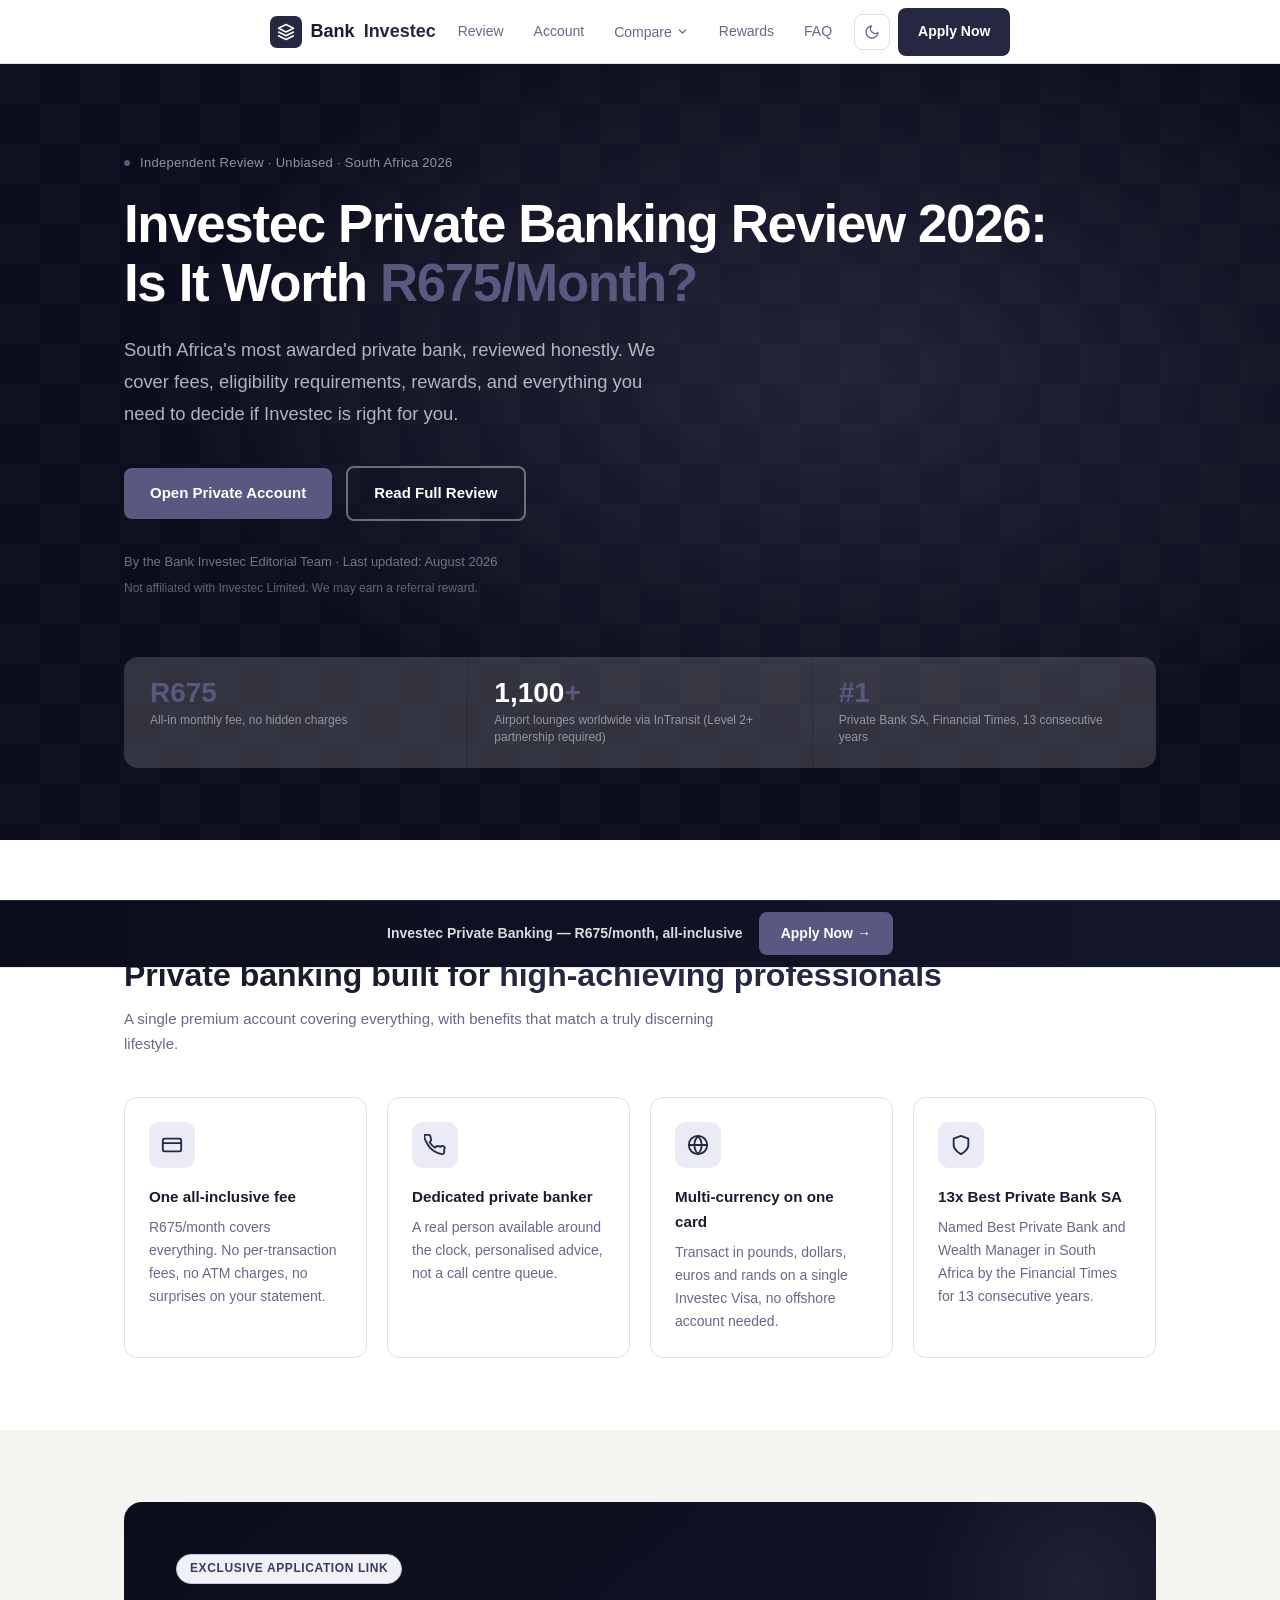
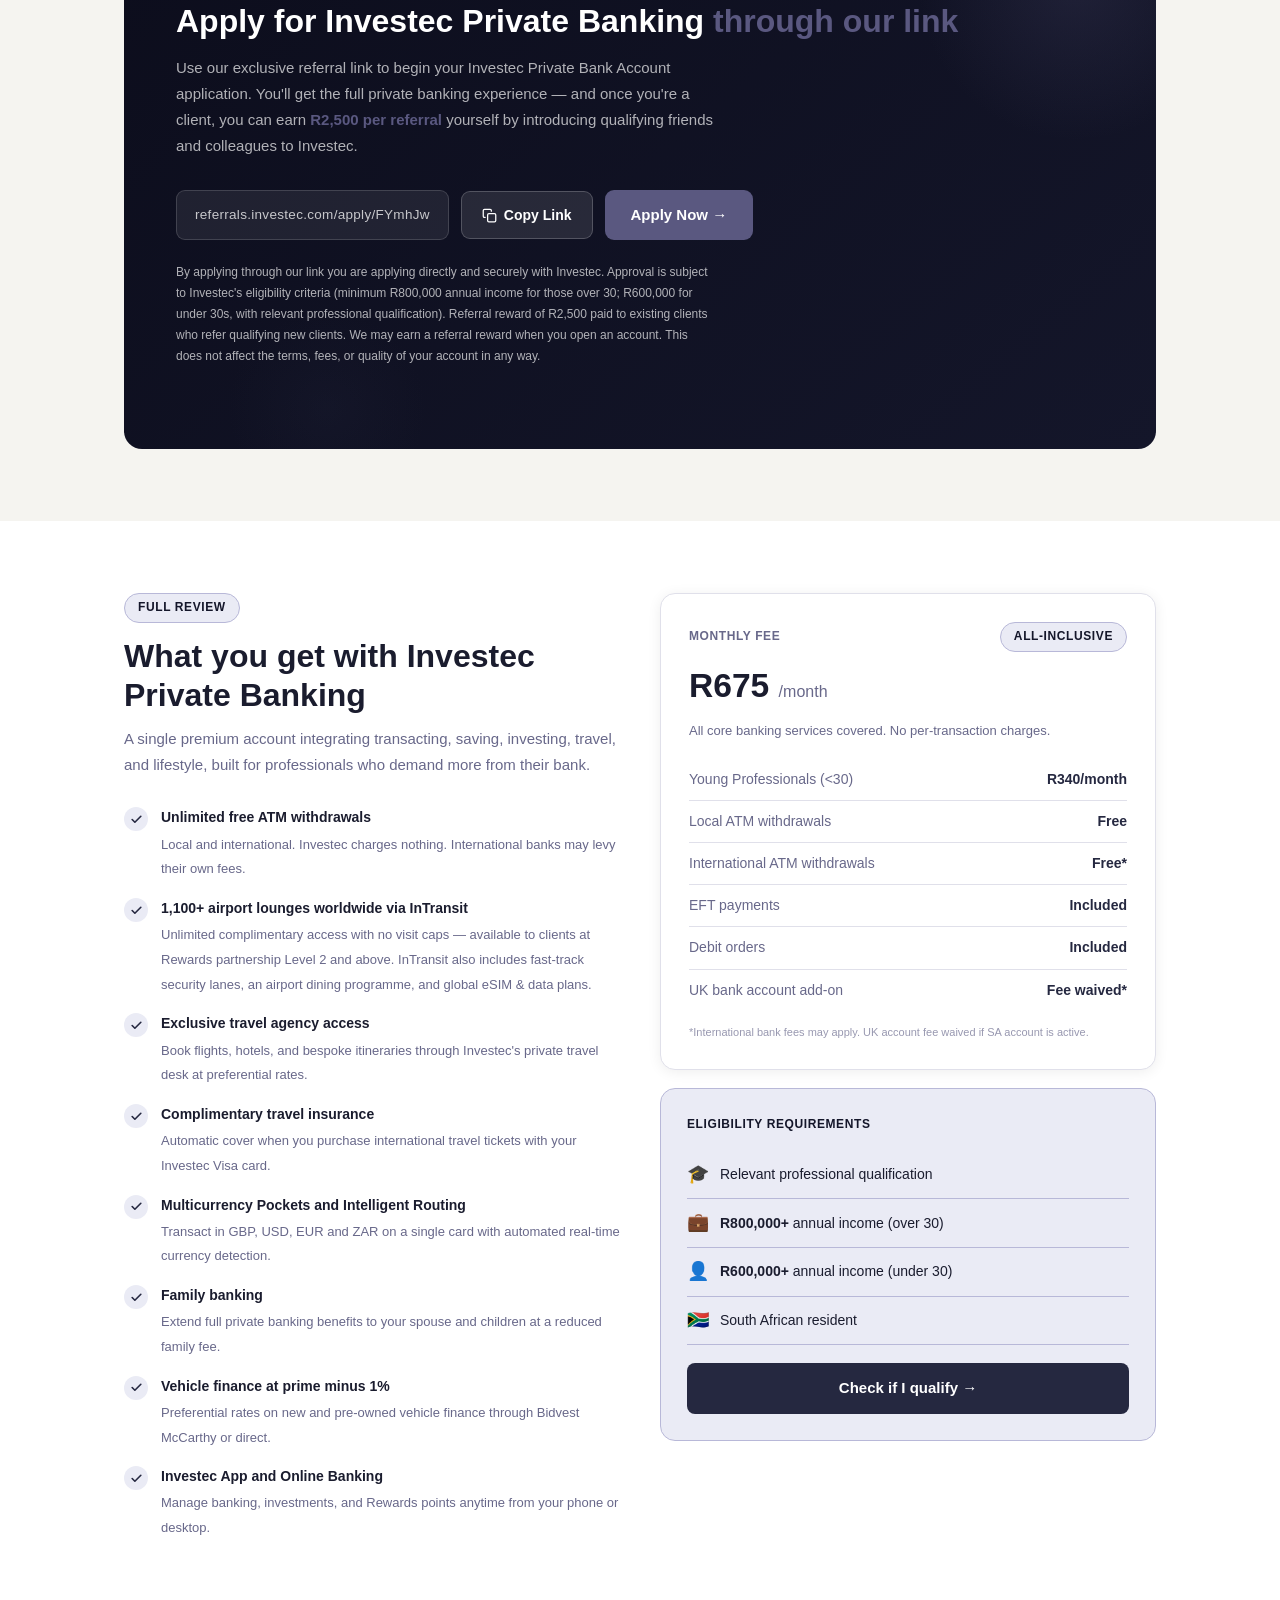
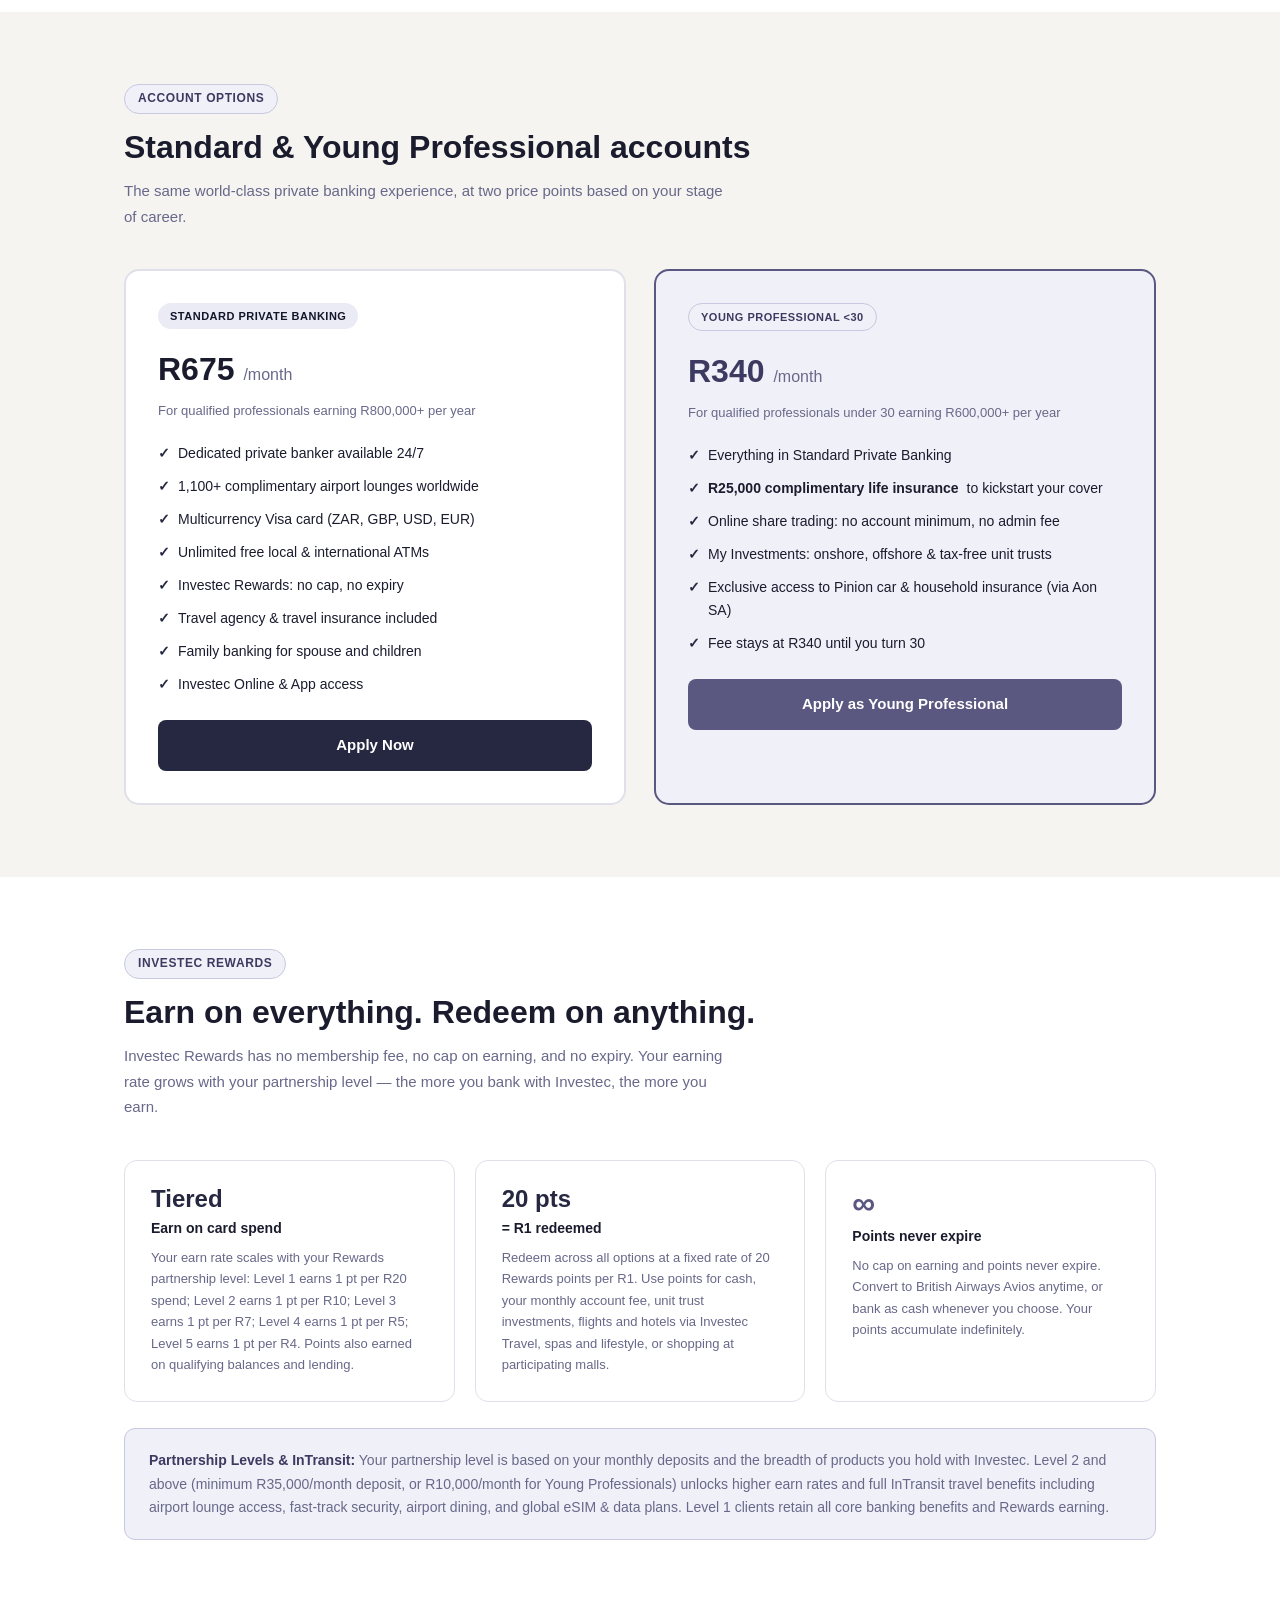
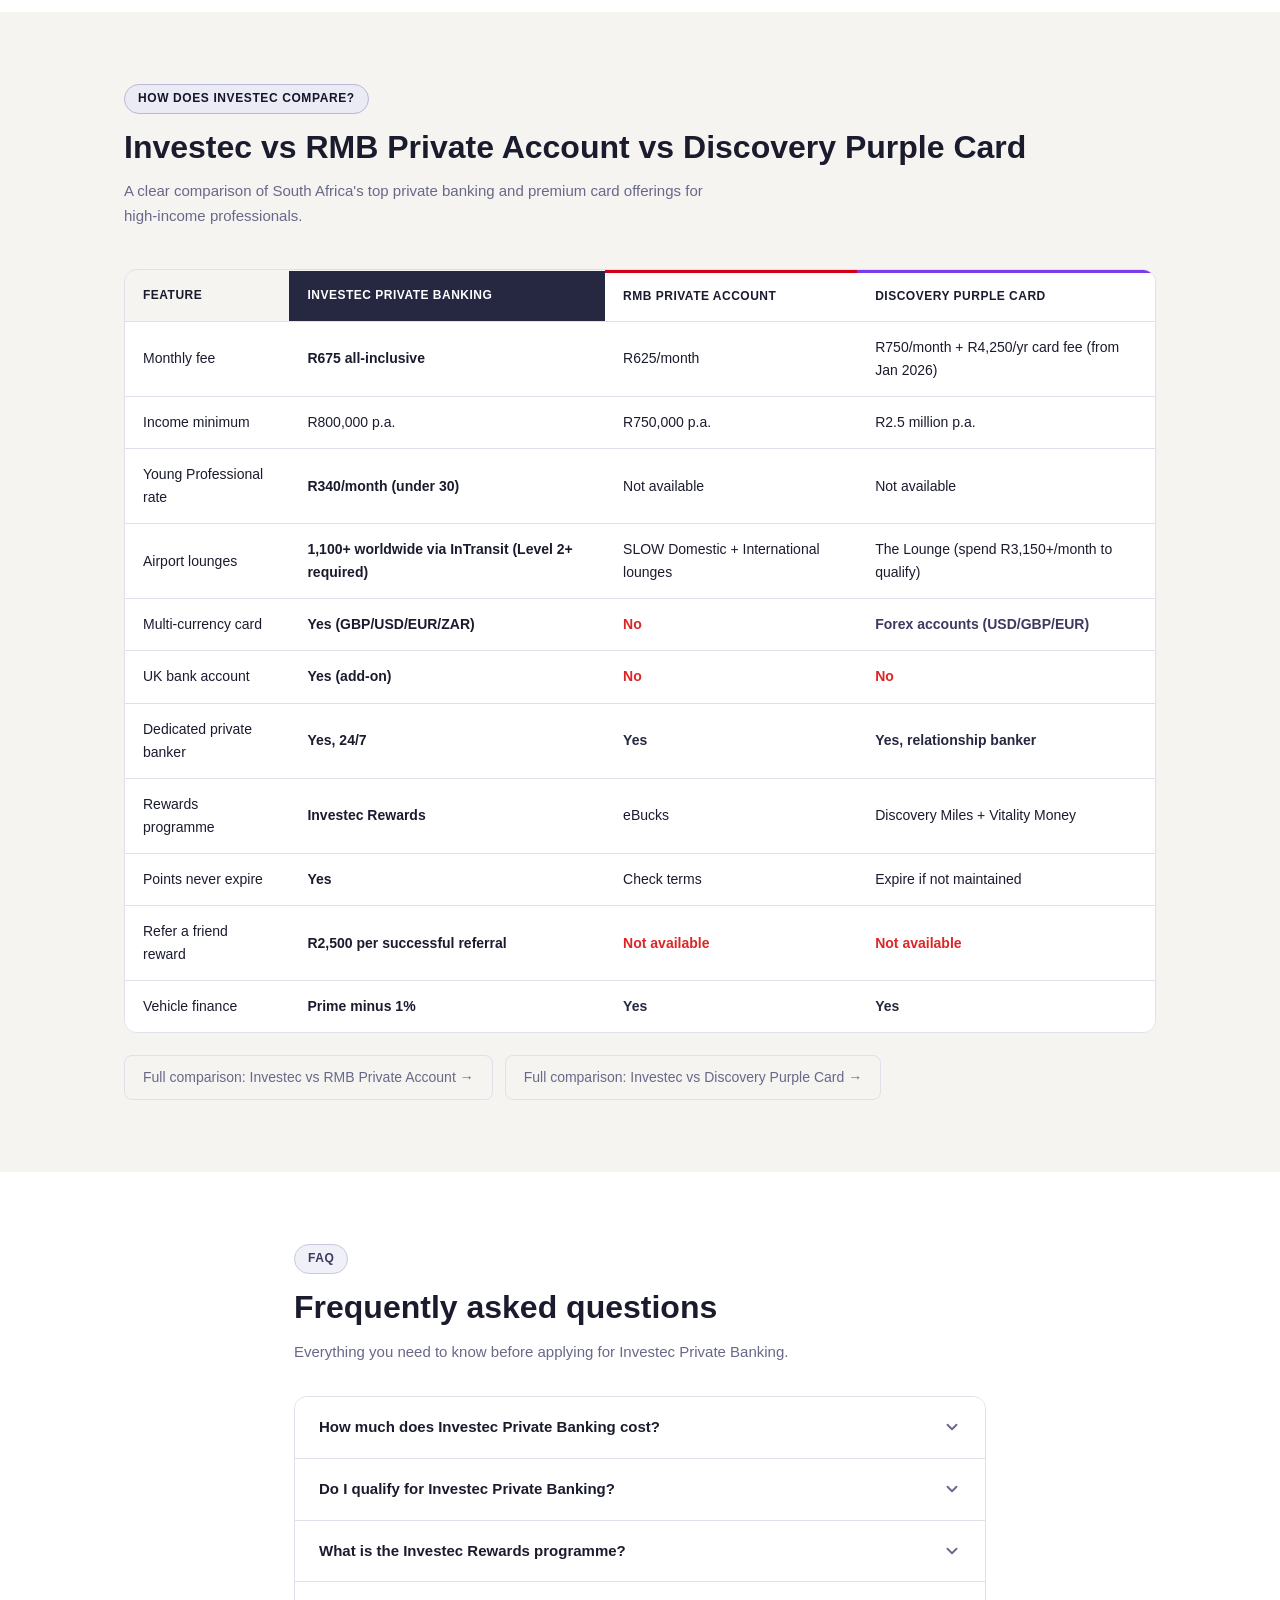
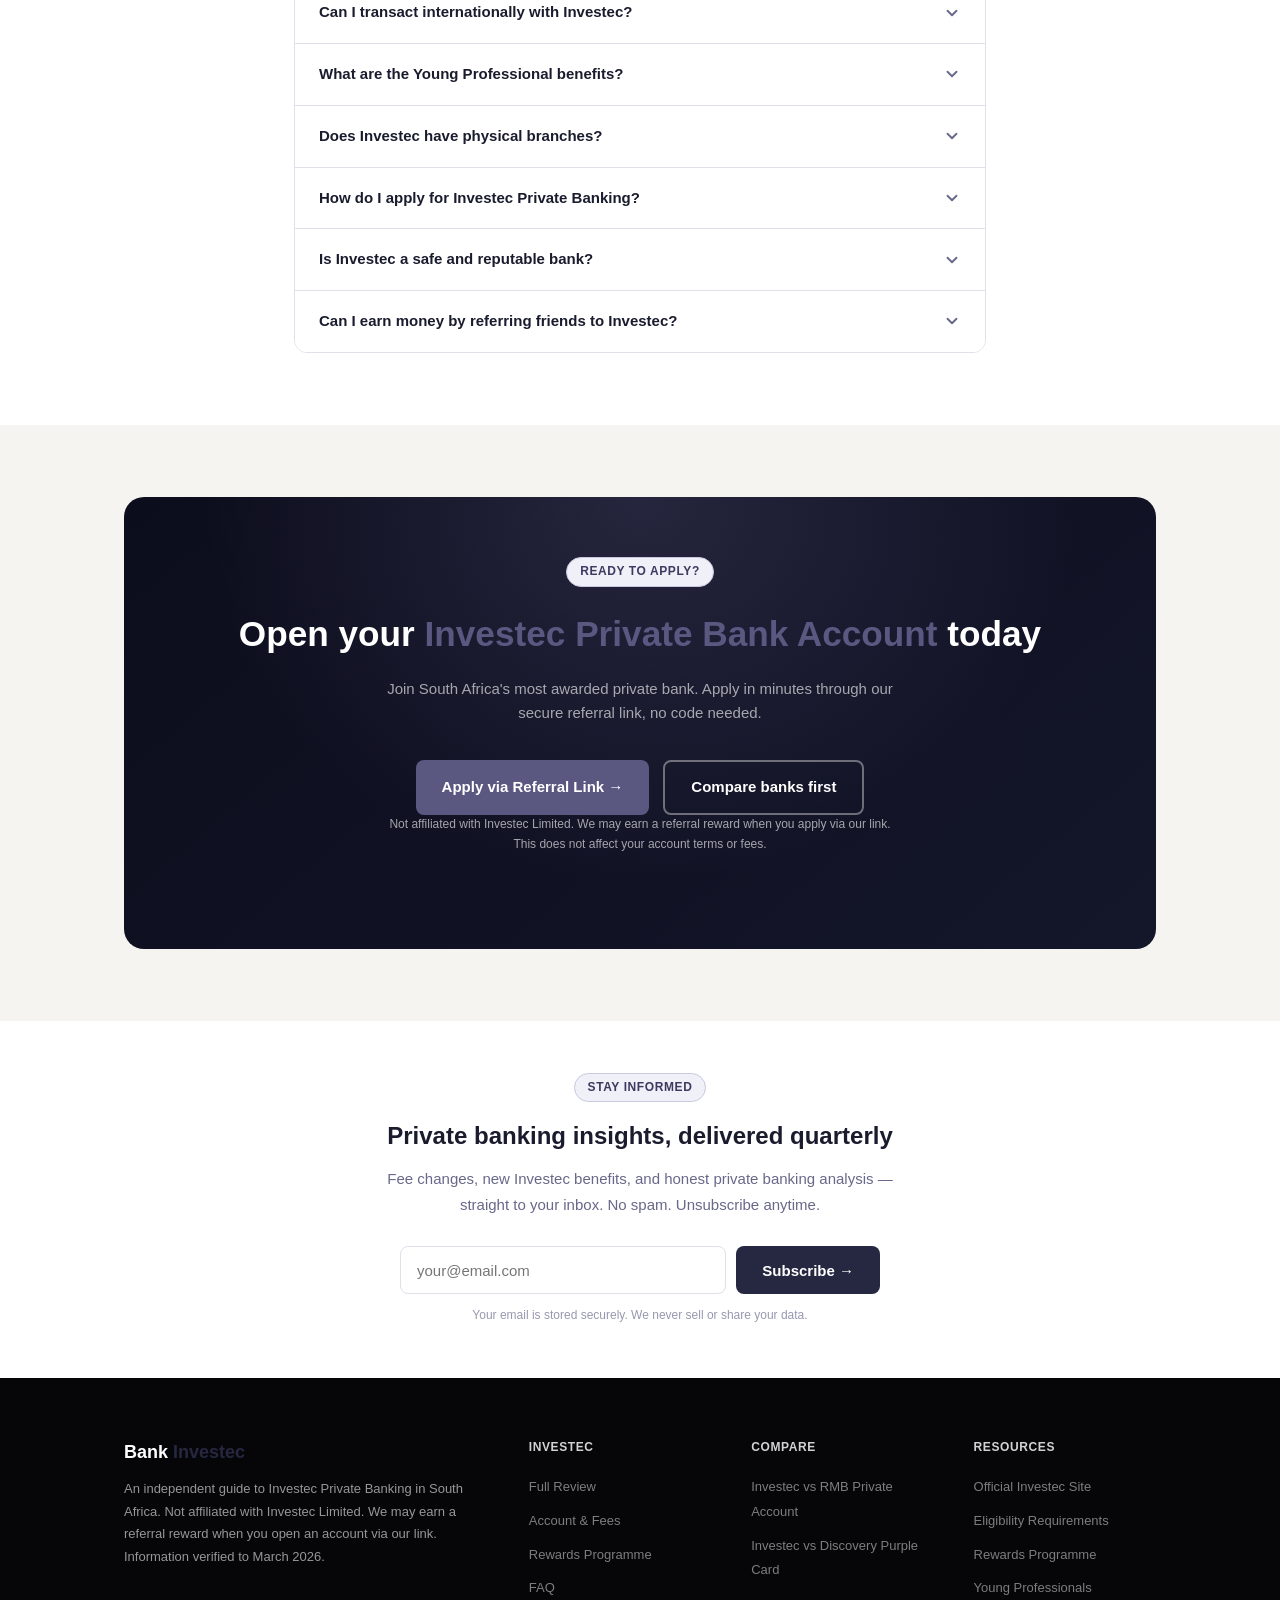
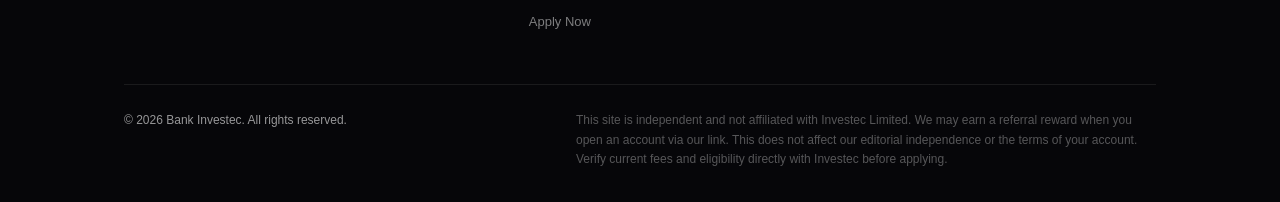
<file: index.html>
<!DOCTYPE html>
<html lang="en" data-theme="">
<head>
  <meta charset="UTF-8">
  <meta name="viewport" content="width=device-width, initial-scale=1.0">
  <meta http-equiv="Content-Security-Policy" content="default-src 'self'; script-src 'self' 'unsafe-inline' https://www.googletagmanager.com; style-src 'self' 'unsafe-inline' https://fonts.googleapis.com; font-src 'self' https://fonts.gstatic.com; connect-src 'self' https://script.google.com https://script.googleusercontent.com https://www.google-analytics.com https://analytics.google.com; img-src 'self' data: https:; frame-src 'none';">
  <meta name="referrer" content="strict-origin-when-cross-origin">
  <title>Investec Private Banking Review 2026 | Is It Worth It? | Bank Investec</title>
  <meta name="description" content="Full independent review of Investec Private Banking South Africa. Fees from R675/month, 1,100+ airport lounges, multicurrency card. See if you qualify and apply today.">
  <meta property="og:title" content="Investec Private Banking Review 2026 | Is It Worth It? | Bank Investec">
  <meta property="og:description" content="Full independent review of Investec Private Banking South Africa. Fees from R675/month, 1,100+ airport lounges, multicurrency card.">
  <meta property="og:type" content="website">
  <meta property="og:url" content="https://bankinvestec.co.za/">
  <meta name="twitter:card" content="summary_large_image">
  <meta name="twitter:title" content="Investec Private Banking Review 2026 | Bank Investec">
  <meta name="twitter:description" content="Full independent review of Investec Private Banking South Africa. Fees, eligibility, rewards explained.">
  <link rel="canonical" href="https://bankinvestec.co.za/">
  <link rel="preconnect" href="https://fonts.googleapis.com">
  <link rel="preconnect" href="https://fonts.gstatic.com" crossorigin>
  <link href="https://fonts.googleapis.com/css2?family=Inter:wght@300;400;500;600;700;800;900&display=swap" rel="stylesheet">
  <!-- Google tag (gtag.js) -->
  <script async src="https://www.googletagmanager.com/gtag/js?id=G-VRPT9VEJJD"></script>
  <script>
    window.dataLayer = window.dataLayer || [];
    function gtag(){dataLayer.push(arguments);}
    gtag('js', new Date());
    gtag('config', 'G-VRPT9VEJJD');
  </script>
  <script type="application/ld+json">
  {
    "@context": "https://schema.org",
    "@type": "WebSite",
    "name": "Bank Investec",
    "url": "https://bankinvestec.co.za/",
    "description": "Independent guide to Investec Private Banking in South Africa"
  }
  </script>
  <script type="application/ld+json">
  {
    "@context": "https://schema.org",
    "@type": "Organization",
    "name": "Bank Investec",
    "url": "https://bankinvestec.co.za/",
    "description": "Independent review and guide to Investec Private Banking South Africa",
    "sameAs": ["https://bankinvestec.co.za/"]
  }
  </script>
  <script type="application/ld+json">
  {
    "@context": "https://schema.org",
    "@type": "FAQPage",
    "mainEntity": [
      {"@type":"Question","name":"How much does Investec Private Banking cost?","acceptedAnswer":{"@type":"Answer","text":"Investec charges a single all-inclusive monthly fee of R675 (effective 1 August 2025). Young Professionals under 30 pay R340/month. This covers all core banking services with no separate transaction fees."}},
      {"@type":"Question","name":"Do I qualify for Investec Private Banking?","acceptedAnswer":{"@type":"Answer","text":"You generally need a relevant professional qualification and a minimum annual income of R800,000 (over 30) or R600,000 (under 30)."}}
    ]
  }
  </script>
  <style>
    :root {
      --accent:        #252840;
      --accent-dark:   #14162A;
      --accent-light:  #EAEBF5;
      --accent-border: #B8B8D8;
      --hero-bg:       #0C0D1C;
      --dark-bg:       #060609;
      --page-bg:       #F5F4F0;
      --white:         #FFFFFF;
      --text:          #1A1C2E;
      --text-muted:    #68688A;
      --text-light:    #9898B0;
      --border:        #E0E0EA;
      --gold:          #5A5880;
      --gold-dark:     #3C3A60;
      --gold-light:    #F0F0F8;
      --gold-border:   #C8C8E0;
      --nav-h:         64px;
      --card-bg:       #FFFFFF;
      --shadow:        rgba(0,0,0,0.07);
    }
    [data-theme="dark"] {
      --page-bg:       #0A0B16;
      --white:         #12131E;
      --card-bg:       #1A1B2C;
      --text:          #EDECF4;
      --text-muted:    #9898B8;
      --text-light:    #6A6A88;
      --border:        #242438;
      --accent-light:  #141528;
      --accent-border: #282A4A;
      --gold-light:    #181824;
      --gold-border:   #2C2C48;
      --shadow:        rgba(0,0,0,0.5);
    }
    *, *::before, *::after { box-sizing: border-box; margin: 0; padding: 0; }
    html { scroll-behavior: smooth; }
    body { font-family: 'Inter', sans-serif; font-size: 15px; color: var(--text); background: var(--page-bg); line-height: 1.65; transition: background .25s, color .25s; }
    a { color: inherit; text-decoration: none; }
    .container { max-width: 1080px; margin: 0 auto; padding: 0 24px; }
    .btn { display: inline-flex; align-items: center; gap: 8px; padding: 13px 26px; border-radius: 8px; font-weight: 700; font-size: 15px; cursor: pointer; transition: all .2s; border: none; font-family: inherit; min-height: 48px; touch-action: manipulation; }
    .btn-primary { background: var(--accent); color: #fff; }
    .btn-primary:hover { background: var(--accent-dark); transform: translateY(-1px); box-shadow: 0 4px 18px rgba(37,40,64,.35); }
    .btn-gold { background: var(--gold); color: #fff; }
    .btn-gold:hover { background: var(--gold-dark); transform: translateY(-1px); box-shadow: 0 4px 18px rgba(90,88,128,.4); }
    .btn-outline { background: transparent; color: #fff; border: 2px solid rgba(255,255,255,.38); }
    .btn-outline:hover { border-color: #fff; background: rgba(255,255,255,.09); }
    .section { padding: 72px 0; }
    .section-alt { background: var(--page-bg); }
    .section-white { background: var(--white); }
    .section-dark { background: var(--dark-bg); color: #fff; }
    .section-title { font-size: clamp(1.5rem, 3vw, 2rem); font-weight: 800; margin-bottom: 12px; line-height: 1.2; }
    .section-sub { color: var(--text-muted); max-width: 600px; margin-bottom: 40px; line-height: 1.7; }
    .badge { display: inline-block; padding: 4px 13px; border-radius: 20px; font-size: 12px; font-weight: 700; letter-spacing: .6px; text-transform: uppercase; }
    .badge-gold { background: var(--gold-light); color: var(--gold-dark); border: 1px solid var(--gold-border); }
    .badge-green { background: var(--accent-light); color: var(--accent-dark); border: 1px solid var(--accent-border); }

    /* Nav */
    .nav { position: sticky; top: 0; z-index: 100; background: var(--white); border-bottom: 1px solid var(--border); height: var(--nav-h); display: flex; align-items: center; transition: background .25s, border-color .25s; }
    [data-theme="dark"] .nav { background: #0C0D1C; border-color: rgba(255,255,255,0.07); }
    .nav-inner { display: flex; align-items: center; justify-content: space-between; width: 100%; gap: 8px; }
    .nav-logo { font-size: 18px; font-weight: 800; color: var(--text); display: flex; align-items: center; gap: 9px; flex-shrink: 0; }
    .logo-mark { width: 32px; height: 32px; background: var(--accent); border-radius: 7px; display: flex; align-items: center; justify-content: center; }
    .logo-mark svg { width: 18px; height: 18px; fill: none; stroke: #fff; stroke-width: 2; stroke-linecap: round; stroke-linejoin: round; }
    .nav-logo em { color: var(--accent); font-style: normal; }
    .nav-links { display: flex; align-items: center; gap: 2px; }
    .nav-links a { padding: 8px 14px; border-radius: 6px; font-size: 14px; font-weight: 500; color: var(--text-muted); transition: all .15s; min-height: 40px; display: flex; align-items: center; }
    .nav-links a:hover { color: var(--text); background: var(--accent-light); }
    .nav-dd { position: relative; }
    .nav-dd-btn { display: flex; align-items: center; gap: 4px; padding: 8px 14px; border-radius: 6px; font-size: 14px; font-weight: 500; color: var(--text-muted); cursor: pointer; background: none; border: none; font-family: inherit; transition: all .15s; min-height: 40px; }
    .nav-dd-btn:hover { color: var(--text); background: var(--accent-light); }
    .nav-dd-menu { display: none; position: absolute; top: calc(100% + 8px); left: 0; background: var(--card-bg); border: 1px solid var(--border); border-radius: 10px; padding: 6px; min-width: 240px; box-shadow: 0 8px 28px var(--shadow); z-index: 200; }
    .nav-dd-menu.open { display: block; }
    .nav-dd-menu a { display: block; padding: 10px 14px; border-radius: 6px; font-size: 14px; color: var(--text); transition: background .15s; min-height: 40px; display: flex; align-items: center; }
    .nav-dd-menu a:hover { background: var(--accent-light); color: var(--accent); }
    .nav-right { display: flex; align-items: center; gap: 8px; flex-shrink: 0; }
    .theme-toggle { width: 36px; height: 36px; border-radius: 8px; border: 1px solid var(--border); background: var(--card-bg); cursor: pointer; display: flex; align-items: center; justify-content: center; transition: all .2s; color: var(--text-muted); }
    .theme-toggle:hover { border-color: var(--accent); color: var(--accent); background: var(--accent-light); }
    .theme-toggle svg { width: 16px; height: 16px; stroke: currentColor; fill: none; stroke-width: 2; stroke-linecap: round; stroke-linejoin: round; }
    .hamburger { display: none; background: none; border: none; cursor: pointer; padding: 8px; min-width: 40px; min-height: 48px; align-items: center; justify-content: center; flex-direction: column; gap: 5px; }
    .hamburger span { display: block; width: 22px; height: 2px; background: var(--text); transition: all .2s; border-radius: 2px; }
    [data-theme="dark"] .hamburger span { background: #fff; }
    .m-nav { display: none; position: fixed; top: var(--nav-h); left: 0; right: 0; bottom: 0; background: var(--white); overflow-y: auto; z-index: 99; padding: 16px; transition: background .25s; }
    [data-theme="dark"] .m-nav { background: #0C0D1C; }
    .m-nav a, .m-nav-sub-btn { display: flex; align-items: center; padding: 13px 16px; border-radius: 8px; font-size: 16px; font-weight: 500; color: var(--text); transition: background .15s; border: none; background: none; font-family: inherit; width: 100%; text-align: left; cursor: pointer; min-height: 48px; }
    .m-nav a:hover, .m-nav-sub-btn:hover { background: var(--accent-light); }
    .m-nav-sub { display: none; padding-left: 14px; }
    .m-nav-sub a { font-size: 15px; padding: 10px 16px; }
    .m-nav-cta { display: block; margin-top: 16px; text-align: center; background: var(--accent); color: #fff !important; padding: 15px; border-radius: 10px; font-weight: 700; min-height: 52px; }

    /* Hero */
    .hero { background: var(--hero-bg); background-image: radial-gradient(ellipse at 65% 40%, rgba(90,88,128,.28) 0%, transparent 58%); padding: 88px 0 72px; color: #fff; position: relative; overflow: hidden; }
    .hero::after { content: ''; position: absolute; inset: 0; background: url("data:image/svg+xml,%3Csvg width='80' height='80' viewBox='0 0 80 80' xmlns='http://www.w3.org/2000/svg'%3E%3Cg fill='%23ffffff' fill-opacity='0.015'%3E%3Cpath d='M0 0h40v40H0zm40 40h40v40H40z'/%3E%3C/g%3E%3C/svg%3E"); pointer-events: none; }
    .hero-inner { position: relative; z-index: 1; }
    .hero-eyebrow { display: flex; align-items: center; gap: 10px; margin-bottom: 22px; font-size: 13px; color: rgba(255,255,255,.55); letter-spacing: .3px; }
    .hero-dot { width: 6px; height: 6px; border-radius: 50%; background: var(--gold); flex-shrink: 0; }
    .hero h1 { font-size: clamp(2rem, 5.5vw, 3.3rem); font-weight: 900; line-height: 1.1; margin-bottom: 22px; letter-spacing: -.025em; }
    .hero h1 em { color: var(--gold); font-style: normal; }
    .hero-sub { font-size: clamp(1rem, 2vw, 1.15rem); color: rgba(255,255,255,.68); max-width: 560px; margin-bottom: 36px; line-height: 1.75; }
    .hero-actions { display: flex; align-items: center; gap: 14px; flex-wrap: wrap; margin-bottom: 30px; }
    .hero-meta { font-size: 13px; color: rgba(255,255,255,.42); }
    .hero-disc { margin-top: 7px; font-size: 12px; color: rgba(255,255,255,.35); }
    .hero-stats { display: grid; grid-template-columns: repeat(3, 1fr); gap: 1px; background: rgba(255,255,255,.1); border-radius: 14px; overflow: hidden; margin-top: 58px; }
    .hero-stat { background: rgba(255,255,255,.055); padding: 22px 26px; }
    .stat-num { font-size: 1.75rem; font-weight: 900; color: #fff; line-height: 1; }
    .stat-num em { color: var(--gold); font-style: normal; }
    .stat-label { font-size: 12px; color: rgba(255,255,255,.48); margin-top: 5px; line-height: 1.4; }

    /* Why Cards */
    .why-grid { display: grid; grid-template-columns: repeat(4, 1fr); gap: 20px; }
    .why-card { background: var(--card-bg); border: 1px solid var(--border); border-radius: 13px; padding: 24px; transition: box-shadow .2s, transform .2s; }
    .why-card:hover { box-shadow: 0 6px 24px var(--shadow); transform: translateY(-2px); }
    .why-icon { width: 46px; height: 46px; background: var(--accent-light); border-radius: 11px; display: flex; align-items: center; justify-content: center; margin-bottom: 16px; }
    .why-icon svg { width: 22px; height: 22px; stroke: var(--accent); fill: none; stroke-width: 2; stroke-linecap: round; stroke-linejoin: round; }
    .why-card h3 { font-size: 0.95rem; font-weight: 700; margin-bottom: 7px; }
    .why-card p { font-size: 14px; color: var(--text-muted); line-height: 1.65; }

    /* Referral Box */
    .ref-box { background: linear-gradient(140deg, #0C0D1C 0%, #14162A 100%); border-radius: 18px; padding: 52px; color: #fff; position: relative; overflow: hidden; }
    .ref-box::before { content: ''; position: absolute; top: -80px; right: -80px; width: 320px; height: 320px; background: radial-gradient(circle, rgba(90,88,128,.20) 0%, transparent 70%); pointer-events: none; }
    .ref-box::after { content: ''; position: absolute; bottom: -60px; left: 10%; width: 200px; height: 200px; background: radial-gradient(circle, rgba(37,40,64,.18) 0%, transparent 70%); pointer-events: none; }
    .ref-inner { position: relative; z-index: 1; }
    .ref-box h2 { font-size: clamp(1.5rem, 3vw, 2rem); font-weight: 800; margin-bottom: 14px; line-height: 1.2; }
    .ref-box h2 em { color: var(--gold); font-style: normal; }
    .ref-box > .ref-inner > p { color: rgba(255,255,255,.68); max-width: 540px; margin-bottom: 30px; line-height: 1.75; }
    .ref-row { display: flex; align-items: center; gap: 12px; flex-wrap: wrap; }
    .ref-url { background: rgba(255,255,255,.08); border: 1px solid rgba(255,255,255,.15); border-radius: 9px; padding: 13px 18px; font-size: 13.5px; color: rgba(255,255,255,.75); letter-spacing: .3px; white-space: nowrap; overflow: hidden; text-overflow: ellipsis; max-width: 300px; }
    .ref-copy { display: inline-flex; align-items: center; gap: 7px; padding: 13px 20px; background: rgba(255,255,255,.1); border: 1px solid rgba(255,255,255,.2); border-radius: 9px; color: #fff; font-size: 14px; font-weight: 600; cursor: pointer; transition: all .2s; font-family: inherit; min-height: 48px; }
    .ref-copy:hover { background: rgba(255,255,255,.18); }
    .ref-apply { display: inline-flex; align-items: center; gap: 8px; padding: 13px 26px; background: var(--gold); border-radius: 9px; color: #fff; font-size: 15px; font-weight: 700; cursor: pointer; transition: all .2s; min-height: 48px; }
    .ref-apply:hover { background: var(--gold-dark); transform: translateY(-1px); box-shadow: 0 5px 18px rgba(184,146,42,.45); }
    .ref-fine { margin-top: 22px; font-size: 12px; color: rgba(255,255,255,.37); line-height: 1.7; max-width: 680px; }
    .toast { position: fixed; bottom: 24px; left: 50%; transform: translateX(-50%) translateY(10px); background: var(--accent); color: #fff; padding: 12px 26px; border-radius: 9px; font-weight: 600; font-size: 14px; opacity: 0; transition: all .3s; pointer-events: none; z-index: 1000; }
    .toast.show { opacity: 1; transform: translateX(-50%) translateY(0); }

    /* Features */
    .features-grid { display: grid; grid-template-columns: 1fr 1fr; gap: 40px; align-items: start; }
    .feat-list { display: flex; flex-direction: column; gap: 16px; }
    .feat-item { display: flex; align-items: flex-start; gap: 13px; }
    .feat-check { width: 24px; height: 24px; background: var(--accent-light); border-radius: 50%; display: flex; align-items: center; justify-content: center; flex-shrink: 0; margin-top: 1px; }
    .feat-check svg { width: 13px; height: 13px; stroke: var(--accent); fill: none; stroke-width: 3; stroke-linecap: round; stroke-linejoin: round; }
    .feat-text strong { display: block; font-size: 14px; font-weight: 700; margin-bottom: 2px; }
    .feat-text span { font-size: 13px; color: var(--text-muted); line-height: 1.6; }
    .aside-stack { display: flex; flex-direction: column; gap: 18px; }
    .fee-card { background: var(--card-bg); border: 1px solid var(--border); border-radius: 15px; padding: 28px; box-shadow: 0 2px 14px var(--shadow); }
    .fee-header { display: flex; align-items: center; justify-content: space-between; margin-bottom: 6px; }
    .fee-label { font-size: 12px; font-weight: 700; text-transform: uppercase; letter-spacing: .6px; color: var(--text-muted); }
    .fee-amount { font-size: 2.1rem; font-weight: 900; margin-bottom: 6px; }
    .fee-amount span { font-size: 1rem; font-weight: 500; color: var(--text-muted); }
    .fee-note { font-size: 13px; color: var(--text-muted); margin-bottom: 18px; }
    .fee-rows { display: flex; flex-direction: column; }
    .fee-row { display: flex; justify-content: space-between; font-size: 14px; padding: 9px 0; border-bottom: 1px solid var(--border); }
    .fee-row:last-child { border-bottom: none; }
    .fee-row-label { color: var(--text-muted); }
    .fee-val-good { color: var(--accent); font-weight: 600; }
    .fee-asterisk { font-size: 11px; color: var(--text-light); margin-top: 12px; }
    .elig-card { background: linear-gradient(135deg, var(--accent-light), var(--accent-light)); border: 1px solid var(--accent-border); border-radius: 15px; padding: 26px; }
    .elig-card h4 { font-size: 12px; font-weight: 700; text-transform: uppercase; letter-spacing: .6px; color: var(--accent-dark); margin-bottom: 16px; }
    .elig-row { display: flex; align-items: center; gap: 11px; font-size: 14px; padding: 9px 0; border-bottom: 1px solid var(--accent-border); }
    .elig-row:last-child { border-bottom: none; }
    .elig-icon { font-size: 18px; }

    /* Rewards */
    .rewards-grid { display: grid; grid-template-columns: repeat(3, 1fr); gap: 20px; }
    .rew-card { background: var(--card-bg); border: 1px solid var(--border); border-radius: 13px; padding: 26px; }
    .rew-num { font-size: 2rem; font-weight: 900; color: var(--accent); margin-bottom: 6px; line-height: 1; }
    .rew-num em { color: var(--gold); font-style: normal; }
    .rew-label { font-size: 14px; font-weight: 700; margin-bottom: 7px; }
    .rew-desc { font-size: 13px; color: var(--text-muted); line-height: 1.65; }
    .rewards-note { margin-top: 26px; padding: 20px 24px; background: var(--gold-light); border: 1px solid var(--gold-border); border-radius: 11px; font-size: 14px; }

    /* Comparison */
    .table-wrap { overflow-x: auto; border-radius: 13px; border: 1px solid var(--border); }
    .cmp-table { width: 100%; border-collapse: collapse; font-size: 14px; }
    .cmp-table th, .cmp-table td { padding: 14px 18px; text-align: left; border-bottom: 1px solid var(--border); }
    .cmp-table thead th { font-size: 12px; font-weight: 700; text-transform: uppercase; letter-spacing: .5px; background: var(--page-bg); white-space: nowrap; color: var(--text); }
    .cmp-table thead th.col-inv { background: var(--accent); color: #fff; }
    .cmp-table thead th.col-rmb { background: var(--card-bg); color: var(--text); border-top: 3px solid #D4001A; }
    .cmp-table thead th.col-disc { background: var(--card-bg); color: var(--text); border-top: 3px solid #7C3AED; }
    .cmp-table tbody tr:last-child td { border-bottom: none; }
    .cmp-table tbody tr:hover { background: var(--accent-light); }
    .cmp-table tbody td { background: var(--card-bg); color: var(--text); }
    .cmp-table tbody tr:hover td { background: var(--accent-light); }
    .val-good { color: var(--accent); font-weight: 600; }
    .chk-yes { color: var(--accent); font-weight: 700; }
    .chk-no { color: #DC2626; font-weight: 700; }
    .chk-part { color: var(--gold-dark); font-weight: 600; }
    .cmp-links { display: flex; gap: 12px; margin-top: 22px; flex-wrap: wrap; }
    .cmp-link { display: inline-flex; align-items: center; gap: 6px; padding: 10px 18px; border: 1px solid var(--border); border-radius: 8px; font-size: 14px; font-weight: 500; color: var(--text-muted); transition: all .2s; min-height: 44px; }
    .cmp-link:hover { border-color: var(--accent); color: var(--accent); background: var(--accent-light); }

    /* Young Professional */
    .yp-grid { display: grid; grid-template-columns: 1fr 1fr; gap: 28px; }
    .yp-card { background: var(--card-bg); border: 2px solid var(--border); border-radius: 15px; padding: 32px; }
    .yp-card.featured { border-color: var(--gold); background: var(--gold-light); }
    .yp-tag { display: inline-block; padding: 4px 12px; border-radius: 20px; font-size: 11px; font-weight: 700; letter-spacing: .5px; text-transform: uppercase; margin-bottom: 14px; }
    .yp-tag.standard { background: var(--accent-light); color: var(--accent-dark); }
    .yp-tag.young { background: var(--gold-light); color: var(--gold-dark); border: 1px solid var(--gold-border); }
    .yp-fee { font-size: 2rem; font-weight: 900; margin-bottom: 4px; }
    .yp-fee span { font-size: 1rem; font-weight: 500; color: var(--text-muted); }
    .yp-income { font-size: 13px; color: var(--text-muted); margin-bottom: 20px; }
    .yp-list { display: flex; flex-direction: column; gap: 10px; }
    .yp-item { display: flex; align-items: flex-start; gap: 8px; font-size: 14px; }
    .yp-item::before { content: '✓'; color: var(--accent); font-weight: 700; flex-shrink: 0; }

    /* FAQ */
    .faq-list { display: flex; flex-direction: column; border-radius: 13px; overflow: hidden; border: 1px solid var(--border); }
    .faq-item { border-bottom: 1px solid var(--border); }
    .faq-item:last-child { border-bottom: none; }
    .faq-q { display: flex; justify-content: space-between; align-items: center; padding: 18px 24px; cursor: pointer; font-weight: 600; font-size: 15px; background: var(--card-bg); transition: background .15s; gap: 14px; min-height: 60px; }
    .faq-q:hover { background: var(--accent-light); }
    .faq-chev { flex-shrink: 0; transition: transform .2s; stroke: var(--text-muted); }
    .faq-item.open .faq-chev { transform: rotate(180deg); }
    .faq-a { display: none; padding: 0 24px 20px; font-size: 14px; color: var(--text-muted); line-height: 1.8; background: var(--card-bg); }
    .faq-item.open .faq-a { display: block; }

    /* Newsletter */
    .nl-form { display: flex; gap: 10px; max-width: 460px; margin: 0 auto; }
    .nl-input { flex: 1; padding: 13px 16px; border: 1px solid var(--border); border-radius: 8px; font-family: inherit; font-size: 15px; color: var(--text); background: var(--card-bg); outline: none; transition: border-color .2s; min-height: 48px; }
    .nl-input:focus { border-color: var(--accent); }
    .nl-note { margin-top: 10px; font-size: 13px; color: var(--text-light); text-align: center; }

    /* CTA Box */
    .cta-box { background: linear-gradient(140deg, #0C0D1C 0%, #14162A 100%); border-radius: 20px; padding: 60px; text-align: center; color: #fff; position: relative; overflow: hidden; }
    .cta-box::before { content: ''; position: absolute; inset: 0; background: radial-gradient(ellipse at 50% 0%, rgba(90,88,128,.3) 0%, transparent 60%); }
    .cta-inner { position: relative; z-index: 1; }
    .cta-box h2 { font-size: clamp(1.6rem, 3.5vw, 2.2rem); font-weight: 800; margin-bottom: 14px; }
    .cta-box h2 em { color: var(--gold); font-style: normal; }
    .cta-box p { color: rgba(255,255,255,.62); max-width: 520px; margin: 0 auto 34px; }
    .cta-actions { display: flex; justify-content: center; gap: 14px; flex-wrap: wrap; }
    .cta-disc { margin-top: 22px; font-size: 12px; color: rgba(255,255,255,.32); }

    /* Footer */
    .footer { background: var(--dark-bg); color: rgba(255,255,255,.58); padding: 60px 0 32px; }
    .footer-grid { display: grid; grid-template-columns: 2fr 1fr 1fr 1fr; gap: 40px; margin-bottom: 50px; }
    .footer-brand { font-size: 18px; font-weight: 800; color: #fff; margin-bottom: 10px; }
    .footer-brand em { color: var(--accent); font-style: normal; }
    .footer-desc { font-size: 13px; line-height: 1.75; }
    .footer-col h4 { font-size: 12px; font-weight: 700; text-transform: uppercase; letter-spacing: .6px; color: rgba(255,255,255,.82); margin-bottom: 16px; }
    .footer-col ul { list-style: none; display: flex; flex-direction: column; gap: 9px; }
    .footer-col ul a { font-size: 13px; color: rgba(255,255,255,.48); transition: color .15s; }
    .footer-col ul a:hover { color: var(--accent); }
    .footer-bottom { border-top: 1px solid rgba(255,255,255,.08); padding-top: 26px; display: flex; justify-content: space-between; align-items: flex-start; gap: 20px; flex-wrap: wrap; }
    .footer-copy { font-size: 12px; }
    .footer-legal { font-size: 12px; color: rgba(255,255,255,.32); max-width: 580px; line-height: 1.65; }

    /* Sticky apply bar */
    .sticky-apply { position: fixed; bottom: 0; left: 0; right: 0; background: linear-gradient(90deg, #0C0D1C, #14162A); padding: 12px 24px; z-index: 300; transform: translateY(100%); transition: transform .35s ease; }
    .sticky-apply.visible { transform: translateY(0); }

    /* Responsive */
    @media (max-width: 860px) {
      .features-grid { grid-template-columns: 1fr; }
      .yp-grid { grid-template-columns: 1fr; }
      .footer-grid { grid-template-columns: 1fr 1fr; }
    }
    @media (max-width: 768px) {
      .why-grid { grid-template-columns: 1fr 1fr; }
      .rewards-grid { grid-template-columns: 1fr 1fr; }
      .hero-stats { grid-template-columns: 1fr; }
      .ref-box { padding: 34px 24px; }
      .cta-box { padding: 44px 24px; }
    }
    @media (max-width: 600px) {
      .nav-links { display: none; }
      .hamburger { display: flex; }
      .why-grid { grid-template-columns: 1fr; }
      .rewards-grid { grid-template-columns: 1fr; }
      .footer-grid { grid-template-columns: 1fr; }
      .section { padding: 48px 0; }
      .nl-form { flex-direction: column; }
      .hero-actions { flex-direction: column; align-items: flex-start; }
      .ref-row { flex-direction: column; align-items: flex-start; }
      .hero { padding: 56px 0 48px; }
      .nav-right .btn { display: none; }
    }
  </style>
</head>
<body>

<!-- Navigation -->
<nav class="nav">
  <div class="container">
    <div class="nav-inner">
      <a href="/" class="nav-logo">
        <div class="logo-mark">
          <svg viewBox="0 0 24 24"><path d="M12 2L2 7l10 5 10-5-10-5M2 17l10 5 10-5M2 12l10 5 10-5"/></svg>
        </div>
        Bank <em>Investec</em>
      </a>
      <div class="nav-links">
        <a href="#review">Review</a>
        <a href="#features">Account</a>
        <div class="nav-dd">
          <button class="nav-dd-btn" onclick="toggleDropdown(event,'ddMenu')" aria-haspopup="true" aria-expanded="false">Compare <svg width="13" height="13" viewBox="0 0 24 24" fill="none" stroke="currentColor" stroke-width="2.5" stroke-linecap="round" stroke-linejoin="round"><polyline points="6 9 12 15 18 9"/></svg></button>
          <div class="nav-dd-menu" id="ddMenu" role="menu">
            <a href="investec/vs-rmb.html">Investec vs RMB Private Account</a>
            <a href="investec/vs-discovery.html">Investec vs Discovery Purple Card</a>
          </div>
        </div>
        <a href="#rewards">Rewards</a>
        <a href="#faq">FAQ</a>
      </div>
      <div class="nav-right">
        <button class="theme-toggle" id="themeToggle" aria-label="Toggle dark mode" onclick="toggleTheme()">
          <svg id="moonIcon" viewBox="0 0 24 24"><path d="M21 12.79A9 9 0 1111.21 3 7 7 0 0021 12.79z"/></svg>
          <svg id="sunIcon" viewBox="0 0 24 24" style="display:none"><circle cx="12" cy="12" r="5"/><line x1="12" y1="1" x2="12" y2="3"/><line x1="12" y1="21" x2="12" y2="23"/><line x1="4.22" y1="4.22" x2="5.64" y2="5.64"/><line x1="18.36" y1="18.36" x2="19.78" y2="19.78"/><line x1="1" y1="12" x2="3" y2="12"/><line x1="21" y1="12" x2="23" y2="12"/><line x1="4.22" y1="19.78" x2="5.64" y2="18.36"/><line x1="18.36" y1="5.64" x2="19.78" y2="4.22"/></svg>
        </button>
        <a href="https://referrals.investec.com/apply/FYmhJw" target="_blank" rel="noopener" class="btn btn-primary" style="font-size:14px;padding:9px 20px;" onclick="trackApply()">Apply Now</a>
        <button class="hamburger" onclick="toggleNav()" aria-label="Menu">
          <span></span><span></span><span></span>
        </button>
      </div>
    </div>
  </div>
</nav>

<!-- Mobile nav -->
<div class="m-nav" id="mNav">
  <a href="#review" onclick="closeNav()">Review</a>
  <a href="#features" onclick="closeNav()">Account &amp; Fees</a>
  <button class="m-nav-sub-btn" onclick="toggleSub()">Compare &#9662;</button>
  <div class="m-nav-sub" id="mSub">
    <a href="investec/vs-rmb.html">Investec vs RMB Private Account</a>
    <a href="investec/vs-discovery.html">Investec vs Discovery Purple Card</a>
  </div>
  <a href="#rewards" onclick="closeNav()">Rewards</a>
  <a href="#faq" onclick="closeNav()">FAQ</a>
  <a href="https://referrals.investec.com/apply/FYmhJw" class="m-nav-cta" target="_blank" rel="noopener" onclick="trackApply()">Apply for Private Banking</a>
</div>

<!-- Hero -->
<section class="hero" id="review">
  <div class="container">
    <div class="hero-inner">
      <div class="hero-eyebrow">
        <div class="hero-dot"></div>
        Independent Review &middot; Unbiased &middot; South Africa 2026
      </div>
      <h1>Investec Private Banking Review 2026:<br>Is It Worth <em>R675/Month?</em></h1>
      <p class="hero-sub">South Africa's most awarded private bank, reviewed honestly. We cover fees, eligibility requirements, rewards, and everything you need to decide if Investec is right for you.</p>
      <div class="hero-actions">
        <a href="https://referrals.investec.com/apply/FYmhJw" target="_blank" rel="noopener" class="btn btn-gold" onclick="trackApply()">Open Private Account</a>
        <a href="#features" class="btn btn-outline">Read Full Review</a>
      </div>
      <div class="hero-meta">By the Bank Investec Editorial Team &middot; Last updated: August 2026</div>
      <div class="hero-disc">Not affiliated with Investec Limited. We may earn a referral reward.</div>
      <div class="hero-stats">
        <div class="hero-stat">
          <div class="stat-num"><em>R675</em></div>
          <div class="stat-label">All-in monthly fee, no hidden charges</div>
        </div>
        <div class="hero-stat">
          <div class="stat-num">1,100<em>+</em></div>
          <div class="stat-label">Airport lounges worldwide via InTransit (Level 2+ partnership required)</div>
        </div>
        <div class="hero-stat">
          <div class="stat-num"><em>#1</em></div>
          <div class="stat-label">Private Bank SA, Financial Times, 13 consecutive years</div>
        </div>
      </div>
    </div>
  </div>
</section>

<!-- Why Investec -->
<section class="section section-white">
  <div class="container">
    <div class="badge badge-gold" style="margin-bottom:14px;">Why Investec?</div>
    <h2 class="section-title">Private banking built for <span style="color:var(--accent);">high-achieving professionals</span></h2>
    <p class="section-sub">A single premium account covering everything, with benefits that match a truly discerning lifestyle.</p>
    <div class="why-grid">
      <div class="why-card">
        <div class="why-icon">
          <svg viewBox="0 0 24 24"><rect x="2" y="5" width="20" height="14" rx="2"/><line x1="2" y1="10" x2="22" y2="10"/></svg>
        </div>
        <h3>One all-inclusive fee</h3>
        <p>R675/month covers everything. No per-transaction fees, no ATM charges, no surprises on your statement.</p>
      </div>
      <div class="why-card">
        <div class="why-icon">
          <svg viewBox="0 0 24 24"><path d="M22 16.92v3a2 2 0 01-2.18 2 19.79 19.79 0 01-8.63-3.07A19.5 19.5 0 013.07 9.81a19.79 19.79 0 01-3.07-8.64A2 2 0 012 1h3a2 2 0 012 1.72c.127.96.361 1.903.7 2.81a2 2 0 01-.45 2.11L6.09 8.91a16 16 0 006 6l1.27-1.27a2 2 0 012.11-.45c.907.339 1.85.573 2.81.7A2 2 0 0122 16.92z"/></svg>
        </div>
        <h3>Dedicated private banker</h3>
        <p>A real person available around the clock, personalised advice, not a call centre queue.</p>
      </div>
      <div class="why-card">
        <div class="why-icon">
          <svg viewBox="0 0 24 24"><circle cx="12" cy="12" r="10"/><path d="M2 12h20M12 2a15.3 15.3 0 014 10 15.3 15.3 0 01-4 10 15.3 15.3 0 01-4-10 15.3 15.3 0 014-10z"/></svg>
        </div>
        <h3>Multi-currency on one card</h3>
        <p>Transact in pounds, dollars, euros and rands on a single Investec Visa, no offshore account needed.</p>
      </div>
      <div class="why-card">
        <div class="why-icon">
          <svg viewBox="0 0 24 24"><path d="M12 22s8-4 8-10V5l-8-3-8 3v7c0 6 8 10 8 10z"/></svg>
        </div>
        <h3>13x Best Private Bank SA</h3>
        <p>Named Best Private Bank and Wealth Manager in South Africa by the Financial Times for 13 consecutive years.</p>
      </div>
    </div>
  </div>
</section>

<!-- Referral Box -->
<section class="section section-alt">
  <div class="container">
    <div class="ref-box">
      <div class="ref-inner">
        <div class="badge badge-gold" style="margin-bottom:18px;">Exclusive Application Link</div>
        <h2>Apply for Investec Private Banking <em>through our link</em></h2>
        <p>Use our exclusive referral link to begin your Investec Private Bank Account application. You'll get the full private banking experience — and once you're a client, you can earn <strong style="color:var(--gold);">R2,500 per referral</strong> yourself by introducing qualifying friends and colleagues to Investec.</p>
        <div class="ref-row">
          <div class="ref-url">referrals.investec.com/apply/FYmhJw</div>
          <button class="ref-copy" onclick="copyLink()">
            <svg width="15" height="15" viewBox="0 0 24 24" fill="none" stroke="currentColor" stroke-width="2" stroke-linecap="round" stroke-linejoin="round"><rect x="9" y="9" width="13" height="13" rx="2"/><path d="M5 15H4a2 2 0 01-2-2V4a2 2 0 012-2h9a2 2 0 012 2v1"/></svg>
            Copy Link
          </button>
          <a href="https://referrals.investec.com/apply/FYmhJw" target="_blank" rel="noopener" class="ref-apply" onclick="trackApply()">
            Apply Now &rarr;
          </a>
        </div>
        <p class="ref-fine">By applying through our link you are applying directly and securely with Investec. Approval is subject to Investec's eligibility criteria (minimum R800,000 annual income for those over 30; R600,000 for under 30s, with relevant professional qualification). Referral reward of R2,500 paid to existing clients who refer qualifying new clients. We may earn a referral reward when you open an account. This does not affect the terms, fees, or quality of your account in any way.</p>
      </div>
    </div>
  </div>
</section>

<!-- Features & Fees -->
<section class="section section-white" id="features">
  <div class="container">
    <div class="features-grid">
      <div>
        <div class="badge badge-green" style="margin-bottom:14px;">Full Review</div>
        <h2 class="section-title">What you get with Investec Private Banking</h2>
        <p style="color:var(--text-muted);margin-bottom:28px;line-height:1.75;">A single premium account integrating transacting, saving, investing, travel, and lifestyle, built for professionals who demand more from their bank.</p>
        <div class="feat-list">
          <div class="feat-item">
            <div class="feat-check"><svg viewBox="0 0 24 24"><polyline points="20 6 9 17 4 12"/></svg></div>
            <div class="feat-text">
              <strong>Unlimited free ATM withdrawals</strong>
              <span>Local and international. Investec charges nothing. International banks may levy their own fees.</span>
            </div>
          </div>
          <div class="feat-item">
            <div class="feat-check"><svg viewBox="0 0 24 24"><polyline points="20 6 9 17 4 12"/></svg></div>
            <div class="feat-text">
              <strong>1,100+ airport lounges worldwide via InTransit</strong>
              <span>Unlimited complimentary access with no visit caps — available to clients at Rewards partnership Level 2 and above. InTransit also includes fast-track security lanes, an airport dining programme, and global eSIM &amp; data plans.</span>
            </div>
          </div>
          <div class="feat-item">
            <div class="feat-check"><svg viewBox="0 0 24 24"><polyline points="20 6 9 17 4 12"/></svg></div>
            <div class="feat-text">
              <strong>Exclusive travel agency access</strong>
              <span>Book flights, hotels, and bespoke itineraries through Investec's private travel desk at preferential rates.</span>
            </div>
          </div>
          <div class="feat-item">
            <div class="feat-check"><svg viewBox="0 0 24 24"><polyline points="20 6 9 17 4 12"/></svg></div>
            <div class="feat-text">
              <strong>Complimentary travel insurance</strong>
              <span>Automatic cover when you purchase international travel tickets with your Investec Visa card.</span>
            </div>
          </div>
          <div class="feat-item">
            <div class="feat-check"><svg viewBox="0 0 24 24"><polyline points="20 6 9 17 4 12"/></svg></div>
            <div class="feat-text">
              <strong>Multicurrency Pockets and Intelligent Routing</strong>
              <span>Transact in GBP, USD, EUR and ZAR on a single card with automated real-time currency detection.</span>
            </div>
          </div>
          <div class="feat-item">
            <div class="feat-check"><svg viewBox="0 0 24 24"><polyline points="20 6 9 17 4 12"/></svg></div>
            <div class="feat-text">
              <strong>Family banking</strong>
              <span>Extend full private banking benefits to your spouse and children at a reduced family fee.</span>
            </div>
          </div>
          <div class="feat-item">
            <div class="feat-check"><svg viewBox="0 0 24 24"><polyline points="20 6 9 17 4 12"/></svg></div>
            <div class="feat-text">
              <strong>Vehicle finance at prime minus 1%</strong>
              <span>Preferential rates on new and pre-owned vehicle finance through Bidvest McCarthy or direct.</span>
            </div>
          </div>
          <div class="feat-item">
            <div class="feat-check"><svg viewBox="0 0 24 24"><polyline points="20 6 9 17 4 12"/></svg></div>
            <div class="feat-text">
              <strong>Investec App and Online Banking</strong>
              <span>Manage banking, investments, and Rewards points anytime from your phone or desktop.</span>
            </div>
          </div>
        </div>
      </div>
      <div class="aside-stack">
        <div class="fee-card">
          <div class="fee-header">
            <div class="fee-label">Monthly Fee</div>
            <div class="badge badge-green">All-inclusive</div>
          </div>
          <div class="fee-amount">R675 <span>/month</span></div>
          <div class="fee-note">All core banking services covered. No per-transaction charges.</div>
          <div class="fee-rows">
            <div class="fee-row"><span class="fee-row-label">Young Professionals (&lt;30)</span><span class="fee-val-good">R340/month</span></div>
            <div class="fee-row"><span class="fee-row-label">Local ATM withdrawals</span><span class="fee-val-good">Free</span></div>
            <div class="fee-row"><span class="fee-row-label">International ATM withdrawals</span><span class="fee-val-good">Free*</span></div>
            <div class="fee-row"><span class="fee-row-label">EFT payments</span><span class="fee-val-good">Included</span></div>
            <div class="fee-row"><span class="fee-row-label">Debit orders</span><span class="fee-val-good">Included</span></div>
            <div class="fee-row"><span class="fee-row-label">UK bank account add-on</span><span class="fee-val-good">Fee waived*</span></div>
          </div>
          <div class="fee-asterisk">*International bank fees may apply. UK account fee waived if SA account is active.</div>
        </div>
        <div class="elig-card">
          <h4>Eligibility Requirements</h4>
          <div class="elig-row"><span class="elig-icon">&#127891;</span><span>Relevant professional qualification</span></div>
          <div class="elig-row"><span class="elig-icon">&#128188;</span><span><strong>R800,000+</strong> annual income (over 30)</span></div>
          <div class="elig-row"><span class="elig-icon">&#128100;</span><span><strong>R600,000+</strong> annual income (under 30)</span></div>
          <div class="elig-row"><span class="elig-icon">&#127487;&#127462;</span><span>South African resident</span></div>
          <a href="https://referrals.investec.com/apply/FYmhJw" target="_blank" rel="noopener" class="btn btn-primary" style="margin-top:18px;width:100%;justify-content:center;" onclick="trackApply()">Check if I qualify &rarr;</a>
        </div>
      </div>
    </div>
  </div>
</section>

<!-- Account Tiers -->
<section class="section section-alt">
  <div class="container">
    <div class="badge badge-gold" style="margin-bottom:14px;">Account Options</div>
    <h2 class="section-title">Standard &amp; Young Professional accounts</h2>
    <p class="section-sub">The same world-class private banking experience, at two price points based on your stage of career.</p>
    <div class="yp-grid">
      <div class="yp-card">
        <div class="yp-tag standard">Standard Private Banking</div>
        <div class="yp-fee">R675 <span>/month</span></div>
        <div class="yp-income">For qualified professionals earning R800,000+ per year</div>
        <div class="yp-list">
          <div class="yp-item">Dedicated private banker available 24/7</div>
          <div class="yp-item">1,100+ complimentary airport lounges worldwide</div>
          <div class="yp-item">Multicurrency Visa card (ZAR, GBP, USD, EUR)</div>
          <div class="yp-item">Unlimited free local &amp; international ATMs</div>
          <div class="yp-item">Investec Rewards: no cap, no expiry</div>
          <div class="yp-item">Travel agency &amp; travel insurance included</div>
          <div class="yp-item">Family banking for spouse and children</div>
          <div class="yp-item">Investec Online &amp; App access</div>
        </div>
        <a href="https://referrals.investec.com/apply/FYmhJw" target="_blank" rel="noopener" class="btn btn-primary" style="margin-top:24px;width:100%;justify-content:center;" onclick="trackApply()">Apply Now</a>
      </div>
      <div class="yp-card featured">
        <div class="yp-tag young">Young Professional &lt;30</div>
        <div class="yp-fee" style="color:var(--gold-dark);">R340 <span>/month</span></div>
        <div class="yp-income">For qualified professionals under 30 earning R600,000+ per year</div>
        <div class="yp-list">
          <div class="yp-item">Everything in Standard Private Banking</div>
          <div class="yp-item"><strong>R25,000 complimentary life insurance</strong> to kickstart your cover</div>
          <div class="yp-item">Online share trading: no account minimum, no admin fee</div>
          <div class="yp-item">My Investments: onshore, offshore &amp; tax-free unit trusts</div>
          <div class="yp-item">Exclusive access to Pinion car &amp; household insurance (via Aon SA)</div>
          <div class="yp-item">Fee stays at R340 until you turn 30</div>
        </div>
        <a href="https://referrals.investec.com/apply/FYmhJw" target="_blank" rel="noopener" class="btn btn-gold" style="margin-top:24px;width:100%;justify-content:center;" onclick="trackApply()">Apply as Young Professional</a>
      </div>
    </div>
  </div>
</section>

<!-- Rewards -->
<section class="section section-white" id="rewards">
  <div class="container">
    <div class="badge badge-gold" style="margin-bottom:14px;">Investec Rewards</div>
    <h2 class="section-title">Earn on everything. Redeem on anything.</h2>
    <p class="section-sub">Investec Rewards has no membership fee, no cap on earning, and no expiry. Your earning rate grows with your partnership level — the more you bank with Investec, the more you earn.</p>
    <div class="rewards-grid">
      <div class="rew-card">
        <div class="rew-num" style="font-size:1.5rem;">Tiered</div>
        <div class="rew-label">Earn on card spend</div>
        <div class="rew-desc">Your earn rate scales with your Rewards partnership level: Level 1 earns 1 pt per R20 spend; Level 2 earns 1 pt per R10; Level 3 earns 1 pt per R7; Level 4 earns 1 pt per R5; Level 5 earns 1 pt per R4. Points also earned on qualifying balances and lending.</div>
      </div>
      <div class="rew-card">
        <div class="rew-num" style="font-size:1.5rem;">20 pts</div>
        <div class="rew-label">= R1 redeemed</div>
        <div class="rew-desc">Redeem across all options at a fixed rate of 20 Rewards points per R1. Use points for cash, your monthly account fee, unit trust investments, flights and hotels via Investec Travel, spas and lifestyle, or shopping at participating malls.</div>
      </div>
      <div class="rew-card">
        <div class="rew-num"><em>&#8734;</em></div>
        <div class="rew-label">Points never expire</div>
        <div class="rew-desc">No cap on earning and points never expire. Convert to British Airways Avios anytime, or bank as cash whenever you choose. Your points accumulate indefinitely.</div>
      </div>
    </div>
    <div class="rewards-note">
      <strong style="color:var(--gold-dark);">Partnership Levels &amp; InTransit:</strong>
      <span style="color:var(--text-muted);"> Your partnership level is based on your monthly deposits and the breadth of products you hold with Investec. Level 2 and above (minimum R35,000/month deposit, or R10,000/month for Young Professionals) unlocks higher earn rates and full InTransit travel benefits including airport lounge access, fast-track security, airport dining, and global eSIM &amp; data plans. Level 1 clients retain all core banking benefits and Rewards earning.</span>
    </div>
  </div>
</section>

<!-- Comparison Section -->
<section class="section section-alt">
  <div class="container">
    <div class="badge badge-green" style="margin-bottom:14px;">How Does Investec Compare?</div>
    <h2 class="section-title">Investec vs RMB Private Account vs Discovery Purple Card</h2>
    <p class="section-sub">A clear comparison of South Africa's top private banking and premium card offerings for high-income professionals.</p>
    <div class="table-wrap">
      <table class="cmp-table">
        <thead>
          <tr>
            <th>Feature</th>
            <th class="col-inv">Investec Private Banking</th>
            <th class="col-rmb">RMB Private Account</th>
            <th class="col-disc">Discovery Purple Card</th>
          </tr>
        </thead>
        <tbody>
          <tr>
            <td>Monthly fee</td>
            <td class="val-good">R675 all-inclusive</td>
            <td>R625/month</td>
            <td>R750/month + R4,250/yr card fee (from Jan 2026)</td>
          </tr>
          <tr>
            <td>Income minimum</td>
            <td>R800,000 p.a.</td>
            <td>R750,000 p.a.</td>
            <td>R2.5 million p.a.</td>
          </tr>
          <tr>
            <td>Young Professional rate</td>
            <td class="val-good">R340/month (under 30)</td>
            <td>Not available</td>
            <td>Not available</td>
          </tr>
          <tr>
            <td>Airport lounges</td>
            <td class="val-good">1,100+ worldwide via InTransit (Level 2+ required)</td>
            <td>SLOW Domestic + International lounges</td>
            <td>The Lounge (spend R3,150+/month to qualify)</td>
          </tr>
          <tr>
            <td>Multi-currency card</td>
            <td class="val-good">Yes (GBP/USD/EUR/ZAR)</td>
            <td><span class="chk-no">No</span></td>
            <td><span class="chk-part">Forex accounts (USD/GBP/EUR)</span></td>
          </tr>
          <tr>
            <td>UK bank account</td>
            <td class="val-good">Yes (add-on)</td>
            <td><span class="chk-no">No</span></td>
            <td><span class="chk-no">No</span></td>
          </tr>
          <tr>
            <td>Dedicated private banker</td>
            <td class="val-good">Yes, 24/7</td>
            <td><span class="chk-yes">Yes</span></td>
            <td><span class="chk-yes">Yes, relationship banker</span></td>
          </tr>
          <tr>
            <td>Rewards programme</td>
            <td class="val-good">Investec Rewards</td>
            <td>eBucks</td>
            <td>Discovery Miles + Vitality Money</td>
          </tr>
          <tr>
            <td>Points never expire</td>
            <td class="val-good">Yes</td>
            <td>Check terms</td>
            <td>Expire if not maintained</td>
          </tr>
          <tr>
            <td>Refer a friend reward</td>
            <td class="val-good">R2,500 per successful referral</td>
            <td><span class="chk-no">Not available</span></td>
            <td><span class="chk-no">Not available</span></td>
          </tr>
          <tr>
            <td>Vehicle finance</td>
            <td class="val-good">Prime minus 1%</td>
            <td><span class="chk-yes">Yes</span></td>
            <td><span class="chk-yes">Yes</span></td>
          </tr>
        </tbody>
      </table>
    </div>
    <div class="cmp-links">
      <a href="investec/vs-rmb.html" class="cmp-link">Full comparison: Investec vs RMB Private Account &rarr;</a>
      <a href="investec/vs-discovery.html" class="cmp-link">Full comparison: Investec vs Discovery Purple Card &rarr;</a>
    </div>
  </div>
</section>

<!-- FAQ -->
<section class="section section-white" id="faq">
  <div class="container" style="max-width:740px;">
    <div class="badge badge-gold" style="margin-bottom:14px;">FAQ</div>
    <h2 class="section-title">Frequently asked questions</h2>
    <p class="section-sub" style="margin-bottom:32px;">Everything you need to know before applying for Investec Private Banking.</p>
    <div class="faq-list">
      <div class="faq-item">
        <div class="faq-q" onclick="toggleFaq(this)">How much does Investec Private Banking cost?<svg class="faq-chev" width="18" height="18" viewBox="0 0 24 24" fill="none" stroke-width="2.5" stroke-linecap="round" stroke-linejoin="round"><polyline points="6 9 12 15 18 9"/></svg></div>
        <div class="faq-a">Investec charges one transparent all-inclusive monthly fee of <strong>R675</strong> (effective 1 August 2025). Young Professionals under 30 pay <strong>R340/month</strong>. This single fee covers all core banking: no separate charges for local ATM withdrawals, EFTs, debit orders, or day-to-day transactions.</div>
      </div>
      <div class="faq-item">
        <div class="faq-q" onclick="toggleFaq(this)">Do I qualify for Investec Private Banking?<svg class="faq-chev" width="18" height="18" viewBox="0 0 24 24" fill="none" stroke-width="2.5" stroke-linecap="round" stroke-linejoin="round"><polyline points="6 9 12 15 18 9"/></svg></div>
        <div class="faq-a">You generally need a relevant professional qualification and a minimum annual income of <strong>R800,000</strong> if you are over 30, or <strong>R600,000</strong> if you are under 30. Specific professions and qualifications may allow for alternative eligibility. Apply via our link and Investec will assess your profile directly.</div>
      </div>
      <div class="faq-item">
        <div class="faq-q" onclick="toggleFaq(this)">What is the Investec Rewards programme?<svg class="faq-chev" width="18" height="18" viewBox="0 0 24 24" fill="none" stroke-width="2.5" stroke-linecap="round" stroke-linejoin="round"><polyline points="6 9 12 15 18 9"/></svg></div>
        <div class="faq-a">Investec Rewards has no membership fee and no cap on earning. Your earn rate depends on your partnership level: from <strong>1 point per R20</strong> at Level 1 up to <strong>1 point per R4</strong> at Level 5 on qualifying card transactions, with matching tiers on balances and lending. The redemption rate is fixed at <strong>20 points = R1</strong>. Points never expire and can be redeemed for cash, your monthly account fee, unit trust investments, travel, lifestyle, or British Airways Avios.</div>
      </div>
      <div class="faq-item">
        <div class="faq-q" onclick="toggleFaq(this)">Can I transact internationally with Investec?<svg class="faq-chev" width="18" height="18" viewBox="0 0 24 24" fill="none" stroke-width="2.5" stroke-linecap="round" stroke-linejoin="round"><polyline points="6 9 12 15 18 9"/></svg></div>
        <div class="faq-a">Yes. Investec's Multicurrency Pockets and Intelligent Routing technology lets you transact in <strong>pounds, dollars, euros, and rands</strong> using a single Investec Visa card with automated real-time currency detection. You can also add a UK Private Bank Account (GBP 1,000 opening deposit required; the monthly maintenance fee is waived if you hold an active SA Private Bank Account).</div>
      </div>
      <div class="faq-item">
        <div class="faq-q" onclick="toggleFaq(this)">What are the Young Professional benefits?<svg class="faq-chev" width="18" height="18" viewBox="0 0 24 24" fill="none" stroke-width="2.5" stroke-linecap="round" stroke-linejoin="round"><polyline points="6 9 12 15 18 9"/></svg></div>
        <div class="faq-a">If you are under 30 and earn R600,000+ per year with a relevant qualification, you qualify at <strong>R340/month</strong>. Young Professionals also receive R25,000 in complimentary life insurance, access to an online share trading account with no minimum and no annual admin fee, tax-free investment accounts, and exclusive insurance products via Aon South Africa.</div>
      </div>
      <div class="faq-item">
        <div class="faq-q" onclick="toggleFaq(this)">Does Investec have physical branches?<svg class="faq-chev" width="18" height="18" viewBox="0 0 24 24" fill="none" stroke-width="2.5" stroke-linecap="round" stroke-linejoin="round"><polyline points="6 9 12 15 18 9"/></svg></div>
        <div class="faq-a">Investec operates private banking suites (not traditional retail branches) in Johannesburg, Cape Town, and Durban. The model is digital-first via the Investec App and Online Banking, complemented by a dedicated private banker available 24/7 and supported by specialist teams across lending, wealth, and investments.</div>
      </div>
      <div class="faq-item">
        <div class="faq-q" onclick="toggleFaq(this)">How do I apply for Investec Private Banking?<svg class="faq-chev" width="18" height="18" viewBox="0 0 24 24" fill="none" stroke-width="2.5" stroke-linecap="round" stroke-linejoin="round"><polyline points="6 9 12 15 18 9"/></svg></div>
        <div class="faq-a">Click any <strong>"Apply Now"</strong> button on this page to go directly to our secure Investec referral link. You'll complete an online application with your personal, employment, and income details. Investec will assess your eligibility and a private banker will contact you to guide you through onboarding.</div>
      </div>
      <div class="faq-item">
        <div class="faq-q" onclick="toggleFaq(this)">Is Investec a safe and reputable bank?<svg class="faq-chev" width="18" height="18" viewBox="0 0 24 24" fill="none" stroke-width="2.5" stroke-linecap="round" stroke-linejoin="round"><polyline points="6 9 12 15 18 9"/></svg></div>
        <div class="faq-a">Yes. Investec Bank Limited is a registered South African bank regulated by the South African Reserve Bank (SARB) and the Prudential Authority. Investec has operated since 1974 and is dual-listed on the JSE and London Stock Exchange. It was named Bank of the Year 2025 by The Banker (Financial Times Group) and has been South Africa's Best Private Bank for 13 consecutive years.</div>
      </div>
      <div class="faq-item">
        <div class="faq-q" onclick="toggleFaq(this)">Can I earn money by referring friends to Investec?<svg class="faq-chev" width="18" height="18" viewBox="0 0 24 24" fill="none" stroke-width="2.5" stroke-linecap="round" stroke-linejoin="round"><polyline points="6 9 12 15 18 9"/></svg></div>
        <div class="faq-a">Yes. As an Investec Private Bank client, you can refer other qualifying professionals and earn <strong>R2,500 for each successful referral</strong> — when the person you refer opens a qualifying Investec Private Bank Account. This is one of the rare private banking perks that continues to reward you beyond your own account. Your friend also benefits from being introduced through a trusted contact rather than a cold application.</div>
      </div>
    </div>
  </div>
</section>

<!-- Bottom CTA -->
<section class="section section-alt">
  <div class="container">
    <div class="cta-box">
      <div class="cta-inner">
        <div class="badge badge-gold" style="margin-bottom:18px;">Ready to apply?</div>
        <h2>Open your <em>Investec Private Bank Account</em> today</h2>
        <p>Join South Africa's most awarded private bank. Apply in minutes through our secure referral link, no code needed.</p>
        <div class="cta-actions">
          <a href="https://referrals.investec.com/apply/FYmhJw" target="_blank" rel="noopener" class="btn btn-gold" onclick="trackApply()">Apply via Referral Link &rarr;</a>
          <a href="investec/vs-rmb.html" class="btn btn-outline">Compare banks first</a>
        </div>
        <p class="cta-disc">Not affiliated with Investec Limited. We may earn a referral reward when you apply via our link. This does not affect your account terms or fees.</p>
      </div>
    </div>
  </div>
</section>

<!-- Email Subscribe -->
<section class="section section-white" id="subscribe" style="padding:52px 0;">
  <div class="container" style="max-width:660px;text-align:center;">
    <div class="badge badge-gold" style="margin-bottom:14px;">Stay Informed</div>
    <h2 style="font-size:1.5rem;font-weight:800;margin-bottom:10px;">Private banking insights, delivered quarterly</h2>
    <p style="color:var(--text-muted);margin-bottom:28px;line-height:1.75;max-width:520px;margin-left:auto;margin-right:auto;">Fee changes, new Investec benefits, and honest private banking analysis — straight to your inbox. No spam. Unsubscribe anytime.</p>
    <form id="subForm" onsubmit="submitEmail(event)" style="display:flex;gap:10px;max-width:480px;margin:0 auto;flex-wrap:wrap;">
      <input type="text" id="subHoney" name="website" autocomplete="off" tabindex="-1" style="position:absolute;left:-9999px;width:1px;height:1px;opacity:0;" aria-hidden="true">
      <input type="email" id="subEmail" placeholder="your@email.com" required autocomplete="email" style="flex:1;min-width:200px;padding:13px 16px;border:1px solid var(--border);border-radius:8px;font-family:inherit;font-size:15px;color:var(--text);background:var(--card-bg);outline:none;transition:border-color .2s;min-height:48px;touch-action:manipulation;">
      <button type="submit" id="subBtn" class="btn btn-primary" style="white-space:nowrap;touch-action:manipulation;">Subscribe →</button>
    </form>
    <div id="subSuccess" style="display:none;margin-top:16px;color:var(--accent);font-weight:700;font-size:15px;">&#10003; You're on the list. Thank you!</div>
    <div id="subError" style="display:none;margin-top:16px;color:#DC2626;font-size:14px;">Something went wrong — please try again.</div>
    <p style="margin-top:12px;font-size:12px;color:var(--text-light);">Your email is stored securely. We never sell or share your data.</p>
  </div>
</section>

<!-- Sticky Apply CTA (appears after scrolling past hero) -->
<div class="sticky-apply" id="stickyApply">
  <div style="display:flex;align-items:center;gap:16px;flex-wrap:wrap;justify-content:center;">
    <div style="font-size:14px;font-weight:600;color:rgba(255,255,255,.85);">Investec Private Banking &mdash; R675/month, all-inclusive</div>
    <a href="https://referrals.investec.com/apply/FYmhJw" target="_blank" rel="noopener" class="btn btn-gold" style="padding:10px 22px;font-size:14px;min-height:40px;" onclick="trackApply('sticky_bar')">Apply Now &rarr;</a>
  </div>
</div>

<!-- Footer -->
<footer class="footer">
  <div class="container">
    <div class="footer-grid">
      <div>
        <div class="footer-brand">Bank <em>Investec</em></div>
        <p class="footer-desc">An independent guide to Investec Private Banking in South Africa. Not affiliated with Investec Limited. We may earn a referral reward when you open an account via our link. Information verified to March 2026.</p>
      </div>
      <div class="footer-col">
        <h4>Investec</h4>
        <ul>
          <li><a href="#review">Full Review</a></li>
          <li><a href="#features">Account &amp; Fees</a></li>
          <li><a href="#rewards">Rewards Programme</a></li>
          <li><a href="#faq">FAQ</a></li>
          <li><a href="https://referrals.investec.com/apply/FYmhJw" target="_blank" rel="noopener" onclick="trackApply()">Apply Now</a></li>
        </ul>
      </div>
      <div class="footer-col">
        <h4>Compare</h4>
        <ul>
          <li><a href="investec/vs-rmb.html">Investec vs RMB Private Account</a></li>
          <li><a href="investec/vs-discovery.html">Investec vs Discovery Purple Card</a></li>
        </ul>
      </div>
      <div class="footer-col">
        <h4>Resources</h4>
        <ul>
          <li><a href="https://www.investec.com/en_za/banking/private-bank-account.html" target="_blank" rel="noopener">Official Investec Site</a></li>
          <li><a href="https://www.investec.com/en_za/banking/requirements.html" target="_blank" rel="noopener">Eligibility Requirements</a></li>
          <li><a href="https://www.investec.com/en_za/banking/rewards.html" target="_blank" rel="noopener">Rewards Programme</a></li>
          <li><a href="https://www.investec.com/en_za/banking/young-professionals.html" target="_blank" rel="noopener">Young Professionals</a></li>
        </ul>
      </div>
    </div>
    <div class="footer-bottom">
      <div class="footer-copy">&copy; 2026 Bank Investec. All rights reserved.</div>
      <div class="footer-legal">This site is independent and not affiliated with Investec Limited. We may earn a referral reward when you open an account via our link. This does not affect our editorial independence or the terms of your account. Verify current fees and eligibility directly with Investec before applying.</div>
    </div>
  </div>
</footer>

<div class="toast" id="toast">&#10003; Link copied to clipboard</div>

<script>
  function trackApply(label) {
    if (typeof gtag !== 'undefined') {
      gtag('event', 'apply_click', { event_category: 'cta', event_label: label || 'apply_now' });
      gtag('event', 'conversion_event_outbound_click', { event_label: label || 'apply_now' });
    }
  }

  // Dark mode
  function updateThemeIcon() {
    const isDark = document.documentElement.getAttribute('data-theme') === 'dark';
    document.getElementById('moonIcon').style.display = isDark ? 'none' : 'block';
    document.getElementById('sunIcon').style.display = isDark ? 'block' : 'none';
  }
  function toggleTheme() {
    const html = document.documentElement;
    const isDark = html.getAttribute('data-theme') === 'dark';
    html.setAttribute('data-theme', isDark ? '' : 'dark');
    localStorage.setItem('theme', isDark ? 'light' : 'dark');
    updateThemeIcon();
  }
  (function() {
    const savedTheme = localStorage.getItem('theme') || 'light';
    document.documentElement.setAttribute('data-theme', savedTheme === 'dark' ? 'dark' : '');
    updateThemeIcon();
  })();

  // Dropdown
  function toggleDropdown(e, id) {
    e.stopPropagation();
    const menu = document.getElementById(id);
    const isOpen = menu.classList.contains('open');
    document.querySelectorAll('.nav-dd-menu').forEach(function(m) { m.classList.remove('open'); });
    if (!isOpen) menu.classList.add('open');
  }
  document.addEventListener('click', function() {
    document.querySelectorAll('.nav-dd-menu').forEach(function(m) { m.classList.remove('open'); });
  });

  // Mobile nav
  function toggleNav() {
    var n = document.getElementById('mNav');
    n.style.display = n.style.display === 'block' ? 'none' : 'block';
  }
  function closeNav() {
    document.getElementById('mNav').style.display = 'none';
  }
  function toggleSub() {
    var s = document.getElementById('mSub');
    s.style.display = s.style.display === 'block' ? 'none' : 'block';
  }

  // FAQ
  function toggleFaq(el) {
    el.parentElement.classList.toggle('open');
  }

  // Email subscription
  var APPS_SCRIPT_URL = 'https://script.google.com/macros/s/AKfycbx5r9lTDwfPNvMkEeVtLsD8Hnc1kCLFrBWn8XrvYQZQ9fWGxfoImcz69HI09oDyUrrT/exec';
  function submitEmail(e) {
    e.preventDefault();
    if (document.getElementById('subHoney').value) return; // honeypot triggered
    var email = document.getElementById('subEmail').value.trim();
    if (!email) return;
    var btn = document.getElementById('subBtn');
    btn.textContent = 'Sending…';
    btn.disabled = true;
    fetch(APPS_SCRIPT_URL, {
      method: 'POST',
      headers: { 'Content-Type': 'text/plain' },
      body: JSON.stringify({ email: email, source: 'bankinvestec.co.za', page: 'index' }),
      mode: 'no-cors'
    }).then(function() {
      document.getElementById('subEmail').value = '';
      document.getElementById('subSuccess').style.display = 'block';
      document.getElementById('subError').style.display = 'none';
      if (typeof gtag !== 'undefined') gtag('event', 'email_subscribe', { event_category: 'engagement' });
    }).catch(function() {
      document.getElementById('subError').style.display = 'block';
    }).finally(function() {
      btn.textContent = 'Subscribe →';
      btn.disabled = false;
    });
  }

  // Sticky apply bar
  (function() {
    var bar = document.getElementById('stickyApply');
    var hero = document.getElementById('review');
    if (!bar || !hero) return;
    var shown = false;
    window.addEventListener('scroll', function() {
      var heroBottom = hero.getBoundingClientRect().bottom;
      if (!shown && heroBottom < 0) { bar.classList.add('visible'); shown = true; }
      else if (shown && heroBottom >= 0) { bar.classList.remove('visible'); shown = false; }
    }, { passive: true });
  })();

  // Copy link
  function copyLink() {
    var url = 'https://referrals.investec.com/apply/FYmhJw';
    if (navigator.clipboard) {
      navigator.clipboard.writeText(url).then(showToast);
    } else {
      var t = document.createElement('textarea');
      t.value = url;
      document.body.appendChild(t);
      t.select();
      document.execCommand('copy');
      document.body.removeChild(t);
      showToast();
    }
  }
  function showToast() {
    var t = document.getElementById('toast');
    t.classList.add('show');
    setTimeout(function() { t.classList.remove('show'); }, 2800);
  }
</script>

<!-- Google tag (gtag.js) event - delayed navigation helper -->
<script>
  // Helper function to delay opening a URL until a gtag event is sent.
  // Call it in response to an action that should navigate to a URL.
  function gtagSendEvent(url) {
    var callback = function () {
      if (typeof url === 'string') {
        window.location = url;
      }
    };
    gtag('event', 'conversion_event_outbound_click', {
      'event_callback': callback,
      'event_timeout': 2000,
      // <event_parameters>
    });
    return false;
  }
</script>
</body>
</html>
</file>
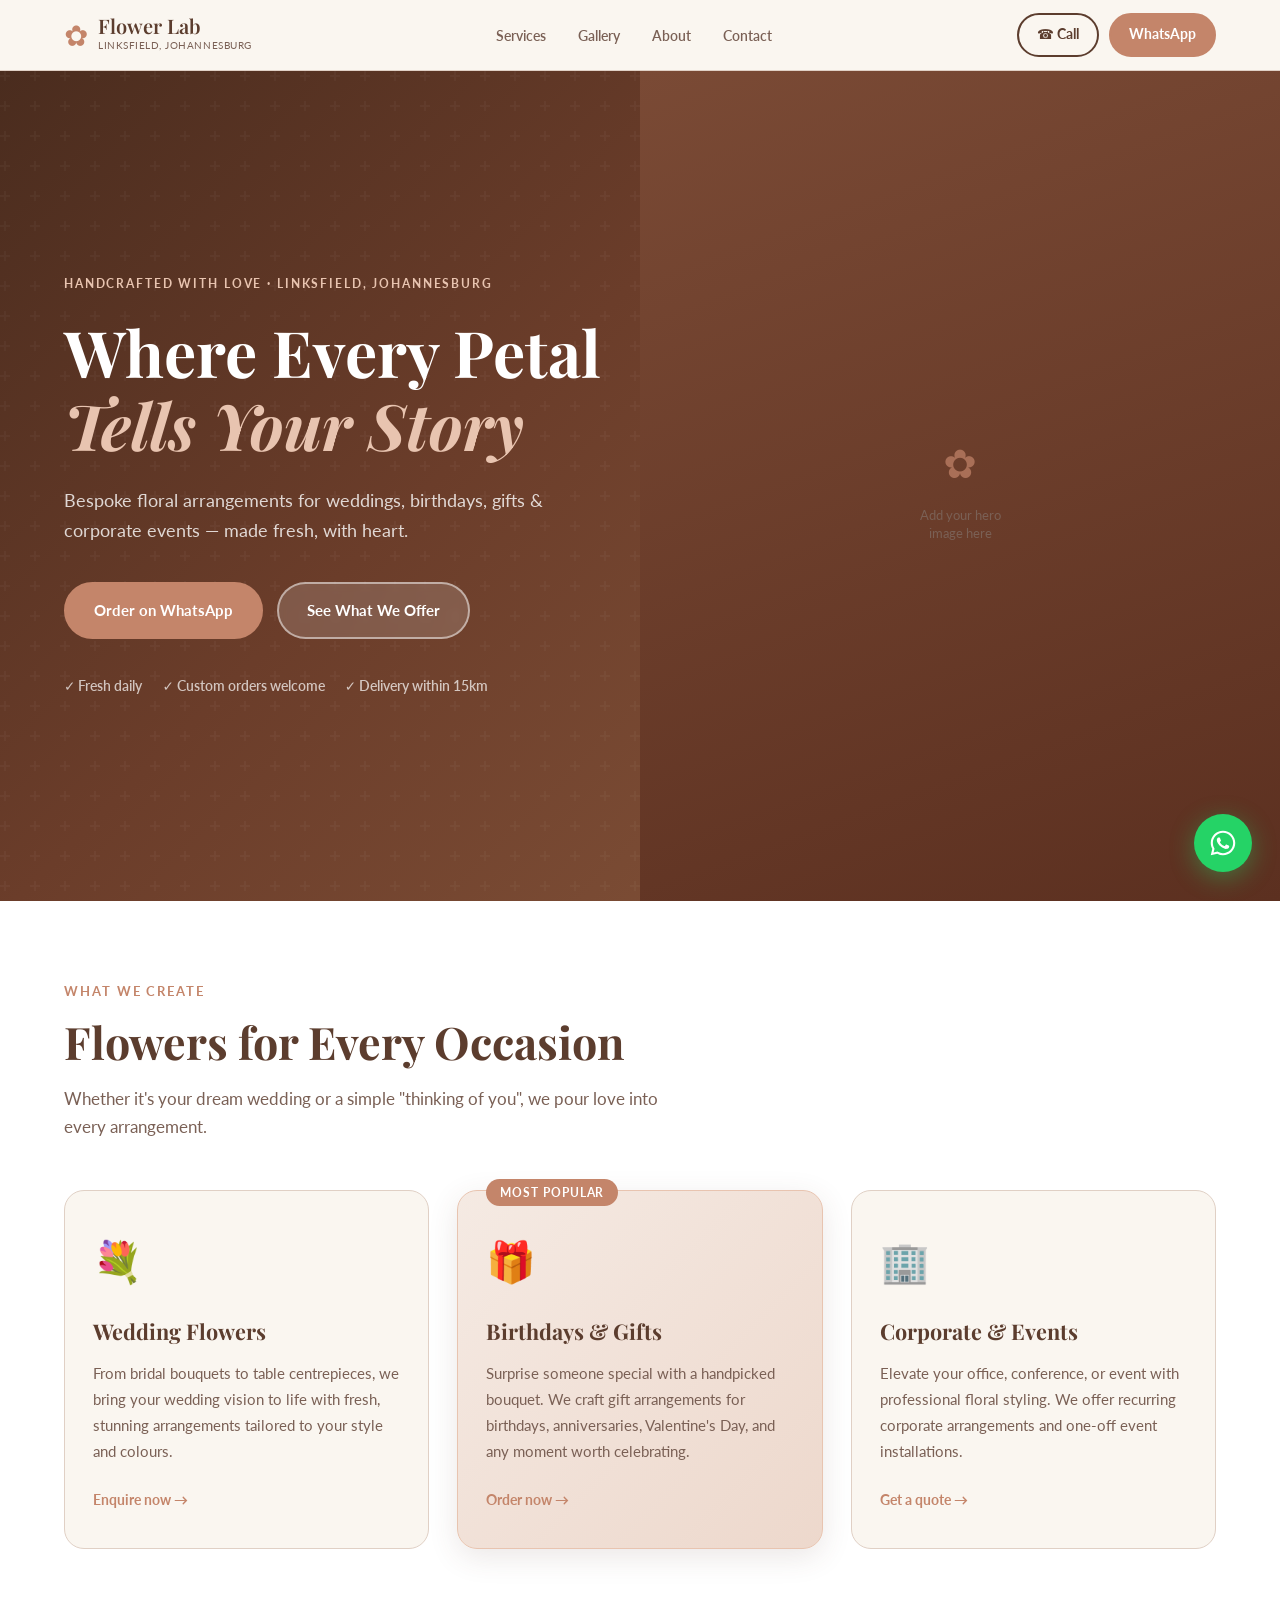
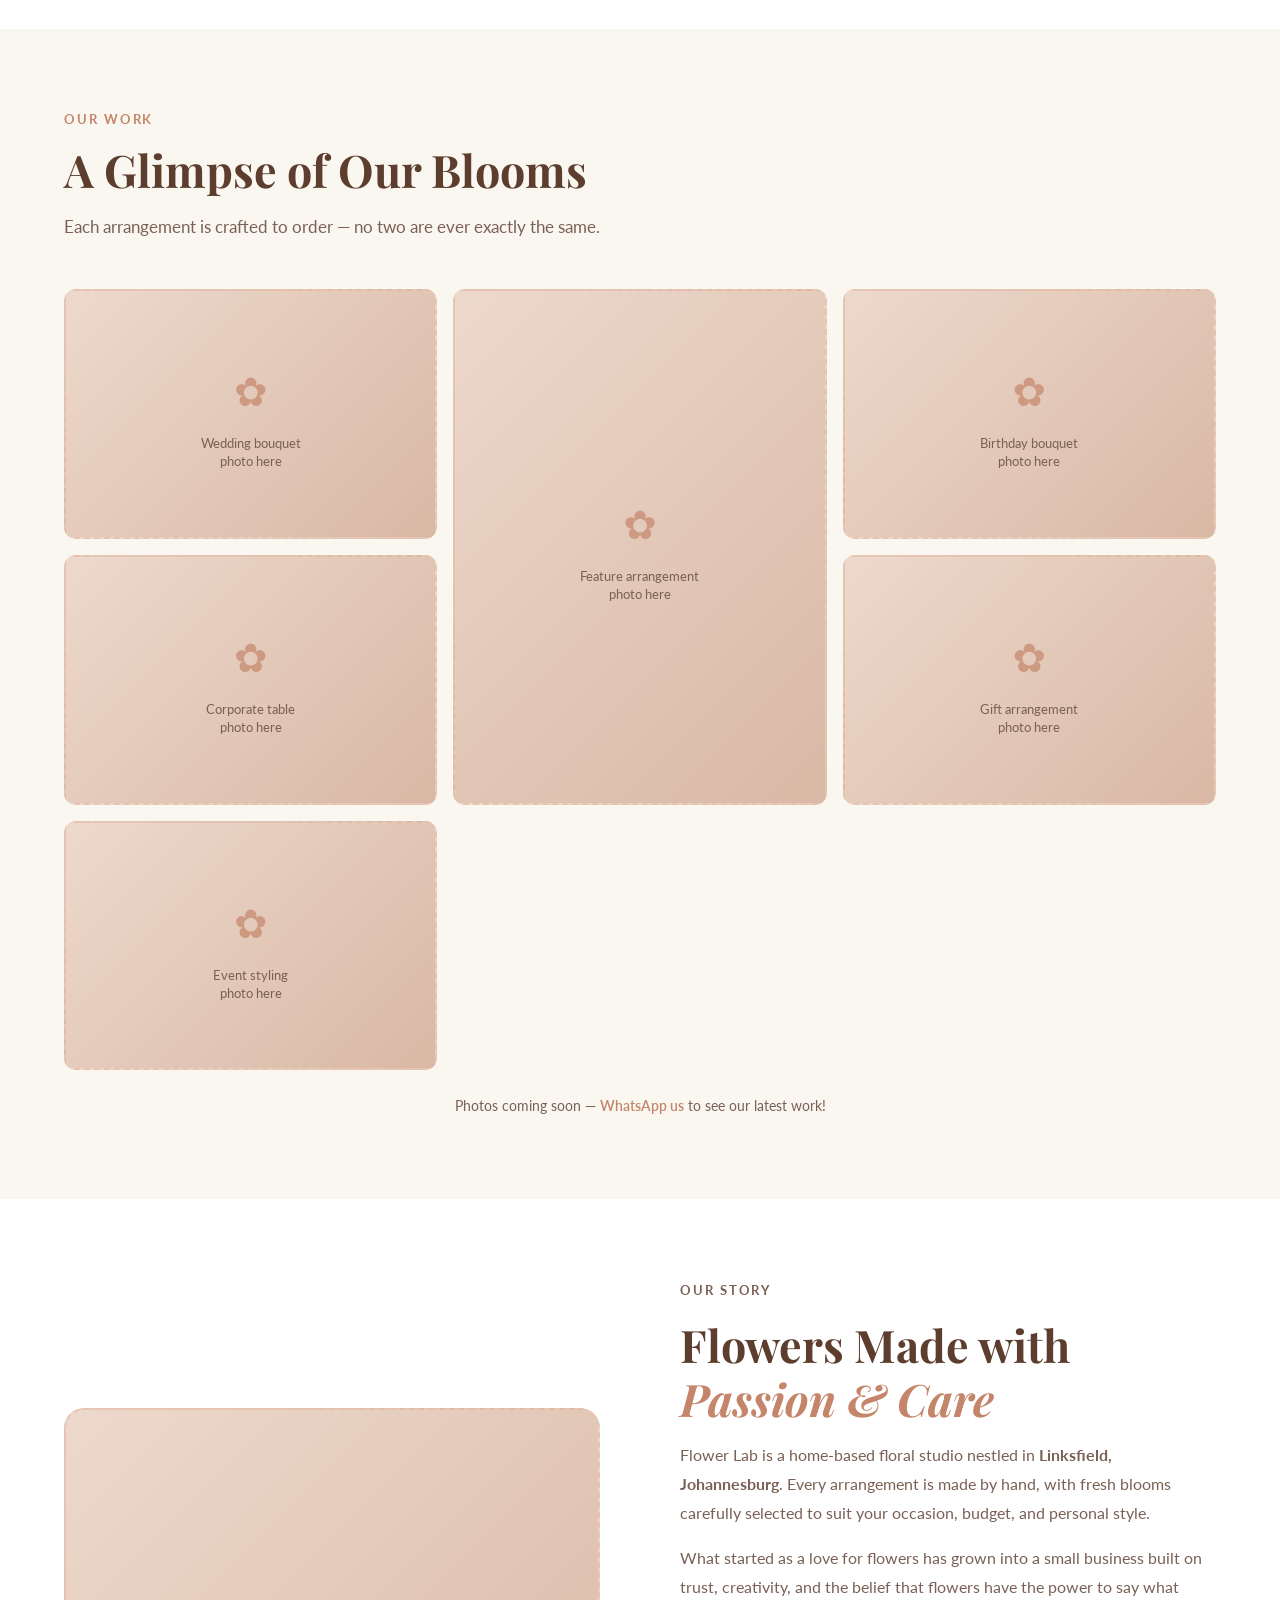
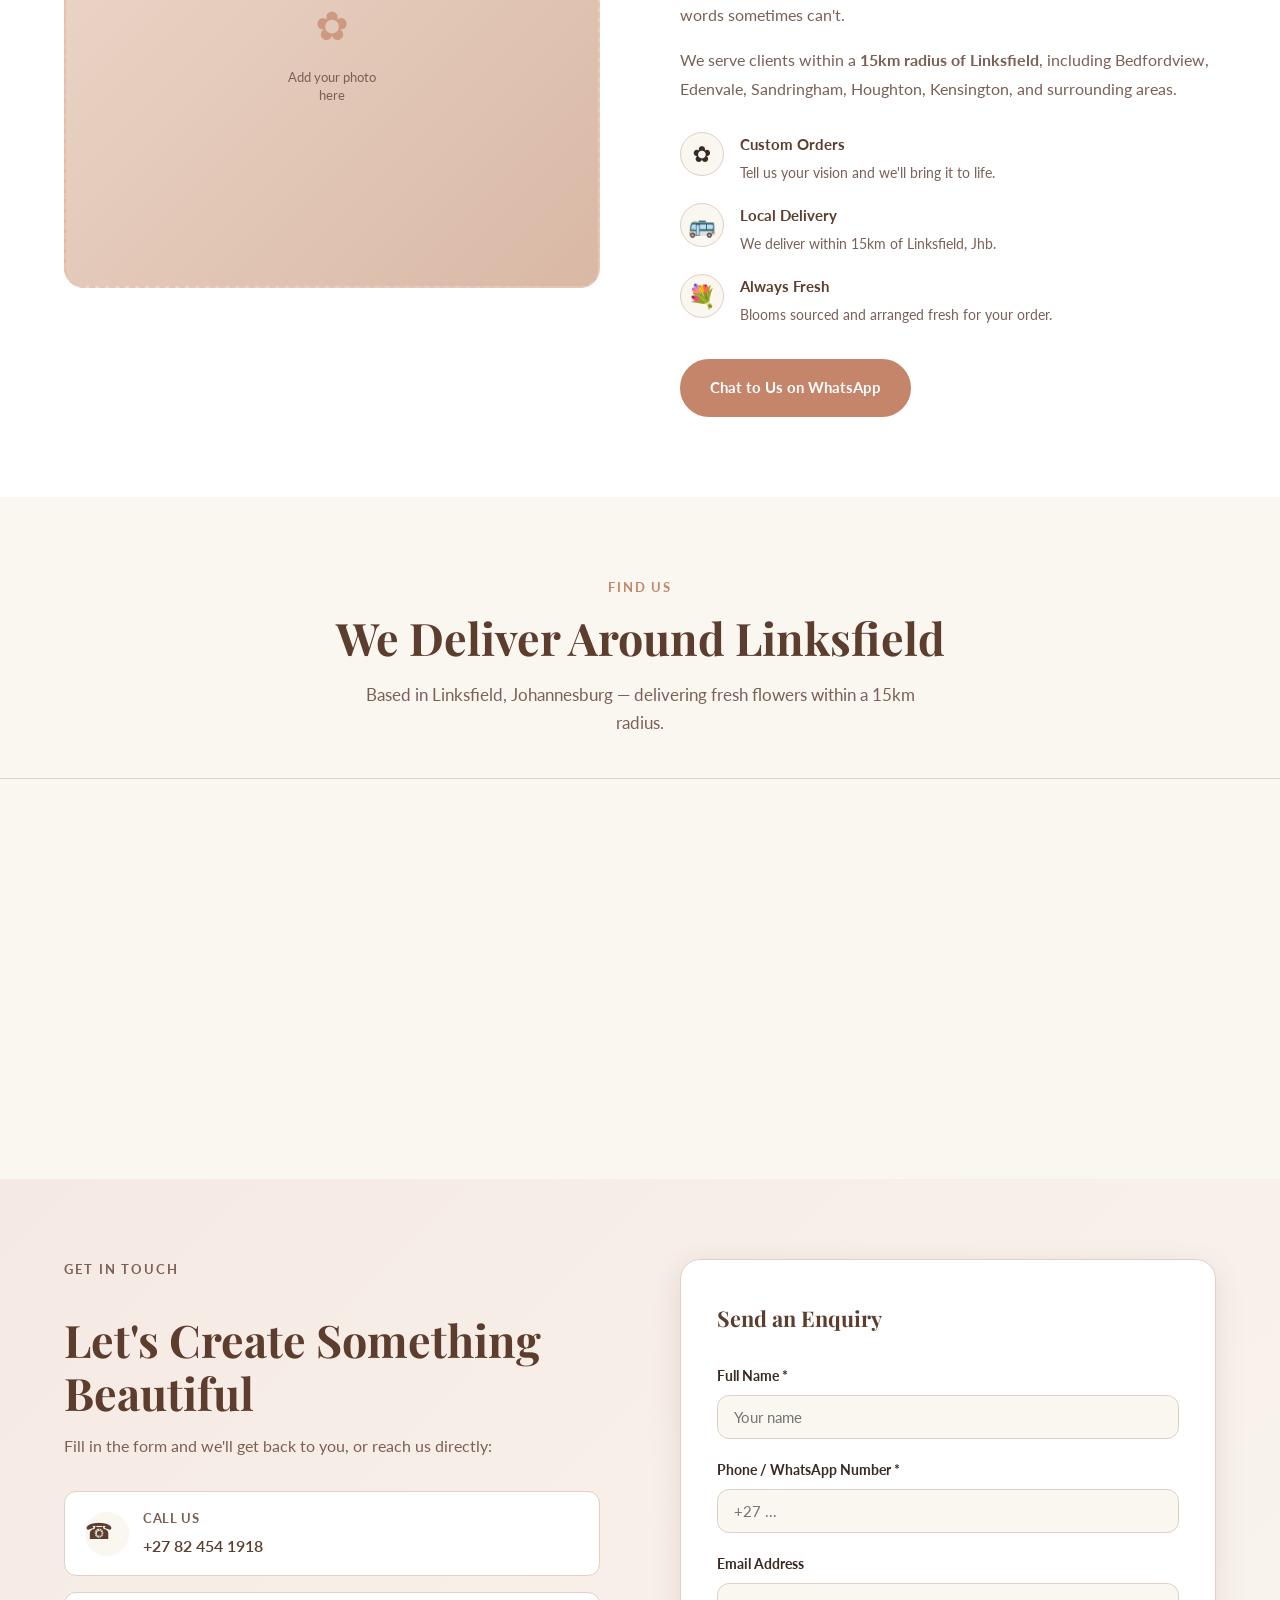
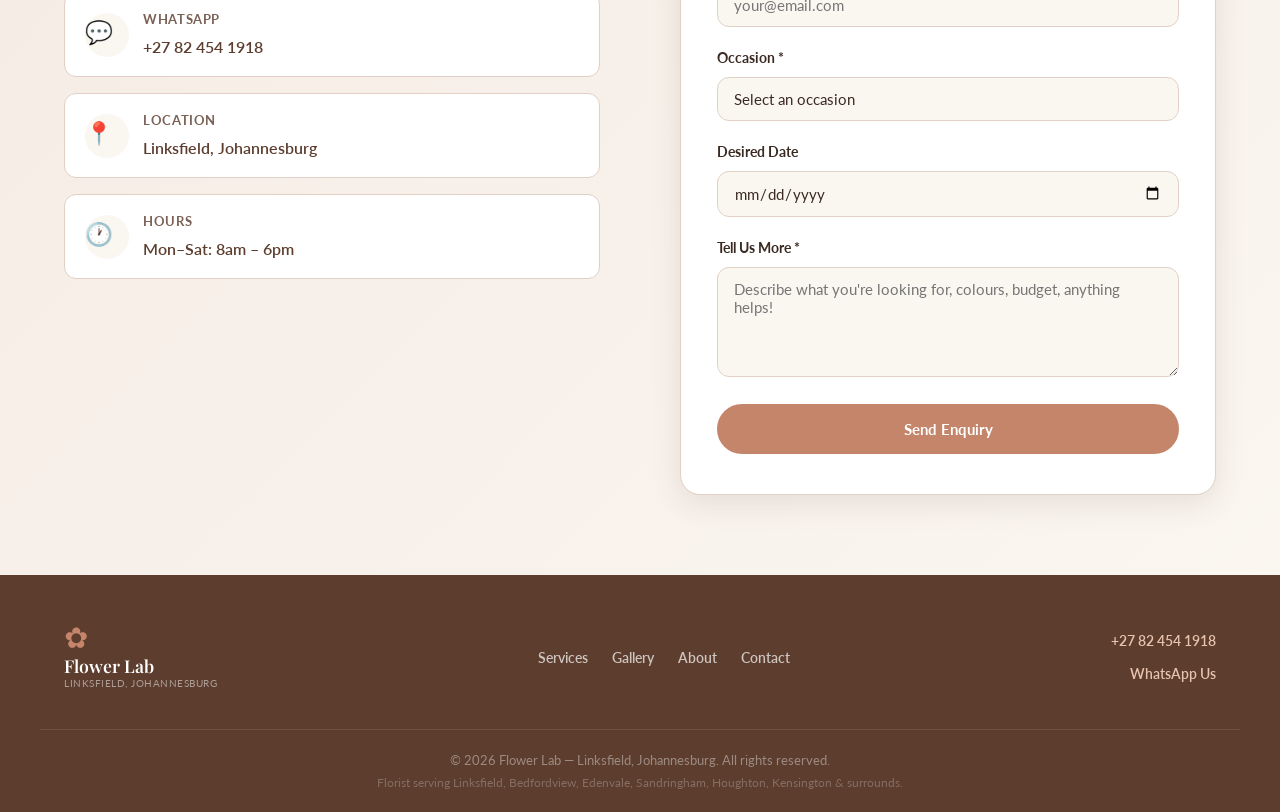
<file: Flower Lab/index.html>
<!DOCTYPE html>
<html lang="en">
<head>
  <meta charset="UTF-8" />
  <meta name="viewport" content="width=device-width, initial-scale=1.0" />

  <!-- Primary SEO -->
  <title>Flower Lab | Florist in Linksfield, Johannesburg | Weddings, Gifts & Events</title>
  <meta name="description" content="Flower Lab is a home-based florist in Linksfield, Johannesburg, crafting handmade bouquets for weddings, birthdays, gifts, and corporate events. Order via WhatsApp or call +27 82 454 1918." />
  <meta name="keywords" content="florist Johannesburg, florist Linksfield, wedding flowers Johannesburg, birthday bouquets Johannesburg, flower delivery Johannesburg, corporate flowers Johannesburg, flower lab" />
  <meta name="author" content="Flower Lab" />
  <link rel="canonical" href="https://www.flowerlabjhb.co.za/" />

  <!-- Open Graph (Google Ads & Social Sharing) -->
  <meta property="og:title" content="Flower Lab | Florist in Linksfield, Johannesburg" />
  <meta property="og:description" content="Handcrafted blooms for life's most beautiful moments. Weddings, birthdays, gifts & corporate events. Based in Linksfield, Jhb." />
  <meta property="og:type" content="website" />
  <meta property="og:url" content="https://www.flowerlabjhb.co.za/" />
  <meta property="og:image" content="https://www.flowerlabjhb.co.za/images/og-cover.jpg" />
  <meta property="og:locale" content="en_ZA" />

  <!-- Twitter Card -->
  <meta name="twitter:card" content="summary_large_image" />
  <meta name="twitter:title" content="Flower Lab | Florist in Linksfield, Johannesburg" />
  <meta name="twitter:description" content="Handcrafted blooms for life's most beautiful moments. Based in Linksfield, Jhb." />

  <!-- Google Fonts -->
  <link rel="preconnect" href="https://fonts.googleapis.com" />
  <link rel="preconnect" href="https://fonts.gstatic.com" crossorigin />
  <link href="https://fonts.googleapis.com/css2?family=Playfair+Display:ital,wght@0,400;0,600;1,400&family=Lato:wght@300;400;700&display=swap" rel="stylesheet" />

  <!-- Local Business Schema Markup -->
  <script type="application/ld+json">
  {
    "@context": "https://schema.org",
    "@type": "Florist",
    "name": "Flower Lab",
    "description": "Handcrafted bouquets and floral arrangements for weddings, birthdays, gifts, and corporate events. Home-based florist in Linksfield, Johannesburg.",
    "url": "https://www.flowerlabjhb.co.za",
    "telephone": "+27824541918",
    "address": {
      "@type": "PostalAddress",
      "addressLocality": "Linksfield",
      "addressRegion": "Gauteng",
      "addressCountry": "ZA"
    },
    "geo": {
      "@type": "GeoCoordinates",
      "latitude": -26.1535,
      "longitude": 28.1075
    },
    "areaServed": {
      "@type": "GeoCircle",
      "geoMidpoint": {
        "@type": "GeoCoordinates",
        "latitude": -26.1535,
        "longitude": 28.1075
      },
      "geoRadius": "15000"
    },
    "openingHours": "Mo-Sa 08:00-18:00",
    "priceRange": "$$",
    "serviceType": ["Wedding Flowers", "Birthday Bouquets", "Corporate Floral Events", "Gift Arrangements"],
    "sameAs": []
  }
  </script>

  <link rel="stylesheet" href="style.css" />
</head>
<body>

  <!-- ========== HEADER ========== -->
  <header id="header">
    <div class="container header-inner">
      <a href="#home" class="logo">
        <span class="logo-icon">✿</span>
        <div>
          <span class="logo-name">Flower Lab</span>
          <span class="logo-sub">Linksfield, Johannesburg</span>
        </div>
      </a>
      <nav>
        <ul class="nav-links">
          <li><a href="#services">Services</a></li>
          <li><a href="#gallery">Gallery</a></li>
          <li><a href="#about">About</a></li>
          <li><a href="#contact">Contact</a></li>
        </ul>
        <button class="hamburger" id="hamburger" aria-label="Open menu">&#9776;</button>
      </nav>
      <div class="header-cta">
        <a href="tel:+27824541918" class="btn btn-outline btn-sm">&#9742; Call</a>
        <a href="https://wa.me/27824541918?text=Hi%20Flower%20Lab%2C%20I%27d%20like%20to%20place%20an%20order!" class="btn btn-primary btn-sm" target="_blank" rel="noopener">WhatsApp</a>
      </div>
    </div>
    <!-- Mobile Nav -->
    <div class="mobile-nav" id="mobileNav">
      <ul>
        <li><a href="#services" onclick="closeMobileNav()">Services</a></li>
        <li><a href="#gallery" onclick="closeMobileNav()">Gallery</a></li>
        <li><a href="#about" onclick="closeMobileNav()">About</a></li>
        <li><a href="#contact" onclick="closeMobileNav()">Contact</a></li>
      </ul>
    </div>
  </header>

  <!-- ========== HERO ========== -->
  <section id="home" class="hero">
    <div class="hero-overlay"></div>
    <div class="container hero-content">
      <p class="hero-eyebrow">Handcrafted with love · Linksfield, Johannesburg</p>
      <h1>Where Every Petal<br><em>Tells Your Story</em></h1>
      <p class="hero-sub">Bespoke floral arrangements for weddings, birthdays, gifts &amp; corporate events — made fresh, with heart.</p>
      <div class="hero-ctas">
        <a href="https://wa.me/27824541918?text=Hi%20Flower%20Lab%2C%20I%27d%20like%20to%20place%20an%20order!" class="btn btn-primary" target="_blank" rel="noopener">Order on WhatsApp</a>
        <a href="#services" class="btn btn-ghost">See What We Offer</a>
      </div>
      <div class="hero-trust">
        <span>✓ Fresh daily</span>
        <span>✓ Custom orders welcome</span>
        <span>✓ Delivery within 15km</span>
      </div>
    </div>
    <div class="hero-image-slot">
      <!-- Replace with a real image: <img src="images/hero.jpg" alt="Beautiful flower arrangement by Flower Lab Johannesburg" /> -->
      <div class="img-placeholder hero-placeholder">
        <span>✿</span>
        <p>Add your hero<br>image here</p>
      </div>
    </div>
  </section>

  <!-- ========== SERVICES ========== -->
  <section id="services" class="section services">
    <div class="container">
      <p class="section-eyebrow">What We Create</p>
      <h2>Flowers for Every Occasion</h2>
      <p class="section-sub">Whether it's your dream wedding or a simple "thinking of you", we pour love into every arrangement.</p>
      <div class="services-grid">

        <div class="service-card">
          <div class="service-icon">&#128144;</div>
          <h3>Wedding Flowers</h3>
          <p>From bridal bouquets to table centrepieces, we bring your wedding vision to life with fresh, stunning arrangements tailored to your style and colours.</p>
          <a href="https://wa.me/27824541918?text=Hi%2C%20I%27d%20like%20to%20enquire%20about%20wedding%20flowers!" class="service-link" target="_blank" rel="noopener">Enquire now &rarr;</a>
        </div>

        <div class="service-card featured">
          <div class="service-badge">Most Popular</div>
          <div class="service-icon">&#127873;</div>
          <h3>Birthdays &amp; Gifts</h3>
          <p>Surprise someone special with a handpicked bouquet. We craft gift arrangements for birthdays, anniversaries, Valentine's Day, and any moment worth celebrating.</p>
          <a href="https://wa.me/27824541918?text=Hi%2C%20I%27d%20like%20to%20order%20a%20birthday%20bouquet!" class="service-link" target="_blank" rel="noopener">Order now &rarr;</a>
        </div>

        <div class="service-card">
          <div class="service-icon">&#127970;</div>
          <h3>Corporate &amp; Events</h3>
          <p>Elevate your office, conference, or event with professional floral styling. We offer recurring corporate arrangements and one-off event installations.</p>
          <a href="https://wa.me/27824541918?text=Hi%2C%20I%27d%20like%20to%20enquire%20about%20corporate%20flowers!" class="service-link" target="_blank" rel="noopener">Get a quote &rarr;</a>
        </div>

      </div>
    </div>
  </section>

  <!-- ========== GALLERY ========== -->
  <section id="gallery" class="section gallery">
    <div class="container">
      <p class="section-eyebrow">Our Work</p>
      <h2>A Glimpse of Our Blooms</h2>
      <p class="section-sub">Each arrangement is crafted to order — no two are ever exactly the same.</p>
      <div class="gallery-grid">
        <div class="gallery-item">
          <div class="img-placeholder">
            <span>✿</span><p>Wedding bouquet<br>photo here</p>
          </div>
          <p class="gallery-caption">Bridal Bouquet</p>
        </div>
        <div class="gallery-item tall">
          <div class="img-placeholder">
            <span>✿</span><p>Feature arrangement<br>photo here</p>
          </div>
          <p class="gallery-caption">Feature Arrangement</p>
        </div>
        <div class="gallery-item">
          <div class="img-placeholder">
            <span>✿</span><p>Birthday bouquet<br>photo here</p>
          </div>
          <p class="gallery-caption">Birthday Bouquet</p>
        </div>
        <div class="gallery-item">
          <div class="img-placeholder">
            <span>✿</span><p>Corporate table<br>photo here</p>
          </div>
          <p class="gallery-caption">Corporate Table Setting</p>
        </div>
        <div class="gallery-item">
          <div class="img-placeholder">
            <span>✿</span><p>Gift arrangement<br>photo here</p>
          </div>
          <p class="gallery-caption">Gift Arrangement</p>
        </div>
        <div class="gallery-item">
          <div class="img-placeholder">
            <span>✿</span><p>Event styling<br>photo here</p>
          </div>
          <p class="gallery-caption">Event Styling</p>
        </div>
      </div>
      <p class="gallery-note">Photos coming soon &mdash; <a href="https://wa.me/27824541918" target="_blank" rel="noopener">WhatsApp us</a> to see our latest work!</p>
    </div>
  </section>

  <!-- ========== ABOUT ========== -->
  <section id="about" class="section about">
    <div class="container about-inner">
      <div class="about-image">
        <div class="img-placeholder about-placeholder">
          <span>✿</span>
          <p>Add your photo<br>here</p>
        </div>
      </div>
      <div class="about-content">
        <p class="section-eyebrow">Our Story</p>
        <h2>Flowers Made with<br><em>Passion &amp; Care</em></h2>
        <p>Flower Lab is a home-based floral studio nestled in <strong>Linksfield, Johannesburg</strong>. Every arrangement is made by hand, with fresh blooms carefully selected to suit your occasion, budget, and personal style.</p>
        <p>What started as a love for flowers has grown into a small business built on trust, creativity, and the belief that flowers have the power to say what words sometimes can't.</p>
        <p>We serve clients within a <strong>15km radius of Linksfield</strong>, including Bedfordview, Edenvale, Sandringham, Houghton, Kensington, and surrounding areas.</p>
        <div class="about-highlights">
          <div class="highlight">
            <span class="highlight-icon">✿</span>
            <div>
              <strong>Custom Orders</strong>
              <p>Tell us your vision and we'll bring it to life.</p>
            </div>
          </div>
          <div class="highlight">
            <span class="highlight-icon">&#128652;</span>
            <div>
              <strong>Local Delivery</strong>
              <p>We deliver within 15km of Linksfield, Jhb.</p>
            </div>
          </div>
          <div class="highlight">
            <span class="highlight-icon">&#128144;</span>
            <div>
              <strong>Always Fresh</strong>
              <p>Blooms sourced and arranged fresh for your order.</p>
            </div>
          </div>
        </div>
        <a href="https://wa.me/27824541918?text=Hi%20Flower%20Lab%2C%20I%27d%20love%20to%20place%20an%20order!" class="btn btn-primary" target="_blank" rel="noopener">Chat to Us on WhatsApp</a>
      </div>
    </div>
  </section>

  <!-- ========== MAP ========== -->
  <section class="section map-section">
    <div class="container">
      <p class="section-eyebrow">Find Us</p>
      <h2>We Deliver Around Linksfield</h2>
      <p class="section-sub">Based in Linksfield, Johannesburg — delivering fresh flowers within a 15km radius.</p>
    </div>
    <div class="map-wrapper">
      <iframe
        title="Flower Lab delivery area - Linksfield, Johannesburg"
        src="https://www.google.com/maps/embed?pb=!1m18!1m12!1m3!1d57340.5!2d28.1075!3d-26.1535!2m3!1f0!2f0!3f0!3m2!1i1024!2i768!4f13.1!3m3!1m2!1s0x1e950c8e5b3c8a3f%3A0x1234!2sLinksfield%2C+Johannesburg%2C+South+Africa!5e0!3m2!1sen!2sza!4v1"
        width="100%"
        height="400"
        style="border:0;"
        allowfullscreen=""
        loading="lazy"
        referrerpolicy="no-referrer-when-downgrade">
      </iframe>
    </div>
  </section>

  <!-- ========== CONTACT ========== -->
  <section id="contact" class="section contact">
    <div class="container contact-inner">

      <div class="contact-info">
        <p class="section-eyebrow">Get in Touch</p>
        <h2>Let's Create Something Beautiful</h2>
        <p>Fill in the form and we'll get back to you, or reach us directly:</p>

        <div class="contact-methods">
          <a href="tel:+27824541918" class="contact-method">
            <span class="cm-icon">&#9742;</span>
            <div>
              <strong>Call Us</strong>
              <span>+27 82 454 1918</span>
            </div>
          </a>
          <a href="https://wa.me/27824541918?text=Hi%20Flower%20Lab%2C%20I%27d%20like%20to%20enquire%20about%20flowers!" class="contact-method" target="_blank" rel="noopener">
            <span class="cm-icon">&#128172;</span>
            <div>
              <strong>WhatsApp</strong>
              <span>+27 82 454 1918</span>
            </div>
          </a>
          <div class="contact-method">
            <span class="cm-icon">&#128205;</span>
            <div>
              <strong>Location</strong>
              <span>Linksfield, Johannesburg</span>
            </div>
          </div>
          <div class="contact-method">
            <span class="cm-icon">&#128336;</span>
            <div>
              <strong>Hours</strong>
              <span>Mon–Sat: 8am – 6pm</span>
            </div>
          </div>
        </div>
      </div>

      <div class="contact-form-wrapper">
        <form id="contactForm" class="contact-form" novalidate>
          <h3>Send an Enquiry</h3>

          <div class="form-group">
            <label for="name">Full Name *</label>
            <input type="text" id="name" name="name" placeholder="Your name" required />
          </div>

          <div class="form-group">
            <label for="phone">Phone / WhatsApp Number *</label>
            <input type="tel" id="phone" name="phone" placeholder="+27 ..." required />
          </div>

          <div class="form-group">
            <label for="email">Email Address</label>
            <input type="email" id="email" name="email" placeholder="your@email.com" />
          </div>

          <div class="form-group">
            <label for="occasion">Occasion *</label>
            <select id="occasion" name="occasion" required>
              <option value="" disabled selected>Select an occasion</option>
              <option value="wedding">Wedding</option>
              <option value="birthday">Birthday / Gift</option>
              <option value="corporate">Corporate / Event</option>
              <option value="other">Other</option>
            </select>
          </div>

          <div class="form-group">
            <label for="date">Desired Date</label>
            <input type="date" id="date" name="date" />
          </div>

          <div class="form-group">
            <label for="message">Tell Us More *</label>
            <textarea id="message" name="message" rows="4" placeholder="Describe what you're looking for, colours, budget, anything helps!" required></textarea>
          </div>

          <button type="submit" class="btn btn-primary btn-full">Send Enquiry</button>

          <div id="formSuccess" class="form-success" style="display:none;">
            <span>✓</span> Thank you! We'll be in touch soon. For faster response, <a href="https://wa.me/27824541918" target="_blank" rel="noopener">WhatsApp us</a>.
          </div>
          <div id="formError" class="form-error" style="display:none;">
            Something went wrong. Please call or WhatsApp us directly at <strong>+27 82 454 1918</strong>.
          </div>
        </form>
      </div>

    </div>
  </section>

  <!-- ========== FOOTER ========== -->
  <footer class="footer">
    <div class="container footer-inner">
      <div class="footer-brand">
        <span class="logo-icon">✿</span>
        <div>
          <span class="logo-name">Flower Lab</span>
          <span class="logo-sub">Linksfield, Johannesburg</span>
        </div>
      </div>
      <div class="footer-links">
        <a href="#services">Services</a>
        <a href="#gallery">Gallery</a>
        <a href="#about">About</a>
        <a href="#contact">Contact</a>
      </div>
      <div class="footer-contact">
        <a href="tel:+27824541918">+27 82 454 1918</a>
        <a href="https://wa.me/27824541918" target="_blank" rel="noopener">WhatsApp Us</a>
      </div>
    </div>
    <div class="footer-bottom">
      <p>&copy; 2026 Flower Lab &mdash; Linksfield, Johannesburg. All rights reserved.</p>
      <p class="footer-seo">Florist serving Linksfield, Bedfordview, Edenvale, Sandringham, Houghton, Kensington &amp; surrounds.</p>
    </div>
  </footer>

  <!-- Floating WhatsApp Button -->
  <a href="https://wa.me/27824541918?text=Hi%20Flower%20Lab%2C%20I%27d%20like%20to%20place%20an%20order!" class="whatsapp-float" target="_blank" rel="noopener" aria-label="Chat on WhatsApp">
    <svg viewBox="0 0 32 32" width="28" height="28" fill="white" xmlns="http://www.w3.org/2000/svg">
      <path d="M16 2C8.268 2 2 8.268 2 16c0 2.442.654 4.73 1.793 6.707L2 30l7.48-1.762A13.94 13.94 0 0016 30c7.732 0 14-6.268 14-14S23.732 2 16 2zm0 25.6a11.56 11.56 0 01-5.877-1.603l-.42-.25-4.44 1.045 1.08-4.318-.274-.44A11.555 11.555 0 014.4 16C4.4 9.59 9.59 4.4 16 4.4S27.6 9.59 27.6 16 22.41 27.6 16 27.6zm6.34-8.66c-.347-.174-2.054-1.013-2.374-1.13-.32-.115-.553-.174-.786.174-.233.347-.9 1.13-1.104 1.363-.203.232-.406.26-.753.087-.347-.175-1.464-.54-2.788-1.72-1.03-.918-1.726-2.052-1.928-2.4-.203-.347-.022-.534.152-.707.156-.155.347-.406.52-.61.174-.203.232-.347.348-.579.115-.232.058-.435-.029-.61-.087-.174-.786-1.895-1.077-2.596-.283-.683-.572-.59-.786-.6l-.668-.01c-.232 0-.61.087-.93.434-.32.347-1.22 1.194-1.22 2.91s1.25 3.376 1.424 3.609c.174.232 2.46 3.757 5.96 5.27.833.36 1.483.574 1.99.735.836.266 1.597.228 2.2.138.67-.1 2.054-.84 2.346-1.65.29-.81.29-1.504.203-1.65-.087-.145-.32-.232-.668-.406z"/>
    </svg>
  </a>

  <script src="script.js"></script>
</body>
</html>
</file>
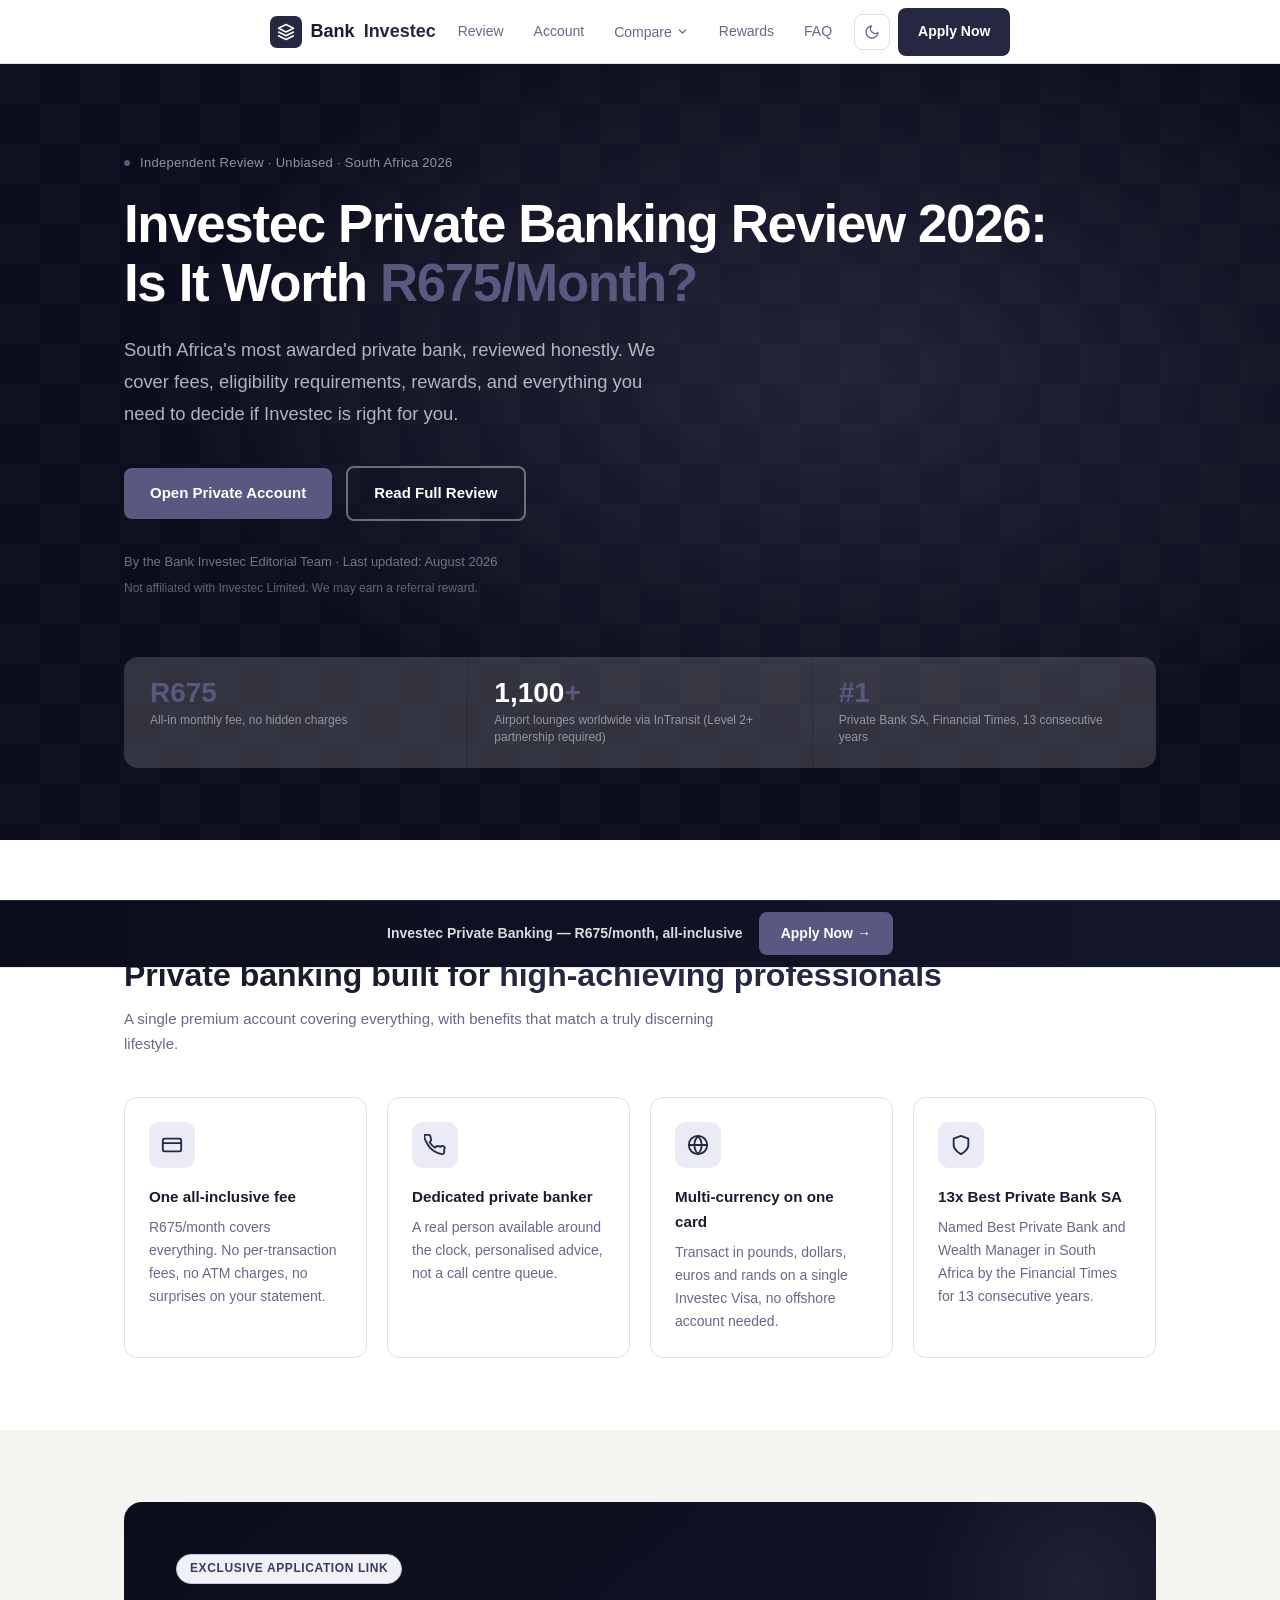
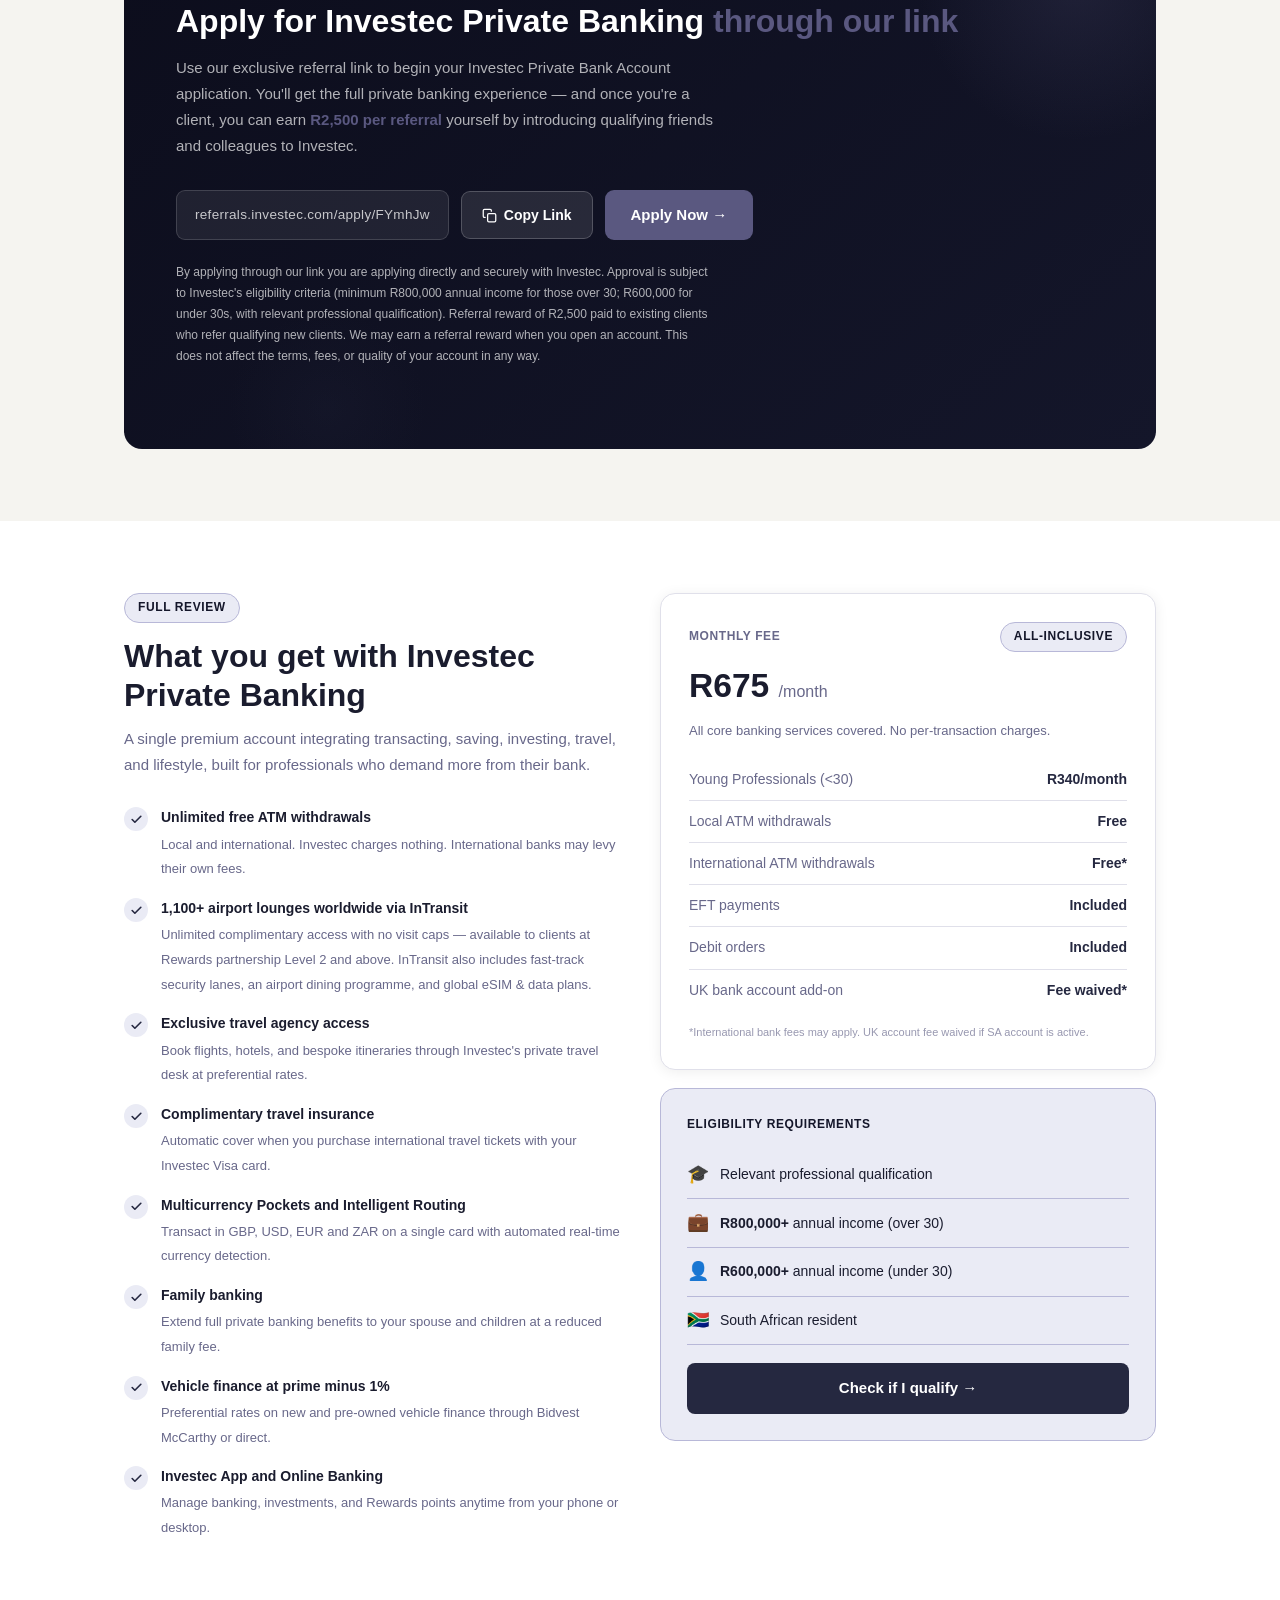
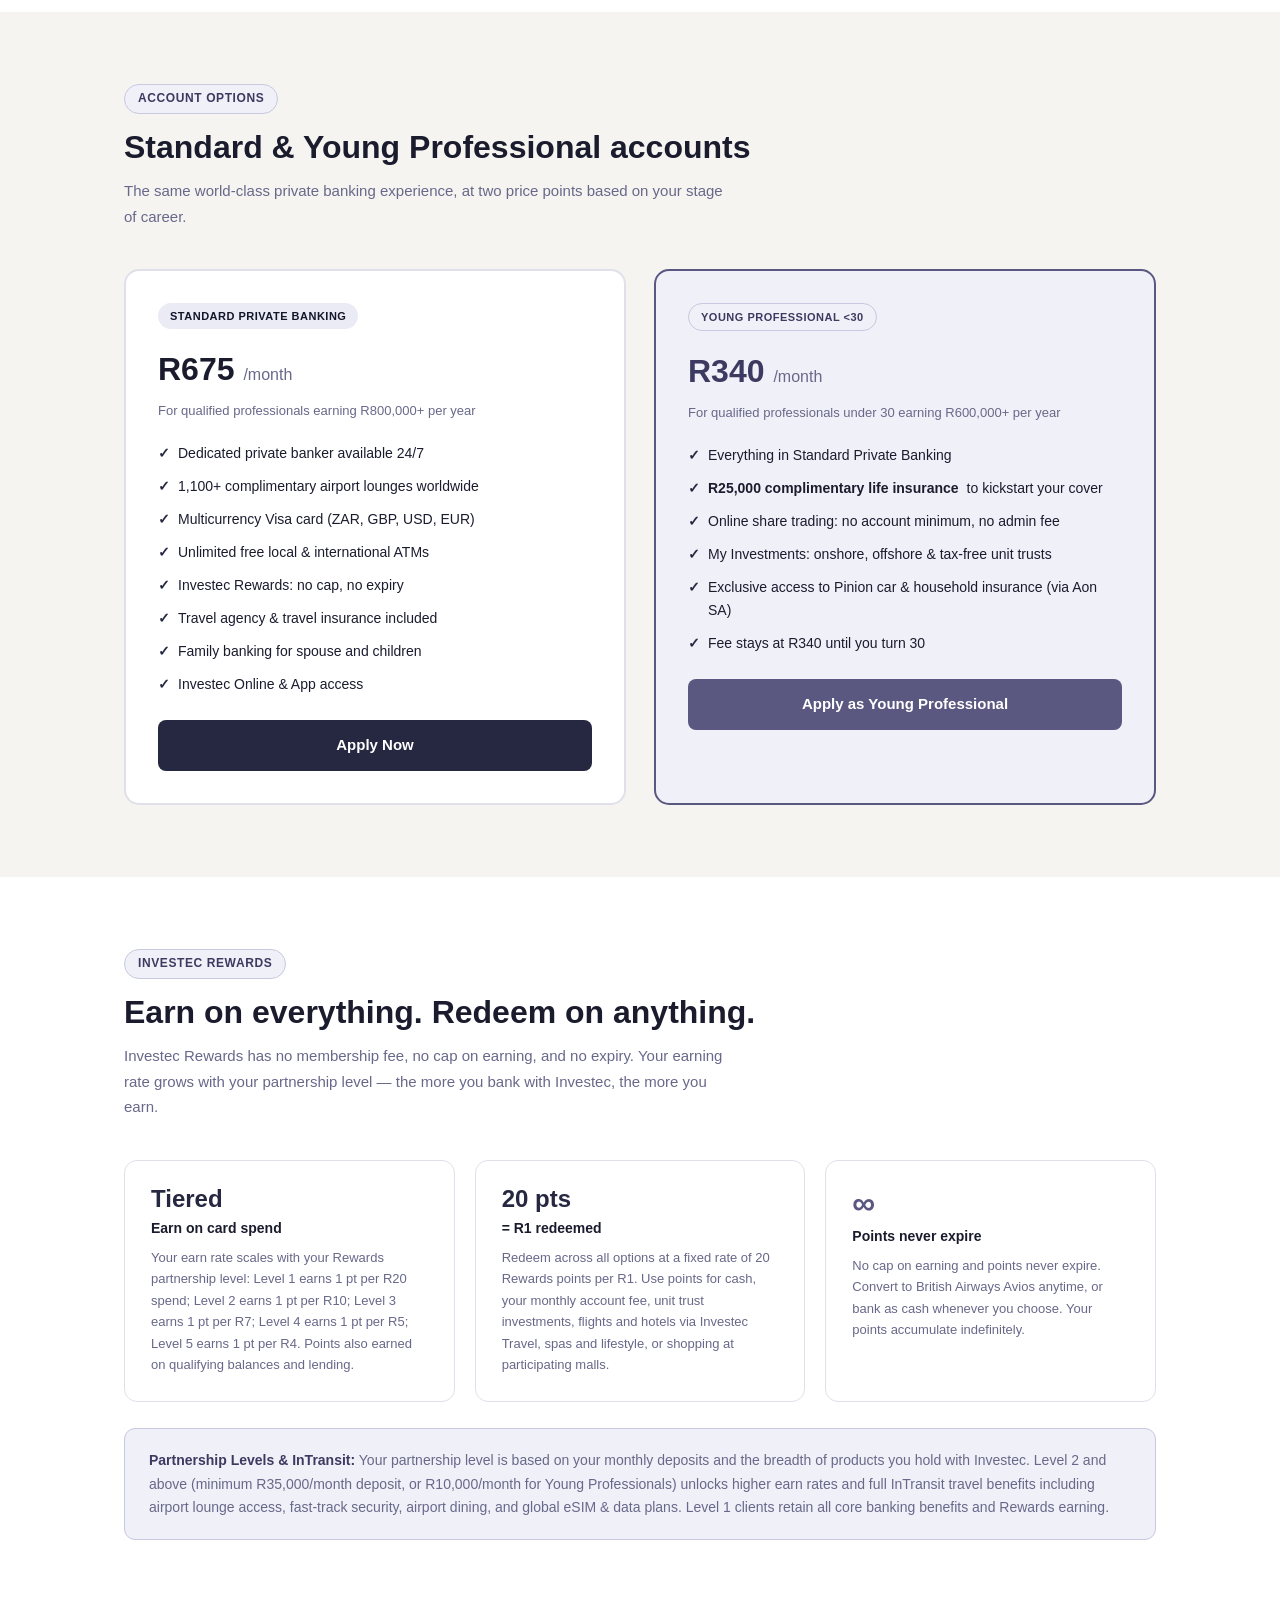
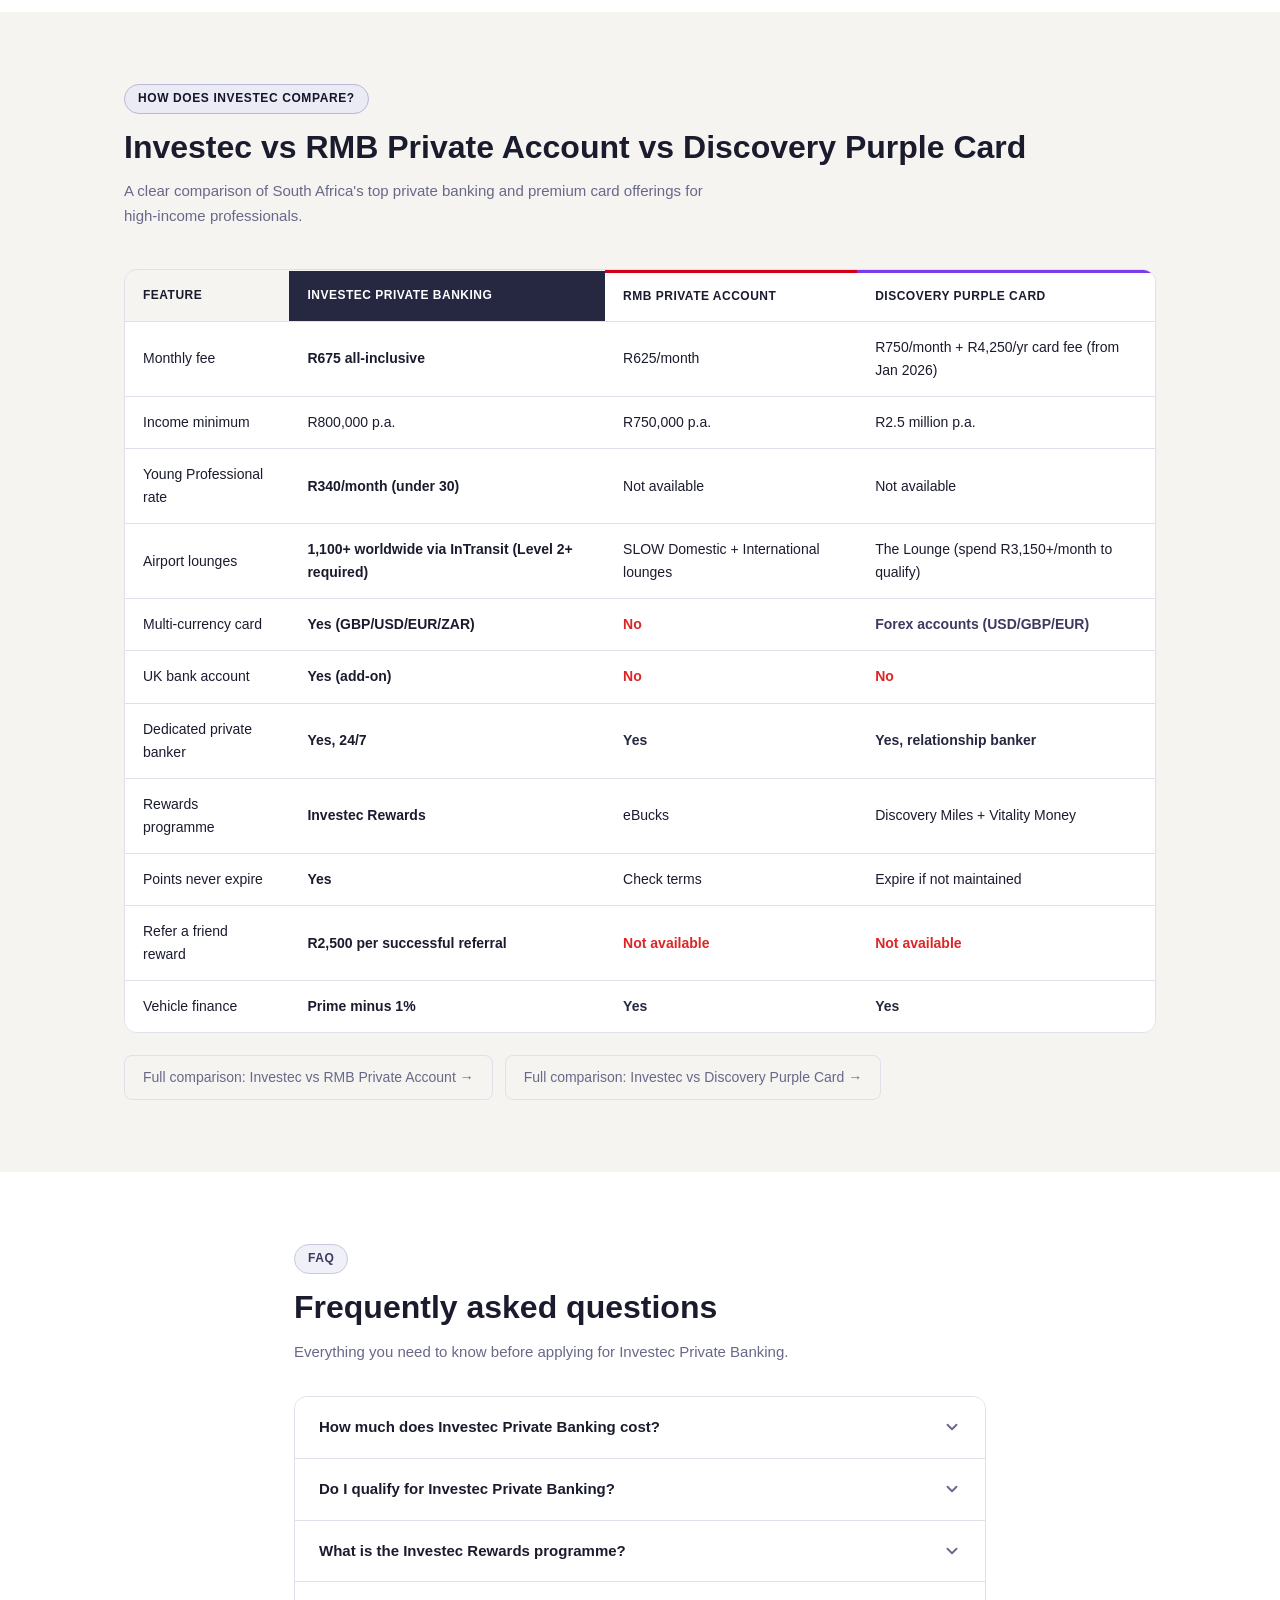
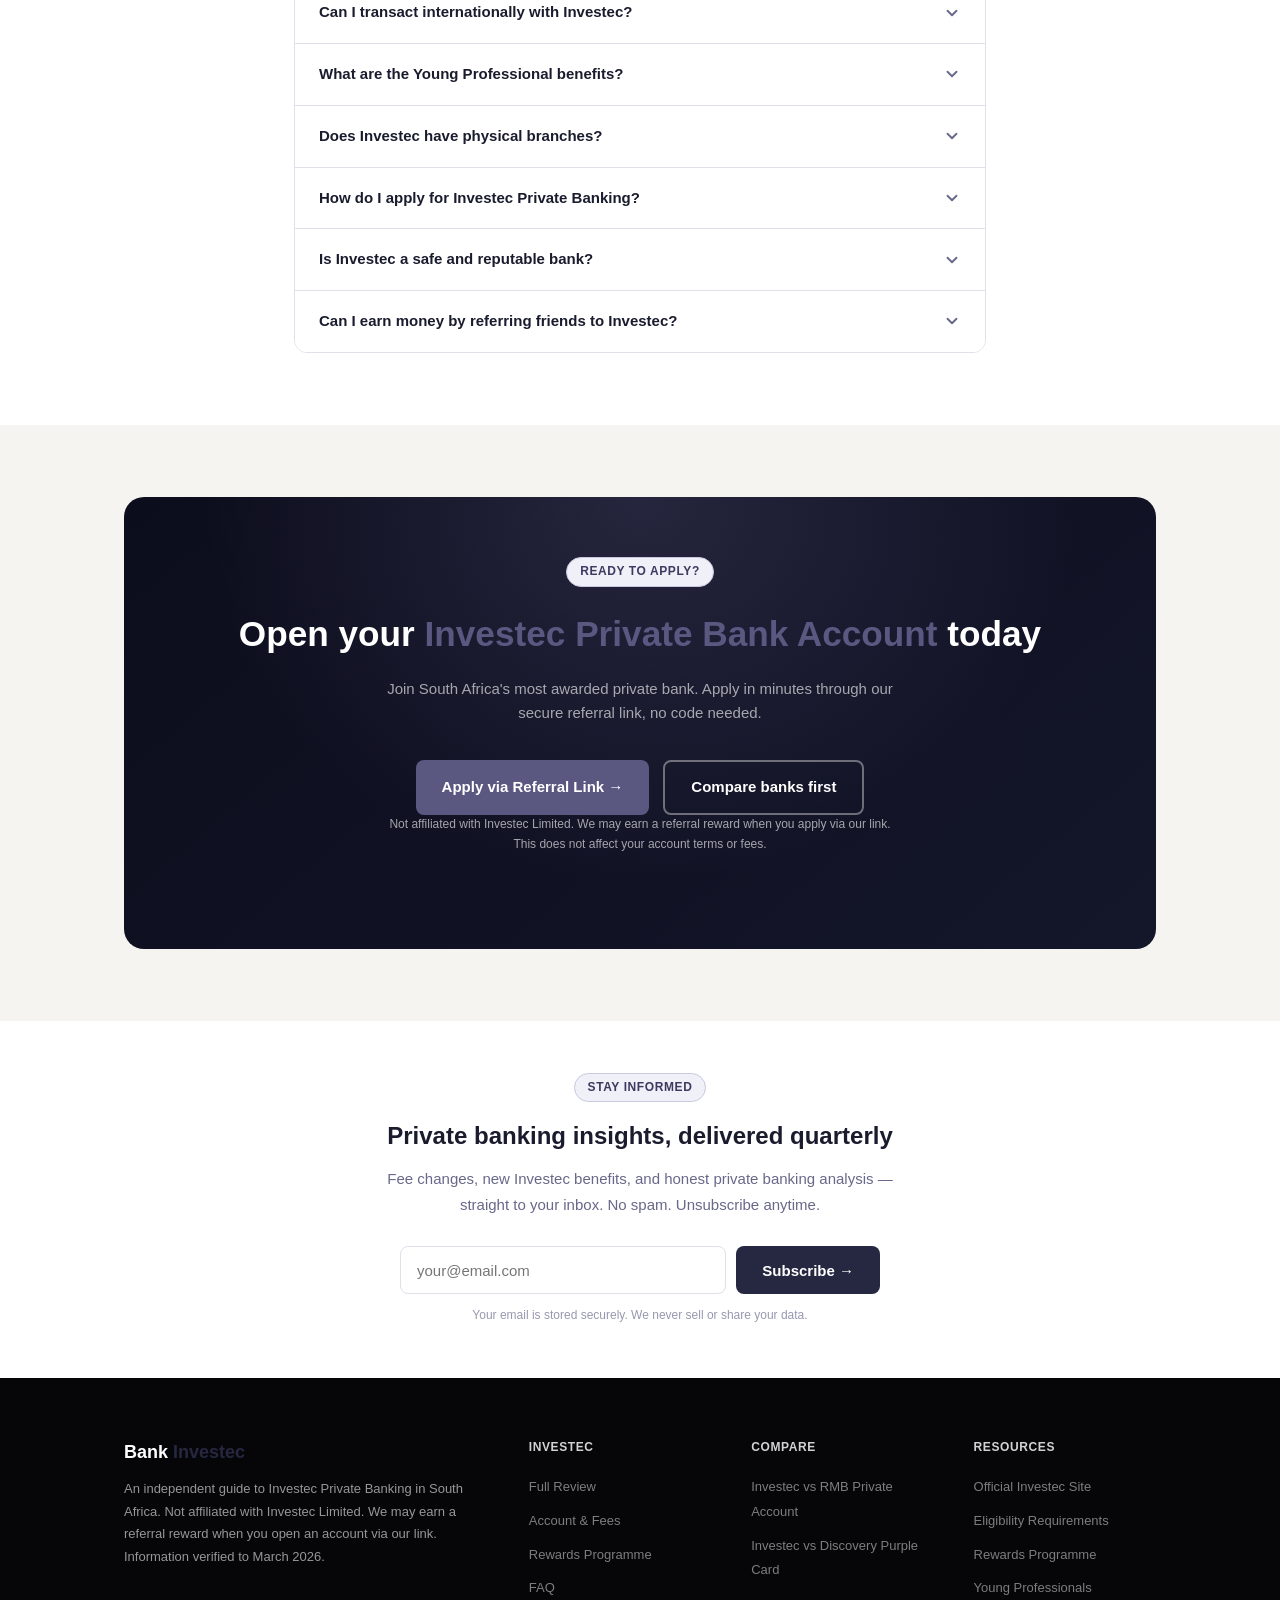
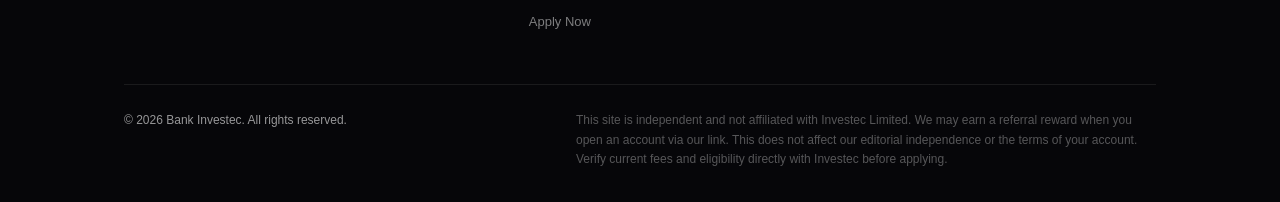
<file: investec/index.html>
<!DOCTYPE html>
<html lang="en" data-theme="">
<head>
  <meta charset="UTF-8">
  <meta name="viewport" content="width=device-width, initial-scale=1.0">
  <meta http-equiv="Content-Security-Policy" content="default-src 'self'; script-src 'self' 'unsafe-inline' https://www.googletagmanager.com; style-src 'self' 'unsafe-inline' https://fonts.googleapis.com; font-src 'self' https://fonts.gstatic.com; connect-src 'self' https://script.google.com https://www.google-analytics.com https://analytics.google.com; img-src 'self' data: https:; frame-src 'none';">
  <meta name="referrer" content="strict-origin-when-cross-origin">
  <title>Investec Private Banking Review 2026 | Is It Worth It? | Bank Investec</title>
  <meta name="description" content="Full independent review of Investec Private Banking South Africa. Fees from R675/month, 1,100+ airport lounges, multicurrency card. See if you qualify and apply today.">
  <meta property="og:title" content="Investec Private Banking Review 2026 | Is It Worth It? | Bank Investec">
  <meta property="og:description" content="Full independent review of Investec Private Banking South Africa. Fees from R675/month, 1,100+ airport lounges, multicurrency card.">
  <meta property="og:type" content="website">
  <meta property="og:url" content="https://bankinvestec.co.za/">
  <meta name="twitter:card" content="summary_large_image">
  <meta name="twitter:title" content="Investec Private Banking Review 2026 | Bank Investec">
  <meta name="twitter:description" content="Full independent review of Investec Private Banking South Africa. Fees, eligibility, rewards explained.">
  <link rel="canonical" href="https://bankinvestec.co.za/">
  <link rel="preconnect" href="https://fonts.googleapis.com">
  <link rel="preconnect" href="https://fonts.gstatic.com" crossorigin>
  <link href="https://fonts.googleapis.com/css2?family=Inter:wght@300;400;500;600;700;800;900&display=swap" rel="stylesheet">
  <!-- Google tag (gtag.js) -->
  <script async src="https://www.googletagmanager.com/gtag/js?id=G-VRPT9VEJJD"></script>
  <script>
    window.dataLayer = window.dataLayer || [];
    function gtag(){dataLayer.push(arguments);}
    gtag('js', new Date());
    gtag('config', 'G-VRPT9VEJJD');
  </script>
  <script type="application/ld+json">
  {
    "@context": "https://schema.org",
    "@type": "WebSite",
    "name": "Bank Investec",
    "url": "https://bankinvestec.co.za/",
    "description": "Independent guide to Investec Private Banking in South Africa"
  }
  </script>
  <script type="application/ld+json">
  {
    "@context": "https://schema.org",
    "@type": "Organization",
    "name": "Bank Investec",
    "url": "https://bankinvestec.co.za/",
    "description": "Independent review and guide to Investec Private Banking South Africa",
    "sameAs": ["https://bankinvestec.co.za/"]
  }
  </script>
  <script type="application/ld+json">
  {
    "@context": "https://schema.org",
    "@type": "FAQPage",
    "mainEntity": [
      {"@type":"Question","name":"How much does Investec Private Banking cost?","acceptedAnswer":{"@type":"Answer","text":"Investec charges a single all-inclusive monthly fee of R675 (effective 1 August 2025). Young Professionals under 30 pay R340/month. This covers all core banking services with no separate transaction fees."}},
      {"@type":"Question","name":"Do I qualify for Investec Private Banking?","acceptedAnswer":{"@type":"Answer","text":"You generally need a relevant professional qualification and a minimum annual income of R800,000 (over 30) or R600,000 (under 30)."}}
    ]
  }
  </script>
  <style>
    :root {
      --accent:        #252840;
      --accent-dark:   #14162A;
      --accent-light:  #EAEBF5;
      --accent-border: #B8B8D8;
      --hero-bg:       #0C0D1C;
      --dark-bg:       #060609;
      --page-bg:       #F5F4F0;
      --white:         #FFFFFF;
      --text:          #1A1C2E;
      --text-muted:    #68688A;
      --text-light:    #9898B0;
      --border:        #E0E0EA;
      --gold:          #5A5880;
      --gold-dark:     #3C3A60;
      --gold-light:    #F0F0F8;
      --gold-border:   #C8C8E0;
      --nav-h:         64px;
      --card-bg:       #FFFFFF;
      --shadow:        rgba(0,0,0,0.07);
    }
    [data-theme="dark"] {
      --page-bg:       #0A0B16;
      --white:         #12131E;
      --card-bg:       #1A1B2C;
      --text:          #EDECF4;
      --text-muted:    #9898B8;
      --text-light:    #6A6A88;
      --border:        #242438;
      --accent-light:  #141528;
      --accent-border: #282A4A;
      --gold-light:    #181824;
      --gold-border:   #2C2C48;
      --shadow:        rgba(0,0,0,0.5);
    }
    *, *::before, *::after { box-sizing: border-box; margin: 0; padding: 0; }
    html { scroll-behavior: smooth; }
    body { font-family: 'Inter', sans-serif; font-size: 15px; color: var(--text); background: var(--page-bg); line-height: 1.65; transition: background .25s, color .25s; }
    a { color: inherit; text-decoration: none; }
    .container { max-width: 1080px; margin: 0 auto; padding: 0 24px; }
    .btn { display: inline-flex; align-items: center; gap: 8px; padding: 13px 26px; border-radius: 8px; font-weight: 700; font-size: 15px; cursor: pointer; transition: all .2s; border: none; font-family: inherit; min-height: 48px; touch-action: manipulation; }
    .btn-primary { background: var(--accent); color: #fff; }
    .btn-primary:hover { background: var(--accent-dark); transform: translateY(-1px); box-shadow: 0 4px 18px rgba(37,40,64,.35); }
    .btn-gold { background: var(--gold); color: #fff; }
    .btn-gold:hover { background: var(--gold-dark); transform: translateY(-1px); box-shadow: 0 4px 18px rgba(90,88,128,.4); }
    .btn-outline { background: transparent; color: #fff; border: 2px solid rgba(255,255,255,.38); }
    .btn-outline:hover { border-color: #fff; background: rgba(255,255,255,.09); }
    .section { padding: 72px 0; }
    .section-alt { background: var(--page-bg); }
    .section-white { background: var(--white); }
    .section-dark { background: var(--dark-bg); color: #fff; }
    .section-title { font-size: clamp(1.5rem, 3vw, 2rem); font-weight: 800; margin-bottom: 12px; line-height: 1.2; }
    .section-sub { color: var(--text-muted); max-width: 600px; margin-bottom: 40px; line-height: 1.7; }
    .badge { display: inline-block; padding: 4px 13px; border-radius: 20px; font-size: 12px; font-weight: 700; letter-spacing: .6px; text-transform: uppercase; }
    .badge-gold { background: var(--gold-light); color: var(--gold-dark); border: 1px solid var(--gold-border); }
    .badge-green { background: var(--accent-light); color: var(--accent-dark); border: 1px solid var(--accent-border); }

    /* Nav */
    .nav { position: sticky; top: 0; z-index: 100; background: var(--white); border-bottom: 1px solid var(--border); height: var(--nav-h); display: flex; align-items: center; transition: background .25s, border-color .25s; }
    [data-theme="dark"] .nav { background: #0C0D1C; border-color: rgba(255,255,255,0.07); }
    .nav-inner { display: flex; align-items: center; justify-content: space-between; width: 100%; gap: 8px; }
    .nav-logo { font-size: 18px; font-weight: 800; color: var(--text); display: flex; align-items: center; gap: 9px; flex-shrink: 0; }
    .logo-mark { width: 32px; height: 32px; background: var(--accent); border-radius: 7px; display: flex; align-items: center; justify-content: center; }
    .logo-mark svg { width: 18px; height: 18px; fill: none; stroke: #fff; stroke-width: 2; stroke-linecap: round; stroke-linejoin: round; }
    .nav-logo em { color: var(--accent); font-style: normal; }
    .nav-links { display: flex; align-items: center; gap: 2px; }
    .nav-links a { padding: 8px 14px; border-radius: 6px; font-size: 14px; font-weight: 500; color: var(--text-muted); transition: all .15s; min-height: 40px; display: flex; align-items: center; }
    .nav-links a:hover { color: var(--text); background: var(--accent-light); }
    .nav-dd { position: relative; }
    .nav-dd-btn { display: flex; align-items: center; gap: 4px; padding: 8px 14px; border-radius: 6px; font-size: 14px; font-weight: 500; color: var(--text-muted); cursor: pointer; background: none; border: none; font-family: inherit; transition: all .15s; min-height: 40px; }
    .nav-dd-btn:hover { color: var(--text); background: var(--accent-light); }
    .nav-dd-menu { display: none; position: absolute; top: calc(100% + 8px); left: 0; background: var(--card-bg); border: 1px solid var(--border); border-radius: 10px; padding: 6px; min-width: 240px; box-shadow: 0 8px 28px var(--shadow); z-index: 200; }
    .nav-dd-menu.open { display: block; }
    .nav-dd-menu a { display: block; padding: 10px 14px; border-radius: 6px; font-size: 14px; color: var(--text); transition: background .15s; min-height: 40px; display: flex; align-items: center; }
    .nav-dd-menu a:hover { background: var(--accent-light); color: var(--accent); }
    .nav-right { display: flex; align-items: center; gap: 8px; flex-shrink: 0; }
    .theme-toggle { width: 36px; height: 36px; border-radius: 8px; border: 1px solid var(--border); background: var(--card-bg); cursor: pointer; display: flex; align-items: center; justify-content: center; transition: all .2s; color: var(--text-muted); }
    .theme-toggle:hover { border-color: var(--accent); color: var(--accent); background: var(--accent-light); }
    .theme-toggle svg { width: 16px; height: 16px; stroke: currentColor; fill: none; stroke-width: 2; stroke-linecap: round; stroke-linejoin: round; }
    .hamburger { display: none; background: none; border: none; cursor: pointer; padding: 8px; min-width: 40px; min-height: 48px; align-items: center; justify-content: center; flex-direction: column; gap: 5px; }
    .hamburger span { display: block; width: 22px; height: 2px; background: var(--text); transition: all .2s; border-radius: 2px; }
    [data-theme="dark"] .hamburger span { background: #fff; }
    .m-nav { display: none; position: fixed; top: var(--nav-h); left: 0; right: 0; bottom: 0; background: var(--white); overflow-y: auto; z-index: 99; padding: 16px; transition: background .25s; }
    [data-theme="dark"] .m-nav { background: #0C0D1C; }
    .m-nav a, .m-nav-sub-btn { display: flex; align-items: center; padding: 13px 16px; border-radius: 8px; font-size: 16px; font-weight: 500; color: var(--text); transition: background .15s; border: none; background: none; font-family: inherit; width: 100%; text-align: left; cursor: pointer; min-height: 48px; }
    .m-nav a:hover, .m-nav-sub-btn:hover { background: var(--accent-light); }
    .m-nav-sub { display: none; padding-left: 14px; }
    .m-nav-sub a { font-size: 15px; padding: 10px 16px; }
    .m-nav-cta { display: block; margin-top: 16px; text-align: center; background: var(--accent); color: #fff !important; padding: 15px; border-radius: 10px; font-weight: 700; min-height: 52px; }

    /* Hero */
    .hero { background: var(--hero-bg); background-image: radial-gradient(ellipse at 65% 40%, rgba(90,88,128,.28) 0%, transparent 58%); padding: 88px 0 72px; color: #fff; position: relative; overflow: hidden; }
    .hero::after { content: ''; position: absolute; inset: 0; background: url("data:image/svg+xml,%3Csvg width='80' height='80' viewBox='0 0 80 80' xmlns='http://www.w3.org/2000/svg'%3E%3Cg fill='%23ffffff' fill-opacity='0.015'%3E%3Cpath d='M0 0h40v40H0zm40 40h40v40H40z'/%3E%3C/g%3E%3C/svg%3E"); pointer-events: none; }
    .hero-inner { position: relative; z-index: 1; }
    .hero-eyebrow { display: flex; align-items: center; gap: 10px; margin-bottom: 22px; font-size: 13px; color: rgba(255,255,255,.55); letter-spacing: .3px; }
    .hero-dot { width: 6px; height: 6px; border-radius: 50%; background: var(--gold); flex-shrink: 0; }
    .hero h1 { font-size: clamp(2rem, 5.5vw, 3.3rem); font-weight: 900; line-height: 1.1; margin-bottom: 22px; letter-spacing: -.025em; }
    .hero h1 em { color: var(--gold); font-style: normal; }
    .hero-sub { font-size: clamp(1rem, 2vw, 1.15rem); color: rgba(255,255,255,.68); max-width: 560px; margin-bottom: 36px; line-height: 1.75; }
    .hero-actions { display: flex; align-items: center; gap: 14px; flex-wrap: wrap; margin-bottom: 30px; }
    .hero-meta { font-size: 13px; color: rgba(255,255,255,.42); }
    .hero-disc { margin-top: 7px; font-size: 12px; color: rgba(255,255,255,.35); }
    .hero-stats { display: grid; grid-template-columns: repeat(3, 1fr); gap: 1px; background: rgba(255,255,255,.1); border-radius: 14px; overflow: hidden; margin-top: 58px; }
    .hero-stat { background: rgba(255,255,255,.055); padding: 22px 26px; }
    .stat-num { font-size: 1.75rem; font-weight: 900; color: #fff; line-height: 1; }
    .stat-num em { color: var(--gold); font-style: normal; }
    .stat-label { font-size: 12px; color: rgba(255,255,255,.48); margin-top: 5px; line-height: 1.4; }

    /* Why Cards */
    .why-grid { display: grid; grid-template-columns: repeat(4, 1fr); gap: 20px; }
    .why-card { background: var(--card-bg); border: 1px solid var(--border); border-radius: 13px; padding: 24px; transition: box-shadow .2s, transform .2s; }
    .why-card:hover { box-shadow: 0 6px 24px var(--shadow); transform: translateY(-2px); }
    .why-icon { width: 46px; height: 46px; background: var(--accent-light); border-radius: 11px; display: flex; align-items: center; justify-content: center; margin-bottom: 16px; }
    .why-icon svg { width: 22px; height: 22px; stroke: var(--accent); fill: none; stroke-width: 2; stroke-linecap: round; stroke-linejoin: round; }
    .why-card h3 { font-size: 0.95rem; font-weight: 700; margin-bottom: 7px; }
    .why-card p { font-size: 14px; color: var(--text-muted); line-height: 1.65; }

    /* Referral Box */
    .ref-box { background: linear-gradient(140deg, #0C0D1C 0%, #14162A 100%); border-radius: 18px; padding: 52px; color: #fff; position: relative; overflow: hidden; }
    .ref-box::before { content: ''; position: absolute; top: -80px; right: -80px; width: 320px; height: 320px; background: radial-gradient(circle, rgba(90,88,128,.20) 0%, transparent 70%); pointer-events: none; }
    .ref-box::after { content: ''; position: absolute; bottom: -60px; left: 10%; width: 200px; height: 200px; background: radial-gradient(circle, rgba(37,40,64,.18) 0%, transparent 70%); pointer-events: none; }
    .ref-inner { position: relative; z-index: 1; }
    .ref-box h2 { font-size: clamp(1.5rem, 3vw, 2rem); font-weight: 800; margin-bottom: 14px; line-height: 1.2; }
    .ref-box h2 em { color: var(--gold); font-style: normal; }
    .ref-box > .ref-inner > p { color: rgba(255,255,255,.68); max-width: 540px; margin-bottom: 30px; line-height: 1.75; }
    .ref-row { display: flex; align-items: center; gap: 12px; flex-wrap: wrap; }
    .ref-url { background: rgba(255,255,255,.08); border: 1px solid rgba(255,255,255,.15); border-radius: 9px; padding: 13px 18px; font-size: 13.5px; color: rgba(255,255,255,.75); letter-spacing: .3px; white-space: nowrap; overflow: hidden; text-overflow: ellipsis; max-width: 300px; }
    .ref-copy { display: inline-flex; align-items: center; gap: 7px; padding: 13px 20px; background: rgba(255,255,255,.1); border: 1px solid rgba(255,255,255,.2); border-radius: 9px; color: #fff; font-size: 14px; font-weight: 600; cursor: pointer; transition: all .2s; font-family: inherit; min-height: 48px; }
    .ref-copy:hover { background: rgba(255,255,255,.18); }
    .ref-apply { display: inline-flex; align-items: center; gap: 8px; padding: 13px 26px; background: var(--gold); border-radius: 9px; color: #fff; font-size: 15px; font-weight: 700; cursor: pointer; transition: all .2s; min-height: 48px; }
    .ref-apply:hover { background: var(--gold-dark); transform: translateY(-1px); box-shadow: 0 5px 18px rgba(184,146,42,.45); }
    .ref-fine { margin-top: 22px; font-size: 12px; color: rgba(255,255,255,.37); line-height: 1.7; max-width: 680px; }
    .toast { position: fixed; bottom: 24px; left: 50%; transform: translateX(-50%) translateY(10px); background: var(--accent); color: #fff; padding: 12px 26px; border-radius: 9px; font-weight: 600; font-size: 14px; opacity: 0; transition: all .3s; pointer-events: none; z-index: 1000; }
    .toast.show { opacity: 1; transform: translateX(-50%) translateY(0); }

    /* Features */
    .features-grid { display: grid; grid-template-columns: 1fr 1fr; gap: 40px; align-items: start; }
    .feat-list { display: flex; flex-direction: column; gap: 16px; }
    .feat-item { display: flex; align-items: flex-start; gap: 13px; }
    .feat-check { width: 24px; height: 24px; background: var(--accent-light); border-radius: 50%; display: flex; align-items: center; justify-content: center; flex-shrink: 0; margin-top: 1px; }
    .feat-check svg { width: 13px; height: 13px; stroke: var(--accent); fill: none; stroke-width: 3; stroke-linecap: round; stroke-linejoin: round; }
    .feat-text strong { display: block; font-size: 14px; font-weight: 700; margin-bottom: 2px; }
    .feat-text span { font-size: 13px; color: var(--text-muted); line-height: 1.6; }
    .aside-stack { display: flex; flex-direction: column; gap: 18px; }
    .fee-card { background: var(--card-bg); border: 1px solid var(--border); border-radius: 15px; padding: 28px; box-shadow: 0 2px 14px var(--shadow); }
    .fee-header { display: flex; align-items: center; justify-content: space-between; margin-bottom: 6px; }
    .fee-label { font-size: 12px; font-weight: 700; text-transform: uppercase; letter-spacing: .6px; color: var(--text-muted); }
    .fee-amount { font-size: 2.1rem; font-weight: 900; margin-bottom: 6px; }
    .fee-amount span { font-size: 1rem; font-weight: 500; color: var(--text-muted); }
    .fee-note { font-size: 13px; color: var(--text-muted); margin-bottom: 18px; }
    .fee-rows { display: flex; flex-direction: column; }
    .fee-row { display: flex; justify-content: space-between; font-size: 14px; padding: 9px 0; border-bottom: 1px solid var(--border); }
    .fee-row:last-child { border-bottom: none; }
    .fee-row-label { color: var(--text-muted); }
    .fee-val-good { color: var(--accent); font-weight: 600; }
    .fee-asterisk { font-size: 11px; color: var(--text-light); margin-top: 12px; }
    .elig-card { background: linear-gradient(135deg, var(--accent-light), var(--accent-light)); border: 1px solid var(--accent-border); border-radius: 15px; padding: 26px; }
    .elig-card h4 { font-size: 12px; font-weight: 700; text-transform: uppercase; letter-spacing: .6px; color: var(--accent-dark); margin-bottom: 16px; }
    .elig-row { display: flex; align-items: center; gap: 11px; font-size: 14px; padding: 9px 0; border-bottom: 1px solid var(--accent-border); }
    .elig-row:last-child { border-bottom: none; }
    .elig-icon { font-size: 18px; }

    /* Rewards */
    .rewards-grid { display: grid; grid-template-columns: repeat(3, 1fr); gap: 20px; }
    .rew-card { background: var(--card-bg); border: 1px solid var(--border); border-radius: 13px; padding: 26px; }
    .rew-num { font-size: 2rem; font-weight: 900; color: var(--accent); margin-bottom: 6px; line-height: 1; }
    .rew-num em { color: var(--gold); font-style: normal; }
    .rew-label { font-size: 14px; font-weight: 700; margin-bottom: 7px; }
    .rew-desc { font-size: 13px; color: var(--text-muted); line-height: 1.65; }
    .rewards-note { margin-top: 26px; padding: 20px 24px; background: var(--gold-light); border: 1px solid var(--gold-border); border-radius: 11px; font-size: 14px; }

    /* Comparison */
    .table-wrap { overflow-x: auto; border-radius: 13px; border: 1px solid var(--border); }
    .cmp-table { width: 100%; border-collapse: collapse; font-size: 14px; }
    .cmp-table th, .cmp-table td { padding: 14px 18px; text-align: left; border-bottom: 1px solid var(--border); }
    .cmp-table thead th { font-size: 12px; font-weight: 700; text-transform: uppercase; letter-spacing: .5px; background: var(--page-bg); white-space: nowrap; color: var(--text); }
    .cmp-table thead th.col-inv { background: var(--accent); color: #fff; }
    .cmp-table thead th.col-rmb { background: var(--card-bg); color: var(--text); border-top: 3px solid #D4001A; }
    .cmp-table thead th.col-disc { background: var(--card-bg); color: var(--text); border-top: 3px solid #7C3AED; }
    .cmp-table tbody tr:last-child td { border-bottom: none; }
    .cmp-table tbody tr:hover { background: var(--accent-light); }
    .cmp-table tbody td { background: var(--card-bg); color: var(--text); }
    .cmp-table tbody tr:hover td { background: var(--accent-light); }
    .val-good { color: var(--accent); font-weight: 600; }
    .chk-yes { color: var(--accent); font-weight: 700; }
    .chk-no { color: #DC2626; font-weight: 700; }
    .chk-part { color: var(--gold-dark); font-weight: 600; }
    .cmp-links { display: flex; gap: 12px; margin-top: 22px; flex-wrap: wrap; }
    .cmp-link { display: inline-flex; align-items: center; gap: 6px; padding: 10px 18px; border: 1px solid var(--border); border-radius: 8px; font-size: 14px; font-weight: 500; color: var(--text-muted); transition: all .2s; min-height: 44px; }
    .cmp-link:hover { border-color: var(--accent); color: var(--accent); background: var(--accent-light); }

    /* Young Professional */
    .yp-grid { display: grid; grid-template-columns: 1fr 1fr; gap: 28px; }
    .yp-card { background: var(--card-bg); border: 2px solid var(--border); border-radius: 15px; padding: 32px; }
    .yp-card.featured { border-color: var(--gold); background: var(--gold-light); }
    .yp-tag { display: inline-block; padding: 4px 12px; border-radius: 20px; font-size: 11px; font-weight: 700; letter-spacing: .5px; text-transform: uppercase; margin-bottom: 14px; }
    .yp-tag.standard { background: var(--accent-light); color: var(--accent-dark); }
    .yp-tag.young { background: var(--gold-light); color: var(--gold-dark); border: 1px solid var(--gold-border); }
    .yp-fee { font-size: 2rem; font-weight: 900; margin-bottom: 4px; }
    .yp-fee span { font-size: 1rem; font-weight: 500; color: var(--text-muted); }
    .yp-income { font-size: 13px; color: var(--text-muted); margin-bottom: 20px; }
    .yp-list { display: flex; flex-direction: column; gap: 10px; }
    .yp-item { display: flex; align-items: flex-start; gap: 8px; font-size: 14px; }
    .yp-item::before { content: '✓'; color: var(--accent); font-weight: 700; flex-shrink: 0; }

    /* FAQ */
    .faq-list { display: flex; flex-direction: column; border-radius: 13px; overflow: hidden; border: 1px solid var(--border); }
    .faq-item { border-bottom: 1px solid var(--border); }
    .faq-item:last-child { border-bottom: none; }
    .faq-q { display: flex; justify-content: space-between; align-items: center; padding: 18px 24px; cursor: pointer; font-weight: 600; font-size: 15px; background: var(--card-bg); transition: background .15s; gap: 14px; min-height: 60px; }
    .faq-q:hover { background: var(--accent-light); }
    .faq-chev { flex-shrink: 0; transition: transform .2s; stroke: var(--text-muted); }
    .faq-item.open .faq-chev { transform: rotate(180deg); }
    .faq-a { display: none; padding: 0 24px 20px; font-size: 14px; color: var(--text-muted); line-height: 1.8; background: var(--card-bg); }
    .faq-item.open .faq-a { display: block; }

    /* Newsletter */
    .nl-form { display: flex; gap: 10px; max-width: 460px; margin: 0 auto; }
    .nl-input { flex: 1; padding: 13px 16px; border: 1px solid var(--border); border-radius: 8px; font-family: inherit; font-size: 15px; color: var(--text); background: var(--card-bg); outline: none; transition: border-color .2s; min-height: 48px; }
    .nl-input:focus { border-color: var(--accent); }
    .nl-note { margin-top: 10px; font-size: 13px; color: var(--text-light); text-align: center; }

    /* CTA Box */
    .cta-box { background: linear-gradient(140deg, #0C0D1C 0%, #14162A 100%); border-radius: 20px; padding: 60px; text-align: center; color: #fff; position: relative; overflow: hidden; }
    .cta-box::before { content: ''; position: absolute; inset: 0; background: radial-gradient(ellipse at 50% 0%, rgba(90,88,128,.3) 0%, transparent 60%); }
    .cta-inner { position: relative; z-index: 1; }
    .cta-box h2 { font-size: clamp(1.6rem, 3.5vw, 2.2rem); font-weight: 800; margin-bottom: 14px; }
    .cta-box h2 em { color: var(--gold); font-style: normal; }
    .cta-box p { color: rgba(255,255,255,.62); max-width: 520px; margin: 0 auto 34px; }
    .cta-actions { display: flex; justify-content: center; gap: 14px; flex-wrap: wrap; }
    .cta-disc { margin-top: 22px; font-size: 12px; color: rgba(255,255,255,.32); }

    /* Footer */
    .footer { background: var(--dark-bg); color: rgba(255,255,255,.58); padding: 60px 0 32px; }
    .footer-grid { display: grid; grid-template-columns: 2fr 1fr 1fr 1fr; gap: 40px; margin-bottom: 50px; }
    .footer-brand { font-size: 18px; font-weight: 800; color: #fff; margin-bottom: 10px; }
    .footer-brand em { color: var(--accent); font-style: normal; }
    .footer-desc { font-size: 13px; line-height: 1.75; }
    .footer-col h4 { font-size: 12px; font-weight: 700; text-transform: uppercase; letter-spacing: .6px; color: rgba(255,255,255,.82); margin-bottom: 16px; }
    .footer-col ul { list-style: none; display: flex; flex-direction: column; gap: 9px; }
    .footer-col ul a { font-size: 13px; color: rgba(255,255,255,.48); transition: color .15s; }
    .footer-col ul a:hover { color: var(--accent); }
    .footer-bottom { border-top: 1px solid rgba(255,255,255,.08); padding-top: 26px; display: flex; justify-content: space-between; align-items: flex-start; gap: 20px; flex-wrap: wrap; }
    .footer-copy { font-size: 12px; }
    .footer-legal { font-size: 12px; color: rgba(255,255,255,.32); max-width: 580px; line-height: 1.65; }

    /* Sticky apply bar */
    .sticky-apply { position: fixed; bottom: 0; left: 0; right: 0; background: linear-gradient(90deg, #0C0D1C, #14162A); padding: 12px 24px; z-index: 300; transform: translateY(100%); transition: transform .35s ease; }
    .sticky-apply.visible { transform: translateY(0); }

    /* Responsive */
    @media (max-width: 860px) {
      .features-grid { grid-template-columns: 1fr; }
      .yp-grid { grid-template-columns: 1fr; }
      .footer-grid { grid-template-columns: 1fr 1fr; }
    }
    @media (max-width: 768px) {
      .why-grid { grid-template-columns: 1fr 1fr; }
      .rewards-grid { grid-template-columns: 1fr 1fr; }
      .hero-stats { grid-template-columns: 1fr; }
      .ref-box { padding: 34px 24px; }
      .cta-box { padding: 44px 24px; }
    }
    @media (max-width: 600px) {
      .nav-links { display: none; }
      .hamburger { display: flex; }
      .why-grid { grid-template-columns: 1fr; }
      .rewards-grid { grid-template-columns: 1fr; }
      .footer-grid { grid-template-columns: 1fr; }
      .section { padding: 48px 0; }
      .nl-form { flex-direction: column; }
      .hero-actions { flex-direction: column; align-items: flex-start; }
      .ref-row { flex-direction: column; align-items: flex-start; }
      .hero { padding: 56px 0 48px; }
      .nav-right .btn { display: none; }
    }
  </style>
</head>
<body>

<!-- Navigation -->
<nav class="nav">
  <div class="container">
    <div class="nav-inner">
      <a href="/" class="nav-logo">
        <div class="logo-mark">
          <svg viewBox="0 0 24 24"><path d="M12 2L2 7l10 5 10-5-10-5M2 17l10 5 10-5M2 12l10 5 10-5"/></svg>
        </div>
        Bank <em>Investec</em>
      </a>
      <div class="nav-links">
        <a href="#review">Review</a>
        <a href="#features">Account</a>
        <div class="nav-dd">
          <button class="nav-dd-btn" onclick="toggleDropdown(event,'ddMenu')" aria-haspopup="true" aria-expanded="false">Compare <svg width="13" height="13" viewBox="0 0 24 24" fill="none" stroke="currentColor" stroke-width="2.5" stroke-linecap="round" stroke-linejoin="round"><polyline points="6 9 12 15 18 9"/></svg></button>
          <div class="nav-dd-menu" id="ddMenu" role="menu">
            <a href="vs-rmb.html">Investec vs RMB Private Account</a>
            <a href="vs-discovery.html">Investec vs Discovery Purple Card</a>
          </div>
        </div>
        <a href="#rewards">Rewards</a>
        <a href="#faq">FAQ</a>
      </div>
      <div class="nav-right">
        <button class="theme-toggle" id="themeToggle" aria-label="Toggle dark mode" onclick="toggleTheme()">
          <svg id="moonIcon" viewBox="0 0 24 24"><path d="M21 12.79A9 9 0 1111.21 3 7 7 0 0021 12.79z"/></svg>
          <svg id="sunIcon" viewBox="0 0 24 24" style="display:none"><circle cx="12" cy="12" r="5"/><line x1="12" y1="1" x2="12" y2="3"/><line x1="12" y1="21" x2="12" y2="23"/><line x1="4.22" y1="4.22" x2="5.64" y2="5.64"/><line x1="18.36" y1="18.36" x2="19.78" y2="19.78"/><line x1="1" y1="12" x2="3" y2="12"/><line x1="21" y1="12" x2="23" y2="12"/><line x1="4.22" y1="19.78" x2="5.64" y2="18.36"/><line x1="18.36" y1="5.64" x2="19.78" y2="4.22"/></svg>
        </button>
        <a href="https://referrals.investec.com/apply/FYmhJw" target="_blank" rel="noopener" class="btn btn-primary" style="font-size:14px;padding:9px 20px;" onclick="trackApply()">Apply Now</a>
        <button class="hamburger" onclick="toggleNav()" aria-label="Menu">
          <span></span><span></span><span></span>
        </button>
      </div>
    </div>
  </div>
</nav>

<!-- Mobile nav -->
<div class="m-nav" id="mNav">
  <a href="#review" onclick="closeNav()">Review</a>
  <a href="#features" onclick="closeNav()">Account &amp; Fees</a>
  <button class="m-nav-sub-btn" onclick="toggleSub()">Compare &#9662;</button>
  <div class="m-nav-sub" id="mSub">
    <a href="vs-rmb.html">Investec vs RMB Private Account</a>
    <a href="vs-discovery.html">Investec vs Discovery Purple Card</a>
  </div>
  <a href="#rewards" onclick="closeNav()">Rewards</a>
  <a href="#faq" onclick="closeNav()">FAQ</a>
  <a href="https://referrals.investec.com/apply/FYmhJw" class="m-nav-cta" target="_blank" rel="noopener" onclick="trackApply()">Apply for Private Banking</a>
</div>

<!-- Hero -->
<section class="hero" id="review">
  <div class="container">
    <div class="hero-inner">
      <div class="hero-eyebrow">
        <div class="hero-dot"></div>
        Independent Review &middot; Unbiased &middot; South Africa 2026
      </div>
      <h1>Investec Private Banking Review 2026:<br>Is It Worth <em>R675/Month?</em></h1>
      <p class="hero-sub">South Africa's most awarded private bank, reviewed honestly. We cover fees, eligibility requirements, rewards, and everything you need to decide if Investec is right for you.</p>
      <div class="hero-actions">
        <a href="https://referrals.investec.com/apply/FYmhJw" target="_blank" rel="noopener" class="btn btn-gold" onclick="trackApply()">Open Private Account</a>
        <a href="#features" class="btn btn-outline">Read Full Review</a>
      </div>
      <div class="hero-meta">By the Bank Investec Editorial Team &middot; Last updated: August 2026</div>
      <div class="hero-disc">Not affiliated with Investec Limited. We may earn a referral reward.</div>
      <div class="hero-stats">
        <div class="hero-stat">
          <div class="stat-num"><em>R675</em></div>
          <div class="stat-label">All-in monthly fee, no hidden charges</div>
        </div>
        <div class="hero-stat">
          <div class="stat-num">1,100<em>+</em></div>
          <div class="stat-label">Airport lounges worldwide via InTransit (Level 2+ partnership required)</div>
        </div>
        <div class="hero-stat">
          <div class="stat-num"><em>#1</em></div>
          <div class="stat-label">Private Bank SA, Financial Times, 13 consecutive years</div>
        </div>
      </div>
    </div>
  </div>
</section>

<!-- Why Investec -->
<section class="section section-white">
  <div class="container">
    <div class="badge badge-gold" style="margin-bottom:14px;">Why Investec?</div>
    <h2 class="section-title">Private banking built for <span style="color:var(--accent);">high-achieving professionals</span></h2>
    <p class="section-sub">A single premium account covering everything, with benefits that match a truly discerning lifestyle.</p>
    <div class="why-grid">
      <div class="why-card">
        <div class="why-icon">
          <svg viewBox="0 0 24 24"><rect x="2" y="5" width="20" height="14" rx="2"/><line x1="2" y1="10" x2="22" y2="10"/></svg>
        </div>
        <h3>One all-inclusive fee</h3>
        <p>R675/month covers everything. No per-transaction fees, no ATM charges, no surprises on your statement.</p>
      </div>
      <div class="why-card">
        <div class="why-icon">
          <svg viewBox="0 0 24 24"><path d="M22 16.92v3a2 2 0 01-2.18 2 19.79 19.79 0 01-8.63-3.07A19.5 19.5 0 013.07 9.81a19.79 19.79 0 01-3.07-8.64A2 2 0 012 1h3a2 2 0 012 1.72c.127.96.361 1.903.7 2.81a2 2 0 01-.45 2.11L6.09 8.91a16 16 0 006 6l1.27-1.27a2 2 0 012.11-.45c.907.339 1.85.573 2.81.7A2 2 0 0122 16.92z"/></svg>
        </div>
        <h3>Dedicated private banker</h3>
        <p>A real person available around the clock, personalised advice, not a call centre queue.</p>
      </div>
      <div class="why-card">
        <div class="why-icon">
          <svg viewBox="0 0 24 24"><circle cx="12" cy="12" r="10"/><path d="M2 12h20M12 2a15.3 15.3 0 014 10 15.3 15.3 0 01-4 10 15.3 15.3 0 01-4-10 15.3 15.3 0 014-10z"/></svg>
        </div>
        <h3>Multi-currency on one card</h3>
        <p>Transact in pounds, dollars, euros and rands on a single Investec Visa, no offshore account needed.</p>
      </div>
      <div class="why-card">
        <div class="why-icon">
          <svg viewBox="0 0 24 24"><path d="M12 22s8-4 8-10V5l-8-3-8 3v7c0 6 8 10 8 10z"/></svg>
        </div>
        <h3>13x Best Private Bank SA</h3>
        <p>Named Best Private Bank and Wealth Manager in South Africa by the Financial Times for 13 consecutive years.</p>
      </div>
    </div>
  </div>
</section>

<!-- Referral Box -->
<section class="section section-alt">
  <div class="container">
    <div class="ref-box">
      <div class="ref-inner">
        <div class="badge badge-gold" style="margin-bottom:18px;">Exclusive Application Link</div>
        <h2>Apply for Investec Private Banking <em>through our link</em></h2>
        <p>Use our exclusive referral link to begin your Investec Private Bank Account application. You'll get the full private banking experience — and once you're a client, you can earn <strong style="color:var(--gold);">R2,500 per referral</strong> yourself by introducing qualifying friends and colleagues to Investec.</p>
        <div class="ref-row">
          <div class="ref-url">referrals.investec.com/apply/FYmhJw</div>
          <button class="ref-copy" onclick="copyLink()">
            <svg width="15" height="15" viewBox="0 0 24 24" fill="none" stroke="currentColor" stroke-width="2" stroke-linecap="round" stroke-linejoin="round"><rect x="9" y="9" width="13" height="13" rx="2"/><path d="M5 15H4a2 2 0 01-2-2V4a2 2 0 012-2h9a2 2 0 012 2v1"/></svg>
            Copy Link
          </button>
          <a href="https://referrals.investec.com/apply/FYmhJw" target="_blank" rel="noopener" class="ref-apply" onclick="trackApply()">
            Apply Now &rarr;
          </a>
        </div>
        <p class="ref-fine">By applying through our link you are applying directly and securely with Investec. Approval is subject to Investec's eligibility criteria (minimum R800,000 annual income for those over 30; R600,000 for under 30s, with relevant professional qualification). Referral reward of R2,500 paid to existing clients who refer qualifying new clients. We may earn a referral reward when you open an account. This does not affect the terms, fees, or quality of your account in any way.</p>
      </div>
    </div>
  </div>
</section>

<!-- Features & Fees -->
<section class="section section-white" id="features">
  <div class="container">
    <div class="features-grid">
      <div>
        <div class="badge badge-green" style="margin-bottom:14px;">Full Review</div>
        <h2 class="section-title">What you get with Investec Private Banking</h2>
        <p style="color:var(--text-muted);margin-bottom:28px;line-height:1.75;">A single premium account integrating transacting, saving, investing, travel, and lifestyle, built for professionals who demand more from their bank.</p>
        <div class="feat-list">
          <div class="feat-item">
            <div class="feat-check"><svg viewBox="0 0 24 24"><polyline points="20 6 9 17 4 12"/></svg></div>
            <div class="feat-text">
              <strong>Unlimited free ATM withdrawals</strong>
              <span>Local and international. Investec charges nothing. International banks may levy their own fees.</span>
            </div>
          </div>
          <div class="feat-item">
            <div class="feat-check"><svg viewBox="0 0 24 24"><polyline points="20 6 9 17 4 12"/></svg></div>
            <div class="feat-text">
              <strong>1,100+ airport lounges worldwide via InTransit</strong>
              <span>Unlimited complimentary access with no visit caps — available to clients at Rewards partnership Level 2 and above. InTransit also includes fast-track security lanes, an airport dining programme, and global eSIM &amp; data plans.</span>
            </div>
          </div>
          <div class="feat-item">
            <div class="feat-check"><svg viewBox="0 0 24 24"><polyline points="20 6 9 17 4 12"/></svg></div>
            <div class="feat-text">
              <strong>Exclusive travel agency access</strong>
              <span>Book flights, hotels, and bespoke itineraries through Investec's private travel desk at preferential rates.</span>
            </div>
          </div>
          <div class="feat-item">
            <div class="feat-check"><svg viewBox="0 0 24 24"><polyline points="20 6 9 17 4 12"/></svg></div>
            <div class="feat-text">
              <strong>Complimentary travel insurance</strong>
              <span>Automatic cover when you purchase international travel tickets with your Investec Visa card.</span>
            </div>
          </div>
          <div class="feat-item">
            <div class="feat-check"><svg viewBox="0 0 24 24"><polyline points="20 6 9 17 4 12"/></svg></div>
            <div class="feat-text">
              <strong>Multicurrency Pockets and Intelligent Routing</strong>
              <span>Transact in GBP, USD, EUR and ZAR on a single card with automated real-time currency detection.</span>
            </div>
          </div>
          <div class="feat-item">
            <div class="feat-check"><svg viewBox="0 0 24 24"><polyline points="20 6 9 17 4 12"/></svg></div>
            <div class="feat-text">
              <strong>Family banking</strong>
              <span>Extend full private banking benefits to your spouse and children at a reduced family fee.</span>
            </div>
          </div>
          <div class="feat-item">
            <div class="feat-check"><svg viewBox="0 0 24 24"><polyline points="20 6 9 17 4 12"/></svg></div>
            <div class="feat-text">
              <strong>Vehicle finance at prime minus 1%</strong>
              <span>Preferential rates on new and pre-owned vehicle finance through Bidvest McCarthy or direct.</span>
            </div>
          </div>
          <div class="feat-item">
            <div class="feat-check"><svg viewBox="0 0 24 24"><polyline points="20 6 9 17 4 12"/></svg></div>
            <div class="feat-text">
              <strong>Investec App and Online Banking</strong>
              <span>Manage banking, investments, and Rewards points anytime from your phone or desktop.</span>
            </div>
          </div>
        </div>
      </div>
      <div class="aside-stack">
        <div class="fee-card">
          <div class="fee-header">
            <div class="fee-label">Monthly Fee</div>
            <div class="badge badge-green">All-inclusive</div>
          </div>
          <div class="fee-amount">R675 <span>/month</span></div>
          <div class="fee-note">All core banking services covered. No per-transaction charges.</div>
          <div class="fee-rows">
            <div class="fee-row"><span class="fee-row-label">Young Professionals (&lt;30)</span><span class="fee-val-good">R340/month</span></div>
            <div class="fee-row"><span class="fee-row-label">Local ATM withdrawals</span><span class="fee-val-good">Free</span></div>
            <div class="fee-row"><span class="fee-row-label">International ATM withdrawals</span><span class="fee-val-good">Free*</span></div>
            <div class="fee-row"><span class="fee-row-label">EFT payments</span><span class="fee-val-good">Included</span></div>
            <div class="fee-row"><span class="fee-row-label">Debit orders</span><span class="fee-val-good">Included</span></div>
            <div class="fee-row"><span class="fee-row-label">UK bank account add-on</span><span class="fee-val-good">Fee waived*</span></div>
          </div>
          <div class="fee-asterisk">*International bank fees may apply. UK account fee waived if SA account is active.</div>
        </div>
        <div class="elig-card">
          <h4>Eligibility Requirements</h4>
          <div class="elig-row"><span class="elig-icon">&#127891;</span><span>Relevant professional qualification</span></div>
          <div class="elig-row"><span class="elig-icon">&#128188;</span><span><strong>R800,000+</strong> annual income (over 30)</span></div>
          <div class="elig-row"><span class="elig-icon">&#128100;</span><span><strong>R600,000+</strong> annual income (under 30)</span></div>
          <div class="elig-row"><span class="elig-icon">&#127487;&#127462;</span><span>South African resident</span></div>
          <a href="https://referrals.investec.com/apply/FYmhJw" target="_blank" rel="noopener" class="btn btn-primary" style="margin-top:18px;width:100%;justify-content:center;" onclick="trackApply()">Check if I qualify &rarr;</a>
        </div>
      </div>
    </div>
  </div>
</section>

<!-- Account Tiers -->
<section class="section section-alt">
  <div class="container">
    <div class="badge badge-gold" style="margin-bottom:14px;">Account Options</div>
    <h2 class="section-title">Standard &amp; Young Professional accounts</h2>
    <p class="section-sub">The same world-class private banking experience, at two price points based on your stage of career.</p>
    <div class="yp-grid">
      <div class="yp-card">
        <div class="yp-tag standard">Standard Private Banking</div>
        <div class="yp-fee">R675 <span>/month</span></div>
        <div class="yp-income">For qualified professionals earning R800,000+ per year</div>
        <div class="yp-list">
          <div class="yp-item">Dedicated private banker available 24/7</div>
          <div class="yp-item">1,100+ complimentary airport lounges worldwide</div>
          <div class="yp-item">Multicurrency Visa card (ZAR, GBP, USD, EUR)</div>
          <div class="yp-item">Unlimited free local &amp; international ATMs</div>
          <div class="yp-item">Investec Rewards: no cap, no expiry</div>
          <div class="yp-item">Travel agency &amp; travel insurance included</div>
          <div class="yp-item">Family banking for spouse and children</div>
          <div class="yp-item">Investec Online &amp; App access</div>
        </div>
        <a href="https://referrals.investec.com/apply/FYmhJw" target="_blank" rel="noopener" class="btn btn-primary" style="margin-top:24px;width:100%;justify-content:center;" onclick="trackApply()">Apply Now</a>
      </div>
      <div class="yp-card featured">
        <div class="yp-tag young">Young Professional &lt;30</div>
        <div class="yp-fee" style="color:var(--gold-dark);">R340 <span>/month</span></div>
        <div class="yp-income">For qualified professionals under 30 earning R600,000+ per year</div>
        <div class="yp-list">
          <div class="yp-item">Everything in Standard Private Banking</div>
          <div class="yp-item"><strong>R25,000 complimentary life insurance</strong> to kickstart your cover</div>
          <div class="yp-item">Online share trading: no account minimum, no admin fee</div>
          <div class="yp-item">My Investments: onshore, offshore &amp; tax-free unit trusts</div>
          <div class="yp-item">Exclusive access to Pinion car &amp; household insurance (via Aon SA)</div>
          <div class="yp-item">Fee stays at R340 until you turn 30</div>
        </div>
        <a href="https://referrals.investec.com/apply/FYmhJw" target="_blank" rel="noopener" class="btn btn-gold" style="margin-top:24px;width:100%;justify-content:center;" onclick="trackApply()">Apply as Young Professional</a>
      </div>
    </div>
  </div>
</section>

<!-- Rewards -->
<section class="section section-white" id="rewards">
  <div class="container">
    <div class="badge badge-gold" style="margin-bottom:14px;">Investec Rewards</div>
    <h2 class="section-title">Earn on everything. Redeem on anything.</h2>
    <p class="section-sub">Investec Rewards has no membership fee, no cap on earning, and no expiry. Your earning rate grows with your partnership level — the more you bank with Investec, the more you earn.</p>
    <div class="rewards-grid">
      <div class="rew-card">
        <div class="rew-num" style="font-size:1.5rem;">Tiered</div>
        <div class="rew-label">Earn on card spend</div>
        <div class="rew-desc">Your earn rate scales with your Rewards partnership level: Level 1 earns 1 pt per R20 spend; Level 2 earns 1 pt per R10; Level 3 earns 1 pt per R7; Level 4 earns 1 pt per R5; Level 5 earns 1 pt per R4. Points also earned on qualifying balances and lending.</div>
      </div>
      <div class="rew-card">
        <div class="rew-num" style="font-size:1.5rem;">20 pts</div>
        <div class="rew-label">= R1 redeemed</div>
        <div class="rew-desc">Redeem across all options at a fixed rate of 20 Rewards points per R1. Use points for cash, your monthly account fee, unit trust investments, flights and hotels via Investec Travel, spas and lifestyle, or shopping at participating malls.</div>
      </div>
      <div class="rew-card">
        <div class="rew-num"><em>&#8734;</em></div>
        <div class="rew-label">Points never expire</div>
        <div class="rew-desc">No cap on earning and points never expire. Convert to British Airways Avios anytime, or bank as cash whenever you choose. Your points accumulate indefinitely.</div>
      </div>
    </div>
    <div class="rewards-note">
      <strong style="color:var(--gold-dark);">Partnership Levels &amp; InTransit:</strong>
      <span style="color:var(--text-muted);"> Your partnership level is based on your monthly deposits and the breadth of products you hold with Investec. Level 2 and above (minimum R35,000/month deposit, or R10,000/month for Young Professionals) unlocks higher earn rates and full InTransit travel benefits including airport lounge access, fast-track security, airport dining, and global eSIM &amp; data plans. Level 1 clients retain all core banking benefits and Rewards earning.</span>
    </div>
  </div>
</section>

<!-- Comparison Section -->
<section class="section section-alt">
  <div class="container">
    <div class="badge badge-green" style="margin-bottom:14px;">How Does Investec Compare?</div>
    <h2 class="section-title">Investec vs RMB Private Account vs Discovery Purple Card</h2>
    <p class="section-sub">A clear comparison of South Africa's top private banking and premium card offerings for high-income professionals.</p>
    <div class="table-wrap">
      <table class="cmp-table">
        <thead>
          <tr>
            <th>Feature</th>
            <th class="col-inv">Investec Private Banking</th>
            <th class="col-rmb">RMB Private Account</th>
            <th class="col-disc">Discovery Purple Card</th>
          </tr>
        </thead>
        <tbody>
          <tr>
            <td>Monthly fee</td>
            <td class="val-good">R675 all-inclusive</td>
            <td>R625/month</td>
            <td>R750/month + R4,250/yr card fee (from Jan 2026)</td>
          </tr>
          <tr>
            <td>Income minimum</td>
            <td>R800,000 p.a.</td>
            <td>R750,000 p.a.</td>
            <td>R2.5 million p.a.</td>
          </tr>
          <tr>
            <td>Young Professional rate</td>
            <td class="val-good">R340/month (under 30)</td>
            <td>Not available</td>
            <td>Not available</td>
          </tr>
          <tr>
            <td>Airport lounges</td>
            <td class="val-good">1,100+ worldwide via InTransit (Level 2+ required)</td>
            <td>SLOW Domestic + International lounges</td>
            <td>The Lounge (spend R3,150+/month to qualify)</td>
          </tr>
          <tr>
            <td>Multi-currency card</td>
            <td class="val-good">Yes (GBP/USD/EUR/ZAR)</td>
            <td><span class="chk-no">No</span></td>
            <td><span class="chk-part">Forex accounts (USD/GBP/EUR)</span></td>
          </tr>
          <tr>
            <td>UK bank account</td>
            <td class="val-good">Yes (add-on)</td>
            <td><span class="chk-no">No</span></td>
            <td><span class="chk-no">No</span></td>
          </tr>
          <tr>
            <td>Dedicated private banker</td>
            <td class="val-good">Yes, 24/7</td>
            <td><span class="chk-yes">Yes</span></td>
            <td><span class="chk-yes">Yes, relationship banker</span></td>
          </tr>
          <tr>
            <td>Rewards programme</td>
            <td class="val-good">Investec Rewards</td>
            <td>eBucks</td>
            <td>Discovery Miles + Vitality Money</td>
          </tr>
          <tr>
            <td>Points never expire</td>
            <td class="val-good">Yes</td>
            <td>Check terms</td>
            <td>Expire if not maintained</td>
          </tr>
          <tr>
            <td>Refer a friend reward</td>
            <td class="val-good">R2,500 per successful referral</td>
            <td><span class="chk-no">Not available</span></td>
            <td><span class="chk-no">Not available</span></td>
          </tr>
          <tr>
            <td>Vehicle finance</td>
            <td class="val-good">Prime minus 1%</td>
            <td><span class="chk-yes">Yes</span></td>
            <td><span class="chk-yes">Yes</span></td>
          </tr>
        </tbody>
      </table>
    </div>
    <div class="cmp-links">
      <a href="vs-rmb.html" class="cmp-link">Full comparison: Investec vs RMB Private Account &rarr;</a>
      <a href="vs-discovery.html" class="cmp-link">Full comparison: Investec vs Discovery Purple Card &rarr;</a>
    </div>
  </div>
</section>

<!-- FAQ -->
<section class="section section-white" id="faq">
  <div class="container" style="max-width:740px;">
    <div class="badge badge-gold" style="margin-bottom:14px;">FAQ</div>
    <h2 class="section-title">Frequently asked questions</h2>
    <p class="section-sub" style="margin-bottom:32px;">Everything you need to know before applying for Investec Private Banking.</p>
    <div class="faq-list">
      <div class="faq-item">
        <div class="faq-q" onclick="toggleFaq(this)">How much does Investec Private Banking cost?<svg class="faq-chev" width="18" height="18" viewBox="0 0 24 24" fill="none" stroke-width="2.5" stroke-linecap="round" stroke-linejoin="round"><polyline points="6 9 12 15 18 9"/></svg></div>
        <div class="faq-a">Investec charges one transparent all-inclusive monthly fee of <strong>R675</strong> (effective 1 August 2025). Young Professionals under 30 pay <strong>R340/month</strong>. This single fee covers all core banking: no separate charges for local ATM withdrawals, EFTs, debit orders, or day-to-day transactions.</div>
      </div>
      <div class="faq-item">
        <div class="faq-q" onclick="toggleFaq(this)">Do I qualify for Investec Private Banking?<svg class="faq-chev" width="18" height="18" viewBox="0 0 24 24" fill="none" stroke-width="2.5" stroke-linecap="round" stroke-linejoin="round"><polyline points="6 9 12 15 18 9"/></svg></div>
        <div class="faq-a">You generally need a relevant professional qualification and a minimum annual income of <strong>R800,000</strong> if you are over 30, or <strong>R600,000</strong> if you are under 30. Specific professions and qualifications may allow for alternative eligibility. Apply via our link and Investec will assess your profile directly.</div>
      </div>
      <div class="faq-item">
        <div class="faq-q" onclick="toggleFaq(this)">What is the Investec Rewards programme?<svg class="faq-chev" width="18" height="18" viewBox="0 0 24 24" fill="none" stroke-width="2.5" stroke-linecap="round" stroke-linejoin="round"><polyline points="6 9 12 15 18 9"/></svg></div>
        <div class="faq-a">Investec Rewards has no membership fee and no cap on earning. Your earn rate depends on your partnership level: from <strong>1 point per R20</strong> at Level 1 up to <strong>1 point per R4</strong> at Level 5 on qualifying card transactions, with matching tiers on balances and lending. The redemption rate is fixed at <strong>20 points = R1</strong>. Points never expire and can be redeemed for cash, your monthly account fee, unit trust investments, travel, lifestyle, or British Airways Avios.</div>
      </div>
      <div class="faq-item">
        <div class="faq-q" onclick="toggleFaq(this)">Can I transact internationally with Investec?<svg class="faq-chev" width="18" height="18" viewBox="0 0 24 24" fill="none" stroke-width="2.5" stroke-linecap="round" stroke-linejoin="round"><polyline points="6 9 12 15 18 9"/></svg></div>
        <div class="faq-a">Yes. Investec's Multicurrency Pockets and Intelligent Routing technology lets you transact in <strong>pounds, dollars, euros, and rands</strong> using a single Investec Visa card with automated real-time currency detection. You can also add a UK Private Bank Account (GBP 1,000 opening deposit required; the monthly maintenance fee is waived if you hold an active SA Private Bank Account).</div>
      </div>
      <div class="faq-item">
        <div class="faq-q" onclick="toggleFaq(this)">What are the Young Professional benefits?<svg class="faq-chev" width="18" height="18" viewBox="0 0 24 24" fill="none" stroke-width="2.5" stroke-linecap="round" stroke-linejoin="round"><polyline points="6 9 12 15 18 9"/></svg></div>
        <div class="faq-a">If you are under 30 and earn R600,000+ per year with a relevant qualification, you qualify at <strong>R340/month</strong>. Young Professionals also receive R25,000 in complimentary life insurance, access to an online share trading account with no minimum and no annual admin fee, tax-free investment accounts, and exclusive insurance products via Aon South Africa.</div>
      </div>
      <div class="faq-item">
        <div class="faq-q" onclick="toggleFaq(this)">Does Investec have physical branches?<svg class="faq-chev" width="18" height="18" viewBox="0 0 24 24" fill="none" stroke-width="2.5" stroke-linecap="round" stroke-linejoin="round"><polyline points="6 9 12 15 18 9"/></svg></div>
        <div class="faq-a">Investec operates private banking suites (not traditional retail branches) in Johannesburg, Cape Town, and Durban. The model is digital-first via the Investec App and Online Banking, complemented by a dedicated private banker available 24/7 and supported by specialist teams across lending, wealth, and investments.</div>
      </div>
      <div class="faq-item">
        <div class="faq-q" onclick="toggleFaq(this)">How do I apply for Investec Private Banking?<svg class="faq-chev" width="18" height="18" viewBox="0 0 24 24" fill="none" stroke-width="2.5" stroke-linecap="round" stroke-linejoin="round"><polyline points="6 9 12 15 18 9"/></svg></div>
        <div class="faq-a">Click any <strong>"Apply Now"</strong> button on this page to go directly to our secure Investec referral link. You'll complete an online application with your personal, employment, and income details. Investec will assess your eligibility and a private banker will contact you to guide you through onboarding.</div>
      </div>
      <div class="faq-item">
        <div class="faq-q" onclick="toggleFaq(this)">Is Investec a safe and reputable bank?<svg class="faq-chev" width="18" height="18" viewBox="0 0 24 24" fill="none" stroke-width="2.5" stroke-linecap="round" stroke-linejoin="round"><polyline points="6 9 12 15 18 9"/></svg></div>
        <div class="faq-a">Yes. Investec Bank Limited is a registered South African bank regulated by the South African Reserve Bank (SARB) and the Prudential Authority. Investec has operated since 1974 and is dual-listed on the JSE and London Stock Exchange. It was named Bank of the Year 2025 by The Banker (Financial Times Group) and has been South Africa's Best Private Bank for 13 consecutive years.</div>
      </div>
      <div class="faq-item">
        <div class="faq-q" onclick="toggleFaq(this)">Can I earn money by referring friends to Investec?<svg class="faq-chev" width="18" height="18" viewBox="0 0 24 24" fill="none" stroke-width="2.5" stroke-linecap="round" stroke-linejoin="round"><polyline points="6 9 12 15 18 9"/></svg></div>
        <div class="faq-a">Yes. As an Investec Private Bank client, you can refer other qualifying professionals and earn <strong>R2,500 for each successful referral</strong> — when the person you refer opens a qualifying Investec Private Bank Account. This is one of the rare private banking perks that continues to reward you beyond your own account. Your friend also benefits from being introduced through a trusted contact rather than a cold application.</div>
      </div>
    </div>
  </div>
</section>

<!-- Bottom CTA -->
<section class="section section-alt">
  <div class="container">
    <div class="cta-box">
      <div class="cta-inner">
        <div class="badge badge-gold" style="margin-bottom:18px;">Ready to apply?</div>
        <h2>Open your <em>Investec Private Bank Account</em> today</h2>
        <p>Join South Africa's most awarded private bank. Apply in minutes through our secure referral link, no code needed.</p>
        <div class="cta-actions">
          <a href="https://referrals.investec.com/apply/FYmhJw" target="_blank" rel="noopener" class="btn btn-gold" onclick="trackApply()">Apply via Referral Link &rarr;</a>
          <a href="vs-rmb.html" class="btn btn-outline">Compare banks first</a>
        </div>
        <p class="cta-disc">Not affiliated with Investec Limited. We may earn a referral reward when you apply via our link. This does not affect your account terms or fees.</p>
      </div>
    </div>
  </div>
</section>

<!-- Email Subscribe -->
<section class="section section-white" id="subscribe" style="padding:52px 0;">
  <div class="container" style="max-width:660px;text-align:center;">
    <div class="badge badge-gold" style="margin-bottom:14px;">Stay Informed</div>
    <h2 style="font-size:1.5rem;font-weight:800;margin-bottom:10px;">Private banking insights, delivered quarterly</h2>
    <p style="color:var(--text-muted);margin-bottom:28px;line-height:1.75;max-width:520px;margin-left:auto;margin-right:auto;">Fee changes, new Investec benefits, and honest private banking analysis — straight to your inbox. No spam. Unsubscribe anytime.</p>
    <form id="subForm" onsubmit="submitEmail(event)" style="display:flex;gap:10px;max-width:480px;margin:0 auto;flex-wrap:wrap;">
      <input type="text" id="subHoney" name="website" autocomplete="off" tabindex="-1" style="position:absolute;left:-9999px;width:1px;height:1px;opacity:0;" aria-hidden="true">
      <input type="email" id="subEmail" placeholder="your@email.com" required autocomplete="email" style="flex:1;min-width:200px;padding:13px 16px;border:1px solid var(--border);border-radius:8px;font-family:inherit;font-size:15px;color:var(--text);background:var(--card-bg);outline:none;transition:border-color .2s;min-height:48px;touch-action:manipulation;">
      <button type="submit" id="subBtn" class="btn btn-primary" style="white-space:nowrap;touch-action:manipulation;">Subscribe →</button>
    </form>
    <div id="subSuccess" style="display:none;margin-top:16px;color:var(--accent);font-weight:700;font-size:15px;">&#10003; You're on the list. Thank you!</div>
    <div id="subError" style="display:none;margin-top:16px;color:#DC2626;font-size:14px;">Something went wrong — please try again.</div>
    <p style="margin-top:12px;font-size:12px;color:var(--text-light);">Your email is stored securely. We never sell or share your data.</p>
  </div>
</section>

<!-- Sticky Apply CTA (appears after scrolling past hero) -->
<div class="sticky-apply" id="stickyApply">
  <div style="display:flex;align-items:center;gap:16px;flex-wrap:wrap;justify-content:center;">
    <div style="font-size:14px;font-weight:600;color:rgba(255,255,255,.85);">Investec Private Banking &mdash; R675/month, all-inclusive</div>
    <a href="https://referrals.investec.com/apply/FYmhJw" target="_blank" rel="noopener" class="btn btn-gold" style="padding:10px 22px;font-size:14px;min-height:40px;" onclick="trackApply('sticky_bar')">Apply Now &rarr;</a>
  </div>
</div>

<!-- Footer -->
<footer class="footer">
  <div class="container">
    <div class="footer-grid">
      <div>
        <div class="footer-brand">Bank <em>Investec</em></div>
        <p class="footer-desc">An independent guide to Investec Private Banking in South Africa. Not affiliated with Investec Limited. We may earn a referral reward when you open an account via our link. Information verified to March 2026.</p>
      </div>
      <div class="footer-col">
        <h4>Investec</h4>
        <ul>
          <li><a href="#review">Full Review</a></li>
          <li><a href="#features">Account &amp; Fees</a></li>
          <li><a href="#rewards">Rewards Programme</a></li>
          <li><a href="#faq">FAQ</a></li>
          <li><a href="https://referrals.investec.com/apply/FYmhJw" target="_blank" rel="noopener" onclick="trackApply()">Apply Now</a></li>
        </ul>
      </div>
      <div class="footer-col">
        <h4>Compare</h4>
        <ul>
          <li><a href="vs-rmb.html">Investec vs RMB Private Account</a></li>
          <li><a href="vs-discovery.html">Investec vs Discovery Purple Card</a></li>
        </ul>
      </div>
      <div class="footer-col">
        <h4>Resources</h4>
        <ul>
          <li><a href="https://www.investec.com/en_za/banking/private-bank-account.html" target="_blank" rel="noopener">Official Investec Site</a></li>
          <li><a href="https://www.investec.com/en_za/banking/requirements.html" target="_blank" rel="noopener">Eligibility Requirements</a></li>
          <li><a href="https://www.investec.com/en_za/banking/rewards.html" target="_blank" rel="noopener">Rewards Programme</a></li>
          <li><a href="https://www.investec.com/en_za/banking/young-professionals.html" target="_blank" rel="noopener">Young Professionals</a></li>
        </ul>
      </div>
    </div>
    <div class="footer-bottom">
      <div class="footer-copy">&copy; 2026 Bank Investec. All rights reserved.</div>
      <div class="footer-legal">This site is independent and not affiliated with Investec Limited. We may earn a referral reward when you open an account via our link. This does not affect our editorial independence or the terms of your account. Verify current fees and eligibility directly with Investec before applying.</div>
    </div>
  </div>
</footer>

<div class="toast" id="toast">&#10003; Link copied to clipboard</div>

<script>
  function trackApply(label) {
    if (typeof gtag !== 'undefined') {
      gtag('event', 'apply_click', { event_category: 'cta', event_label: label || 'apply_now' });
      gtag('event', 'conversion_event_outbound_click', { event_label: label || 'apply_now' });
    }
  }

  // Dark mode
  function updateThemeIcon() {
    const isDark = document.documentElement.getAttribute('data-theme') === 'dark';
    document.getElementById('moonIcon').style.display = isDark ? 'none' : 'block';
    document.getElementById('sunIcon').style.display = isDark ? 'block' : 'none';
  }
  function toggleTheme() {
    const html = document.documentElement;
    const isDark = html.getAttribute('data-theme') === 'dark';
    html.setAttribute('data-theme', isDark ? '' : 'dark');
    localStorage.setItem('theme', isDark ? 'light' : 'dark');
    updateThemeIcon();
  }
  (function() {
    const savedTheme = localStorage.getItem('theme') || 'light';
    document.documentElement.setAttribute('data-theme', savedTheme === 'dark' ? 'dark' : '');
    updateThemeIcon();
  })();

  // Dropdown
  function toggleDropdown(e, id) {
    e.stopPropagation();
    const menu = document.getElementById(id);
    const isOpen = menu.classList.contains('open');
    document.querySelectorAll('.nav-dd-menu').forEach(function(m) { m.classList.remove('open'); });
    if (!isOpen) menu.classList.add('open');
  }
  document.addEventListener('click', function() {
    document.querySelectorAll('.nav-dd-menu').forEach(function(m) { m.classList.remove('open'); });
  });

  // Mobile nav
  function toggleNav() {
    var n = document.getElementById('mNav');
    n.style.display = n.style.display === 'block' ? 'none' : 'block';
  }
  function closeNav() {
    document.getElementById('mNav').style.display = 'none';
  }
  function toggleSub() {
    var s = document.getElementById('mSub');
    s.style.display = s.style.display === 'block' ? 'none' : 'block';
  }

  // FAQ
  function toggleFaq(el) {
    el.parentElement.classList.toggle('open');
  }

  // Email subscription
  var APPS_SCRIPT_URL = 'https://script.google.com/macros/s/AKfycbx5r9lTDwfPNvMkEeVtLsD8Hnc1kCLFrBWn8XrvYQZQ9fWGxfoImcz69HI09oDyUrrT/exec';
  function submitEmail(e) {
    e.preventDefault();
    if (document.getElementById('subHoney').value) return; // honeypot triggered
    var email = document.getElementById('subEmail').value.trim();
    if (!email) return;
    var btn = document.getElementById('subBtn');
    btn.textContent = 'Sending…';
    btn.disabled = true;
    fetch(APPS_SCRIPT_URL, {
      method: 'POST',
      headers: { 'Content-Type': 'text/plain' },
      body: JSON.stringify({ email: email, source: 'bankinvestec.co.za', page: 'index' }),
      mode: 'no-cors'
    }).then(function() {
      document.getElementById('subEmail').value = '';
      document.getElementById('subSuccess').style.display = 'block';
      document.getElementById('subError').style.display = 'none';
      if (typeof gtag !== 'undefined') gtag('event', 'email_subscribe', { event_category: 'engagement' });
    }).catch(function() {
      document.getElementById('subError').style.display = 'block';
    }).finally(function() {
      btn.textContent = 'Subscribe →';
      btn.disabled = false;
    });
  }

  // Sticky apply bar
  (function() {
    var bar = document.getElementById('stickyApply');
    var hero = document.getElementById('review');
    if (!bar || !hero) return;
    var shown = false;
    window.addEventListener('scroll', function() {
      var heroBottom = hero.getBoundingClientRect().bottom;
      if (!shown && heroBottom < 0) { bar.classList.add('visible'); shown = true; }
      else if (shown && heroBottom >= 0) { bar.classList.remove('visible'); shown = false; }
    }, { passive: true });
  })();

  // Copy link
  function copyLink() {
    var url = 'https://referrals.investec.com/apply/FYmhJw';
    if (navigator.clipboard) {
      navigator.clipboard.writeText(url).then(showToast);
    } else {
      var t = document.createElement('textarea');
      t.value = url;
      document.body.appendChild(t);
      t.select();
      document.execCommand('copy');
      document.body.removeChild(t);
      showToast();
    }
  }
  function showToast() {
    var t = document.getElementById('toast');
    t.classList.add('show');
    setTimeout(function() { t.classList.remove('show'); }, 2800);
  }
</script>

<!-- Google tag (gtag.js) event - delayed navigation helper -->
<script>
  // Helper function to delay opening a URL until a gtag event is sent.
  // Call it in response to an action that should navigate to a URL.
  function gtagSendEvent(url) {
    var callback = function () {
      if (typeof url === 'string') {
        window.location = url;
      }
    };
    gtag('event', 'conversion_event_outbound_click', {
      'event_callback': callback,
      'event_timeout': 2000,
      // <event_parameters>
    });
    return false;
  }
</script>
</body>
</html>
</file>
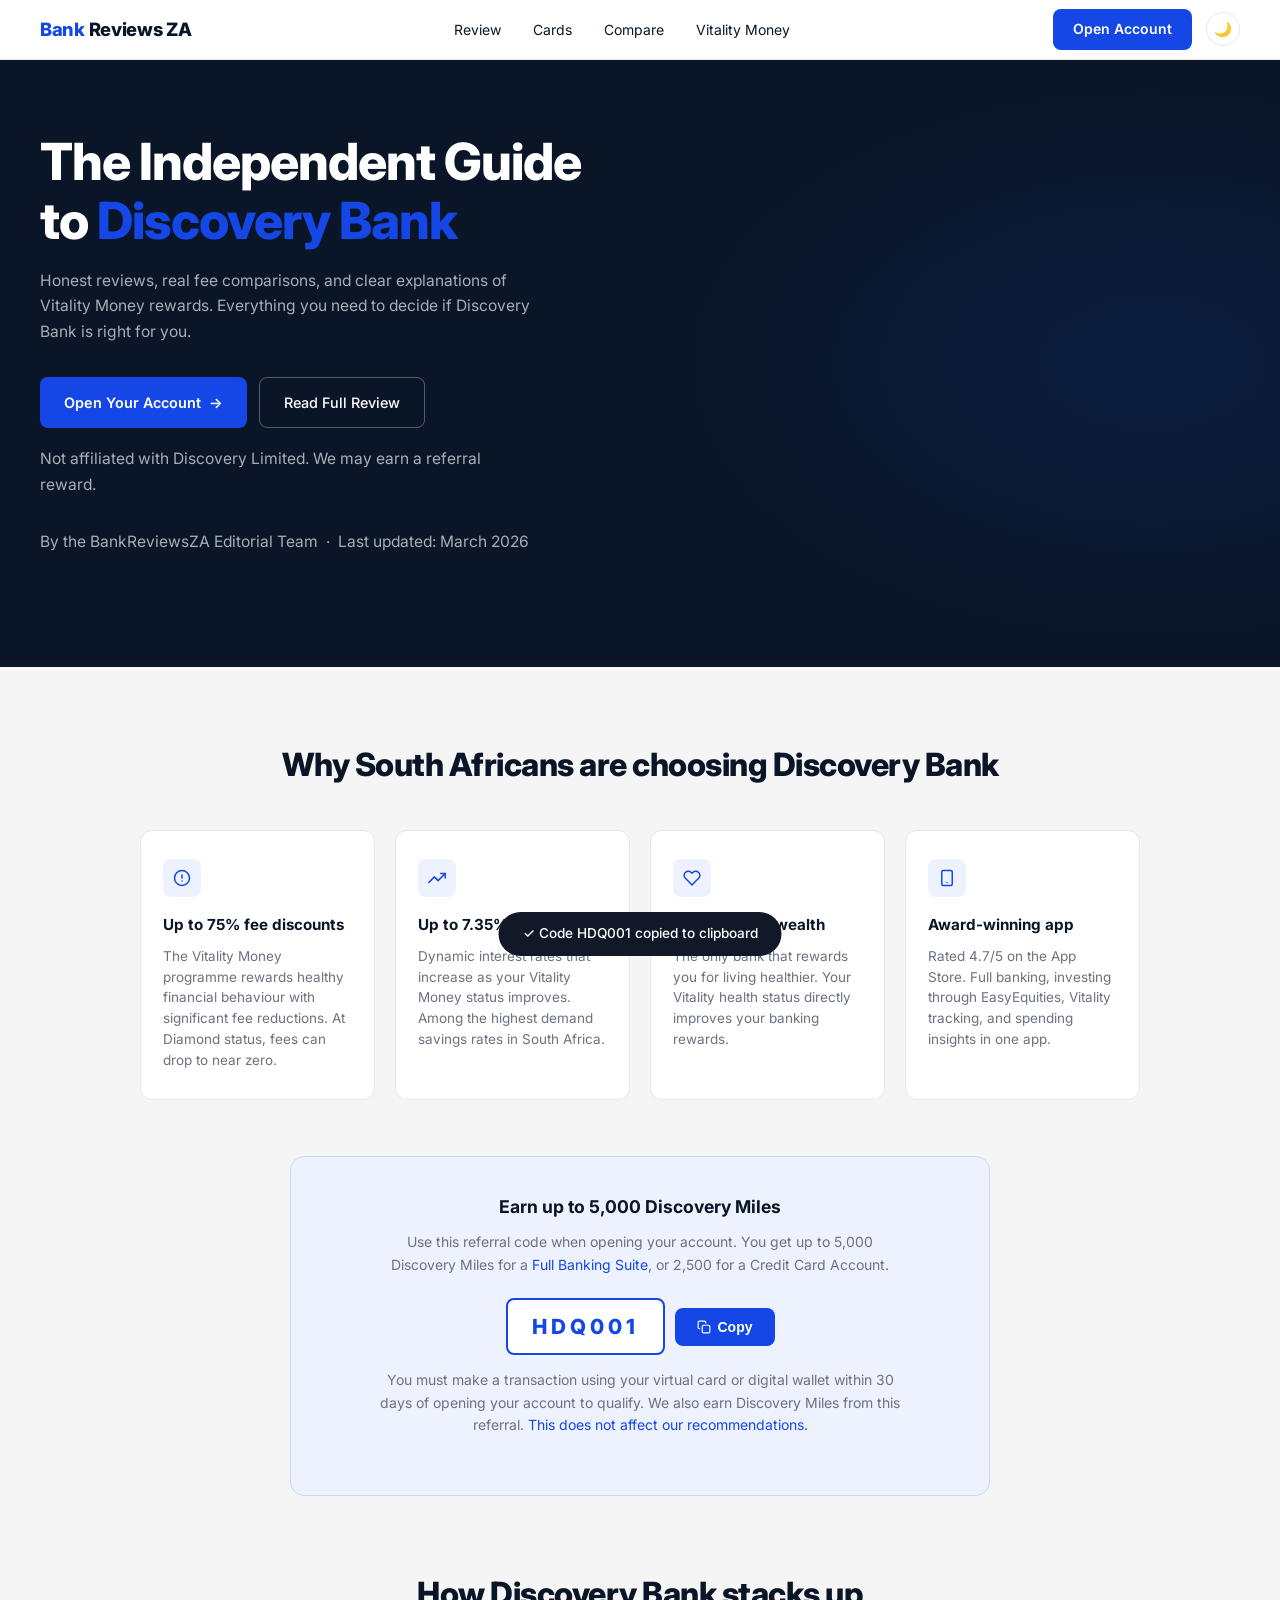
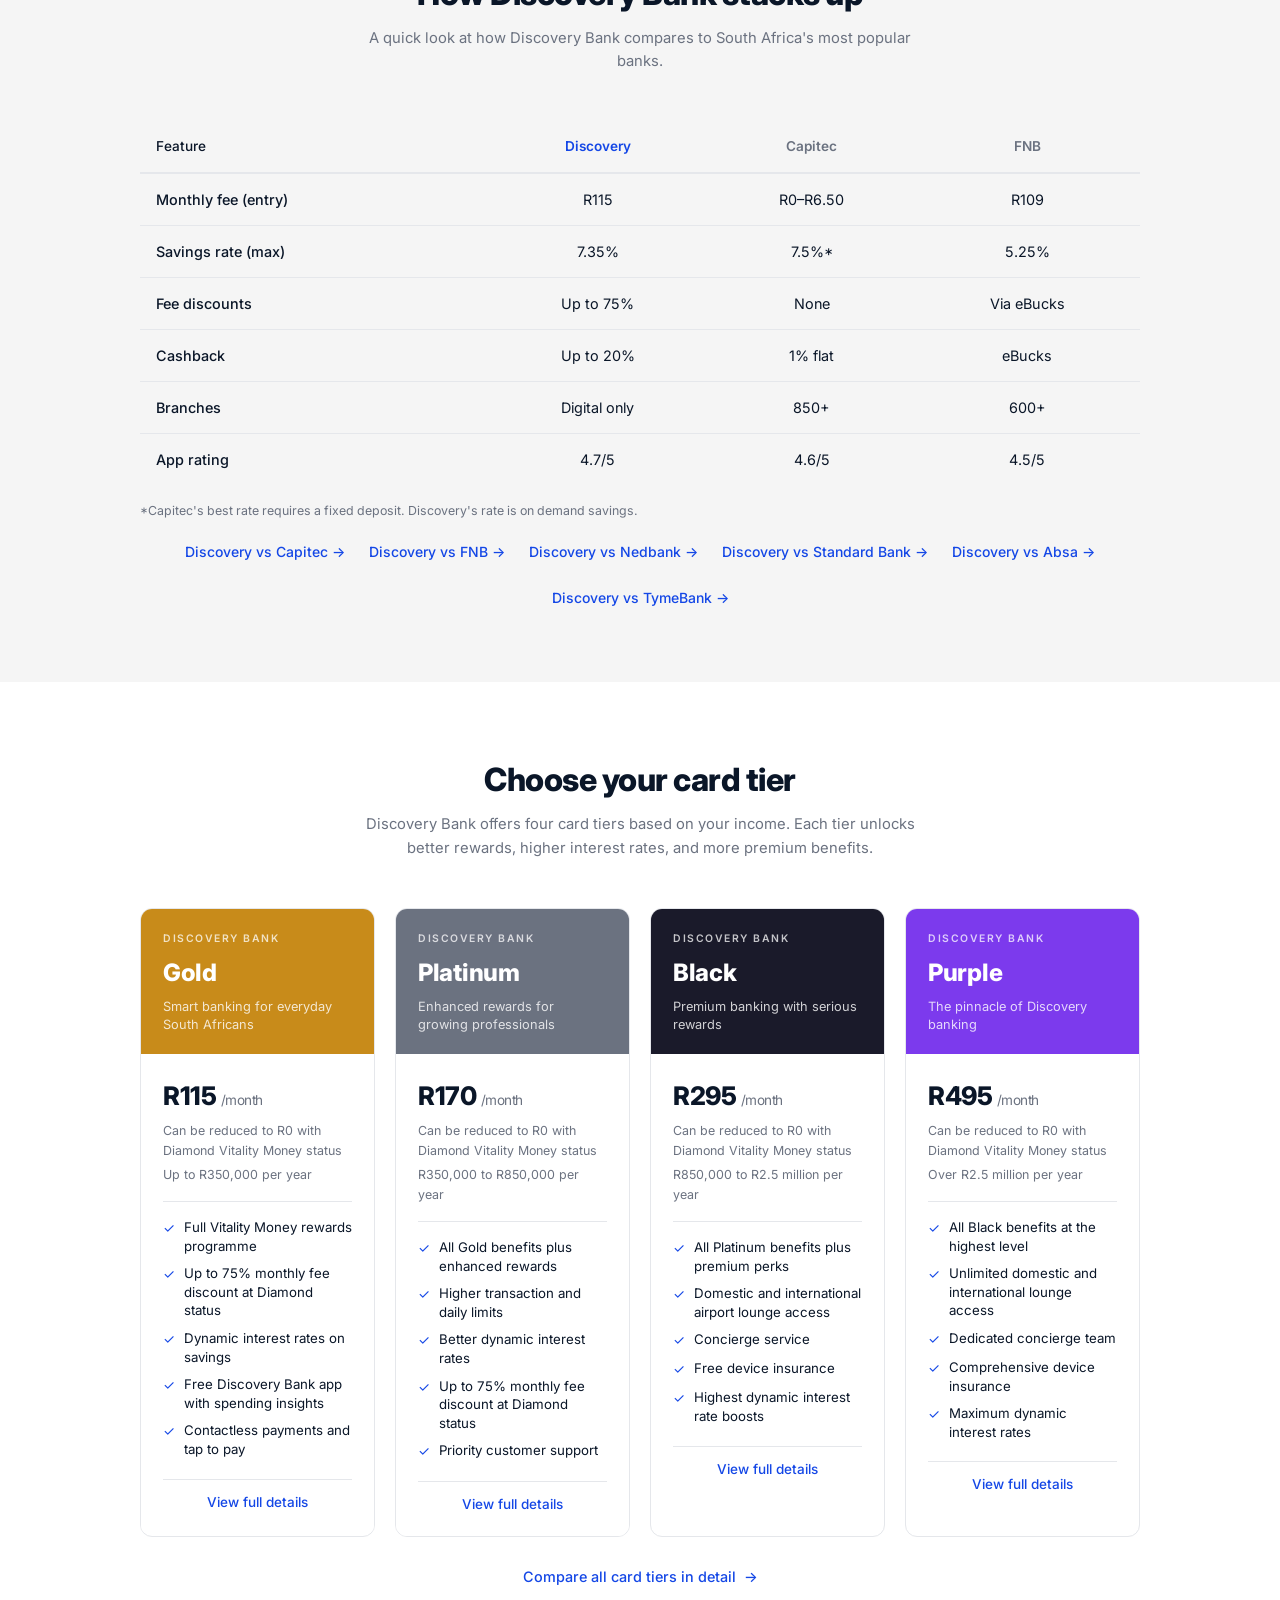
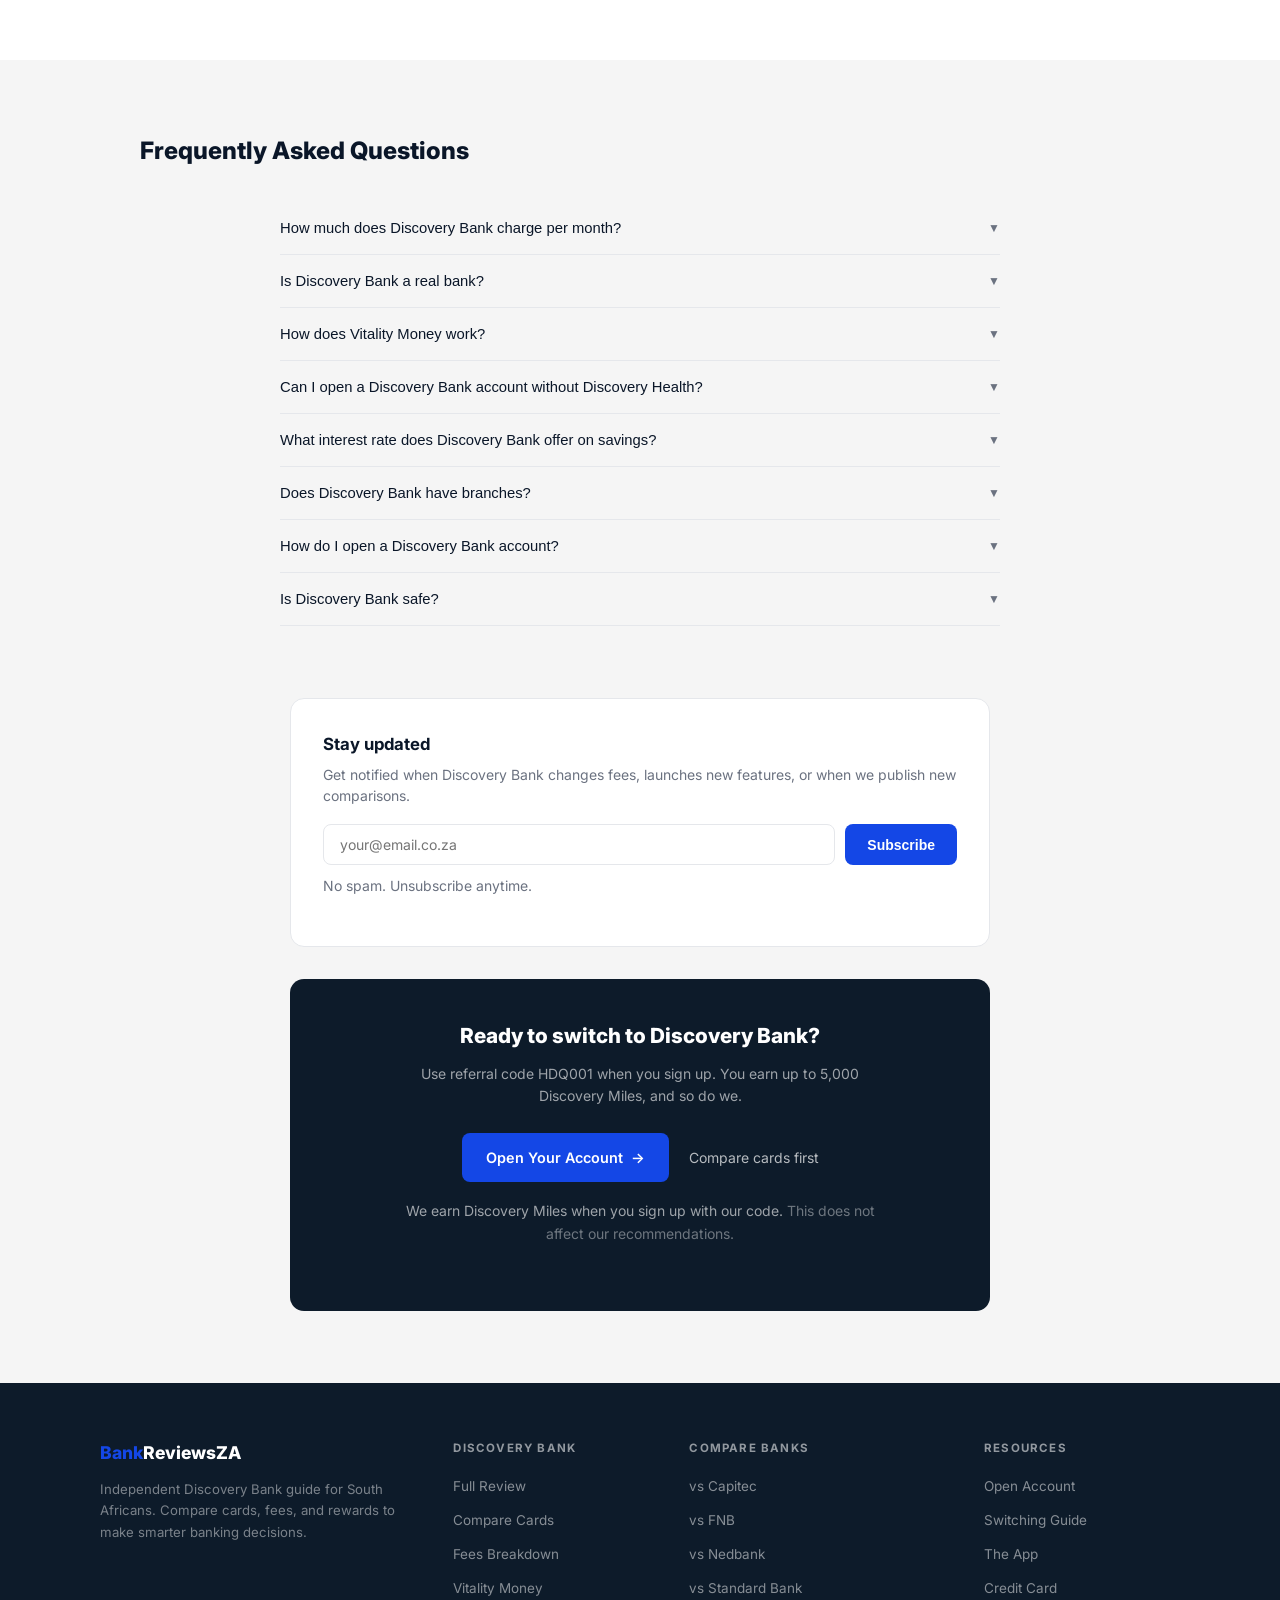
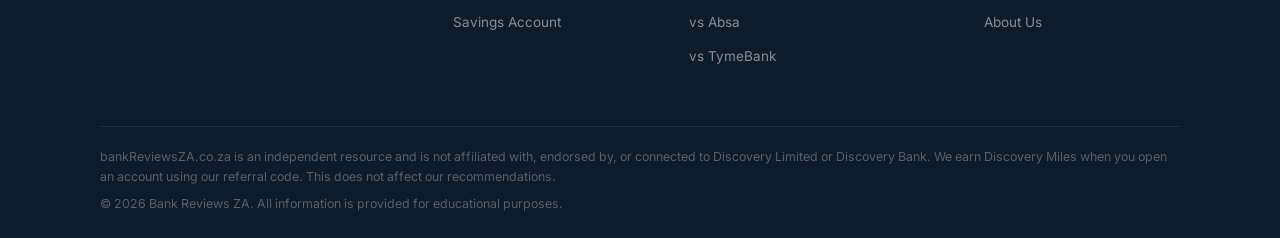
<file: discovery.html>
<!DOCTYPE html>
<html lang="en-ZA">
<head>
  <!-- Google tag (gtag.js) -->
  <script async src="https://www.googletagmanager.com/gtag/js?id=G-VRPT9VEJJD"></script>
  <script>
    window.dataLayer = window.dataLayer || [];
    function gtag(){dataLayer.push(arguments);}
    gtag('js', new Date());
    gtag('config', 'G-VRPT9VEJJD');
  </script>
  <meta charset="UTF-8" />
  <meta name="viewport" content="width=device-width, initial-scale=1.0" />
  <title>Discovery Bank Review South Africa 2026 — Independent Guide | BankReviewsZA</title>
  <meta name="description" content="Discovery Bank review South Africa 2026 — independent fee comparison, Vitality Money explained, card tiers (Gold, Platinum, Black, Purple), savings rates up to 7.35%, and our honest verdict. Use referral code HDQ001 for 5,000 Discovery Miles." />
  <link rel="canonical" href="https://www.bankinvestec.co.za/" />

  <!-- Open Graph -->
  <meta property="og:type" content="article" />
  <meta property="og:url" content="https://www.bankinvestec.co.za/" />
  <meta property="og:title" content="Discovery Bank Review South Africa 2026 — Independent Guide" />
  <meta property="og:description" content="Independent fee comparison, Vitality Money explained, card tiers, savings rates up to 7.35%, and our honest verdict on Discovery Bank. Use referral code HDQ001 for 5,000 Discovery Miles." />
  <meta property="og:site_name" content="BankReviewsZA" />
  <meta property="og:locale" content="en_ZA" />

  <!-- Twitter Card -->
  <meta name="twitter:card" content="summary_large_image" />
  <meta name="twitter:title" content="Discovery Bank Review South Africa 2026 — Independent Guide" />
  <meta name="twitter:description" content="Independent fee comparison, Vitality Money explained, card tiers, savings rates up to 7.35%, and our honest verdict on Discovery Bank." />

  <!-- Structured Data -->
  <script type="application/ld+json">
  {
    "@context": "https://schema.org",
    "@graph": [
      {
        "@type": "WebSite",
        "@id": "https://www.bankinvestec.co.za/#website",
        "url": "https://www.bankinvestec.co.za/",
        "name": "BankReviewsZA",
        "description": "Independent South African bank reviews and comparisons",
        "inLanguage": "en-ZA"
      },
      {
        "@type": "Article",
        "@id": "https://www.bankinvestec.co.za/#article",
        "headline": "Discovery Bank Review South Africa 2026",
        "description": "Independent fee comparison, Vitality Money explained, card tiers, savings rates, and our honest verdict on Discovery Bank.",
        "url": "https://www.bankinvestec.co.za/",
        "datePublished": "2025-01-01",
        "dateModified": "2026-03-06",
        "author": {
          "@type": "Organization",
          "name": "BankReviewsZA Editorial Team",
          "url": "https://www.bankinvestec.co.za/"
        },
        "publisher": {
          "@type": "Organization",
          "name": "BankReviewsZA",
          "url": "https://www.bankinvestec.co.za/"
        },
        "isPartOf": { "@id": "https://www.bankinvestec.co.za/#website" },
        "inLanguage": "en-ZA",
        "about": {
          "@type": "FinancialProduct",
          "name": "Discovery Bank",
          "url": "https://www.discovery.co.za/bank/join-discovery-bank/"
        }
      },
      {
        "@type": "BreadcrumbList",
        "itemListElement": [
          {
            "@type": "ListItem",
            "position": 1,
            "name": "Home",
            "item": "https://www.bankinvestec.co.za/"
          }
        ]
      },
      {
        "@type": "FAQPage",
        "mainEntity": [
          {
            "@type": "Question",
            "name": "How much does Discovery Bank charge per month?",
            "acceptedAnswer": {
              "@type": "Answer",
              "text": "Discovery Bank monthly fees range from R115 (Gold) to R495 (Purple) for bundled accounts. With Diamond Vitality Money status, all monthly fees can be reduced to R0. There are also pay-as-you-transact options available from R35/month."
            }
          },
          {
            "@type": "Question",
            "name": "Is Discovery Bank a real bank?",
            "acceptedAnswer": {
              "@type": "Answer",
              "text": "Yes. Discovery Bank is a fully registered South African bank, licensed and regulated by the Prudential Authority and the South African Reserve Bank. Your deposits are also protected by the Corporation for Deposit Insurance (CODI) up to R100,000."
            }
          },
          {
            "@type": "Question",
            "name": "How does Vitality Money work?",
            "acceptedAnswer": {
              "@type": "Answer",
              "text": "Vitality Money assesses five key financial behaviours: spend, save, protect, plan, and manage. Your status (Blue, Bronze, Silver, Gold, Diamond) determines your fee discounts (up to 75%) and interest rate improvements. The higher your status, the greater your rewards — and Diamond status can bring your monthly fees down to R0."
            }
          },
          {
            "@type": "Question",
            "name": "Can I open a Discovery Bank account without Discovery Health?",
            "acceptedAnswer": {
              "@type": "Answer",
              "text": "Yes, Discovery Health membership is not required to open a Discovery Bank account. You'll still get full access to the Vitality Money programme and its rewards. However, combining Discovery Health with Discovery Bank does boost your overall Vitality rewards further."
            }
          },
          {
            "@type": "Question",
            "name": "What interest rate does Discovery Bank offer on savings?",
            "acceptedAnswer": {
              "@type": "Answer",
              "text": "Discovery Bank offers up to 7.35% per annum on demand savings accounts — meaning your money remains accessible at all times, unlike fixed deposits. Your rate increases as your Vitality Money status improves. This is among the highest on-demand savings rates available from any South African bank."
            }
          },
          {
            "@type": "Question",
            "name": "Does Discovery Bank have branches?",
            "acceptedAnswer": {
              "@type": "Answer",
              "text": "Discovery Bank is a digital-only bank — there are no physical branches. All banking is managed through the Discovery Bank app or online. This allows Discovery to pass the cost savings back to clients through better interest rates and lower fees."
            }
          },
          {
            "@type": "Question",
            "name": "How do I open a Discovery Bank account?",
            "acceptedAnswer": {
              "@type": "Answer",
              "text": "Download the Discovery Bank app from the App Store or Google Play, or apply at discovery.co.za/bank. The application takes about 10 minutes — you'll need your South African ID and a selfie. When prompted, enter referral code HDQ001 to earn 5,000 Discovery Miles once you complete your first qualifying transaction."
            }
          },
          {
            "@type": "Question",
            "name": "Is Discovery Bank safe?",
            "acceptedAnswer": {
              "@type": "Answer",
              "text": "Yes. Discovery Bank uses bank-grade 256-bit encryption, biometric login, real-time fraud alerts, and instant card freeze via the app. It is fully regulated by the South African Reserve Bank and Prudential Authority, and deposits are covered by CODI up to R100,000."
            }
          }
        ]
      }
    ]
  }
  </script>

  <link rel="preconnect" href="https://fonts.googleapis.com" />
  <link rel="preconnect" href="https://fonts.gstatic.com" crossorigin />
  <link href="https://fonts.googleapis.com/css2?family=Inter:wght@300;400;500;600;700;800;900&display=swap" rel="stylesheet" />
  <style>
    *, *::before, *::after { box-sizing: border-box; margin: 0; padding: 0; }

    :root {
      --accent:       #1447E6;
      --accent-dark:  #0F36B8;
      --accent-light: #EEF2FF;
      --accent-border:#BFDBFE;
      --hero-bg:      #0A1628;
      --dark-bg:      #0D1B2A;
      --page-bg:      #F5F5F5;
      --white:        #FFFFFF;
      --text:         #0A1628;
      --text-muted:   #6B7280;
      --text-light:   #9CA3AF;
      --border:       #E5E7EB;
      --gold:         #C88B1A;
      --gold-bg:      #C88B1A;
      --plat-bg:      #6B7280;
      --black-bg:     #1A1A2A;
      --purple-bg:    #7C3AED;
    }

    html { scroll-behavior: smooth; }

    body {
      font-family: 'Inter', sans-serif;
      background: var(--white);
      color: var(--text);
      line-height: 1.6;
      font-size: 15px;
    }

    /* ── NAV ─────────────────────────────────────────────── */
    nav {
      position: sticky;
      top: 0;
      z-index: 100;
      background: var(--white);
      border-bottom: 1px solid var(--border);
      height: 60px;
      display: flex;
      align-items: center;
      justify-content: space-between;
      padding: 0 40px;
    }

    .nav-logo {
      font-size: 1.15rem;
      font-weight: 800;
      text-decoration: none;
      letter-spacing: -0.3px;
    }

    .nav-logo .logo-accent { color: var(--accent); }
    .nav-logo .logo-dark   { color: var(--text); }

    .nav-center {
      display: flex;
      align-items: center;
      gap: 32px;
      list-style: none;
    }

    .nav-center a {
      font-size: 0.875rem;
      color: var(--text);
      text-decoration: none;
      font-weight: 400;
    }

    .nav-center a:hover { color: var(--accent); }

    .nav-right {
      display: flex;
      align-items: center;
      gap: 14px;
    }

    .btn-nav {
      background: var(--accent);
      color: var(--white);
      text-decoration: none;
      padding: 9px 20px;
      border-radius: 8px;
      font-size: 0.875rem;
      font-weight: 600;
      transition: background 0.15s;
    }

    .btn-nav:hover { background: var(--accent-dark); }

    .dark-toggle {
      background: none;
      border: 1px solid var(--border);
      border-radius: 50%;
      width: 34px;
      height: 34px;
      cursor: pointer;
      display: flex;
      align-items: center;
      justify-content: center;
      font-size: 0.9rem;
      color: var(--text-muted);
    }

    /* ── HAMBURGER ──────────────────────────────────────── */
    .nav-hamburger {
      display: none;
      background: none;
      border: none;
      cursor: pointer;
      padding: 4px 0;
      flex-direction: column;
      gap: 5px;
      align-items: center;
    }

    .nav-hamburger span {
      display: block;
      width: 22px;
      height: 2px;
      background: var(--text);
      border-radius: 2px;
      transition: transform 0.2s, opacity 0.2s;
    }

    /* ── MOBILE NAV OVERLAY ──────────────────────────────── */
    .mobile-nav {
      display: none;
      position: fixed;
      top: 60px;
      left: 0; right: 0; bottom: 0;
      background: var(--white);
      z-index: 98;
      overflow-y: auto;
      border-top: 1px solid var(--border);
    }

    .mobile-nav.open { display: block; }

    .mobile-nav-list { list-style: none; padding: 0; }

    .mobile-nav-item { border-bottom: 1px solid var(--border); }

    .mobile-nav-link {
      display: block;
      padding: 16px 24px;
      font-size: 1rem;
      font-weight: 500;
      color: var(--text);
      text-decoration: none;
    }

    .mobile-nav-toggle {
      width: 100%;
      background: none;
      border: none;
      padding: 16px 24px;
      font-size: 1rem;
      font-weight: 500;
      color: var(--text);
      text-align: left;
      cursor: pointer;
      display: flex;
      justify-content: space-between;
      align-items: center;
      font-family: inherit;
    }

    .mobile-nav-sub {
      list-style: none;
      background: var(--page-bg);
      padding: 4px 0 12px;
    }

    .mobile-nav-sub li a {
      display: block;
      padding: 10px 24px 10px 40px;
      font-size: 0.9rem;
      color: var(--text-muted);
      text-decoration: none;
    }

    .mobile-nav-sub li a:hover { color: var(--accent); }

    .mobile-nav-cta-wrap { padding: 20px 24px 0; }

    .mobile-nav-cta {
      display: block;
      background: var(--accent);
      color: var(--white);
      text-decoration: none;
      padding: 14px 24px;
      border-radius: 8px;
      font-size: 0.95rem;
      font-weight: 600;
      text-align: center;
    }

    /* ── DESKTOP COMPARE DROPDOWN ────────────────────────── */
    .has-dropdown { position: relative; }

    .nav-dropdown {
      display: none;
      position: absolute;
      top: 100%;
      left: 50%;
      transform: translateX(-50%);
      background: var(--white);
      border: 1px solid var(--border);
      border-radius: 10px;
      box-shadow: 0 8px 32px rgba(0,0,0,0.10);
      min-width: 180px;
      list-style: none;
      padding: 16px 0 8px;
      z-index: 200;
    }

    /* Bridge the gap so the dropdown doesn't close when moving mouse down */
    .nav-dropdown::before {
      content: '';
      position: absolute;
      top: -12px;
      left: 0; right: 0;
      height: 12px;
    }

    .has-dropdown:hover .nav-dropdown { display: block; }

    .nav-dropdown li a {
      display: block;
      padding: 10px 18px;
      font-size: 0.875rem;
      color: var(--text);
      text-decoration: none;
      font-weight: 400;
      white-space: nowrap;
    }

    .nav-dropdown li a:hover {
      background: var(--accent-light);
      color: var(--accent);
    }

    @media (max-width: 768px) {
      .nav-center { display: none; }
      nav { padding: 0 20px; }
      .nav-hamburger { display: flex; }
      .nav-right .btn-nav,
      .nav-right .dark-toggle { display: none; }
    }

    /* ── HERO ────────────────────────────────────────────── */
    .hero {
      background: var(--hero-bg);
      min-height: 420px;
      display: flex;
      align-items: center;
      padding: 72px 40px 80px;
      position: relative;
      overflow: hidden;
    }

    .hero::after {
      content: '';
      position: absolute;
      right: 0; top: 0; bottom: 0;
      width: 50%;
      background: radial-gradient(ellipse at 80% 50%, rgba(20,71,230,0.12) 0%, transparent 65%);
      pointer-events: none;
    }

    .hero-inner { max-width: 620px; position: relative; z-index: 1; }

    .hero h1 {
      font-size: clamp(2.2rem, 5vw, 3.2rem);
      font-weight: 800;
      color: var(--white);
      line-height: 1.15;
      letter-spacing: -1px;
      margin-bottom: 18px;
    }

    .hero h1 .h1-accent { color: var(--accent); }

    .hero p {
      color: rgba(255,255,255,0.65);
      font-size: 0.975rem;
      line-height: 1.65;
      max-width: 500px;
      margin-bottom: 32px;
    }

    .hero-btns {
      display: flex;
      gap: 12px;
      flex-wrap: wrap;
      margin-bottom: 18px;
    }

    .btn-primary {
      background: var(--accent);
      color: var(--white);
      text-decoration: none;
      padding: 13px 24px;
      border-radius: 8px;
      font-size: 0.9rem;
      font-weight: 600;
      transition: background 0.15s;
      display: inline-flex;
      align-items: center;
      gap: 6px;
    }

    .btn-primary:hover { background: var(--accent-dark); }

    .btn-secondary {
      background: transparent;
      color: var(--white);
      text-decoration: none;
      padding: 13px 24px;
      border-radius: 8px;
      font-size: 0.9rem;
      font-weight: 500;
      border: 1.5px solid rgba(255,255,255,0.3);
      transition: border-color 0.15s;
    }

    .btn-secondary:hover { border-color: rgba(255,255,255,0.6); }

    .hero-disclaimer {
      font-size: 0.75rem;
      color: rgba(255,255,255,0.38);
    }
    .hero-meta {
      font-size: 0.72rem;
      color: rgba(255,255,255,0.30);
      margin-top: 6px;
    }

    /* ── SECTIONS ────────────────────────────────────────── */
    .section-gray { background: var(--page-bg); }
    .section-white { background: var(--white); }

    .section-wrap {
      max-width: 1080px;
      margin: 0 auto;
      padding: 72px 40px;
    }

    @media (max-width: 600px) { .section-wrap { padding: 48px 20px; } }

    /* ── MOBILE IMPROVEMENTS ─────────────────────────────── */
    @media (max-width: 600px) {
      .hero { padding: 48px 20px 60px; }
      .referral-code-row { flex-direction: column; align-items: stretch; }
      .referral-code-row .btn-copy { justify-content: center; }
      .email-row { flex-direction: column; }
      .stay-updated-wrap { padding: 24px 20px; }
      .bottom-cta-wrap { padding: 28px 20px; }
      .referral-wrap { padding: 28px 20px; }
      .compare-links { flex-direction: column; align-items: center; gap: 12px; }
      .tiers-grid { grid-template-columns: 1fr; }
    }

    .section-heading {
      text-align: center;
      font-size: clamp(1.5rem, 3.5vw, 2rem);
      font-weight: 800;
      letter-spacing: -0.5px;
      margin-bottom: 8px;
    }

    .section-sub {
      text-align: center;
      color: var(--text-muted);
      font-size: 0.925rem;
      max-width: 580px;
      margin: 0 auto 48px;
    }

    /* ── WHY CARDS ───────────────────────────────────────── */
    .why-grid {
      display: grid;
      grid-template-columns: repeat(auto-fit, minmax(220px, 1fr));
      gap: 20px;
    }

    .why-card {
      background: var(--white);
      border: 1px solid var(--border);
      border-radius: 12px;
      padding: 28px 22px;
    }

    .why-icon {
      width: 38px;
      height: 38px;
      background: var(--accent-light);
      border-radius: 8px;
      display: flex;
      align-items: center;
      justify-content: center;
      margin-bottom: 16px;
      color: var(--accent);
      font-size: 1rem;
    }

    .why-card h3 {
      font-size: 0.95rem;
      font-weight: 700;
      margin-bottom: 8px;
    }

    .why-card p {
      font-size: 0.845rem;
      color: var(--text-muted);
      line-height: 1.55;
    }

    /* ── REFERRAL BOX ────────────────────────────────────── */
    .referral-wrap {
      max-width: 700px;
      margin: 0 auto;
      background: var(--accent-light);
      border: 1px solid var(--accent-border);
      border-radius: 14px;
      padding: 36px 32px;
      text-align: center;
    }

    .referral-wrap h3 {
      font-size: 1.1rem;
      font-weight: 700;
      margin-bottom: 10px;
    }

    .referral-wrap p {
      font-size: 0.875rem;
      color: var(--text-muted);
      max-width: 520px;
      margin: 0 auto 22px;
      line-height: 1.6;
    }

    .referral-wrap p a { color: var(--accent); text-decoration: none; }

    .referral-code-row {
      display: flex;
      align-items: center;
      justify-content: center;
      gap: 10px;
      margin-bottom: 14px;
    }

    .code-box {
      font-size: 1.3rem;
      font-weight: 800;
      letter-spacing: 4px;
      color: var(--accent);
      border: 2px solid var(--accent);
      border-radius: 8px;
      padding: 10px 24px;
      background: var(--white);
      min-width: 140px;
      text-align: center;
    }

    .btn-copy {
      background: var(--accent);
      color: var(--white);
      border: none;
      padding: 11px 22px;
      border-radius: 8px;
      font-size: 0.875rem;
      font-weight: 600;
      cursor: pointer;
      display: inline-flex;
      align-items: center;
      gap: 7px;
      transition: background 0.15s;
    }

    .btn-copy:hover { background: var(--accent-dark); }

    .referral-fine {
      font-size: 0.775rem;
      color: var(--text-muted);
      line-height: 1.5;
    }

    .referral-fine a { color: var(--accent); text-decoration: none; }

    /* ── COMPARE TABLE ───────────────────────────────────── */
    .compare-table-wrap { overflow-x: auto; }

    table.cmp {
      width: 100%;
      border-collapse: collapse;
      font-size: 0.9rem;
    }

    table.cmp th, table.cmp td {
      padding: 14px 16px;
      text-align: center;
      border-bottom: 1px solid var(--border);
    }

    table.cmp th:first-child,
    table.cmp td:first-child {
      text-align: left;
      font-weight: 500;
      color: var(--text);
    }

    table.cmp thead th {
      font-size: 0.85rem;
      font-weight: 600;
      color: var(--text-muted);
      border-bottom: 2px solid var(--border);
      background: transparent;
    }

    table.cmp thead th.col-accent { color: var(--accent); }

    table.cmp tbody tr:last-child td { border-bottom: none; }

    .compare-footnote {
      font-size: 0.775rem;
      color: var(--text-muted);
      margin-top: 16px;
    }

    .compare-links {
      margin-top: 20px;
      display: flex;
      gap: 24px;
      justify-content: center;
      flex-wrap: wrap;
    }

    .compare-links a {
      color: var(--accent);
      font-size: 0.875rem;
      text-decoration: none;
      font-weight: 500;
    }

    .compare-links a:hover { text-decoration: underline; }

    /* ── CARD TIERS ──────────────────────────────────────── */
    .tiers-grid {
      display: grid;
      grid-template-columns: repeat(auto-fit, minmax(220px, 1fr));
      gap: 20px;
      margin-bottom: 28px;
    }

    .tier-card {
      border: 1px solid var(--border);
      border-radius: 12px;
      overflow: hidden;
    }

    .tier-header {
      padding: 22px 22px 20px;
      color: var(--white);
    }

    .tier-header.gold   { background: #C88B1A; }
    .tier-header.plat   { background: #6B7280; }
    .tier-header.black  { background: #1A1A2A; }
    .tier-header.purple { background: #7C3AED; }

    .tier-label {
      font-size: 0.65rem;
      font-weight: 600;
      letter-spacing: 1.5px;
      text-transform: uppercase;
      opacity: 0.75;
      margin-bottom: 6px;
    }

    .tier-name {
      font-size: 1.5rem;
      font-weight: 800;
      margin-bottom: 6px;
      letter-spacing: -0.3px;
    }

    .tier-tagline {
      font-size: 0.8rem;
      opacity: 0.8;
      line-height: 1.4;
    }

    .tier-body {
      padding: 22px 22px 20px;
      background: var(--white);
    }

    .tier-price {
      font-size: 1.6rem;
      font-weight: 800;
      letter-spacing: -0.5px;
      margin-bottom: 4px;
    }

    .tier-price span {
      font-size: 0.85rem;
      font-weight: 400;
      color: var(--text-muted);
    }

    .tier-reduce {
      font-size: 0.78rem;
      color: var(--text-muted);
      margin-bottom: 4px;
    }

    .tier-income {
      font-size: 0.78rem;
      color: var(--text-muted);
      margin-bottom: 16px;
      padding-bottom: 16px;
      border-bottom: 1px solid var(--border);
    }

    .tier-features { list-style: none; margin-bottom: 20px; }

    .tier-features li {
      display: flex;
      align-items: flex-start;
      gap: 9px;
      font-size: 0.83rem;
      margin-bottom: 9px;
      line-height: 1.4;
    }

    .tier-features li .chk {
      color: var(--accent);
      font-size: 0.85rem;
      flex-shrink: 0;
      margin-top: 1px;
    }

    .tier-link {
      display: block;
      color: var(--accent);
      font-size: 0.845rem;
      font-weight: 500;
      text-decoration: none;
      text-align: center;
      padding-top: 12px;
      border-top: 1px solid var(--border);
    }

    .tier-link:hover { text-decoration: underline; }

    .compare-all-link {
      display: block;
      text-align: center;
      color: var(--accent);
      font-size: 0.9rem;
      font-weight: 500;
      text-decoration: none;
      margin-top: 8px;
    }

    .compare-all-link:hover { text-decoration: underline; }

    /* ── FAQ ─────────────────────────────────────────────── */
    .faq-list { max-width: 720px; margin: 0 auto; }

    .faq-item {
      border-bottom: 1px solid var(--border);
    }

    .faq-question {
      width: 100%;
      background: none;
      border: none;
      padding: 18px 0;
      text-align: left;
      display: flex;
      justify-content: space-between;
      align-items: center;
      cursor: pointer;
      font-size: 0.925rem;
      font-weight: 500;
      color: var(--text);
      gap: 16px;
    }

    .faq-question:hover { color: var(--accent); }

    .faq-chevron {
      font-size: 0.75rem;
      color: var(--text-muted);
      transition: transform 0.2s;
      flex-shrink: 0;
    }

    .faq-item.open .faq-chevron { transform: rotate(180deg); }

    .faq-answer {
      font-size: 0.875rem;
      color: var(--text-muted);
      line-height: 1.65;
      max-height: 0;
      overflow: hidden;
      transition: max-height 0.3s ease, padding 0.3s;
    }

    .faq-item.open .faq-answer {
      max-height: 300px;
      padding-bottom: 18px;
    }

    /* ── STAY UPDATED ────────────────────────────────────── */
    .stay-updated-wrap {
      max-width: 700px;
      margin: 0 auto 32px;
      background: var(--white);
      border: 1px solid var(--border);
      border-radius: 14px;
      padding: 32px 32px;
    }

    .stay-updated-wrap h3 {
      font-size: 1.05rem;
      font-weight: 700;
      margin-bottom: 6px;
    }

    .stay-updated-wrap p {
      font-size: 0.875rem;
      color: var(--text-muted);
      margin-bottom: 18px;
      line-height: 1.5;
    }

    .email-row {
      display: flex;
      gap: 10px;
      margin-bottom: 10px;
    }

    .email-input {
      flex: 1;
      padding: 11px 16px;
      border: 1px solid var(--border);
      border-radius: 8px;
      font-size: 0.875rem;
      font-family: inherit;
      outline: none;
      color: var(--text);
    }

    .email-input:focus { border-color: var(--accent); }

    .btn-subscribe {
      background: var(--accent);
      color: var(--white);
      border: none;
      padding: 11px 22px;
      border-radius: 8px;
      font-size: 0.875rem;
      font-weight: 600;
      cursor: pointer;
      white-space: nowrap;
      transition: background 0.15s;
    }

    .btn-subscribe:hover { background: var(--accent-dark); }

    .no-spam {
      font-size: 0.775rem;
      color: var(--text-light);
    }

    /* ── BOTTOM CTA ──────────────────────────────────────── */
    .bottom-cta-wrap {
      max-width: 700px;
      margin: 0 auto;
      background: var(--dark-bg);
      border-radius: 14px;
      padding: 40px 36px;
      text-align: center;
    }

    .bottom-cta-wrap h2 {
      font-size: 1.3rem;
      font-weight: 800;
      color: var(--white);
      margin-bottom: 10px;
    }

    .bottom-cta-wrap p {
      font-size: 0.875rem;
      color: rgba(255,255,255,0.6);
      max-width: 480px;
      margin: 0 auto 26px;
      line-height: 1.6;
    }

    .bottom-cta-btns {
      display: flex;
      align-items: center;
      justify-content: center;
      gap: 20px;
      flex-wrap: wrap;
      margin-bottom: 18px;
    }

    .bottom-cta-link {
      color: rgba(255,255,255,0.7);
      font-size: 0.875rem;
      text-decoration: none;
    }

    .bottom-cta-link:hover { color: var(--white); }

    .bottom-disclaimer {
      font-size: 0.75rem;
      color: rgba(255,255,255,0.3);
    }

    .bottom-disclaimer a { color: rgba(255,255,255,0.4); text-decoration: none; }

    /* ── FOOTER ──────────────────────────────────────────── */
    footer {
      background: var(--dark-bg);
      padding: 56px 40px 0;
    }

    .footer-inner {
      max-width: 1080px;
      margin: 0 auto;
      display: grid;
      grid-template-columns: 1.6fr 1fr 1.3fr 1fr;
      gap: 40px;
      padding-bottom: 48px;
    }

    @media (max-width: 768px) {
      .footer-inner { grid-template-columns: 1fr 1fr; }
    }

    @media (max-width: 480px) {
      .footer-inner { grid-template-columns: 1fr; }
      footer { padding: 40px 20px 0; }
    }

    .footer-brand .footer-logo {
      font-size: 1.1rem;
      font-weight: 800;
      text-decoration: none;
      margin-bottom: 12px;
      display: block;
    }

    .footer-brand .footer-logo .logo-accent { color: var(--accent); }
    .footer-brand .footer-logo .logo-dark   { color: var(--white); }

    .footer-brand p {
      font-size: 0.825rem;
      color: rgba(255,255,255,0.45);
      line-height: 1.6;
    }

    .footer-col h4 {
      font-size: 0.72rem;
      font-weight: 700;
      letter-spacing: 1.2px;
      text-transform: uppercase;
      color: rgba(255,255,255,0.55);
      margin-bottom: 16px;
    }

    .footer-col ul { list-style: none; }

    .footer-col ul li { margin-bottom: 10px; }

    .footer-col ul li a {
      font-size: 0.845rem;
      color: rgba(255,255,255,0.5);
      text-decoration: none;
      transition: color 0.15s;
    }

    .footer-col ul li a:hover { color: var(--white); }

    .footer-bottom {
      max-width: 1080px;
      margin: 0 auto;
      border-top: 1px solid rgba(255,255,255,0.08);
      padding: 20px 0 24px;
    }

    .footer-bottom p {
      font-size: 0.775rem;
      color: rgba(255,255,255,0.3);
      line-height: 1.65;
    }

    .footer-bottom p + p { margin-top: 6px; }

    /* ── TOAST ───────────────────────────────────────────── */
    .toast {
      position: fixed;
      bottom: 24px;
      left: 50%;
      transform: translateX(-50%) translateY(80px);
      background: #111827;
      color: #fff;
      padding: 11px 24px;
      border-radius: 50px;
      font-size: 0.85rem;
      font-weight: 500;
      z-index: 999;
      transition: transform 0.28s ease;
      white-space: nowrap;
      pointer-events: none;
    }

    .toast.show { transform: translateX(-50%) translateY(0); }
  </style>
</head>
<body>

  <!-- ── NAVBAR ─────────────────────────────────────────── -->
  <nav>
    <a class="nav-logo" href="index.html">
      <span class="logo-accent">Bank</span><span class="logo-dark"> Reviews ZA</span>
    </a>
    <ul class="nav-center">
      <li><a href="#review">Review</a></li>
      <li><a href="#tiers">Cards</a></li>
      <li class="has-dropdown">
        <a href="#compare">Compare</a>
        <ul class="nav-dropdown">
          <li><a href="vs-capitec.html">vs Capitec</a></li>
          <li><a href="vs-fnb.html">vs FNB</a></li>
          <li><a href="vs-nedbank.html">vs Nedbank</a></li>
          <li><a href="vs-standard-bank.html">vs Standard Bank</a></li>
          <li><a href="vs-absa.html">vs Absa</a></li>
          <li><a href="vs-tymebank.html">vs TymeBank</a></li>
        </ul>
      </li>
      <li><a href="#vitality">Vitality Money</a></li>
    </ul>
    <div class="nav-right">
      <a class="btn-nav" href="https://www.discovery.co.za/bank/join-discovery-bank/">Open Account</a>
      <button class="dark-toggle" title="Toggle dark mode" onclick="toggleDark()">🌙</button>
      <button class="nav-hamburger" onclick="toggleMobileNav()" aria-label="Open menu">
        <span></span><span></span><span></span>
      </button>
    </div>
  </nav>

  <!-- ── MOBILE NAV ─────────────────────────────────────── -->
  <div class="mobile-nav" id="mobileNav">
    <ul class="mobile-nav-list">
      <li class="mobile-nav-item"><a class="mobile-nav-link" href="#review" onclick="closeMobileNav()">Review</a></li>
      <li class="mobile-nav-item"><a class="mobile-nav-link" href="#tiers" onclick="closeMobileNav()">Cards</a></li>
      <li class="mobile-nav-item">
        <button class="mobile-nav-toggle" onclick="toggleMobileSub(this)">Compare <span>▾</span></button>
        <ul class="mobile-nav-sub" style="display:none">
          <li><a href="vs-capitec.html">vs Capitec</a></li>
          <li><a href="vs-fnb.html">vs FNB</a></li>
          <li><a href="vs-nedbank.html">vs Nedbank</a></li>
          <li><a href="vs-standard-bank.html">vs Standard Bank</a></li>
          <li><a href="vs-absa.html">vs Absa</a></li>
          <li><a href="vs-tymebank.html">vs TymeBank</a></li>
        </ul>
      </li>
      <li class="mobile-nav-item"><a class="mobile-nav-link" href="#vitality" onclick="closeMobileNav()">Vitality Money</a></li>
      <li class="mobile-nav-cta-wrap"><a class="mobile-nav-cta" href="https://www.discovery.co.za/bank/join-discovery-bank/">Open Account</a></li>
    </ul>
  </div>

  <!-- ── HERO ──────────────────────────────────────────── -->
  <section class="hero" id="review">
    <div class="hero-inner">
      <h1>The Independent Guide<br/>to <span class="h1-accent">Discovery Bank</span></h1>
      <p>Honest reviews, real fee comparisons, and clear explanations of Vitality Money rewards. Everything you need to decide if Discovery Bank is right for you.</p>
      <div class="hero-btns">
        <a class="btn-primary" href="https://www.discovery.co.za/bank/join-discovery-bank/">Open Your Account &nbsp;→</a>
        <a class="btn-secondary" href="#review">Read Full Review</a>
      </div>
      <p class="hero-disclaimer">Not affiliated with Discovery Limited. We may earn a referral reward.</p>
      <p class="hero-meta">By the BankReviewsZA Editorial Team &nbsp;·&nbsp; Last updated: March 2026</p>
    </div>
  </section>

  <!-- ── WHY SOUTH AFRICANS ─────────────────────────────── -->
  <section class="section-gray">
    <div class="section-wrap">
      <h2 class="section-heading">Why South Africans are choosing Discovery Bank</h2>
      <div style="margin-bottom: 40px;"></div>
      <div class="why-grid">

        <div class="why-card">
          <div class="why-icon">
            <svg width="18" height="18" viewBox="0 0 24 24" fill="none" stroke="currentColor" stroke-width="2" stroke-linecap="round" stroke-linejoin="round"><circle cx="12" cy="12" r="10"/><line x1="12" y1="8" x2="12" y2="12"/><line x1="12" y1="16" x2="12.01" y2="16"/></svg>
          </div>
          <h3>Up to 75% fee discounts</h3>
          <p>The Vitality Money programme rewards healthy financial behaviour with significant fee reductions. At Diamond status, fees can drop to near zero.</p>
        </div>

        <div class="why-card">
          <div class="why-icon">
            <svg width="18" height="18" viewBox="0 0 24 24" fill="none" stroke="currentColor" stroke-width="2" stroke-linecap="round" stroke-linejoin="round"><polyline points="23 6 13.5 15.5 8.5 10.5 1 18"/><polyline points="17 6 23 6 23 12"/></svg>
          </div>
          <h3>Up to 7.35% on savings</h3>
          <p>Dynamic interest rates that increase as your Vitality Money status improves. Among the highest demand savings rates in South Africa.</p>
        </div>

        <div class="why-card">
          <div class="why-icon">
            <svg width="18" height="18" viewBox="0 0 24 24" fill="none" stroke="currentColor" stroke-width="2" stroke-linecap="round" stroke-linejoin="round"><path d="M20.84 4.61a5.5 5.5 0 0 0-7.78 0L12 5.67l-1.06-1.06a5.5 5.5 0 0 0-7.78 7.78l1.06 1.06L12 21.23l7.78-7.78 1.06-1.06a5.5 5.5 0 0 0 0-7.78z"/></svg>
          </div>
          <h3>Health meets wealth</h3>
          <p>The only bank that rewards you for living healthier. Your Vitality health status directly improves your banking rewards.</p>
        </div>

        <div class="why-card">
          <div class="why-icon">
            <svg width="18" height="18" viewBox="0 0 24 24" fill="none" stroke="currentColor" stroke-width="2" stroke-linecap="round" stroke-linejoin="round"><rect x="5" y="2" width="14" height="20" rx="2" ry="2"/><line x1="12" y1="18" x2="12.01" y2="18"/></svg>
          </div>
          <h3>Award-winning app</h3>
          <p>Rated 4.7/5 on the App Store. Full banking, investing through EasyEquities, Vitality tracking, and spending insights in one app.</p>
        </div>

      </div>

      <!-- REFERRAL BOX -->
      <div style="margin-top: 56px;">
        <div class="referral-wrap">
          <h3>Earn up to 5,000 Discovery Miles</h3>
          <p>Use this referral code when opening your account. You get up to 5,000 Discovery Miles for a <a href="#tiers">Full Banking Suite</a>, or 2,500 for a Credit Card Account.</p>
          <div class="referral-code-row">
            <div class="code-box" id="ref-code">HDQ001</div>
            <button class="btn-copy" onclick="copyCode()">
              <svg width="14" height="14" viewBox="0 0 24 24" fill="none" stroke="currentColor" stroke-width="2" stroke-linecap="round" stroke-linejoin="round"><rect x="9" y="9" width="13" height="13" rx="2"/><path d="M5 15H4a2 2 0 01-2-2V4a2 2 0 012-2h9a2 2 0 012 2v1"/></svg>
              Copy
            </button>
          </div>
          <p class="referral-fine">You must make a transaction using your virtual card or digital wallet within 30 days of opening your account to qualify. We also earn Discovery Miles from this referral. <a href="#review">This does not affect our recommendations.</a></p>
        </div>
      </div>

    </div>
  </section>

  <!-- ── COMPARISON TABLE ───────────────────────────────── -->
  <section class="section-gray" id="compare">
    <div class="section-wrap" style="padding-top: 0;">
      <h2 class="section-heading">How Discovery Bank stacks up</h2>
      <p class="section-sub">A quick look at how Discovery Bank compares to South Africa's most popular banks.</p>

      <div class="compare-table-wrap">
        <table class="cmp">
          <thead>
            <tr>
              <th>Feature</th>
              <th class="col-accent">Discovery</th>
              <th>Capitec</th>
              <th>FNB</th>
            </tr>
          </thead>
          <tbody>
            <tr>
              <td>Monthly fee (entry)</td>
              <td>R115</td>
              <td>R0–R6.50</td>
              <td>R109</td>
            </tr>
            <tr>
              <td>Savings rate (max)</td>
              <td>7.35%</td>
              <td>7.5%*</td>
              <td>5.25%</td>
            </tr>
            <tr>
              <td>Fee discounts</td>
              <td>Up to 75%</td>
              <td>None</td>
              <td>Via eBucks</td>
            </tr>
            <tr>
              <td>Cashback</td>
              <td>Up to 20%</td>
              <td>1% flat</td>
              <td>eBucks</td>
            </tr>
            <tr>
              <td>Branches</td>
              <td>Digital only</td>
              <td>850+</td>
              <td>600+</td>
            </tr>
            <tr>
              <td>App rating</td>
              <td>4.7/5</td>
              <td>4.6/5</td>
              <td>4.5/5</td>
            </tr>
          </tbody>
        </table>
        <p class="compare-footnote">*Capitec's best rate requires a fixed deposit. Discovery's rate is on demand savings.</p>
        <div class="compare-links">
          <a href="vs-capitec.html">Discovery vs Capitec →</a>
          <a href="vs-fnb.html">Discovery vs FNB →</a>
          <a href="vs-nedbank.html">Discovery vs Nedbank →</a>
          <a href="vs-standard-bank.html">Discovery vs Standard Bank →</a>
          <a href="vs-absa.html">Discovery vs Absa →</a>
          <a href="vs-tymebank.html">Discovery vs TymeBank →</a>
        </div>
      </div>
    </div>
  </section>

  <!-- ── CARD TIERS ─────────────────────────────────────── -->
  <section class="section-white" id="tiers">
    <div class="section-wrap">
      <h2 class="section-heading">Choose your card tier</h2>
      <p class="section-sub">Discovery Bank offers four card tiers based on your income. Each tier unlocks better rewards, higher interest rates, and more premium benefits.</p>

      <div class="tiers-grid">

        <!-- GOLD -->
        <div class="tier-card">
          <div class="tier-header gold">
            <div class="tier-label">Discovery Bank</div>
            <div class="tier-name">Gold</div>
            <div class="tier-tagline">Smart banking for everyday South Africans</div>
          </div>
          <div class="tier-body">
            <div class="tier-price">R115 <span>/month</span></div>
            <div class="tier-reduce">Can be reduced to R0 with Diamond Vitality Money status</div>
            <div class="tier-income">Up to R350,000 per year</div>
            <ul class="tier-features">
              <li><span class="chk">✓</span> Full Vitality Money rewards programme</li>
              <li><span class="chk">✓</span> Up to 75% monthly fee discount at Diamond status</li>
              <li><span class="chk">✓</span> Dynamic interest rates on savings</li>
              <li><span class="chk">✓</span> Free Discovery Bank app with spending insights</li>
              <li><span class="chk">✓</span> Contactless payments and tap to pay</li>
            </ul>
            <a class="tier-link" href="https://www.discovery.co.za/bank/join-discovery-bank/" target="_blank" rel="noopener">View full details</a>
          </div>
        </div>

        <!-- PLATINUM -->
        <div class="tier-card">
          <div class="tier-header plat">
            <div class="tier-label">Discovery Bank</div>
            <div class="tier-name">Platinum</div>
            <div class="tier-tagline">Enhanced rewards for growing professionals</div>
          </div>
          <div class="tier-body">
            <div class="tier-price">R170 <span>/month</span></div>
            <div class="tier-reduce">Can be reduced to R0 with Diamond Vitality Money status</div>
            <div class="tier-income">R350,000 to R850,000 per year</div>
            <ul class="tier-features">
              <li><span class="chk">✓</span> All Gold benefits plus enhanced rewards</li>
              <li><span class="chk">✓</span> Higher transaction and daily limits</li>
              <li><span class="chk">✓</span> Better dynamic interest rates</li>
              <li><span class="chk">✓</span> Up to 75% monthly fee discount at Diamond status</li>
              <li><span class="chk">✓</span> Priority customer support</li>
            </ul>
            <a class="tier-link" href="https://www.discovery.co.za/bank/join-discovery-bank/" target="_blank" rel="noopener">View full details</a>
          </div>
        </div>

        <!-- BLACK -->
        <div class="tier-card">
          <div class="tier-header black">
            <div class="tier-label">Discovery Bank</div>
            <div class="tier-name">Black</div>
            <div class="tier-tagline">Premium banking with serious rewards</div>
          </div>
          <div class="tier-body">
            <div class="tier-price">R295 <span>/month</span></div>
            <div class="tier-reduce">Can be reduced to R0 with Diamond Vitality Money status</div>
            <div class="tier-income">R850,000 to R2.5 million per year</div>
            <ul class="tier-features">
              <li><span class="chk">✓</span> All Platinum benefits plus premium perks</li>
              <li><span class="chk">✓</span> Domestic and international airport lounge access</li>
              <li><span class="chk">✓</span> Concierge service</li>
              <li><span class="chk">✓</span> Free device insurance</li>
              <li><span class="chk">✓</span> Highest dynamic interest rate boosts</li>
            </ul>
            <a class="tier-link" href="https://www.discovery.co.za/bank/join-discovery-bank/" target="_blank" rel="noopener">View full details</a>
          </div>
        </div>

        <!-- PURPLE -->
        <div class="tier-card">
          <div class="tier-header purple">
            <div class="tier-label">Discovery Bank</div>
            <div class="tier-name">Purple</div>
            <div class="tier-tagline">The pinnacle of Discovery banking</div>
          </div>
          <div class="tier-body">
            <div class="tier-price">R495 <span>/month</span></div>
            <div class="tier-reduce">Can be reduced to R0 with Diamond Vitality Money status</div>
            <div class="tier-income">Over R2.5 million per year</div>
            <ul class="tier-features">
              <li><span class="chk">✓</span> All Black benefits at the highest level</li>
              <li><span class="chk">✓</span> Unlimited domestic and international lounge access</li>
              <li><span class="chk">✓</span> Dedicated concierge team</li>
              <li><span class="chk">✓</span> Comprehensive device insurance</li>
              <li><span class="chk">✓</span> Maximum dynamic interest rates</li>
            </ul>
            <a class="tier-link" href="https://www.discovery.co.za/bank/join-discovery-bank/" target="_blank" rel="noopener">View full details</a>
          </div>
        </div>

      </div>
      <a class="compare-all-link" href="#compare">Compare all card tiers in detail &nbsp;→</a>
    </div>
  </section>

  <!-- ── FAQ ───────────────────────────────────────────── -->
  <section class="section-gray" id="vitality">
    <div class="section-wrap">
      <h2 style="font-size:1.5rem; font-weight:800; margin-bottom:32px;">Frequently Asked Questions</h2>

      <div class="faq-list">

        <div class="faq-item">
          <button class="faq-question" onclick="toggleFaq(this)">
            How much does Discovery Bank charge per month?
            <span class="faq-chevron">▼</span>
          </button>
          <div class="faq-answer">
            Discovery Bank monthly fees range from R115 (Gold) to R495 (Purple) for bundled accounts. With Diamond Vitality Money status, all monthly fees can be reduced to R0. There are also pay-as-you-transact options available from R35/month.
          </div>
        </div>

        <div class="faq-item">
          <button class="faq-question" onclick="toggleFaq(this)">
            Is Discovery Bank a real bank?
            <span class="faq-chevron">▼</span>
          </button>
          <div class="faq-answer">
            Yes. Discovery Bank is a fully registered South African bank, licensed and regulated by the Prudential Authority and the South African Reserve Bank. Your deposits are also protected by the Corporation for Deposit Insurance (CODI) up to R100,000.
          </div>
        </div>

        <div class="faq-item">
          <button class="faq-question" onclick="toggleFaq(this)">
            How does Vitality Money work?
            <span class="faq-chevron">▼</span>
          </button>
          <div class="faq-answer">
            Vitality Money assesses five key financial behaviours: spend, save, protect, plan, and manage. Your status (Blue, Bronze, Silver, Gold, Diamond) determines your fee discounts (up to 75%) and interest rate improvements. The higher your status, the greater your rewards — and Diamond status can bring your monthly fees down to R0.
          </div>
        </div>

        <div class="faq-item">
          <button class="faq-question" onclick="toggleFaq(this)">
            Can I open a Discovery Bank account without Discovery Health?
            <span class="faq-chevron">▼</span>
          </button>
          <div class="faq-answer">
            Yes, Discovery Health membership is not required to open a Discovery Bank account. You'll still get full access to the Vitality Money programme and its rewards. However, combining Discovery Health with Discovery Bank does boost your overall Vitality rewards further.
          </div>
        </div>

        <div class="faq-item">
          <button class="faq-question" onclick="toggleFaq(this)">
            What interest rate does Discovery Bank offer on savings?
            <span class="faq-chevron">▼</span>
          </button>
          <div class="faq-answer">
            Discovery Bank offers up to 7.35% per annum on demand savings accounts — meaning your money remains accessible at all times, unlike fixed deposits. Your rate increases as your Vitality Money status improves. This is among the highest on-demand savings rates available from any South African bank.
          </div>
        </div>

        <div class="faq-item">
          <button class="faq-question" onclick="toggleFaq(this)">
            Does Discovery Bank have branches?
            <span class="faq-chevron">▼</span>
          </button>
          <div class="faq-answer">
            Discovery Bank is a digital-only bank — there are no physical branches. All banking is managed through the Discovery Bank app or online. This allows Discovery to pass the cost savings back to clients through better interest rates and lower fees.
          </div>
        </div>

        <div class="faq-item">
          <button class="faq-question" onclick="toggleFaq(this)">
            How do I open a Discovery Bank account?
            <span class="faq-chevron">▼</span>
          </button>
          <div class="faq-answer">
            Download the Discovery Bank app from the App Store or Google Play, or apply at discovery.co.za/bank. The application takes about 10 minutes — you'll need your South African ID and a selfie. When prompted, enter referral code <strong>HDQ001</strong> to earn 5,000 Discovery Miles once you complete your first qualifying transaction.
          </div>
        </div>

        <div class="faq-item">
          <button class="faq-question" onclick="toggleFaq(this)">
            Is Discovery Bank safe?
            <span class="faq-chevron">▼</span>
          </button>
          <div class="faq-answer">
            Yes. Discovery Bank uses bank-grade 256-bit encryption, biometric login, real-time fraud alerts, and instant card freeze via the app. It is fully regulated by the South African Reserve Bank and Prudential Authority, and deposits are covered by CODI up to R100,000.
          </div>
        </div>

      </div>
    </div>
  </section>

  <!-- ── STAY UPDATED + BOTTOM CTA ─────────────────────── -->
  <section class="section-gray">
    <div class="section-wrap" style="padding-top: 0;">

      <div class="stay-updated-wrap">
        <h3>Stay updated</h3>
        <p>Get notified when Discovery Bank changes fees, launches new features, or when we publish new comparisons.</p>
        <div class="email-row">
          <input class="email-input" type="email" placeholder="your@email.co.za" />
          <button class="btn-subscribe">Subscribe</button>
        </div>
        <p class="no-spam">No spam. Unsubscribe anytime.</p>
      </div>

      <div class="bottom-cta-wrap">
        <h2>Ready to switch to Discovery Bank?</h2>
        <p>Use referral code HDQ001 when you sign up. You earn up to 5,000 Discovery Miles, and so do we.</p>
        <div class="bottom-cta-btns">
          <a class="btn-primary" href="https://www.discovery.co.za/bank/join-discovery-bank/">Open Your Account &nbsp;→</a>
          <a class="bottom-cta-link" href="#tiers">Compare cards first</a>
        </div>
        <p class="bottom-disclaimer">We earn Discovery Miles when you sign up with our code. <a href="#review">This does not affect our recommendations.</a></p>
      </div>

    </div>
  </section>

  <!-- ── FOOTER ─────────────────────────────────────────── -->
  <footer>
    <div class="footer-inner">

      <div class="footer-brand">
        <a class="footer-logo" href="/">
          <span class="logo-accent">Bank</span><span class="logo-dark">ReviewsZA</span>
        </a>
        <p>Independent Discovery Bank guide for South Africans. Compare cards, fees, and rewards to make smarter banking decisions.</p>
      </div>

      <div class="footer-col">
        <h4>Discovery Bank</h4>
        <ul>
          <li><a href="#review">Full Review</a></li>
          <li><a href="#compare">Compare Cards</a></li>
          <li><a href="#tiers">Fees Breakdown</a></li>
          <li><a href="#vitality">Vitality Money</a></li>
          <li><a href="#compare">Savings Account</a></li>
        </ul>
      </div>

      <div class="footer-col">
        <h4>Compare Banks</h4>
        <ul>
          <li><a href="vs-capitec.html">vs Capitec</a></li>
          <li><a href="vs-fnb.html">vs FNB</a></li>
          <li><a href="vs-nedbank.html">vs Nedbank</a></li>
          <li><a href="vs-standard-bank.html">vs Standard Bank</a></li>
          <li><a href="vs-absa.html">vs Absa</a></li>
          <li><a href="vs-tymebank.html">vs TymeBank</a></li>
        </ul>
      </div>

      <div class="footer-col">
        <h4>Resources</h4>
        <ul>
          <li><a href="https://www.discovery.co.za/bank/join-discovery-bank/" target="_blank" rel="noopener">Open Account</a></li>
          <li><a href="#vitality">Switching Guide</a></li>
          <li><a href="https://www.discovery.co.za/bank/join-discovery-bank/" target="_blank" rel="noopener">The App</a></li>
          <li><a href="https://www.discovery.co.za/bank/join-discovery-bank/" target="_blank" rel="noopener">Credit Card</a></li>
          <li><a href="#review">About Us</a></li>
        </ul>
      </div>

    </div>

    <div class="footer-bottom">
      <p>bankReviewsZA.co.za is an independent resource and is not affiliated with, endorsed by, or connected to Discovery Limited or Discovery Bank. We earn Discovery Miles when you open an account using our referral code. This does not affect our recommendations.</p>
      <p>© 2026 Bank Reviews ZA. All information is provided for educational purposes.</p>
    </div>
  </footer>

  <!-- TOAST -->
  <div class="toast" id="toast">✓ Code HDQ001 copied to clipboard</div>

  <script>
    // Copy referral code
    function copyCode() {
      const code = 'HDQ001';
      if (navigator.clipboard && navigator.clipboard.writeText) {
        navigator.clipboard.writeText(code).then(showToast).catch(fallback);
      } else { fallback(); }
    }
    function fallback() {
      const el = document.createElement('textarea');
      el.value = 'HDQ001';
      el.style.cssText = 'position:fixed;opacity:0';
      document.body.appendChild(el);
      el.select();
      document.execCommand('copy');
      document.body.removeChild(el);
      showToast();
    }
    function showToast() {
      const t = document.getElementById('toast');
      t.classList.add('show');
      setTimeout(() => t.classList.remove('show'), 2800);
    }

    // FAQ accordion
    function toggleFaq(btn) {
      const item = btn.closest('.faq-item');
      const isOpen = item.classList.contains('open');
      document.querySelectorAll('.faq-item.open').forEach(i => i.classList.remove('open'));
      if (!isOpen) item.classList.add('open');
    }

    // Dark mode toggle (simple)
    let dark = false;
    function toggleDark() {
      dark = !dark;
      document.body.style.filter = dark ? 'invert(1) hue-rotate(180deg)' : '';
    }

    // Mobile nav
    function toggleMobileNav() {
      document.getElementById('mobileNav').classList.toggle('open');
    }
    function closeMobileNav() {
      document.getElementById('mobileNav').classList.remove('open');
    }
    function toggleMobileSub(btn) {
      const sub = btn.nextElementSibling;
      const isOpen = sub.style.display === 'block';
      sub.style.display = isOpen ? 'none' : 'block';
      btn.querySelector('span').textContent = isOpen ? '▾' : '▴';
    }

    // Email subscribe → Google Sheets via Apps Script web app
    // Replace APPS_SCRIPT_URL with your deployed web app URL (see setup instructions)
    const APPS_SCRIPT_URL = 'https://script.google.com/macros/s/AKfycbyDV5IqT2DVCUrpeX3COAmf-sui0wVcdhfwcZtrckkfFiIDPICy745KRTtHvVADk3-k/exec';

    document.querySelector('.btn-subscribe').addEventListener('click', async function() {
      const input = document.querySelector('.email-input');
      const email = input.value.trim();
      if (!email.includes('@')) return;

      const btn = this;
      btn.disabled = true;
      btn.textContent = 'Saving…';

      try {
        await fetch(APPS_SCRIPT_URL, {
          method: 'POST',
          mode: 'no-cors',
          headers: { 'Content-Type': 'application/json' },
          body: JSON.stringify({ email, timestamp: new Date().toISOString() })
        });
      } catch (e) {
        // no-cors mode: fetch always resolves, errors are network-level only
      }

      input.value = '';
      btn.disabled = false;
      btn.textContent = 'Subscribe';
      const t = document.getElementById('toast');
      t.textContent = '✓ You\'re subscribed!';
      t.classList.add('show');
      setTimeout(() => { t.classList.remove('show'); t.textContent = '✓ Code HDQ001 copied to clipboard'; }, 2800);
    });
  </script>
</body>
</html>
</file>
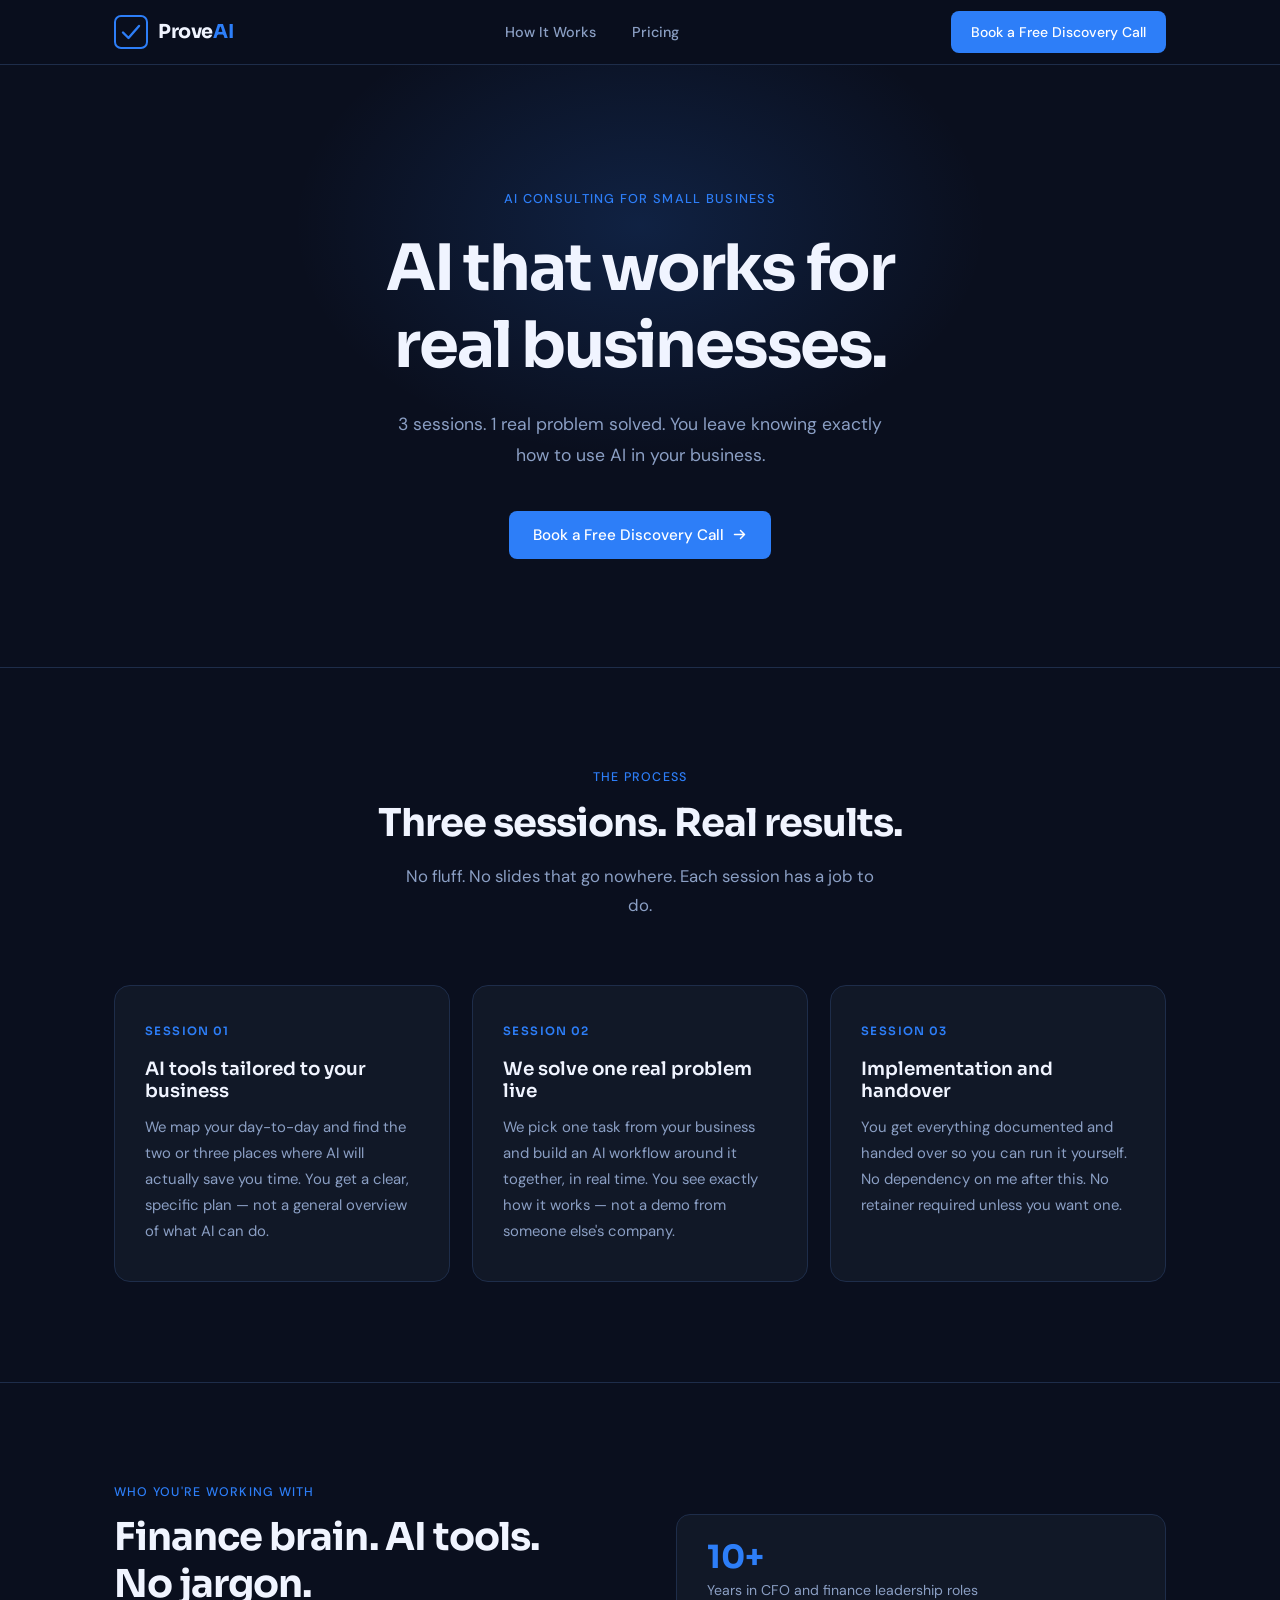
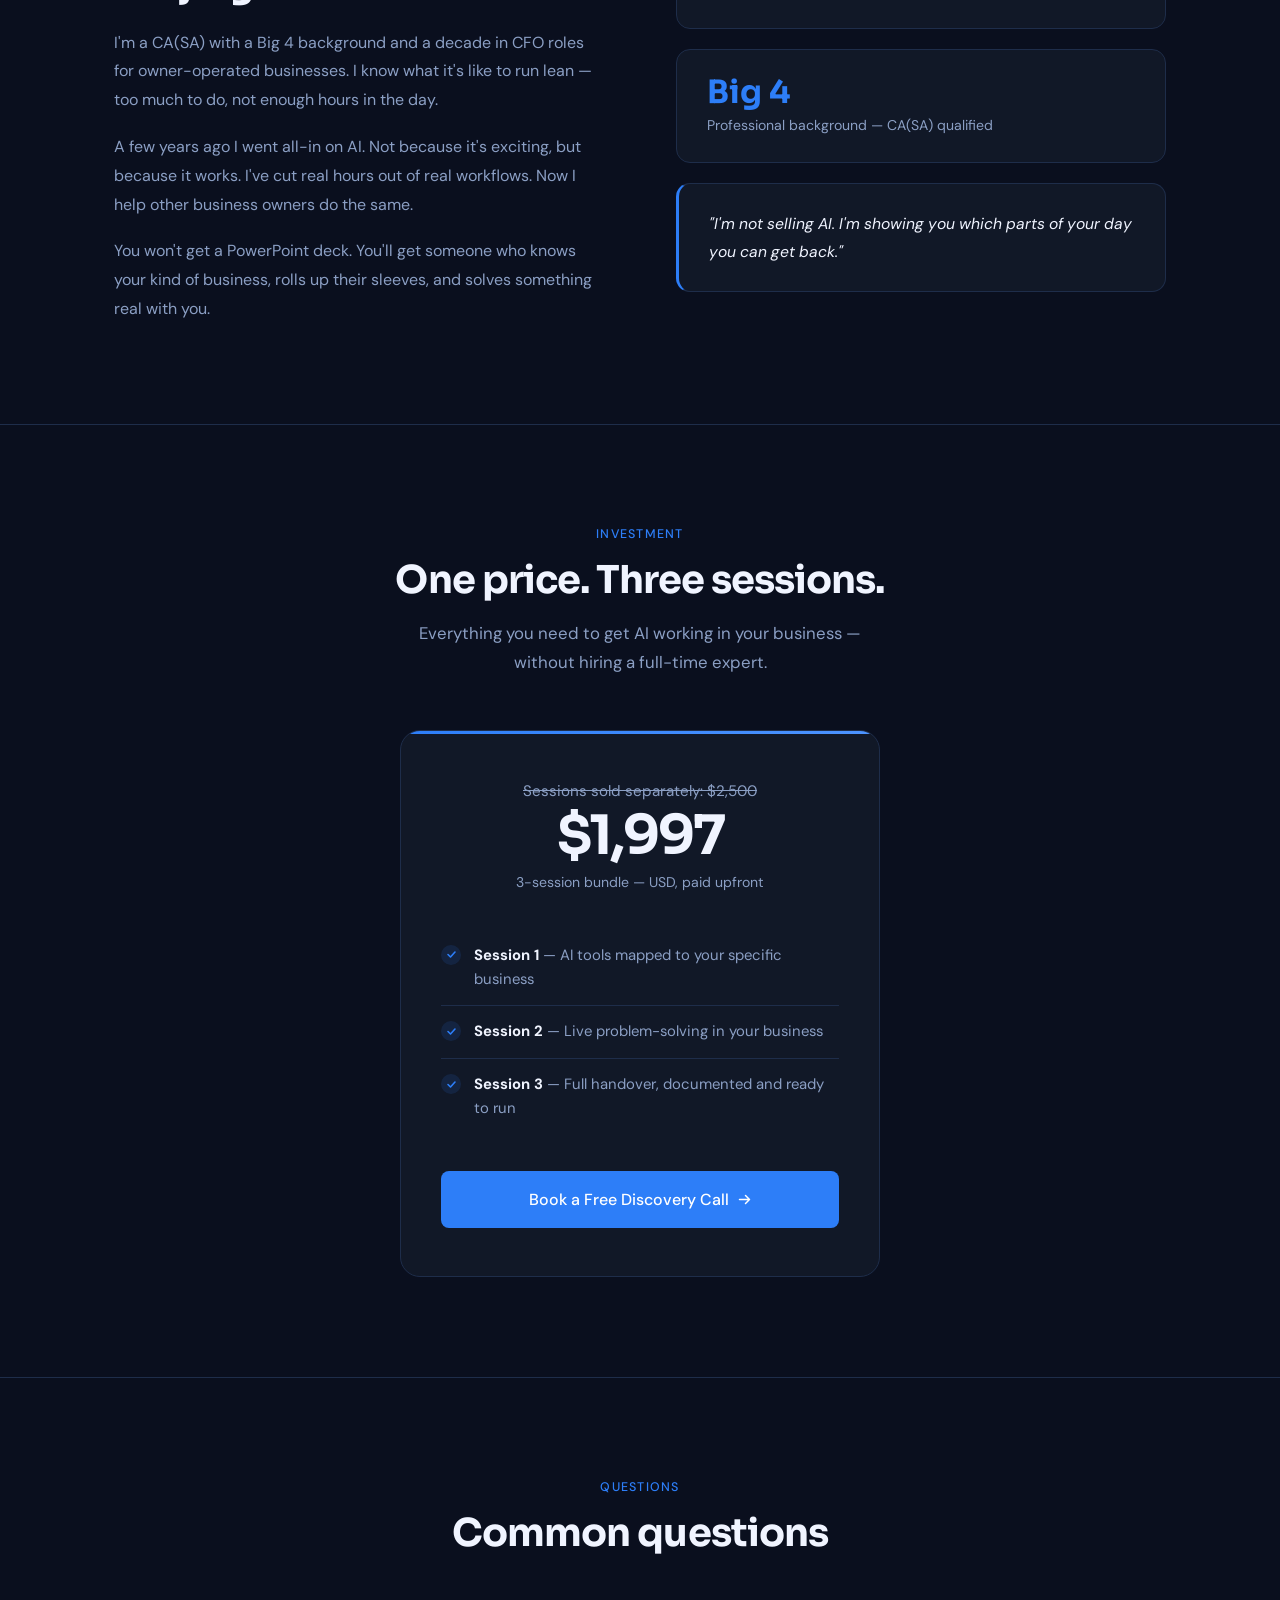
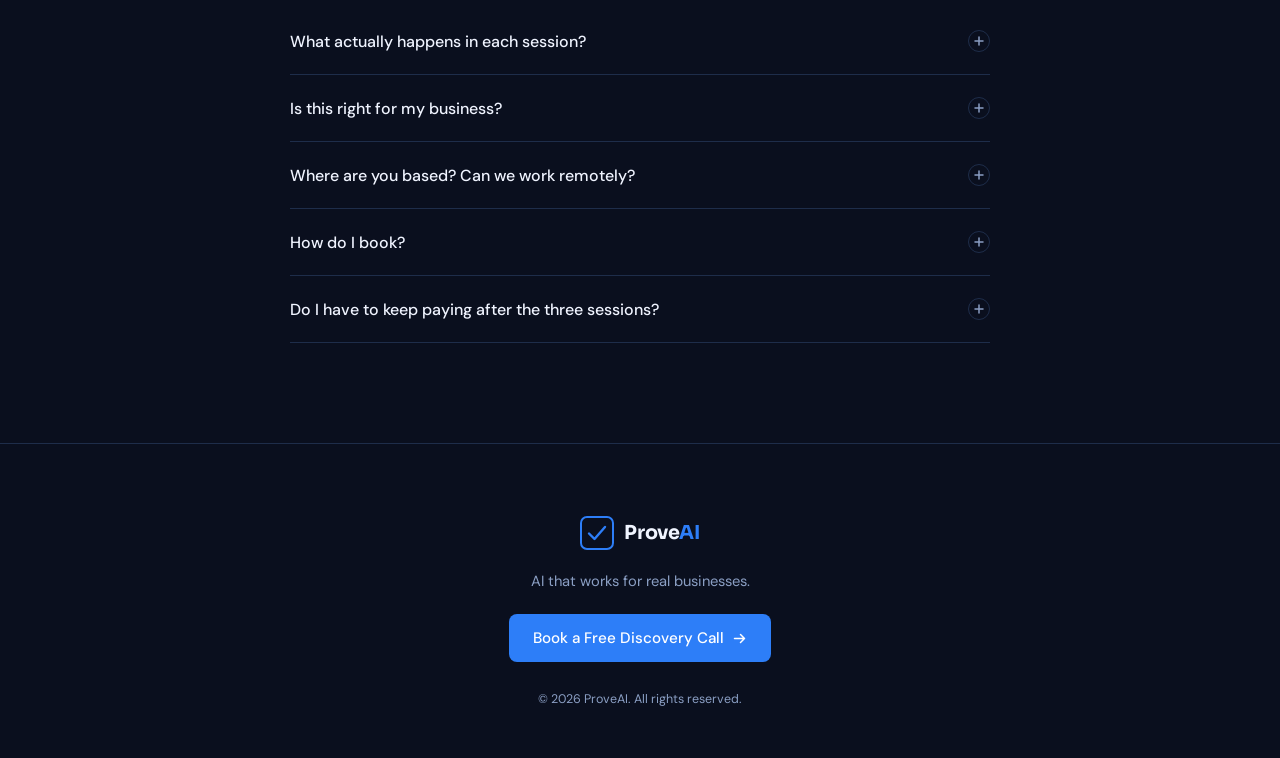
<file: prove-ai.html>
<!DOCTYPE html>
<html lang="en">
<head>
  <meta charset="UTF-8" />
  <meta name="viewport" content="width=device-width, initial-scale=1.0" />
  <title>ProveAI — AI Consulting for Small Business</title>
  <link rel="preconnect" href="https://fonts.googleapis.com" />
  <link rel="preconnect" href="https://fonts.gstatic.com" crossorigin />
  <link href="https://fonts.googleapis.com/css2?family=Sora:wght@600;700&family=DM+Sans:wght@400;500&display=swap" rel="stylesheet" />
  <style>
    *, *::before, *::after { box-sizing: border-box; margin: 0; padding: 0; }

    :root {
      --bg:       #0A0F1E;
      --surface:  #111827;
      --border:   #1E2D4A;
      --accent:   #2D7EF8;
      --accent-h: #4D94FF;
      --text:     #F0F4FF;
      --muted:    #8B9FC4;
    }

    html { scroll-behavior: smooth; }

    body {
      background: var(--bg);
      color: var(--text);
      font-family: 'DM Sans', sans-serif;
      font-size: 16px;
      line-height: 1.6;
      overflow-x: hidden;
    }

    h1, h2, h3, h4 {
      font-family: 'Sora', sans-serif;
      font-weight: 700;
      line-height: 1.2;
    }

    /* ── Utilities */
    .container {
      max-width: 1100px;
      margin: 0 auto;
      padding: 0 24px;
    }

    .btn-primary {
      display: inline-flex;
      align-items: center;
      gap: 8px;
      background: var(--accent);
      color: #fff;
      font-family: 'DM Sans', sans-serif;
      font-weight: 500;
      font-size: 0.95rem;
      padding: 12px 24px;
      border-radius: 8px;
      border: none;
      cursor: pointer;
      text-decoration: none;
      transition: background 0.2s, transform 0.2s, box-shadow 0.2s;
      animation: ctaPulse 3s ease-in-out infinite;
    }

    .btn-primary:hover {
      background: var(--accent-h);
      transform: translateY(-1px);
      box-shadow: 0 8px 24px rgba(45, 126, 248, 0.4);
      animation: none;
    }

    @keyframes ctaPulse {
      0%, 100% { box-shadow: 0 0 0 0 rgba(45, 126, 248, 0.45); }
      50%       { box-shadow: 0 0 0 10px rgba(45, 126, 248, 0); }
    }

    /* ── Navbar */
    nav {
      position: sticky;
      top: 0;
      z-index: 100;
      background: rgba(10, 15, 30, 0.88);
      backdrop-filter: blur(14px);
      -webkit-backdrop-filter: blur(14px);
      border-bottom: 1px solid var(--border);
    }

    .nav-inner {
      display: flex;
      align-items: center;
      justify-content: space-between;
      height: 64px;
      gap: 24px;
    }

    .logo {
      display: flex;
      align-items: center;
      gap: 10px;
      text-decoration: none;
      flex-shrink: 0;
    }

    .logo-mark { width: 34px; height: 34px; }

    .logo-text {
      font-family: 'Sora', sans-serif;
      font-weight: 700;
      font-size: 1.2rem;
      letter-spacing: -0.02em;
      color: var(--text);
    }

    .logo-text .ai { color: var(--accent); }

    .nav-links {
      display: flex;
      gap: 36px;
      list-style: none;
    }

    .nav-links a {
      color: var(--muted);
      text-decoration: none;
      font-weight: 500;
      font-size: 0.9rem;
      transition: color 0.2s;
    }

    .nav-links a:hover { color: var(--text); }

    .nav-cta .btn-primary { animation: none; font-size: 0.875rem; padding: 10px 20px; }
    .nav-cta .btn-primary:hover { box-shadow: 0 6px 20px rgba(45, 126, 248, 0.35); }

    .nav-toggle {
      display: none;
      background: none;
      border: none;
      cursor: pointer;
      padding: 4px;
      flex-direction: column;
      gap: 5px;
    }

    .nav-toggle span {
      display: block;
      width: 22px;
      height: 2px;
      background: var(--text);
      border-radius: 2px;
      transition: transform 0.3s, opacity 0.3s;
    }

    /* ── Hero */
    .hero {
      position: relative;
      overflow: hidden;
      padding: 120px 0 108px;
      text-align: center;
    }

    .hero-glow {
      position: absolute;
      top: -80px;
      left: 50%;
      transform: translateX(-50%);
      width: 720px;
      height: 480px;
      background: radial-gradient(ellipse at center, rgba(45, 126, 248, 0.17) 0%, transparent 68%);
      pointer-events: none;
    }

    .eyebrow {
      display: inline-block;
      color: var(--accent);
      font-family: 'DM Sans', sans-serif;
      font-weight: 500;
      font-size: 0.8rem;
      letter-spacing: 0.1em;
      text-transform: uppercase;
      margin-bottom: 22px;
      opacity: 0;
      transform: translateY(14px);
      animation: fadeUp 0.55s ease forwards 0.1s;
    }

    .hero h1 {
      font-size: clamp(2.4rem, 5.5vw, 4rem);
      letter-spacing: -0.035em;
      max-width: 760px;
      margin: 0 auto 24px;
      opacity: 0;
      transform: translateY(14px);
      animation: fadeUp 0.55s ease forwards 0.25s;
    }

    .hero-sub {
      font-size: 1.1rem;
      color: var(--muted);
      max-width: 520px;
      margin: 0 auto 40px;
      line-height: 1.75;
      opacity: 0;
      transform: translateY(14px);
      animation: fadeUp 0.55s ease forwards 0.4s;
    }

    .hero-cta {
      opacity: 0;
      transform: translateY(14px);
      animation: fadeUp 0.55s ease forwards 0.55s;
    }

    @keyframes fadeUp {
      to { opacity: 1; transform: translateY(0); }
    }

    /* ── Shared section styles */
    section { padding: 100px 0; }

    .section-label {
      font-family: 'DM Sans', sans-serif;
      font-weight: 500;
      font-size: 0.78rem;
      letter-spacing: 0.1em;
      text-transform: uppercase;
      color: var(--accent);
      margin-bottom: 12px;
    }

    .section-title {
      font-size: clamp(1.8rem, 3vw, 2.5rem);
      letter-spacing: -0.025em;
      margin-bottom: 16px;
    }

    .section-sub {
      color: var(--muted);
      font-size: 1.05rem;
      max-width: 480px;
      line-height: 1.75;
    }

    /* ── How it works */
    .how-it-works { border-top: 1px solid var(--border); }

    .how-header { text-align: center; margin-bottom: 64px; }
    .how-header .section-sub { margin: 0 auto; }

    .cards {
      display: grid;
      grid-template-columns: repeat(3, 1fr);
      gap: 22px;
    }

    .card {
      background: var(--surface);
      border: 1px solid var(--border);
      border-radius: 16px;
      padding: 36px 30px;
      transition: border-color 0.25s, box-shadow 0.25s, transform 0.25s;
    }

    .card:hover {
      border-color: var(--accent);
      box-shadow: 0 0 30px rgba(45, 126, 248, 0.18), 0 6px 24px rgba(0,0,0,0.4);
      transform: translateY(-5px);
    }

    .card-num {
      font-family: 'Sora', sans-serif;
      font-weight: 600;
      font-size: 0.72rem;
      letter-spacing: 0.12em;
      text-transform: uppercase;
      color: var(--accent);
      margin-bottom: 18px;
    }

    .card h3 {
      font-size: 1.15rem;
      font-weight: 600;
      margin-bottom: 12px;
    }

    .card p {
      color: var(--muted);
      font-size: 0.93rem;
      line-height: 1.75;
    }

    /* ── About */
    .about { border-top: 1px solid var(--border); }

    .about-inner {
      display: grid;
      grid-template-columns: 1fr 1fr;
      gap: 72px;
      align-items: center;
    }

    .about-bio .section-title { margin-bottom: 22px; }

    .about-bio p {
      color: var(--muted);
      font-size: 1rem;
      line-height: 1.8;
      margin-bottom: 18px;
    }

    .about-bio p:last-child { margin-bottom: 0; }

    .about-right { display: flex; flex-direction: column; gap: 20px; }

    .stat-card {
      background: var(--surface);
      border: 1px solid var(--border);
      border-radius: 14px;
      padding: 26px 30px;
      transition: border-color 0.25s, box-shadow 0.25s, transform 0.25s;
    }

    .stat-card:hover {
      border-color: var(--accent);
      box-shadow: 0 0 22px rgba(45, 126, 248, 0.14);
      transform: translateY(-2px);
    }

    .stat-num {
      font-family: 'Sora', sans-serif;
      font-weight: 700;
      font-size: 2rem;
      color: var(--accent);
      line-height: 1;
      margin-bottom: 6px;
    }

    .stat-label { color: var(--muted); font-size: 0.88rem; }

    .quote-card {
      background: var(--surface);
      border: 1px solid var(--border);
      border-left: 3px solid var(--accent);
      border-radius: 14px;
      padding: 26px 30px;
    }

    .quote-card p {
      color: var(--text);
      font-size: 0.98rem;
      line-height: 1.75;
      font-style: italic;
    }

    /* ── Pricing */
    .pricing { border-top: 1px solid var(--border); text-align: center; }

    .pricing-header { margin-bottom: 52px; }
    .pricing-header .section-sub { margin: 0 auto; }

    .pricing-card {
      max-width: 480px;
      margin: 0 auto;
      background: var(--surface);
      border: 1px solid var(--border);
      border-radius: 20px;
      padding: 48px 40px;
      position: relative;
      overflow: hidden;
      transition: border-color 0.25s, box-shadow 0.25s;
    }

    .pricing-card::before {
      content: '';
      position: absolute;
      top: 0; left: 0; right: 0;
      height: 3px;
      background: linear-gradient(90deg, var(--accent), var(--accent-h));
    }

    .pricing-card:hover {
      border-color: var(--accent);
      box-shadow: 0 0 44px rgba(45, 126, 248, 0.18);
    }

    .price-was {
      color: var(--muted);
      font-size: 0.95rem;
      text-decoration: line-through;
      margin-bottom: 6px;
    }

    .price-main {
      font-family: 'Sora', sans-serif;
      font-weight: 700;
      font-size: 3.4rem;
      letter-spacing: -0.04em;
      line-height: 1;
      margin-bottom: 8px;
    }

    .price-desc {
      color: var(--muted);
      font-size: 0.88rem;
      margin-bottom: 36px;
    }

    .price-items {
      list-style: none;
      text-align: left;
      margin-bottom: 36px;
    }

    .price-items li {
      display: flex;
      align-items: flex-start;
      gap: 13px;
      padding: 14px 0;
      border-bottom: 1px solid var(--border);
      font-size: 0.93rem;
      color: var(--muted);
    }

    .price-items li:last-child { border-bottom: none; }

    .check-icon {
      flex-shrink: 0;
      width: 20px;
      height: 20px;
      background: rgba(45, 126, 248, 0.13);
      border-radius: 50%;
      display: flex;
      align-items: center;
      justify-content: center;
      margin-top: 1px;
    }

    .check-icon svg { width: 11px; height: 11px; }

    .price-items strong { color: var(--text); }

    .pricing-cta {
      width: 100%;
      justify-content: center;
      font-size: 1rem;
      padding: 16px 24px;
    }

    /* ── FAQ */
    .faq { border-top: 1px solid var(--border); }

    .faq-header { text-align: center; margin-bottom: 52px; }

    .faq-list { max-width: 700px; margin: 0 auto; }

    .faq-item { border-bottom: 1px solid var(--border); }

    .faq-question {
      width: 100%;
      background: none;
      border: none;
      color: var(--text);
      font-family: 'DM Sans', sans-serif;
      font-weight: 500;
      font-size: 1rem;
      text-align: left;
      padding: 22px 0;
      cursor: pointer;
      display: flex;
      justify-content: space-between;
      align-items: center;
      gap: 16px;
      transition: color 0.2s;
    }

    .faq-question:hover { color: var(--accent); }

    .faq-icon {
      flex-shrink: 0;
      width: 22px;
      height: 22px;
      border: 1px solid var(--border);
      border-radius: 50%;
      display: flex;
      align-items: center;
      justify-content: center;
      transition: border-color 0.2s, transform 0.3s;
    }

    .faq-item.open .faq-icon {
      border-color: var(--accent);
      transform: rotate(45deg);
    }

    .faq-icon svg { width: 10px; height: 10px; }
    .faq-icon svg path { stroke: var(--muted); stroke-width: 1.5; stroke-linecap: round; }
    .faq-item.open .faq-icon svg path { stroke: var(--accent); }

    .faq-answer {
      max-height: 0;
      overflow: hidden;
      transition: max-height 0.35s ease;
    }

    .faq-answer p {
      color: var(--muted);
      font-size: 0.93rem;
      line-height: 1.8;
      padding-bottom: 22px;
    }

    /* ── Footer */
    footer {
      border-top: 1px solid var(--border);
      padding: 72px 0 48px;
    }

    .footer-inner {
      display: flex;
      flex-direction: column;
      align-items: center;
      gap: 20px;
      text-align: center;
    }

    .footer-tagline {
      color: var(--muted);
      font-size: 0.92rem;
    }

    .footer-copy {
      color: var(--muted);
      font-size: 0.78rem;
      margin-top: 8px;
    }

    /* ── Scroll reveal */
    .reveal {
      opacity: 0;
      transform: translateY(22px);
      transition: opacity 0.55s ease, transform 0.55s ease;
    }

    .reveal.visible {
      opacity: 1;
      transform: translateY(0);
    }

    .reveal-d1 { transition-delay: 0.1s; }
    .reveal-d2 { transition-delay: 0.2s; }
    .reveal-d3 { transition-delay: 0.3s; }

    /* ── Responsive */
    @media (max-width: 820px) {
      .cards { grid-template-columns: 1fr; }
      .about-inner { grid-template-columns: 1fr; gap: 48px; }
    }

    @media (max-width: 680px) {
      .nav-links { display: none; flex-direction: column; }
      .nav-links.open {
        display: flex;
        position: absolute;
        top: 64px; left: 0; right: 0;
        background: var(--surface);
        border-bottom: 1px solid var(--border);
        padding: 16px 24px 24px;
        gap: 2px;
      }
      .nav-links.open li a { display: block; padding: 10px 0; font-size: 1rem; color: var(--text); }
      .nav-toggle { display: flex; }
      .hero { padding: 80px 0 72px; }
      section { padding: 72px 0; }
      .pricing-card { padding: 36px 24px; }
      .price-main { font-size: 2.8rem; }
    }

    @media (max-width: 420px) {
      .hero h1 { font-size: 2rem; }
      .section-title { font-size: 1.65rem; }
      .nav-cta .btn-primary { font-size: 0.78rem; padding: 9px 14px; }
    }
  </style>
</head>
<body>

<!-- NAVBAR -->
<nav>
  <div class="container nav-inner">

    <a href="#" class="logo" aria-label="ProveAI">
      <svg class="logo-mark" viewBox="0 0 34 34" fill="none" xmlns="http://www.w3.org/2000/svg" aria-hidden="true">
        <rect x="1" y="1" width="32" height="32" rx="6" stroke="#2D7EF8" stroke-width="2"/>
        <path d="M9 17.5 L14.5 23 L25 11" stroke="#2D7EF8" stroke-width="2.4" stroke-linecap="round" stroke-linejoin="round"/>
      </svg>
      <span class="logo-text">Prove<span class="ai">AI</span></span>
    </a>

    <ul class="nav-links" id="navLinks">
      <li><a href="#how-it-works">How It Works</a></li>
      <li><a href="#pricing">Pricing</a></li>
    </ul>

    <div class="nav-cta">
      <a href="#book" class="btn-primary">Book a Free Discovery Call</a>
    </div>

    <button class="nav-toggle" id="navToggle" aria-label="Open navigation" aria-expanded="false">
      <span></span><span></span><span></span>
    </button>

  </div>
</nav>

<!-- HERO -->
<section class="hero">
  <div class="hero-glow" aria-hidden="true"></div>
  <div class="container">
    <span class="eyebrow">AI Consulting for Small Business</span>
    <h1>AI that works for<br>real businesses.</h1>
    <p class="hero-sub">3 sessions. 1 real problem solved. You leave knowing exactly how to use AI in your business.</p>
    <div class="hero-cta">
      <a href="#book" class="btn-primary">
        Book a Free Discovery Call
        <svg width="15" height="15" viewBox="0 0 15 15" fill="none" aria-hidden="true">
          <path d="M2.5 7.5h10M8.5 3.5l4 4-4 4" stroke="currentColor" stroke-width="1.5" stroke-linecap="round" stroke-linejoin="round"/>
        </svg>
      </a>
    </div>
  </div>
</section>

<!-- HOW IT WORKS -->
<section class="how-it-works" id="how-it-works">
  <div class="container">

    <div class="how-header reveal">
      <div class="section-label">The Process</div>
      <h2 class="section-title">Three sessions. Real results.</h2>
      <p class="section-sub">No fluff. No slides that go nowhere. Each session has a job to do.</p>
    </div>

    <div class="cards">
      <div class="card reveal reveal-d1">
        <div class="card-num">Session 01</div>
        <h3>AI tools tailored to your business</h3>
        <p>We map your day-to-day and find the two or three places where AI will actually save you time. You get a clear, specific plan — not a general overview of what AI can do.</p>
      </div>
      <div class="card reveal reveal-d2">
        <div class="card-num">Session 02</div>
        <h3>We solve one real problem live</h3>
        <p>We pick one task from your business and build an AI workflow around it together, in real time. You see exactly how it works — not a demo from someone else's company.</p>
      </div>
      <div class="card reveal reveal-d3">
        <div class="card-num">Session 03</div>
        <h3>Implementation and handover</h3>
        <p>You get everything documented and handed over so you can run it yourself. No dependency on me after this. No retainer required unless you want one.</p>
      </div>
    </div>

  </div>
</section>

<!-- ABOUT -->
<section class="about" id="about">
  <div class="container">
    <div class="about-inner">

      <div class="about-bio reveal">
        <div class="section-label">Who You're Working With</div>
        <h2 class="section-title">Finance brain. AI tools. No jargon.</h2>
        <p>I'm a CA(SA) with a Big 4 background and a decade in CFO roles for owner-operated businesses. I know what it's like to run lean — too much to do, not enough hours in the day.</p>
        <p>A few years ago I went all-in on AI. Not because it's exciting, but because it works. I've cut real hours out of real workflows. Now I help other business owners do the same.</p>
        <p>You won't get a PowerPoint deck. You'll get someone who knows your kind of business, rolls up their sleeves, and solves something real with you.</p>
      </div>

      <div class="about-right">
        <div class="stat-card reveal reveal-d1">
          <div class="stat-num">10+</div>
          <div class="stat-label">Years in CFO and finance leadership roles</div>
        </div>
        <div class="stat-card reveal reveal-d2">
          <div class="stat-num">Big 4</div>
          <div class="stat-label">Professional background — CA(SA) qualified</div>
        </div>
        <div class="quote-card reveal reveal-d3">
          <p>"I'm not selling AI. I'm showing you which parts of your day you can get back."</p>
        </div>
      </div>

    </div>
  </div>
</section>

<!-- PRICING -->
<section class="pricing" id="pricing">
  <div class="container">

    <div class="pricing-header reveal">
      <div class="section-label">Investment</div>
      <h2 class="section-title">One price. Three sessions.</h2>
      <p class="section-sub">Everything you need to get AI working in your business — without hiring a full-time expert.</p>
    </div>

    <div class="pricing-card reveal">
      <p class="price-was">Sessions sold separately: $2,500</p>
      <div class="price-main">$1,997</div>
      <p class="price-desc">3-session bundle &mdash; USD, paid upfront</p>

      <ul class="price-items">
        <li>
          <span class="check-icon">
            <svg viewBox="0 0 11 11" fill="none" aria-hidden="true">
              <path d="M2 5.5 L4.5 8 L9 3" stroke="#2D7EF8" stroke-width="1.6" stroke-linecap="round" stroke-linejoin="round"/>
            </svg>
          </span>
          <span><strong>Session 1</strong> — AI tools mapped to your specific business</span>
        </li>
        <li>
          <span class="check-icon">
            <svg viewBox="0 0 11 11" fill="none" aria-hidden="true">
              <path d="M2 5.5 L4.5 8 L9 3" stroke="#2D7EF8" stroke-width="1.6" stroke-linecap="round" stroke-linejoin="round"/>
            </svg>
          </span>
          <span><strong>Session 2</strong> — Live problem-solving in your business</span>
        </li>
        <li>
          <span class="check-icon">
            <svg viewBox="0 0 11 11" fill="none" aria-hidden="true">
              <path d="M2 5.5 L4.5 8 L9 3" stroke="#2D7EF8" stroke-width="1.6" stroke-linecap="round" stroke-linejoin="round"/>
            </svg>
          </span>
          <span><strong>Session 3</strong> — Full handover, documented and ready to run</span>
        </li>
      </ul>

      <a href="#book" class="btn-primary pricing-cta">
        Book a Free Discovery Call
        <svg width="15" height="15" viewBox="0 0 15 15" fill="none" aria-hidden="true">
          <path d="M2.5 7.5h10M8.5 3.5l4 4-4 4" stroke="currentColor" stroke-width="1.5" stroke-linecap="round" stroke-linejoin="round"/>
        </svg>
      </a>
    </div>

  </div>
</section>

<!-- FAQ -->
<section class="faq" id="faq">
  <div class="container">

    <div class="faq-header reveal">
      <div class="section-label">Questions</div>
      <h2 class="section-title">Common questions</h2>
    </div>

    <div class="faq-list">

      <div class="faq-item reveal">
        <button class="faq-question" aria-expanded="false">
          What actually happens in each session?
          <span class="faq-icon" aria-hidden="true">
            <svg viewBox="0 0 10 10" fill="none"><path d="M5 1v8M1 5h8"/></svg>
          </span>
        </button>
        <div class="faq-answer" role="region">
          <p>Session 1 is a 90-minute working call. We look at your business together — what you do, how you spend your time, and where the friction is. You leave with a prioritised list of AI opportunities specific to you. Session 2 is hands-on. We pick one task and build an AI workflow around it, live. Session 3 is handover — we document everything, make sure you can run it yourself, and talk through what to tackle next.</p>
        </div>
      </div>

      <div class="faq-item reveal reveal-d1">
        <button class="faq-question" aria-expanded="false">
          Is this right for my business?
          <span class="faq-icon" aria-hidden="true">
            <svg viewBox="0 0 10 10" fill="none"><path d="M5 1v8M1 5h8"/></svg>
          </span>
        </button>
        <div class="faq-answer" role="region">
          <p>If you run a business with fewer than 20 people and you're involved in the day-to-day, this is built for you. You don't need any technical background. You just need a specific problem — something that costs you real time every week. If you're not sure, the free discovery call is the right first step. No pressure either way.</p>
        </div>
      </div>

      <div class="faq-item reveal reveal-d2">
        <button class="faq-question" aria-expanded="false">
          Where are you based? Can we work remotely?
          <span class="faq-icon" aria-hidden="true">
            <svg viewBox="0 0 10 10" fill="none"><path d="M5 1v8M1 5h8"/></svg>
          </span>
        </button>
        <div class="faq-answer" role="region">
          <p>I'm based in South Africa and work with US-based businesses entirely online. All three sessions happen over video call. The time zone difference is manageable — early mornings cover the US East Coast well, and afternoons suit the West Coast. We'll find a time that works.</p>
        </div>
      </div>

      <div class="faq-item reveal reveal-d3">
        <button class="faq-question" aria-expanded="false">
          How do I book?
          <span class="faq-icon" aria-hidden="true">
            <svg viewBox="0 0 10 10" fill="none"><path d="M5 1v8M1 5h8"/></svg>
          </span>
        </button>
        <div class="faq-answer" role="region">
          <p>Start with the free 30-minute discovery call using the booking link on this page. It's a no-pressure conversation. We'll talk about your business, what's taking up your time, and whether the 3-session bundle is the right fit. If it's not the right time, that's fine — I'd rather you book when it's useful.</p>
        </div>
      </div>

      <div class="faq-item reveal">
        <button class="faq-question" aria-expanded="false">
          Do I have to keep paying after the three sessions?
          <span class="faq-icon" aria-hidden="true">
            <svg viewBox="0 0 10 10" fill="none"><path d="M5 1v8M1 5h8"/></svg>
          </span>
        </button>
        <div class="faq-answer" role="region">
          <p>No. The bundle is designed to leave you self-sufficient. At the end of Session 3 you'll have everything you need to run your AI workflows without any ongoing help from me. Some clients choose to continue working together — but that's entirely up to you and there's no pressure either way.</p>
        </div>
      </div>

    </div>
  </div>
</section>

<!-- FOOTER -->
<footer id="book">
  <div class="container">
    <div class="footer-inner">

      <a href="#" class="logo" aria-label="ProveAI">
        <svg class="logo-mark" viewBox="0 0 34 34" fill="none" xmlns="http://www.w3.org/2000/svg" aria-hidden="true">
          <rect x="1" y="1" width="32" height="32" rx="6" stroke="#2D7EF8" stroke-width="2"/>
          <path d="M9 17.5 L14.5 23 L25 11" stroke="#2D7EF8" stroke-width="2.4" stroke-linecap="round" stroke-linejoin="round"/>
        </svg>
        <span class="logo-text">Prove<span class="ai">AI</span></span>
      </a>

      <p class="footer-tagline">AI that works for real businesses.</p>

      <!-- Calendly embed placeholder — replace the href with your Calendly URL -->
      <a href="https://calendly.com/YOUR-LINK-HERE" target="_blank" rel="noopener noreferrer" class="btn-primary">
        Book a Free Discovery Call
        <svg width="15" height="15" viewBox="0 0 15 15" fill="none" aria-hidden="true">
          <path d="M2.5 7.5h10M8.5 3.5l4 4-4 4" stroke="currentColor" stroke-width="1.5" stroke-linecap="round" stroke-linejoin="round"/>
        </svg>
      </a>

      <p class="footer-copy">&copy; 2026 ProveAI. All rights reserved.</p>

    </div>
  </div>
</footer>

<script>
  // Mobile nav toggle
  const toggle = document.getElementById('navToggle');
  const navLinks = document.getElementById('navLinks');

  toggle.addEventListener('click', () => {
    const open = navLinks.classList.toggle('open');
    toggle.setAttribute('aria-expanded', open);
    toggle.setAttribute('aria-label', open ? 'Close navigation' : 'Open navigation');
  });

  navLinks.querySelectorAll('a').forEach(a => {
    a.addEventListener('click', () => {
      navLinks.classList.remove('open');
      toggle.setAttribute('aria-expanded', 'false');
    });
  });

  // FAQ accordion
  document.querySelectorAll('.faq-question').forEach(btn => {
    btn.addEventListener('click', () => {
      const item   = btn.closest('.faq-item');
      const answer = item.querySelector('.faq-answer');
      const isOpen = item.classList.contains('open');

      // Close all open items
      document.querySelectorAll('.faq-item.open').forEach(i => {
        i.classList.remove('open');
        i.querySelector('.faq-answer').style.maxHeight = null;
        i.querySelector('.faq-question').setAttribute('aria-expanded', 'false');
      });

      if (!isOpen) {
        item.classList.add('open');
        answer.style.maxHeight = answer.scrollHeight + 'px';
        btn.setAttribute('aria-expanded', 'true');
      }
    });
  });

  // Scroll reveal via IntersectionObserver
  const revealEls = document.querySelectorAll('.reveal');
  const io = new IntersectionObserver((entries) => {
    entries.forEach(e => {
      if (e.isIntersecting) {
        e.target.classList.add('visible');
        io.unobserve(e.target);
      }
    });
  }, { threshold: 0.1, rootMargin: '0px 0px -48px 0px' });

  revealEls.forEach(el => io.observe(el));
</script>
</body>
</html>
</file>
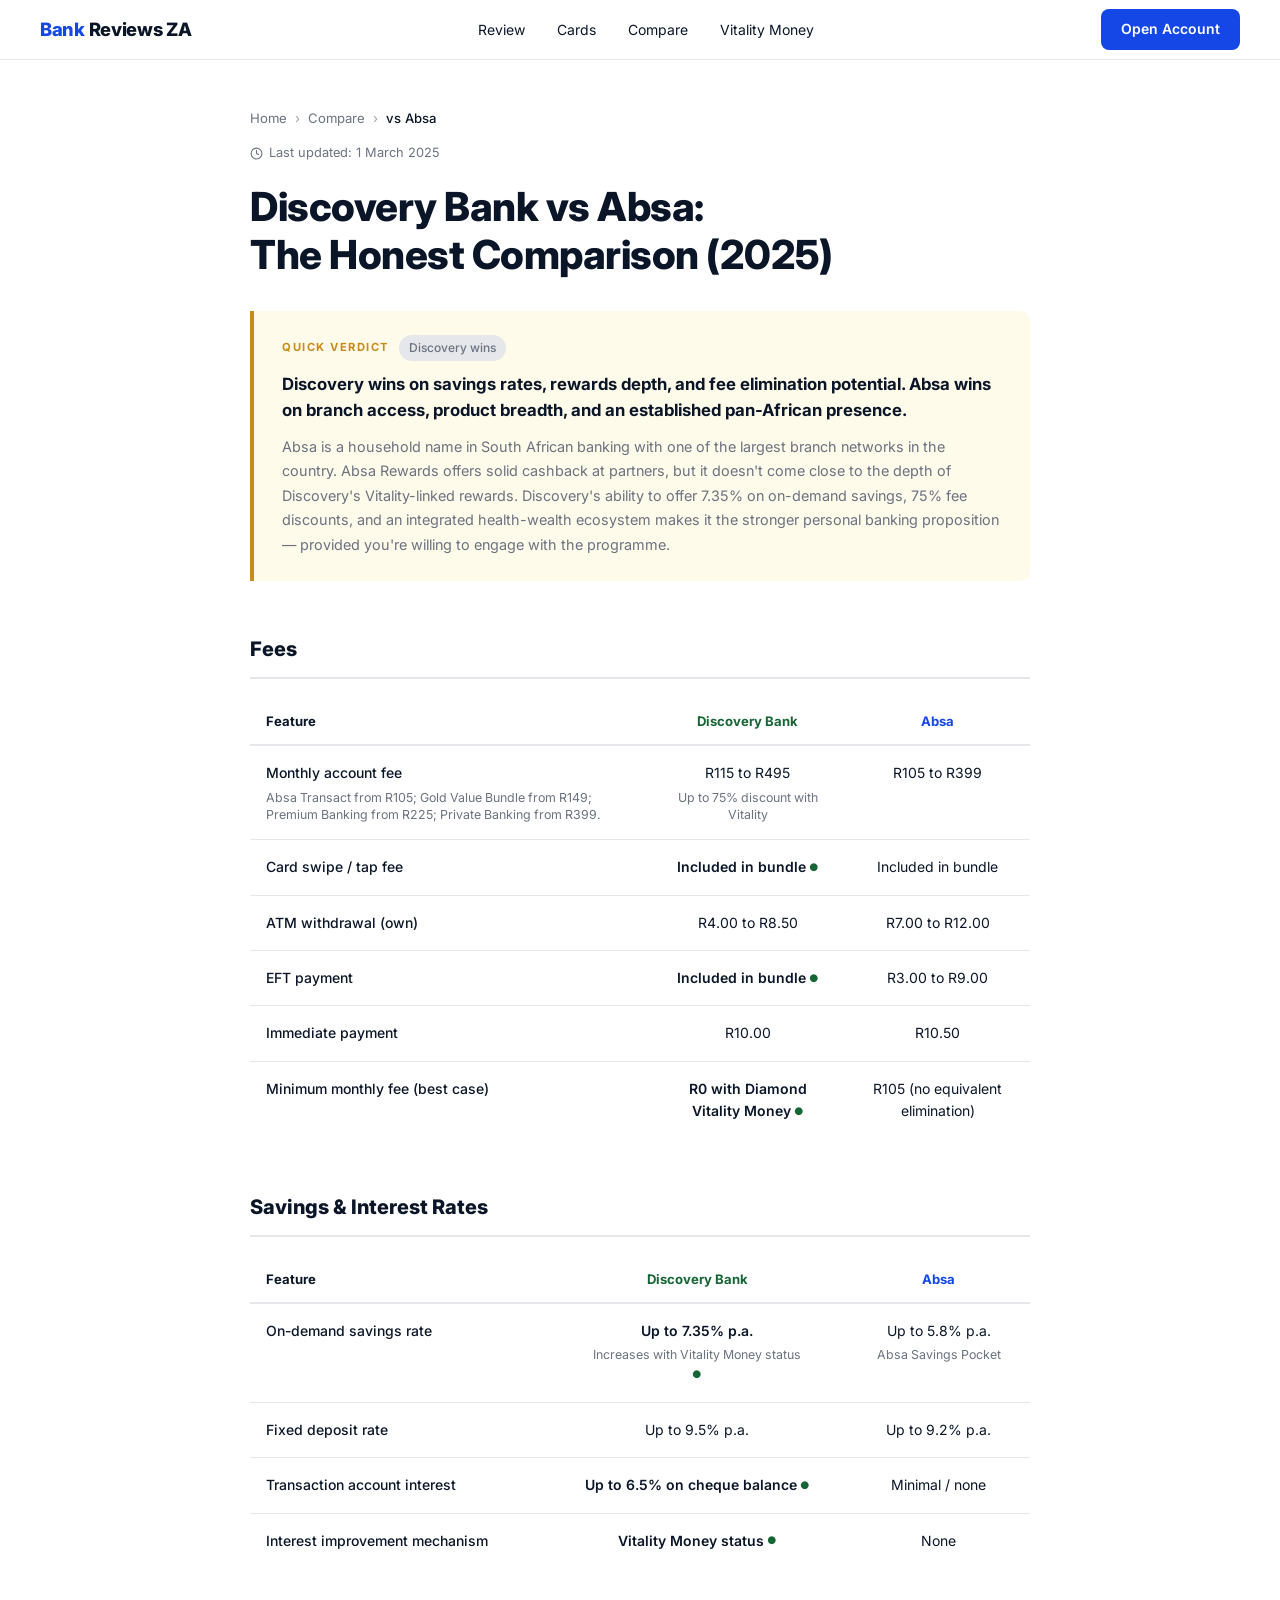
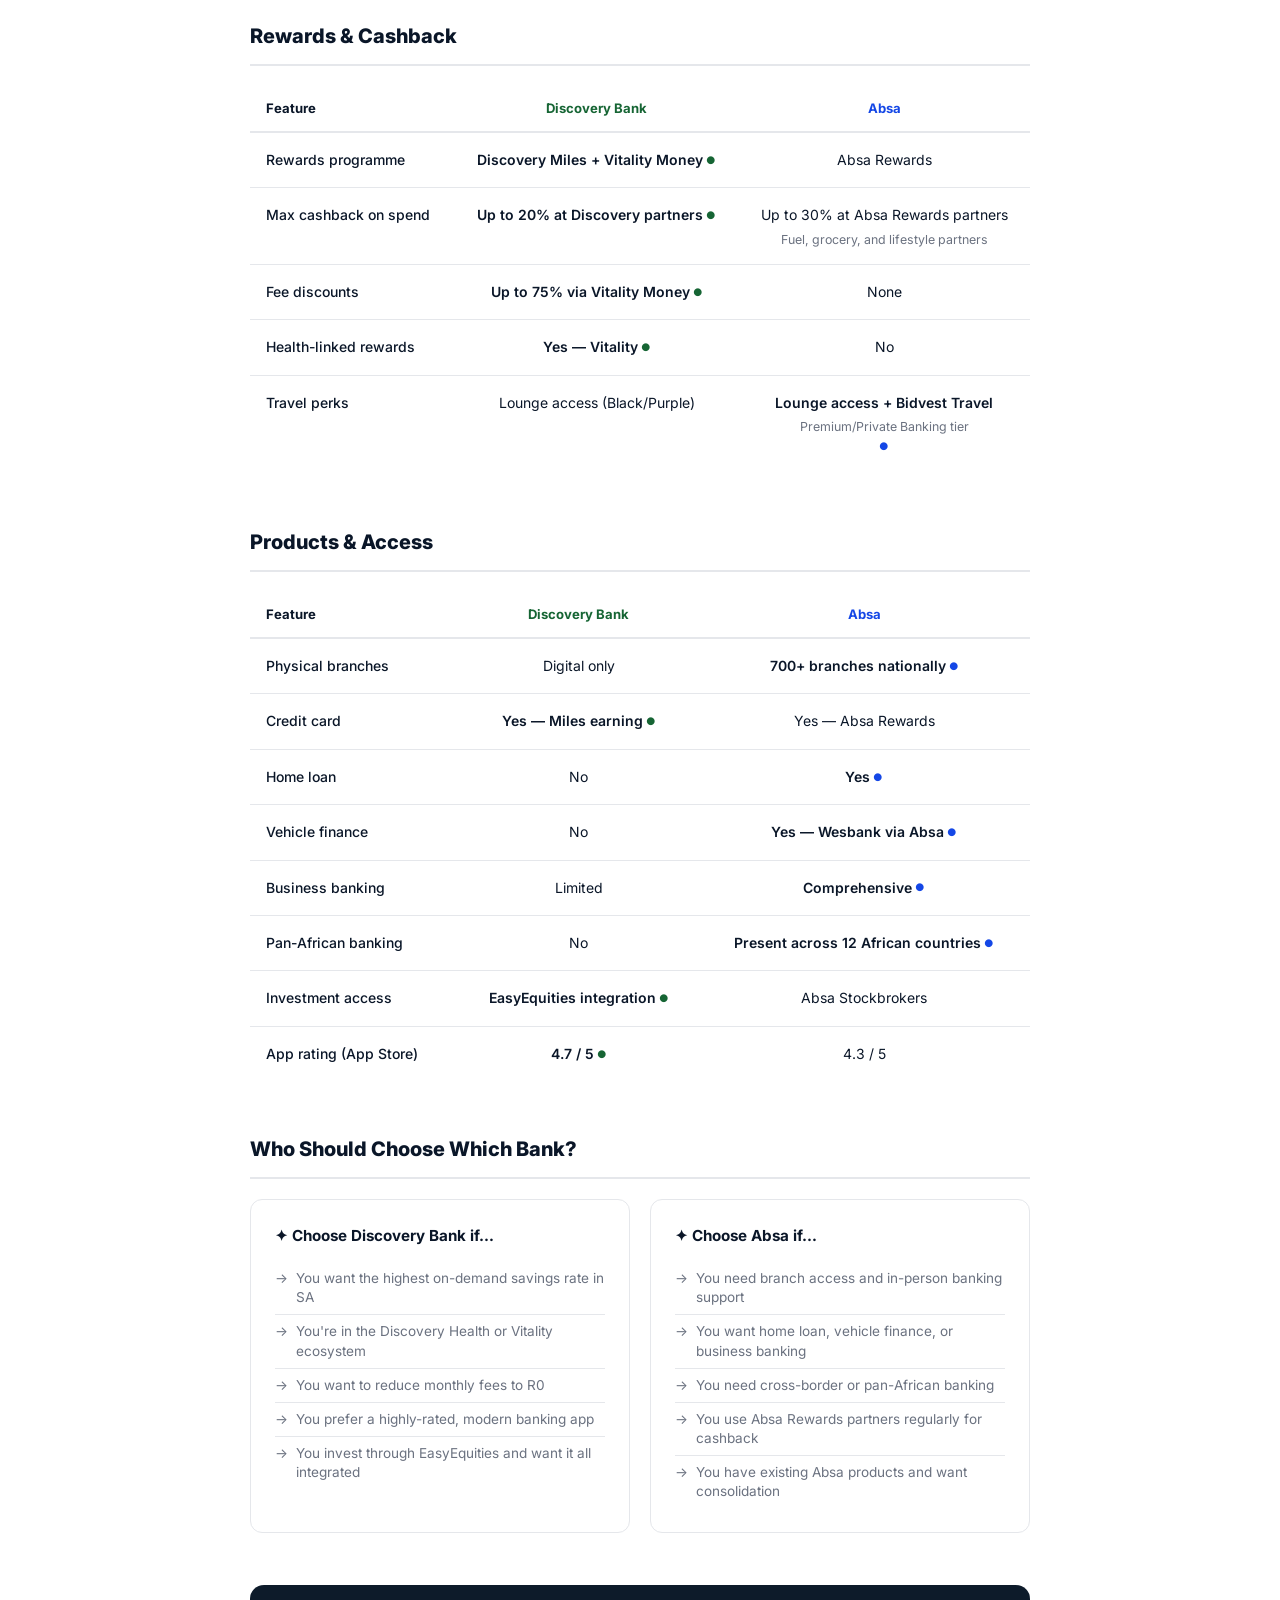
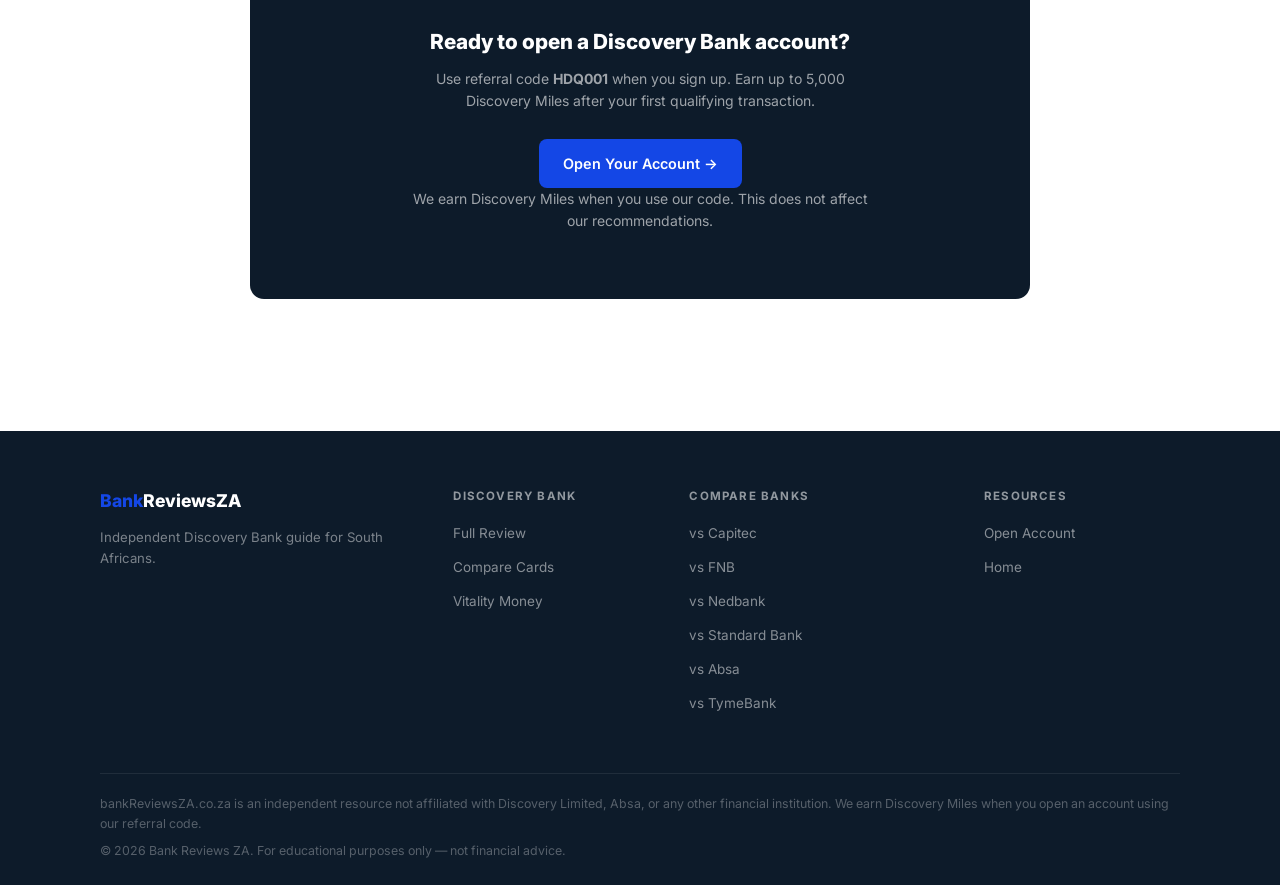
<file: vs-absa.html>
<!DOCTYPE html>
<html lang="en-ZA">
<head>
  <!-- Google tag (gtag.js) -->
  <script async src="https://www.googletagmanager.com/gtag/js?id=G-VRPT9VEJJD"></script>
  <script>
    window.dataLayer = window.dataLayer || [];
    function gtag(){dataLayer.push(arguments);}
    gtag('js', new Date());
    gtag('config', 'G-VRPT9VEJJD');
  </script>
  <meta charset="UTF-8" />
  <meta name="viewport" content="width=device-width, initial-scale=1.0" />
  <title>Discovery Bank vs Absa: The Honest Comparison (2026) | BankReviewsZA</title>
  <meta name="description" content="Discovery Bank vs Absa 2026 — fees, Absa Rewards vs Discovery Miles, savings rates, and our honest verdict on which South African bank is right for you." />
  <link rel="canonical" href="https://www.bankinvestec.co.za/vs-absa.html" />
  <meta property="og:type" content="article" />
  <meta property="og:url" content="https://www.bankinvestec.co.za/vs-absa.html" />
  <meta property="og:title" content="Discovery Bank vs Absa: The Honest Comparison 2026" />
  <meta property="og:description" content="Fee-by-fee comparison of Discovery Bank vs Absa — Absa Rewards vs Discovery Miles, savings rates, fees, and our honest verdict." />
  <meta property="og:site_name" content="BankReviewsZA" />
  <meta property="og:locale" content="en_ZA" />
  <meta name="twitter:card" content="summary_large_image" />
  <meta name="twitter:title" content="Discovery Bank vs Absa: The Honest Comparison 2026" />
  <meta name="twitter:description" content="Fee-by-fee comparison of Discovery Bank vs Absa — Absa Rewards vs Discovery Miles, savings rates, fees, and our honest verdict." />
  <script type="application/ld+json">
  {
    "@context": "https://schema.org",
    "@graph": [
      {
        "@type": "Article",
        "headline": "Discovery Bank vs Absa: The Honest Comparison 2026",
        "url": "https://www.bankinvestec.co.za/vs-absa.html",
        "dateModified": "2026-03-06",
        "author": { "@type": "Organization", "name": "BankReviewsZA Editorial Team" },
        "publisher": { "@type": "Organization", "name": "BankReviewsZA", "url": "https://www.bankinvestec.co.za/" }
      },
      {
        "@type": "BreadcrumbList",
        "itemListElement": [
          { "@type": "ListItem", "position": 1, "name": "Home", "item": "https://www.bankinvestec.co.za/" },
          { "@type": "ListItem", "position": 2, "name": "Discovery Bank vs Absa", "item": "https://www.bankinvestec.co.za/vs-absa.html" }
        ]
      }
    ]
  }
  </script>
  <link rel="preconnect" href="https://fonts.googleapis.com" />
  <link rel="preconnect" href="https://fonts.gstatic.com" crossorigin />
  <link href="https://fonts.googleapis.com/css2?family=Inter:wght@300;400;500;600;700;800;900&display=swap" rel="stylesheet" />
  <style>
    *, *::before, *::after { box-sizing: border-box; margin: 0; padding: 0; }
    :root { --accent: #1447E6; --accent-dark: #0F36B8; --accent-light: #EEF2FF; --dark-bg: #0D1B2A; --page-bg: #F5F5F5; --white: #FFFFFF; --text: #0A1628; --text-muted: #6B7280; --text-light: #9CA3AF; --border: #E5E7EB; --gold: #C88B1A; --disc-green: #166534; }
    html { scroll-behavior: smooth; }
    body { font-family: 'Inter', sans-serif; background: var(--white); color: var(--text); line-height: 1.6; font-size: 15px; }
    nav { position: sticky; top: 0; z-index: 100; background: var(--white); border-bottom: 1px solid var(--border); height: 60px; display: flex; align-items: center; justify-content: space-between; padding: 0 40px; }
    .nav-logo { font-size: 1.15rem; font-weight: 800; text-decoration: none; letter-spacing: -0.3px; }
    .nav-logo .logo-accent { color: var(--accent); } .nav-logo .logo-dark { color: var(--text); }
    .nav-center { display: flex; align-items: center; gap: 32px; list-style: none; }
    .nav-center a { font-size: 0.875rem; color: var(--text); text-decoration: none; font-weight: 400; }
    .nav-center a:hover { color: var(--accent); }
    .nav-right { display: flex; align-items: center; gap: 14px; }
    .btn-nav { background: var(--accent); color: var(--white); text-decoration: none; padding: 9px 20px; border-radius: 8px; font-size: 0.875rem; font-weight: 600; }
    .nav-hamburger { display: none; background: none; border: none; cursor: pointer; padding: 4px 0; flex-direction: column; gap: 5px; align-items: center; }
    .nav-hamburger span { display: block; width: 22px; height: 2px; background: var(--text); border-radius: 2px; }
    .has-dropdown { position: relative; }
    .nav-dropdown { display: none; position: absolute; top: 100%; left: 50%; transform: translateX(-50%); background: var(--white); border: 1px solid var(--border); border-radius: 10px; box-shadow: 0 8px 32px rgba(0,0,0,0.10); min-width: 180px; list-style: none; padding: 8px 0; z-index: 200; }
    .has-dropdown:hover .nav-dropdown { display: block; }
    .nav-dropdown li a { display: block; padding: 10px 18px; font-size: 0.875rem; color: var(--text); text-decoration: none; white-space: nowrap; }
    .nav-dropdown li a:hover { background: var(--accent-light); color: var(--accent); }
    .nav-dropdown li a.active { color: var(--accent); font-weight: 600; }
    .mobile-nav { display: none; position: fixed; top: 60px; left: 0; right: 0; bottom: 0; background: var(--white); z-index: 98; overflow-y: auto; border-top: 1px solid var(--border); }
    .mobile-nav.open { display: block; }
    .mobile-nav-list { list-style: none; padding: 0; }
    .mobile-nav-item { border-bottom: 1px solid var(--border); }
    .mobile-nav-link { display: block; padding: 16px 24px; font-size: 1rem; font-weight: 500; color: var(--text); text-decoration: none; }
    .mobile-nav-toggle { width: 100%; background: none; border: none; padding: 16px 24px; font-size: 1rem; font-weight: 500; color: var(--text); text-align: left; cursor: pointer; display: flex; justify-content: space-between; align-items: center; font-family: inherit; }
    .mobile-nav-sub { list-style: none; background: var(--page-bg); padding: 4px 0 12px; }
    .mobile-nav-sub li a { display: block; padding: 10px 24px 10px 40px; font-size: 0.9rem; color: var(--text-muted); text-decoration: none; }
    .mobile-nav-cta-wrap { padding: 20px 24px 0; }
    .mobile-nav-cta { display: block; background: var(--accent); color: var(--white); text-decoration: none; padding: 14px 24px; border-radius: 8px; font-size: 0.95rem; font-weight: 600; text-align: center; }
    @media (max-width: 768px) { .nav-center { display: none; } nav { padding: 0 20px; } .nav-hamburger { display: flex; } .nav-right .btn-nav { display: none; } }
    .page-wrap { max-width: 860px; margin: 0 auto; padding: 48px 40px 80px; }
    @media (max-width: 600px) { .page-wrap { padding: 32px 20px 60px; } }
    .breadcrumb { display: flex; align-items: center; gap: 8px; font-size: 0.82rem; color: var(--text-muted); margin-bottom: 14px; flex-wrap: wrap; }
    .breadcrumb a { color: var(--text-muted); text-decoration: none; } .breadcrumb a:hover { color: var(--accent); }
    .breadcrumb-sep { color: var(--text-light); } .breadcrumb-current { color: var(--text); font-weight: 500; }
    .last-updated { display: flex; align-items: center; gap: 6px; font-size: 0.8rem; color: var(--text-muted); margin-bottom: 20px; }
    .cmp-title { font-size: clamp(1.7rem, 4vw, 2.5rem); font-weight: 800; letter-spacing: -0.5px; line-height: 1.2; margin-bottom: 32px; }
    .verdict-box { border-left: 4px solid var(--gold); padding: 24px 28px; margin-bottom: 52px; background: #FFFBEB; border-radius: 0 10px 10px 0; }
    .verdict-label { font-size: 0.7rem; font-weight: 700; letter-spacing: 1.5px; text-transform: uppercase; color: var(--gold); margin-bottom: 10px; display: flex; align-items: center; gap: 10px; }
    .verdict-badge { background: var(--border); color: var(--text-muted); padding: 3px 10px; border-radius: 20px; font-size: 0.75rem; text-transform: none; letter-spacing: 0; font-weight: 500; }
    .verdict-summary { font-size: 1.05rem; font-weight: 700; line-height: 1.55; margin-bottom: 12px; }
    .verdict-body { font-size: 0.9rem; color: var(--text-muted); line-height: 1.7; }
    .cmp-section { margin-bottom: 52px; }
    .cmp-section-title { font-size: 1.25rem; font-weight: 800; margin-bottom: 20px; padding-bottom: 12px; border-bottom: 2px solid var(--border); }
    .cmp-table-wrap { overflow-x: auto; }
    table.cmp-detail { width: 100%; border-collapse: collapse; font-size: 0.875rem; }
    table.cmp-detail th { padding: 12px 16px; text-align: left; font-size: 0.82rem; font-weight: 700; border-bottom: 2px solid var(--border); }
    table.cmp-detail th:not(:first-child) { text-align: center; min-width: 140px; }
    table.cmp-detail th.col-disc { color: var(--disc-green); } table.cmp-detail th.col-other { color: var(--accent); }
    table.cmp-detail td { padding: 16px; border-bottom: 1px solid var(--border); vertical-align: top; }
    table.cmp-detail td:not(:first-child) { text-align: center; }
    table.cmp-detail td:first-child { font-weight: 500; min-width: 160px; }
    table.cmp-detail tbody tr:last-child td { border-bottom: none; }
    .td-note { display: block; font-size: 0.775rem; color: var(--text-muted); margin-top: 4px; font-weight: 400; line-height: 1.4; }
    .win { font-weight: 600; } .win::after { content: ' ●'; color: var(--accent); font-size: 0.65rem; vertical-align: middle; }
    .disc-win { font-weight: 600; } .disc-win::after { content: ' ●'; color: var(--disc-green); font-size: 0.65rem; vertical-align: middle; }
    .verdict-cards { display: grid; grid-template-columns: 1fr 1fr; gap: 20px; margin-bottom: 52px; }
    @media (max-width: 600px) { .verdict-cards { grid-template-columns: 1fr; } }
    .verdict-card { border: 1px solid var(--border); border-radius: 12px; padding: 24px; }
    .verdict-card h3 { font-size: 0.95rem; font-weight: 700; margin-bottom: 14px; }
    .verdict-card ul { list-style: none; padding: 0; }
    .verdict-card ul li { font-size: 0.85rem; color: var(--text-muted); padding: 7px 0; border-bottom: 1px solid var(--border); display: flex; gap: 8px; align-items: flex-start; line-height: 1.4; }
    .verdict-card ul li:last-child { border-bottom: none; }
    .cta-box { background: var(--dark-bg); border-radius: 14px; padding: 40px 36px; text-align: center; margin-bottom: 52px; }
    .cta-box h2 { font-size: 1.3rem; font-weight: 800; color: var(--white); margin-bottom: 10px; }
    .cta-box p { font-size: 0.875rem; color: rgba(255,255,255,0.6); max-width: 460px; margin: 0 auto 26px; line-height: 1.6; }
    .cta-btns { display: flex; align-items: center; justify-content: center; gap: 20px; flex-wrap: wrap; }
    .btn-primary { background: var(--accent); color: var(--white); text-decoration: none; padding: 13px 24px; border-radius: 8px; font-size: 0.9rem; font-weight: 600; }
    .cta-disc { font-size: 0.75rem; color: rgba(255,255,255,0.3); margin-top: 16px; }
    footer { background: var(--dark-bg); padding: 56px 40px 0; }
    .footer-inner { max-width: 1080px; margin: 0 auto; display: grid; grid-template-columns: 1.6fr 1fr 1.3fr 1fr; gap: 40px; padding-bottom: 48px; }
    @media (max-width: 768px) { .footer-inner { grid-template-columns: 1fr 1fr; } }
    @media (max-width: 480px) { .footer-inner { grid-template-columns: 1fr; } footer { padding: 40px 20px 0; } }
    .footer-brand .footer-logo { font-size: 1.1rem; font-weight: 800; text-decoration: none; margin-bottom: 12px; display: block; }
    .footer-brand .footer-logo .logo-accent { color: var(--accent); } .footer-brand .footer-logo .logo-dark { color: var(--white); }
    .footer-brand p { font-size: 0.825rem; color: rgba(255,255,255,0.45); line-height: 1.6; }
    .footer-col h4 { font-size: 0.72rem; font-weight: 700; letter-spacing: 1.2px; text-transform: uppercase; color: rgba(255,255,255,0.55); margin-bottom: 16px; }
    .footer-col ul { list-style: none; } .footer-col ul li { margin-bottom: 10px; }
    .footer-col ul li a { font-size: 0.845rem; color: rgba(255,255,255,0.5); text-decoration: none; }
    .footer-col ul li a:hover { color: var(--white); }
    .footer-bottom { max-width: 1080px; margin: 0 auto; border-top: 1px solid rgba(255,255,255,0.08); padding: 20px 0 24px; }
    .footer-bottom p { font-size: 0.775rem; color: rgba(255,255,255,0.3); line-height: 1.65; }
    .footer-bottom p + p { margin-top: 6px; }
    @media (max-width: 600px) { .cta-box { padding: 28px 20px; } }
  </style>
</head>
<body>
  <nav>
    <a class="nav-logo" href="index.html"><span class="logo-accent">Bank</span><span class="logo-dark"> Reviews ZA</span></a>
    <ul class="nav-center">
      <li><a href="index.html#review">Review</a></li>
      <li><a href="index.html#tiers">Cards</a></li>
      <li class="has-dropdown">
        <a href="index.html#compare">Compare</a>
        <ul class="nav-dropdown">
          <li><a href="vs-capitec.html">vs Capitec</a></li>
          <li><a href="vs-fnb.html">vs FNB</a></li>
          <li><a href="vs-nedbank.html">vs Nedbank</a></li>
          <li><a href="vs-standard-bank.html">vs Standard Bank</a></li>
          <li><a href="vs-absa.html" class="active">vs Absa</a></li>
          <li><a href="vs-tymebank.html">vs TymeBank</a></li>
        </ul>
      </li>
      <li><a href="index.html#vitality">Vitality Money</a></li>
    </ul>
    <div class="nav-right">
      <a class="btn-nav" href="https://www.discovery.co.za/bank/join-discovery-bank/">Open Account</a>
      <button class="nav-hamburger" onclick="toggleMobileNav()" aria-label="Open menu"><span></span><span></span><span></span></button>
    </div>
  </nav>
  <div class="mobile-nav" id="mobileNav">
    <ul class="mobile-nav-list">
      <li class="mobile-nav-item"><a class="mobile-nav-link" href="index.html#review">Review</a></li>
      <li class="mobile-nav-item"><a class="mobile-nav-link" href="index.html#tiers">Cards</a></li>
      <li class="mobile-nav-item">
        <button class="mobile-nav-toggle" onclick="toggleMobileSub(this)">Compare <span>▾</span></button>
        <ul class="mobile-nav-sub" style="display:none">
          <li><a href="vs-capitec.html">vs Capitec</a></li><li><a href="vs-fnb.html">vs FNB</a></li>
          <li><a href="vs-nedbank.html">vs Nedbank</a></li><li><a href="vs-standard-bank.html">vs Standard Bank</a></li>
          <li><a href="vs-absa.html">vs Absa</a></li><li><a href="vs-tymebank.html">vs TymeBank</a></li>
        </ul>
      </li>
      <li class="mobile-nav-item"><a class="mobile-nav-link" href="index.html#vitality">Vitality Money</a></li>
      <li class="mobile-nav-cta-wrap"><a class="mobile-nav-cta" href="https://www.discovery.co.za/bank/join-discovery-bank/">Open Account</a></li>
    </ul>
  </div>

  <div class="page-wrap">
    <div class="breadcrumb">
      <a href="index.html">Home</a><span class="breadcrumb-sep">›</span>
      <a href="index.html#compare">Compare</a><span class="breadcrumb-sep">›</span>
      <span class="breadcrumb-current">vs Absa</span>
    </div>
    <div class="last-updated">
      <svg width="13" height="13" viewBox="0 0 24 24" fill="none" stroke="currentColor" stroke-width="2" stroke-linecap="round" stroke-linejoin="round"><circle cx="12" cy="12" r="10"/><polyline points="12 6 12 12 16 14"/></svg>
      Last updated: 1 March 2025
    </div>

    <h1 class="cmp-title">Discovery Bank vs Absa:<br/>The Honest Comparison (2025)</h1>

    <div class="verdict-box">
      <div class="verdict-label">Quick Verdict <span class="verdict-badge">Discovery wins</span></div>
      <p class="verdict-summary">Discovery wins on savings rates, rewards depth, and fee elimination potential. Absa wins on branch access, product breadth, and an established pan-African presence.</p>
      <p class="verdict-body">Absa is a household name in South African banking with one of the largest branch networks in the country. Absa Rewards offers solid cashback at partners, but it doesn't come close to the depth of Discovery's Vitality-linked rewards. Discovery's ability to offer 7.35% on on-demand savings, 75% fee discounts, and an integrated health-wealth ecosystem makes it the stronger personal banking proposition — provided you're willing to engage with the programme.</p>
    </div>

    <div class="cmp-section">
      <h2 class="cmp-section-title">Fees</h2>
      <div class="cmp-table-wrap">
        <table class="cmp-detail">
          <thead><tr><th>Feature</th><th class="col-disc">Discovery Bank</th><th class="col-other">Absa</th></tr></thead>
          <tbody>
            <tr>
              <td>Monthly account fee<span class="td-note">Absa Transact from R105; Gold Value Bundle from R149; Premium Banking from R225; Private Banking from R399.</span></td>
              <td>R115 to R495<span class="td-note">Up to 75% discount with Vitality</span></td>
              <td>R105 to R399</td>
            </tr>
            <tr>
              <td>Card swipe / tap fee</td>
              <td class="disc-win">Included in bundle</td>
              <td>Included in bundle</td>
            </tr>
            <tr>
              <td>ATM withdrawal (own)</td>
              <td>R4.00 to R8.50</td>
              <td>R7.00 to R12.00</td>
            </tr>
            <tr>
              <td>EFT payment</td>
              <td class="disc-win">Included in bundle</td>
              <td>R3.00 to R9.00</td>
            </tr>
            <tr>
              <td>Immediate payment</td>
              <td>R10.00</td>
              <td>R10.50</td>
            </tr>
            <tr>
              <td>Minimum monthly fee (best case)</td>
              <td class="disc-win">R0 with Diamond Vitality Money</td>
              <td>R105 (no equivalent elimination)</td>
            </tr>
          </tbody>
        </table>
      </div>
    </div>

    <div class="cmp-section">
      <h2 class="cmp-section-title">Savings &amp; Interest Rates</h2>
      <div class="cmp-table-wrap">
        <table class="cmp-detail">
          <thead><tr><th>Feature</th><th class="col-disc">Discovery Bank</th><th class="col-other">Absa</th></tr></thead>
          <tbody>
            <tr>
              <td>On-demand savings rate</td>
              <td class="disc-win">Up to 7.35% p.a.<span class="td-note">Increases with Vitality Money status</span></td>
              <td>Up to 5.8% p.a.<span class="td-note">Absa Savings Pocket</span></td>
            </tr>
            <tr>
              <td>Fixed deposit rate</td>
              <td>Up to 9.5% p.a.</td>
              <td>Up to 9.2% p.a.</td>
            </tr>
            <tr>
              <td>Transaction account interest</td>
              <td class="disc-win">Up to 6.5% on cheque balance</td>
              <td>Minimal / none</td>
            </tr>
            <tr>
              <td>Interest improvement mechanism</td>
              <td class="disc-win">Vitality Money status</td>
              <td>None</td>
            </tr>
          </tbody>
        </table>
      </div>
    </div>

    <div class="cmp-section">
      <h2 class="cmp-section-title">Rewards &amp; Cashback</h2>
      <div class="cmp-table-wrap">
        <table class="cmp-detail">
          <thead><tr><th>Feature</th><th class="col-disc">Discovery Bank</th><th class="col-other">Absa</th></tr></thead>
          <tbody>
            <tr>
              <td>Rewards programme</td>
              <td class="disc-win">Discovery Miles + Vitality Money</td>
              <td>Absa Rewards</td>
            </tr>
            <tr>
              <td>Max cashback on spend</td>
              <td class="disc-win">Up to 20% at Discovery partners</td>
              <td>Up to 30% at Absa Rewards partners<span class="td-note">Fuel, grocery, and lifestyle partners</span></td>
            </tr>
            <tr>
              <td>Fee discounts</td>
              <td class="disc-win">Up to 75% via Vitality Money</td>
              <td>None</td>
            </tr>
            <tr>
              <td>Health-linked rewards</td>
              <td class="disc-win">Yes — Vitality</td>
              <td>No</td>
            </tr>
            <tr>
              <td>Travel perks</td>
              <td>Lounge access (Black/Purple)</td>
              <td class="win">Lounge access + Bidvest Travel<span class="td-note">Premium/Private Banking tier</span></td>
            </tr>
          </tbody>
        </table>
      </div>
    </div>

    <div class="cmp-section">
      <h2 class="cmp-section-title">Products &amp; Access</h2>
      <div class="cmp-table-wrap">
        <table class="cmp-detail">
          <thead><tr><th>Feature</th><th class="col-disc">Discovery Bank</th><th class="col-other">Absa</th></tr></thead>
          <tbody>
            <tr><td>Physical branches</td><td>Digital only</td><td class="win">700+ branches nationally</td></tr>
            <tr><td>Credit card</td><td class="disc-win">Yes — Miles earning</td><td>Yes — Absa Rewards</td></tr>
            <tr><td>Home loan</td><td>No</td><td class="win">Yes</td></tr>
            <tr><td>Vehicle finance</td><td>No</td><td class="win">Yes — Wesbank via Absa</td></tr>
            <tr><td>Business banking</td><td>Limited</td><td class="win">Comprehensive</td></tr>
            <tr><td>Pan-African banking</td><td>No</td><td class="win">Present across 12 African countries</td></tr>
            <tr><td>Investment access</td><td class="disc-win">EasyEquities integration</td><td>Absa Stockbrokers</td></tr>
            <tr><td>App rating (App Store)</td><td class="disc-win">4.7 / 5</td><td>4.3 / 5</td></tr>
          </tbody>
        </table>
      </div>
    </div>

    <div class="cmp-section">
      <h2 class="cmp-section-title">Who Should Choose Which Bank?</h2>
      <div class="verdict-cards">
        <div class="verdict-card">
          <h3>✦ Choose Discovery Bank if…</h3>
          <ul>
            <li><span>→</span> You want the highest on-demand savings rate in SA</li>
            <li><span>→</span> You're in the Discovery Health or Vitality ecosystem</li>
            <li><span>→</span> You want to reduce monthly fees to R0</li>
            <li><span>→</span> You prefer a highly-rated, modern banking app</li>
            <li><span>→</span> You invest through EasyEquities and want it all integrated</li>
          </ul>
        </div>
        <div class="verdict-card">
          <h3>✦ Choose Absa if…</h3>
          <ul>
            <li><span>→</span> You need branch access and in-person banking support</li>
            <li><span>→</span> You want home loan, vehicle finance, or business banking</li>
            <li><span>→</span> You need cross-border or pan-African banking</li>
            <li><span>→</span> You use Absa Rewards partners regularly for cashback</li>
            <li><span>→</span> You have existing Absa products and want consolidation</li>
          </ul>
        </div>
      </div>
    </div>

    <div class="cta-box">
      <h2>Ready to open a Discovery Bank account?</h2>
      <p>Use referral code <strong>HDQ001</strong> when you sign up. Earn up to 5,000 Discovery Miles after your first qualifying transaction.</p>
      <div class="cta-btns"><a class="btn-primary" href="https://www.discovery.co.za/bank/join-discovery-bank/">Open Your Account →</a></div>
      <p class="cta-disc">We earn Discovery Miles when you use our code. This does not affect our recommendations.</p>
    </div>
  </div>

  <footer>
    <div class="footer-inner">
      <div class="footer-brand"><a class="footer-logo" href="index.html"><span class="logo-accent">Bank</span><span class="logo-dark">ReviewsZA</span></a><p>Independent Discovery Bank guide for South Africans.</p></div>
      <div class="footer-col"><h4>Discovery Bank</h4><ul><li><a href="index.html#review">Full Review</a></li><li><a href="index.html#tiers">Compare Cards</a></li><li><a href="index.html#vitality">Vitality Money</a></li></ul></div>
      <div class="footer-col"><h4>Compare Banks</h4><ul><li><a href="vs-capitec.html">vs Capitec</a></li><li><a href="vs-fnb.html">vs FNB</a></li><li><a href="vs-nedbank.html">vs Nedbank</a></li><li><a href="vs-standard-bank.html">vs Standard Bank</a></li><li><a href="vs-absa.html">vs Absa</a></li><li><a href="vs-tymebank.html">vs TymeBank</a></li></ul></div>
      <div class="footer-col"><h4>Resources</h4><ul><li><a href="https://www.discovery.co.za/bank/join-discovery-bank/">Open Account</a></li><li><a href="index.html">Home</a></li></ul></div>
    </div>
    <div class="footer-bottom">
      <p>bankReviewsZA.co.za is an independent resource not affiliated with Discovery Limited, Absa, or any other financial institution. We earn Discovery Miles when you open an account using our referral code.</p>
      <p>© 2026 Bank Reviews ZA. For educational purposes only — not financial advice.</p>
    </div>
  </footer>
  <script>
    function toggleMobileNav() { document.getElementById('mobileNav').classList.toggle('open'); }
    function toggleMobileSub(btn) { const sub = btn.nextElementSibling; const isOpen = sub.style.display === 'block'; sub.style.display = isOpen ? 'none' : 'block'; btn.querySelector('span').textContent = isOpen ? '▾' : '▴'; }
  </script>
</body>
</html>
</file>
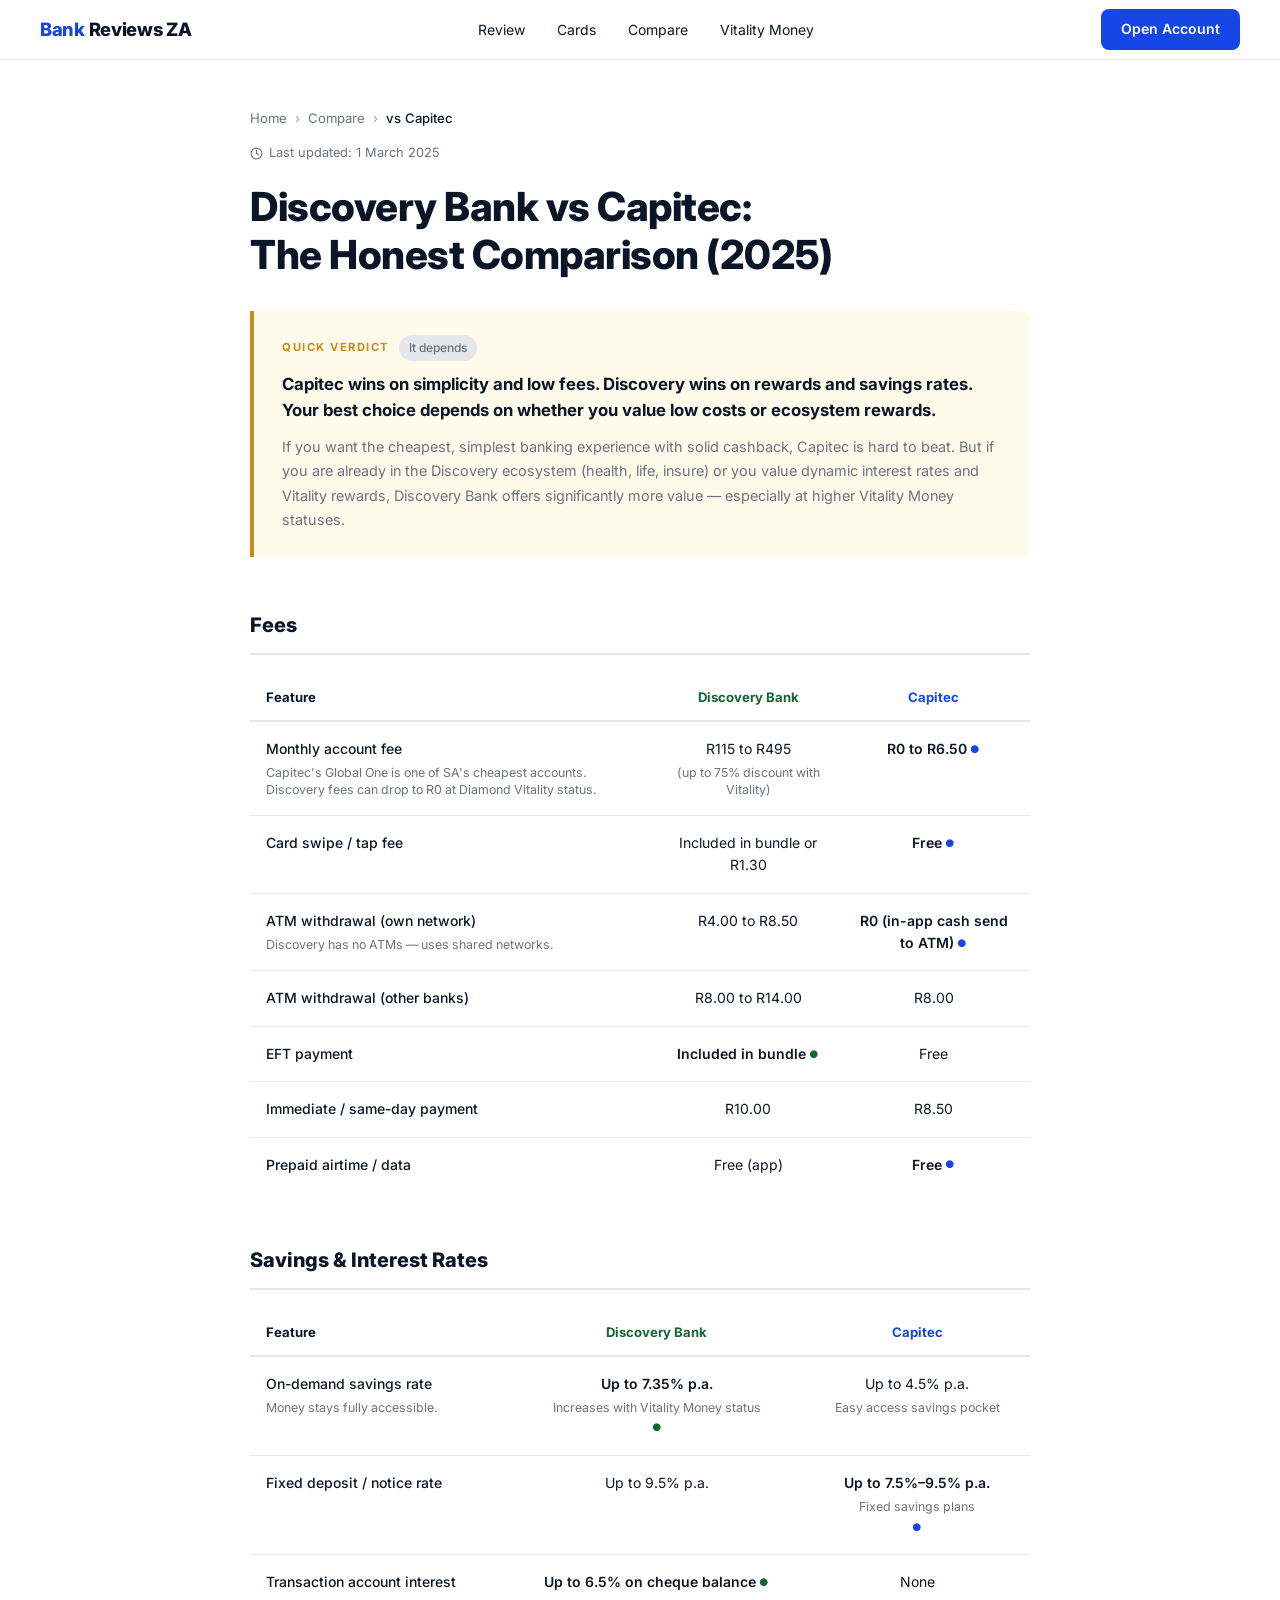
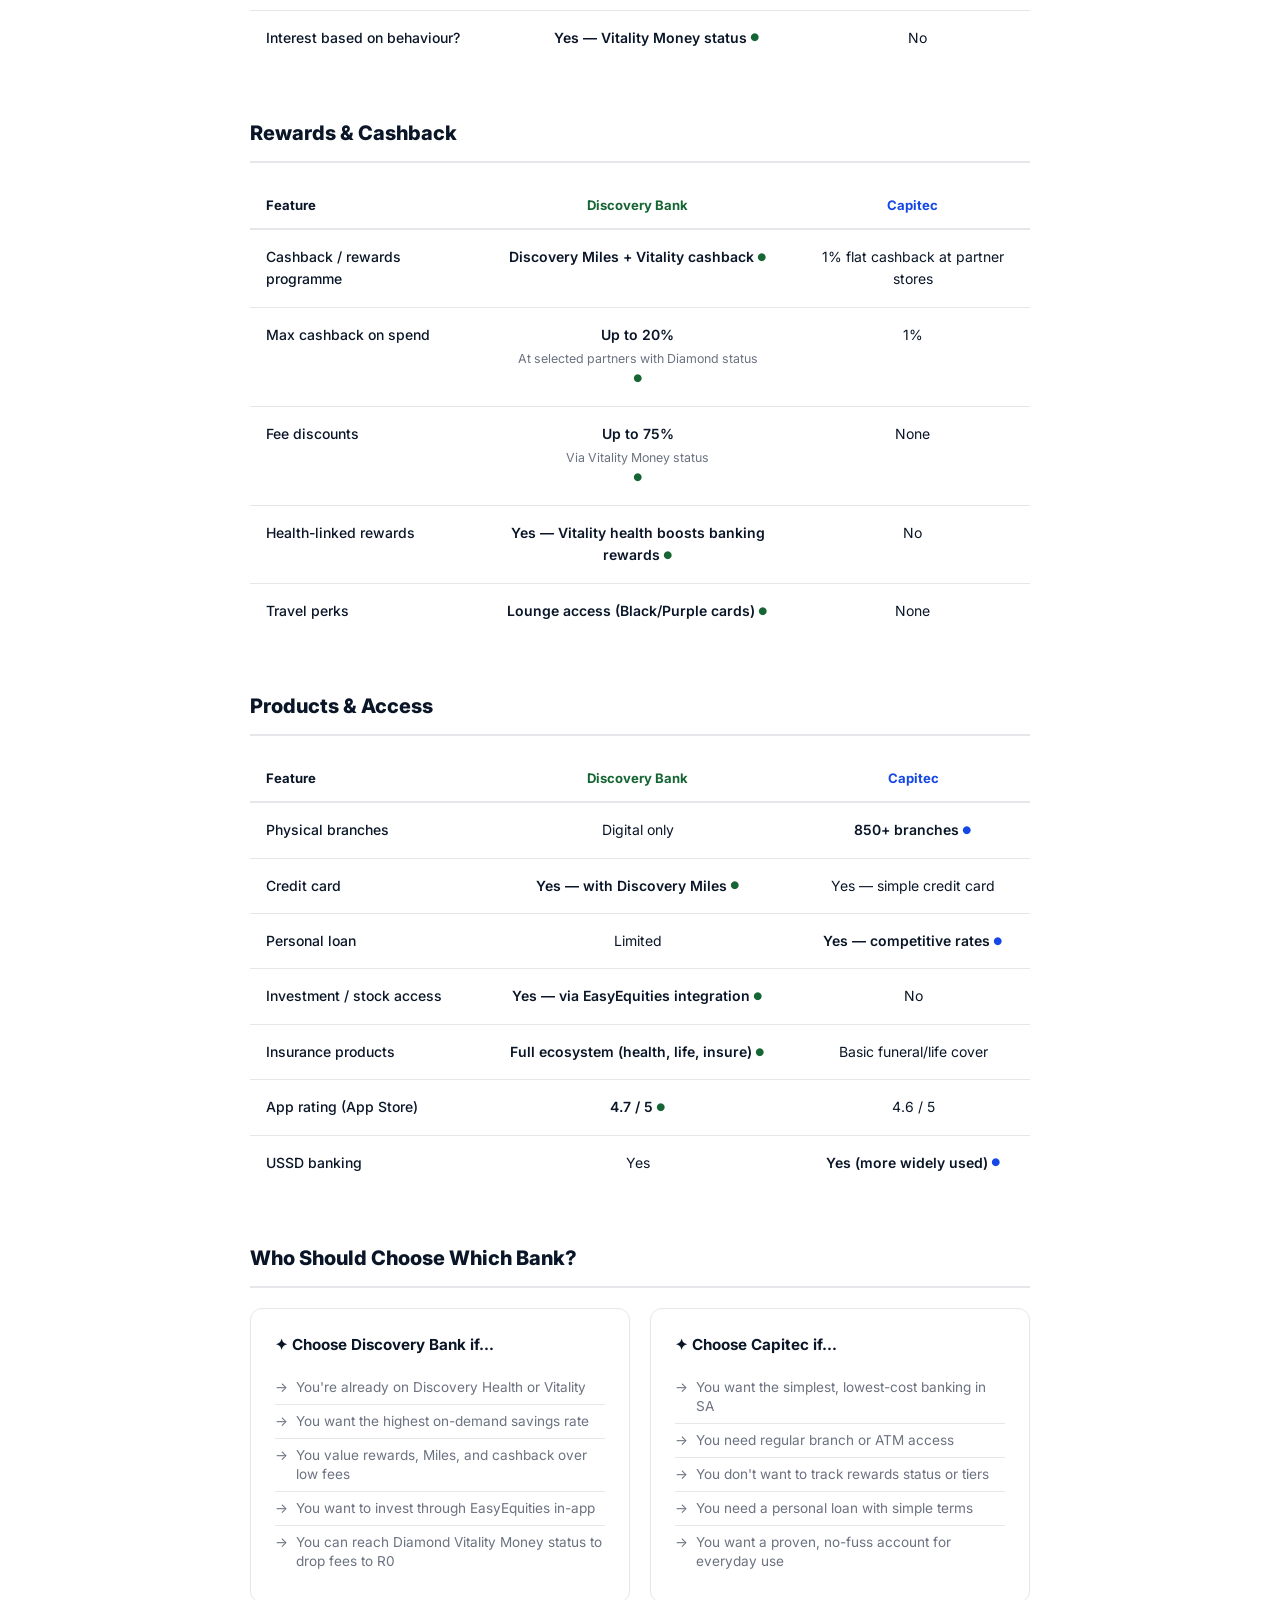
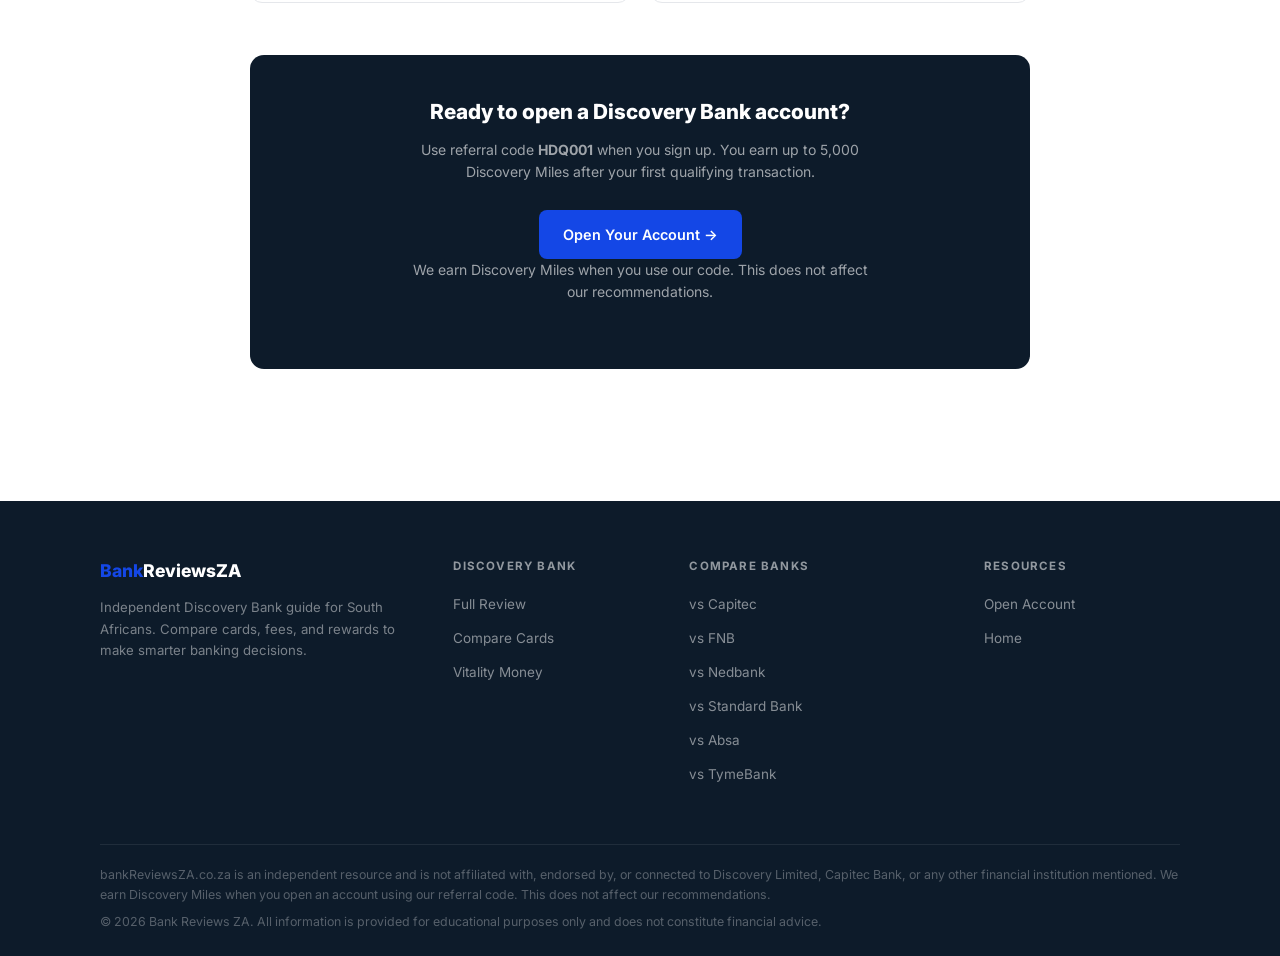
<file: vs-capitec.html>
<!DOCTYPE html>
<html lang="en-ZA">
<head>
  <!-- Google tag (gtag.js) -->
  <script async src="https://www.googletagmanager.com/gtag/js?id=G-VRPT9VEJJD"></script>
  <script>
    window.dataLayer = window.dataLayer || [];
    function gtag(){dataLayer.push(arguments);}
    gtag('js', new Date());
    gtag('config', 'G-VRPT9VEJJD');
  </script>
  <meta charset="UTF-8" />
  <meta name="viewport" content="width=device-width, initial-scale=1.0" />
  <title>Discovery Bank vs Capitec: The Honest Comparison (2025)</title>
  <meta name="description" content="Discovery Bank vs Capitec — a detailed, fee-by-fee comparison of South Africa's two most innovative banks. Fees, rewards, savings rates, and our honest verdict." />
  <link rel="preconnect" href="https://fonts.googleapis.com" />
  <link rel="preconnect" href="https://fonts.gstatic.com" crossorigin />
  <link href="https://fonts.googleapis.com/css2?family=Inter:wght@300;400;500;600;700;800;900&display=swap" rel="stylesheet" />
  <style>
    *, *::before, *::after { box-sizing: border-box; margin: 0; padding: 0; }
    :root {
      --accent: #1447E6; --accent-dark: #0F36B8; --accent-light: #EEF2FF;
      --accent-border: #BFDBFE; --hero-bg: #0A1628; --dark-bg: #0D1B2A;
      --page-bg: #F5F5F5; --white: #FFFFFF; --text: #0A1628;
      --text-muted: #6B7280; --text-light: #9CA3AF; --border: #E5E7EB;
      --gold: #C88B1A; --disc-green: #166534; --disc-green-bg: #F0FDF4;
    }
    html { scroll-behavior: smooth; }
    body { font-family: 'Inter', sans-serif; background: var(--white); color: var(--text); line-height: 1.6; font-size: 15px; }

    /* NAV */
    nav { position: sticky; top: 0; z-index: 100; background: var(--white); border-bottom: 1px solid var(--border); height: 60px; display: flex; align-items: center; justify-content: space-between; padding: 0 40px; }
    .nav-logo { font-size: 1.15rem; font-weight: 800; text-decoration: none; letter-spacing: -0.3px; }
    .nav-logo .logo-accent { color: var(--accent); }
    .nav-logo .logo-dark { color: var(--text); }
    .nav-center { display: flex; align-items: center; gap: 32px; list-style: none; }
    .nav-center a { font-size: 0.875rem; color: var(--text); text-decoration: none; font-weight: 400; }
    .nav-center a:hover { color: var(--accent); }
    .nav-right { display: flex; align-items: center; gap: 14px; }
    .btn-nav { background: var(--accent); color: var(--white); text-decoration: none; padding: 9px 20px; border-radius: 8px; font-size: 0.875rem; font-weight: 600; transition: background 0.15s; }
    .btn-nav:hover { background: var(--accent-dark); }
    .nav-hamburger { display: none; background: none; border: none; cursor: pointer; padding: 4px 0; flex-direction: column; gap: 5px; align-items: center; }
    .nav-hamburger span { display: block; width: 22px; height: 2px; background: var(--text); border-radius: 2px; }
    .has-dropdown { position: relative; }
    .nav-dropdown { display: none; position: absolute; top: 100%; left: 50%; transform: translateX(-50%); background: var(--white); border: 1px solid var(--border); border-radius: 10px; box-shadow: 0 8px 32px rgba(0,0,0,0.10); min-width: 180px; list-style: none; padding: 8px 0; z-index: 200; }
    .has-dropdown:hover .nav-dropdown { display: block; }
    .nav-dropdown li a { display: block; padding: 10px 18px; font-size: 0.875rem; color: var(--text); text-decoration: none; font-weight: 400; white-space: nowrap; }
    .nav-dropdown li a:hover { background: var(--accent-light); color: var(--accent); }
    .nav-dropdown li a.active { color: var(--accent); font-weight: 600; }
    .mobile-nav { display: none; position: fixed; top: 60px; left: 0; right: 0; bottom: 0; background: var(--white); z-index: 98; overflow-y: auto; border-top: 1px solid var(--border); }
    .mobile-nav.open { display: block; }
    .mobile-nav-list { list-style: none; padding: 0; }
    .mobile-nav-item { border-bottom: 1px solid var(--border); }
    .mobile-nav-link { display: block; padding: 16px 24px; font-size: 1rem; font-weight: 500; color: var(--text); text-decoration: none; }
    .mobile-nav-toggle { width: 100%; background: none; border: none; padding: 16px 24px; font-size: 1rem; font-weight: 500; color: var(--text); text-align: left; cursor: pointer; display: flex; justify-content: space-between; align-items: center; font-family: inherit; }
    .mobile-nav-sub { list-style: none; background: var(--page-bg); padding: 4px 0 12px; }
    .mobile-nav-sub li a { display: block; padding: 10px 24px 10px 40px; font-size: 0.9rem; color: var(--text-muted); text-decoration: none; }
    .mobile-nav-cta-wrap { padding: 20px 24px 0; }
    .mobile-nav-cta { display: block; background: var(--accent); color: var(--white); text-decoration: none; padding: 14px 24px; border-radius: 8px; font-size: 0.95rem; font-weight: 600; text-align: center; }
    @media (max-width: 768px) {
      .nav-center { display: none; }
      nav { padding: 0 20px; }
      .nav-hamburger { display: flex; }
      .nav-right .btn-nav { display: none; }
    }

    /* PAGE LAYOUT */
    .page-wrap { max-width: 860px; margin: 0 auto; padding: 48px 40px 80px; }
    @media (max-width: 600px) { .page-wrap { padding: 32px 20px 60px; } }

    /* BREADCRUMB */
    .breadcrumb { display: flex; align-items: center; gap: 8px; font-size: 0.82rem; color: var(--text-muted); margin-bottom: 14px; flex-wrap: wrap; }
    .breadcrumb a { color: var(--text-muted); text-decoration: none; }
    .breadcrumb a:hover { color: var(--accent); }
    .breadcrumb-sep { color: var(--text-light); }
    .breadcrumb-current { color: var(--text); font-weight: 500; }
    .last-updated { display: flex; align-items: center; gap: 6px; font-size: 0.8rem; color: var(--text-muted); margin-bottom: 20px; }

    /* TITLE */
    .cmp-title { font-size: clamp(1.7rem, 4vw, 2.5rem); font-weight: 800; letter-spacing: -0.5px; line-height: 1.2; margin-bottom: 32px; }

    /* VERDICT BOX */
    .verdict-box { border-left: 4px solid var(--gold); padding: 24px 28px; margin-bottom: 52px; background: #FFFBEB; border-radius: 0 10px 10px 0; }
    .verdict-label { font-size: 0.7rem; font-weight: 700; letter-spacing: 1.5px; text-transform: uppercase; color: var(--gold); margin-bottom: 10px; display: flex; align-items: center; gap: 10px; }
    .verdict-badge { background: var(--border); color: var(--text-muted); padding: 3px 10px; border-radius: 20px; font-size: 0.75rem; text-transform: none; letter-spacing: 0; font-weight: 500; }
    .verdict-summary { font-size: 1.05rem; font-weight: 700; line-height: 1.55; margin-bottom: 12px; }
    .verdict-body { font-size: 0.9rem; color: var(--text-muted); line-height: 1.7; }

    /* SECTION */
    .cmp-section { margin-bottom: 52px; }
    .cmp-section-title { font-size: 1.25rem; font-weight: 800; margin-bottom: 20px; padding-bottom: 12px; border-bottom: 2px solid var(--border); }

    /* COMPARISON TABLE */
    .cmp-table-wrap { overflow-x: auto; }
    table.cmp-detail { width: 100%; border-collapse: collapse; font-size: 0.875rem; }
    table.cmp-detail th { padding: 12px 16px; text-align: left; font-size: 0.82rem; font-weight: 700; border-bottom: 2px solid var(--border); }
    table.cmp-detail th:not(:first-child) { text-align: center; min-width: 140px; }
    table.cmp-detail th.col-disc { color: var(--disc-green); }
    table.cmp-detail th.col-other { color: var(--accent); }
    table.cmp-detail td { padding: 16px; border-bottom: 1px solid var(--border); vertical-align: top; }
    table.cmp-detail td:not(:first-child) { text-align: center; }
    table.cmp-detail td:first-child { font-weight: 500; min-width: 160px; }
    table.cmp-detail tbody tr:last-child td { border-bottom: none; }
    .td-note { display: block; font-size: 0.775rem; color: var(--text-muted); margin-top: 4px; font-weight: 400; line-height: 1.4; }
    .win { font-weight: 600; }
    .win::after { content: ' ●'; color: var(--accent); font-size: 0.65rem; vertical-align: middle; }
    .disc-win::after { content: ' ●'; color: var(--disc-green); font-size: 0.65rem; vertical-align: middle; }
    .disc-win { font-weight: 600; }

    /* WHO WINS CARDS */
    .verdict-cards { display: grid; grid-template-columns: 1fr 1fr; gap: 20px; margin-bottom: 52px; }
    @media (max-width: 600px) { .verdict-cards { grid-template-columns: 1fr; } }
    .verdict-card { border: 1px solid var(--border); border-radius: 12px; padding: 24px; }
    .verdict-card h3 { font-size: 0.95rem; font-weight: 700; margin-bottom: 14px; display: flex; align-items: center; gap: 8px; }
    .verdict-card ul { list-style: none; padding: 0; }
    .verdict-card ul li { font-size: 0.85rem; color: var(--text-muted); padding: 7px 0; border-bottom: 1px solid var(--border); display: flex; gap: 8px; align-items: flex-start; line-height: 1.4; }
    .verdict-card ul li:last-child { border-bottom: none; }

    /* CTA BOX */
    .cta-box { background: var(--dark-bg); border-radius: 14px; padding: 40px 36px; text-align: center; margin-bottom: 52px; }
    .cta-box h2 { font-size: 1.3rem; font-weight: 800; color: var(--white); margin-bottom: 10px; }
    .cta-box p { font-size: 0.875rem; color: rgba(255,255,255,0.6); max-width: 460px; margin: 0 auto 26px; line-height: 1.6; }
    .cta-btns { display: flex; align-items: center; justify-content: center; gap: 20px; flex-wrap: wrap; }
    .btn-primary { background: var(--accent); color: var(--white); text-decoration: none; padding: 13px 24px; border-radius: 8px; font-size: 0.9rem; font-weight: 600; transition: background 0.15s; }
    .btn-primary:hover { background: var(--accent-dark); }
    .cta-disc { font-size: 0.75rem; color: rgba(255,255,255,0.3); margin-top: 16px; }

    /* FOOTER */
    footer { background: var(--dark-bg); padding: 56px 40px 0; }
    .footer-inner { max-width: 1080px; margin: 0 auto; display: grid; grid-template-columns: 1.6fr 1fr 1.3fr 1fr; gap: 40px; padding-bottom: 48px; }
    @media (max-width: 768px) { .footer-inner { grid-template-columns: 1fr 1fr; } }
    @media (max-width: 480px) { .footer-inner { grid-template-columns: 1fr; } footer { padding: 40px 20px 0; } }
    .footer-brand .footer-logo { font-size: 1.1rem; font-weight: 800; text-decoration: none; margin-bottom: 12px; display: block; }
    .footer-brand .footer-logo .logo-accent { color: var(--accent); }
    .footer-brand .footer-logo .logo-dark { color: var(--white); }
    .footer-brand p { font-size: 0.825rem; color: rgba(255,255,255,0.45); line-height: 1.6; }
    .footer-col h4 { font-size: 0.72rem; font-weight: 700; letter-spacing: 1.2px; text-transform: uppercase; color: rgba(255,255,255,0.55); margin-bottom: 16px; }
    .footer-col ul { list-style: none; }
    .footer-col ul li { margin-bottom: 10px; }
    .footer-col ul li a { font-size: 0.845rem; color: rgba(255,255,255,0.5); text-decoration: none; transition: color 0.15s; }
    .footer-col ul li a:hover { color: var(--white); }
    .footer-bottom { max-width: 1080px; margin: 0 auto; border-top: 1px solid rgba(255,255,255,0.08); padding: 20px 0 24px; }
    .footer-bottom p { font-size: 0.775rem; color: rgba(255,255,255,0.3); line-height: 1.65; }
    .footer-bottom p + p { margin-top: 6px; }

    @media (max-width: 600px) {
      .cta-box { padding: 28px 20px; }
    }
  </style>
</head>
<body>

  <nav>
    <a class="nav-logo" href="index.html">
      <span class="logo-accent">Bank</span><span class="logo-dark"> Reviews ZA</span>
    </a>
    <ul class="nav-center">
      <li><a href="index.html#review">Review</a></li>
      <li><a href="index.html#tiers">Cards</a></li>
      <li class="has-dropdown">
        <a href="index.html#compare">Compare</a>
        <ul class="nav-dropdown">
          <li><a href="vs-capitec.html" class="active">vs Capitec</a></li>
          <li><a href="vs-fnb.html">vs FNB</a></li>
          <li><a href="vs-nedbank.html">vs Nedbank</a></li>
          <li><a href="vs-standard-bank.html">vs Standard Bank</a></li>
          <li><a href="vs-absa.html">vs Absa</a></li>
          <li><a href="vs-tymebank.html">vs TymeBank</a></li>
        </ul>
      </li>
      <li><a href="index.html#vitality">Vitality Money</a></li>
    </ul>
    <div class="nav-right">
      <a class="btn-nav" href="https://www.discovery.co.za/bank/join-discovery-bank/">Open Account</a>
      <button class="nav-hamburger" onclick="toggleMobileNav()" aria-label="Open menu">
        <span></span><span></span><span></span>
      </button>
    </div>
  </nav>

  <div class="mobile-nav" id="mobileNav">
    <ul class="mobile-nav-list">
      <li class="mobile-nav-item"><a class="mobile-nav-link" href="index.html#review">Review</a></li>
      <li class="mobile-nav-item"><a class="mobile-nav-link" href="index.html#tiers">Cards</a></li>
      <li class="mobile-nav-item">
        <button class="mobile-nav-toggle" onclick="toggleMobileSub(this)">Compare <span>▾</span></button>
        <ul class="mobile-nav-sub" style="display:none">
          <li><a href="vs-capitec.html">vs Capitec</a></li>
          <li><a href="vs-fnb.html">vs FNB</a></li>
          <li><a href="vs-nedbank.html">vs Nedbank</a></li>
          <li><a href="vs-standard-bank.html">vs Standard Bank</a></li>
          <li><a href="vs-absa.html">vs Absa</a></li>
          <li><a href="vs-tymebank.html">vs TymeBank</a></li>
        </ul>
      </li>
      <li class="mobile-nav-item"><a class="mobile-nav-link" href="index.html#vitality">Vitality Money</a></li>
      <li class="mobile-nav-cta-wrap"><a class="mobile-nav-cta" href="https://www.discovery.co.za/bank/join-discovery-bank/">Open Account</a></li>
    </ul>
  </div>

  <div class="page-wrap">

    <div class="breadcrumb">
      <a href="index.html">Home</a>
      <span class="breadcrumb-sep">›</span>
      <a href="index.html#compare">Compare</a>
      <span class="breadcrumb-sep">›</span>
      <span class="breadcrumb-current">vs Capitec</span>
    </div>
    <div class="last-updated">
      <svg width="13" height="13" viewBox="0 0 24 24" fill="none" stroke="currentColor" stroke-width="2" stroke-linecap="round" stroke-linejoin="round"><circle cx="12" cy="12" r="10"/><polyline points="12 6 12 12 16 14"/></svg>
      Last updated: 1 March 2025
    </div>

    <h1 class="cmp-title">Discovery Bank vs Capitec:<br/>The Honest Comparison (2025)</h1>

    <div class="verdict-box">
      <div class="verdict-label">Quick Verdict <span class="verdict-badge">It depends</span></div>
      <p class="verdict-summary">Capitec wins on simplicity and low fees. Discovery wins on rewards and savings rates. Your best choice depends on whether you value low costs or ecosystem rewards.</p>
      <p class="verdict-body">If you want the cheapest, simplest banking experience with solid cashback, Capitec is hard to beat. But if you are already in the Discovery ecosystem (health, life, insure) or you value dynamic interest rates and Vitality rewards, Discovery Bank offers significantly more value — especially at higher Vitality Money statuses.</p>
    </div>

    <!-- FEES -->
    <div class="cmp-section">
      <h2 class="cmp-section-title">Fees</h2>
      <div class="cmp-table-wrap">
        <table class="cmp-detail">
          <thead>
            <tr>
              <th>Feature</th>
              <th class="col-disc">Discovery Bank</th>
              <th class="col-other">Capitec</th>
            </tr>
          </thead>
          <tbody>
            <tr>
              <td>Monthly account fee<span class="td-note">Capitec's Global One is one of SA's cheapest accounts. Discovery fees can drop to R0 at Diamond Vitality status.</span></td>
              <td>R115 to R495<span class="td-note">(up to 75% discount with Vitality)</span></td>
              <td class="win">R0 to R6.50</td>
            </tr>
            <tr>
              <td>Card swipe / tap fee</td>
              <td>Included in bundle or R1.30</td>
              <td class="win">Free</td>
            </tr>
            <tr>
              <td>ATM withdrawal (own network)<span class="td-note">Discovery has no ATMs — uses shared networks.</span></td>
              <td>R4.00 to R8.50</td>
              <td class="win">R0 (in-app cash send to ATM)</td>
            </tr>
            <tr>
              <td>ATM withdrawal (other banks)</td>
              <td>R8.00 to R14.00</td>
              <td>R8.00</td>
            </tr>
            <tr>
              <td>EFT payment</td>
              <td class="disc-win">Included in bundle</td>
              <td>Free</td>
            </tr>
            <tr>
              <td>Immediate / same-day payment</td>
              <td>R10.00</td>
              <td>R8.50</td>
            </tr>
            <tr>
              <td>Prepaid airtime / data</td>
              <td>Free (app)</td>
              <td class="win">Free</td>
            </tr>
          </tbody>
        </table>
      </div>
    </div>

    <!-- SAVINGS & INTEREST -->
    <div class="cmp-section">
      <h2 class="cmp-section-title">Savings &amp; Interest Rates</h2>
      <div class="cmp-table-wrap">
        <table class="cmp-detail">
          <thead>
            <tr>
              <th>Feature</th>
              <th class="col-disc">Discovery Bank</th>
              <th class="col-other">Capitec</th>
            </tr>
          </thead>
          <tbody>
            <tr>
              <td>On-demand savings rate<span class="td-note">Money stays fully accessible.</span></td>
              <td class="disc-win">Up to 7.35% p.a.<span class="td-note">Increases with Vitality Money status</span></td>
              <td>Up to 4.5% p.a.<span class="td-note">Easy access savings pocket</span></td>
            </tr>
            <tr>
              <td>Fixed deposit / notice rate</td>
              <td>Up to 9.5% p.a.</td>
              <td class="win">Up to 7.5%–9.5% p.a.<span class="td-note">Fixed savings plans</span></td>
            </tr>
            <tr>
              <td>Transaction account interest</td>
              <td class="disc-win">Up to 6.5% on cheque balance</td>
              <td>None</td>
            </tr>
            <tr>
              <td>Interest based on behaviour?</td>
              <td class="disc-win">Yes — Vitality Money status</td>
              <td>No</td>
            </tr>
          </tbody>
        </table>
      </div>
    </div>

    <!-- REWARDS -->
    <div class="cmp-section">
      <h2 class="cmp-section-title">Rewards &amp; Cashback</h2>
      <div class="cmp-table-wrap">
        <table class="cmp-detail">
          <thead>
            <tr>
              <th>Feature</th>
              <th class="col-disc">Discovery Bank</th>
              <th class="col-other">Capitec</th>
            </tr>
          </thead>
          <tbody>
            <tr>
              <td>Cashback / rewards programme</td>
              <td class="disc-win">Discovery Miles + Vitality cashback</td>
              <td>1% flat cashback at partner stores</td>
            </tr>
            <tr>
              <td>Max cashback on spend</td>
              <td class="disc-win">Up to 20%<span class="td-note">At selected partners with Diamond status</span></td>
              <td>1%</td>
            </tr>
            <tr>
              <td>Fee discounts</td>
              <td class="disc-win">Up to 75%<span class="td-note">Via Vitality Money status</span></td>
              <td>None</td>
            </tr>
            <tr>
              <td>Health-linked rewards</td>
              <td class="disc-win">Yes — Vitality health boosts banking rewards</td>
              <td>No</td>
            </tr>
            <tr>
              <td>Travel perks</td>
              <td class="disc-win">Lounge access (Black/Purple cards)</td>
              <td>None</td>
            </tr>
          </tbody>
        </table>
      </div>
    </div>

    <!-- PRODUCTS -->
    <div class="cmp-section">
      <h2 class="cmp-section-title">Products &amp; Access</h2>
      <div class="cmp-table-wrap">
        <table class="cmp-detail">
          <thead>
            <tr>
              <th>Feature</th>
              <th class="col-disc">Discovery Bank</th>
              <th class="col-other">Capitec</th>
            </tr>
          </thead>
          <tbody>
            <tr>
              <td>Physical branches</td>
              <td>Digital only</td>
              <td class="win">850+ branches</td>
            </tr>
            <tr>
              <td>Credit card</td>
              <td class="disc-win">Yes — with Discovery Miles</td>
              <td>Yes — simple credit card</td>
            </tr>
            <tr>
              <td>Personal loan</td>
              <td>Limited</td>
              <td class="win">Yes — competitive rates</td>
            </tr>
            <tr>
              <td>Investment / stock access</td>
              <td class="disc-win">Yes — via EasyEquities integration</td>
              <td>No</td>
            </tr>
            <tr>
              <td>Insurance products</td>
              <td class="disc-win">Full ecosystem (health, life, insure)</td>
              <td>Basic funeral/life cover</td>
            </tr>
            <tr>
              <td>App rating (App Store)</td>
              <td class="disc-win">4.7 / 5</td>
              <td>4.6 / 5</td>
            </tr>
            <tr>
              <td>USSD banking</td>
              <td>Yes</td>
              <td class="win">Yes (more widely used)</td>
            </tr>
          </tbody>
        </table>
      </div>
    </div>

    <!-- WHO WINS -->
    <div class="cmp-section">
      <h2 class="cmp-section-title">Who Should Choose Which Bank?</h2>
      <div class="verdict-cards">
        <div class="verdict-card">
          <h3>✦ Choose Discovery Bank if…</h3>
          <ul>
            <li><span class="icon">→</span> You're already on Discovery Health or Vitality</li>
            <li><span class="icon">→</span> You want the highest on-demand savings rate</li>
            <li><span class="icon">→</span> You value rewards, Miles, and cashback over low fees</li>
            <li><span class="icon">→</span> You want to invest through EasyEquities in-app</li>
            <li><span class="icon">→</span> You can reach Diamond Vitality Money status to drop fees to R0</li>
          </ul>
        </div>
        <div class="verdict-card">
          <h3>✦ Choose Capitec if…</h3>
          <ul>
            <li><span class="icon">→</span> You want the simplest, lowest-cost banking in SA</li>
            <li><span class="icon">→</span> You need regular branch or ATM access</li>
            <li><span class="icon">→</span> You don't want to track rewards status or tiers</li>
            <li><span class="icon">→</span> You need a personal loan with simple terms</li>
            <li><span class="icon">→</span> You want a proven, no-fuss account for everyday use</li>
          </ul>
        </div>
      </div>
    </div>

    <!-- CTA -->
    <div class="cta-box">
      <h2>Ready to open a Discovery Bank account?</h2>
      <p>Use referral code <strong>HDQ001</strong> when you sign up. You earn up to 5,000 Discovery Miles after your first qualifying transaction.</p>
      <div class="cta-btns">
        <a class="btn-primary" href="https://www.discovery.co.za/bank/join-discovery-bank/">Open Your Account →</a>
      </div>
      <p class="cta-disc">We earn Discovery Miles when you use our code. This does not affect our recommendations.</p>
    </div>

  </div>

  <footer>
    <div class="footer-inner">
      <div class="footer-brand">
        <a class="footer-logo" href="index.html">
          <span class="logo-accent">Bank</span><span class="logo-dark">ReviewsZA</span>
        </a>
        <p>Independent Discovery Bank guide for South Africans. Compare cards, fees, and rewards to make smarter banking decisions.</p>
      </div>
      <div class="footer-col">
        <h4>Discovery Bank</h4>
        <ul>
          <li><a href="index.html#review">Full Review</a></li>
          <li><a href="index.html#tiers">Compare Cards</a></li>
          <li><a href="index.html#vitality">Vitality Money</a></li>
        </ul>
      </div>
      <div class="footer-col">
        <h4>Compare Banks</h4>
        <ul>
          <li><a href="vs-capitec.html">vs Capitec</a></li>
          <li><a href="vs-fnb.html">vs FNB</a></li>
          <li><a href="vs-nedbank.html">vs Nedbank</a></li>
          <li><a href="vs-standard-bank.html">vs Standard Bank</a></li>
          <li><a href="vs-absa.html">vs Absa</a></li>
          <li><a href="vs-tymebank.html">vs TymeBank</a></li>
        </ul>
      </div>
      <div class="footer-col">
        <h4>Resources</h4>
        <ul>
          <li><a href="https://www.discovery.co.za/bank/join-discovery-bank/">Open Account</a></li>
          <li><a href="index.html">Home</a></li>
        </ul>
      </div>
    </div>
    <div class="footer-bottom">
      <p>bankReviewsZA.co.za is an independent resource and is not affiliated with, endorsed by, or connected to Discovery Limited, Capitec Bank, or any other financial institution mentioned. We earn Discovery Miles when you open an account using our referral code. This does not affect our recommendations.</p>
      <p>© 2026 Bank Reviews ZA. All information is provided for educational purposes only and does not constitute financial advice.</p>
    </div>
  </footer>

  <script>
    function toggleMobileNav() { document.getElementById('mobileNav').classList.toggle('open'); }
    function toggleMobileSub(btn) {
      const sub = btn.nextElementSibling;
      const isOpen = sub.style.display === 'block';
      sub.style.display = isOpen ? 'none' : 'block';
      btn.querySelector('span').textContent = isOpen ? '▾' : '▴';
    }
  </script>
</body>
</html>
</file>
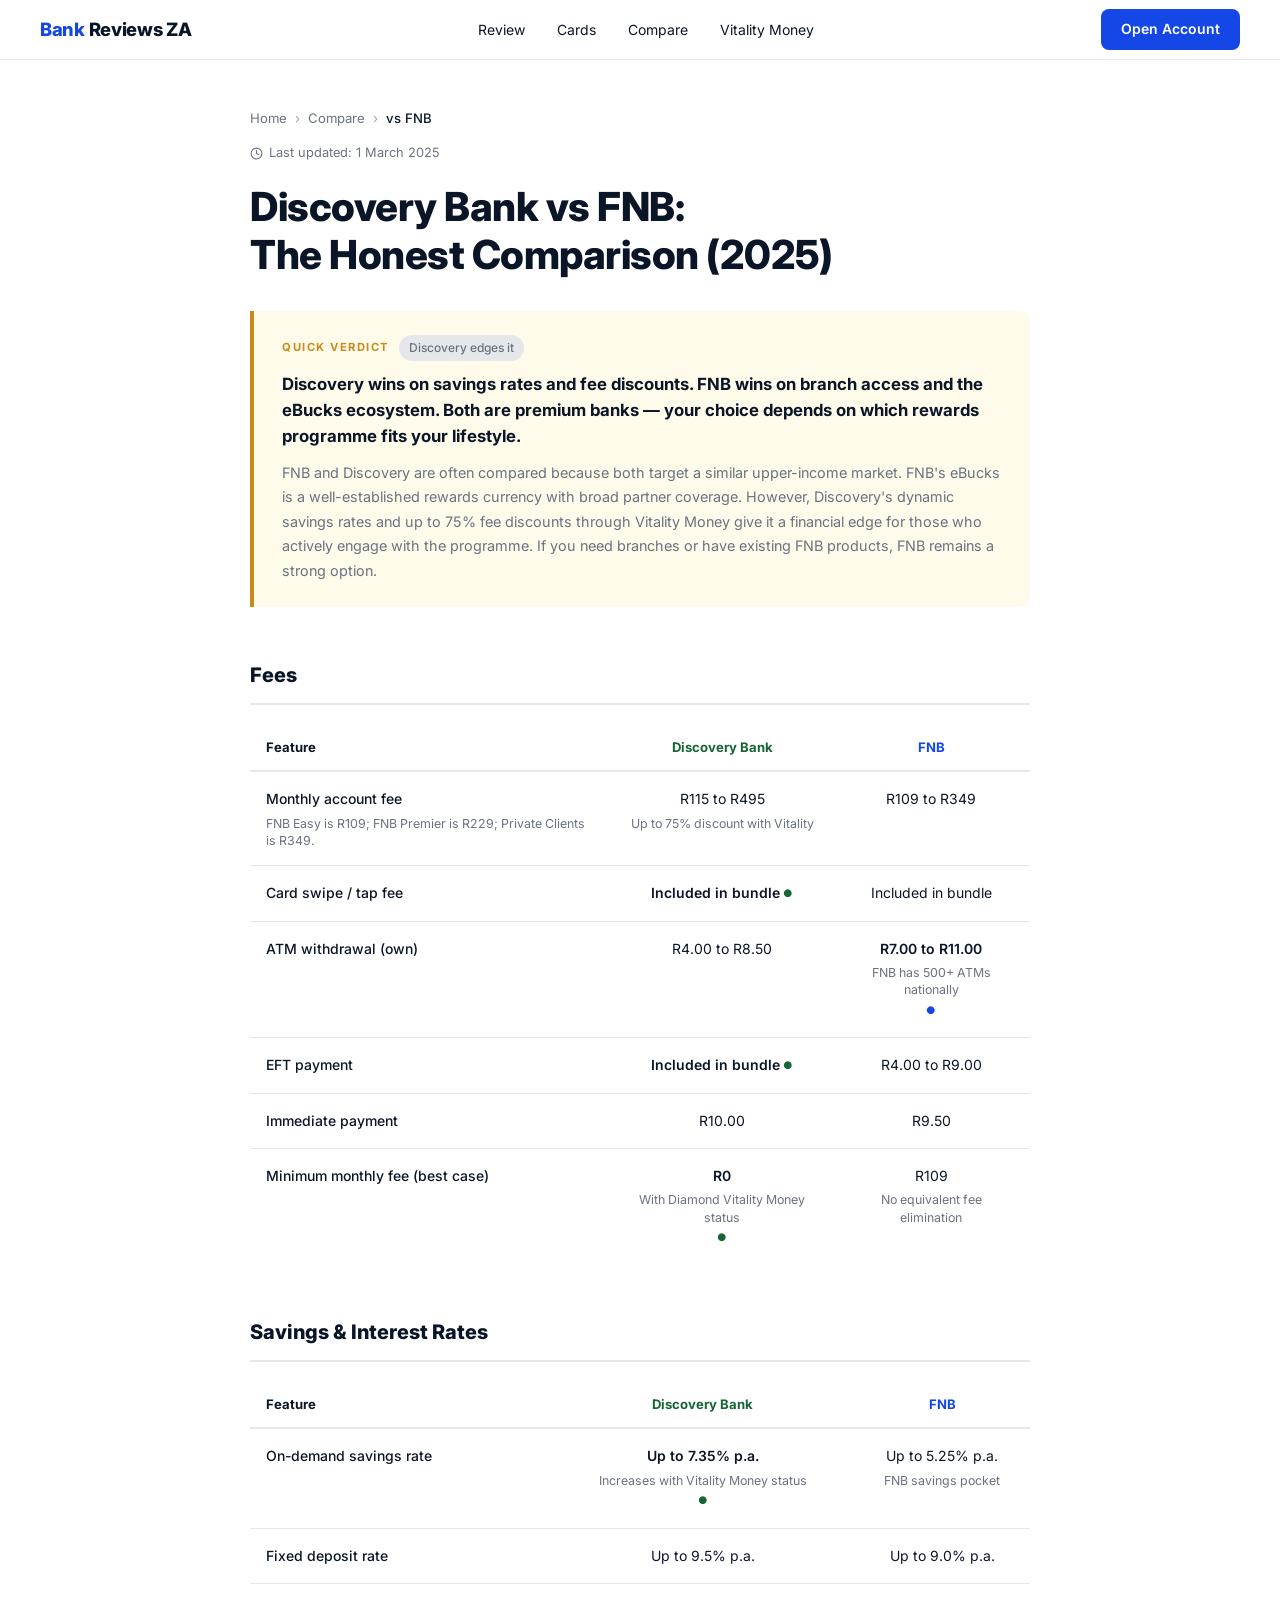
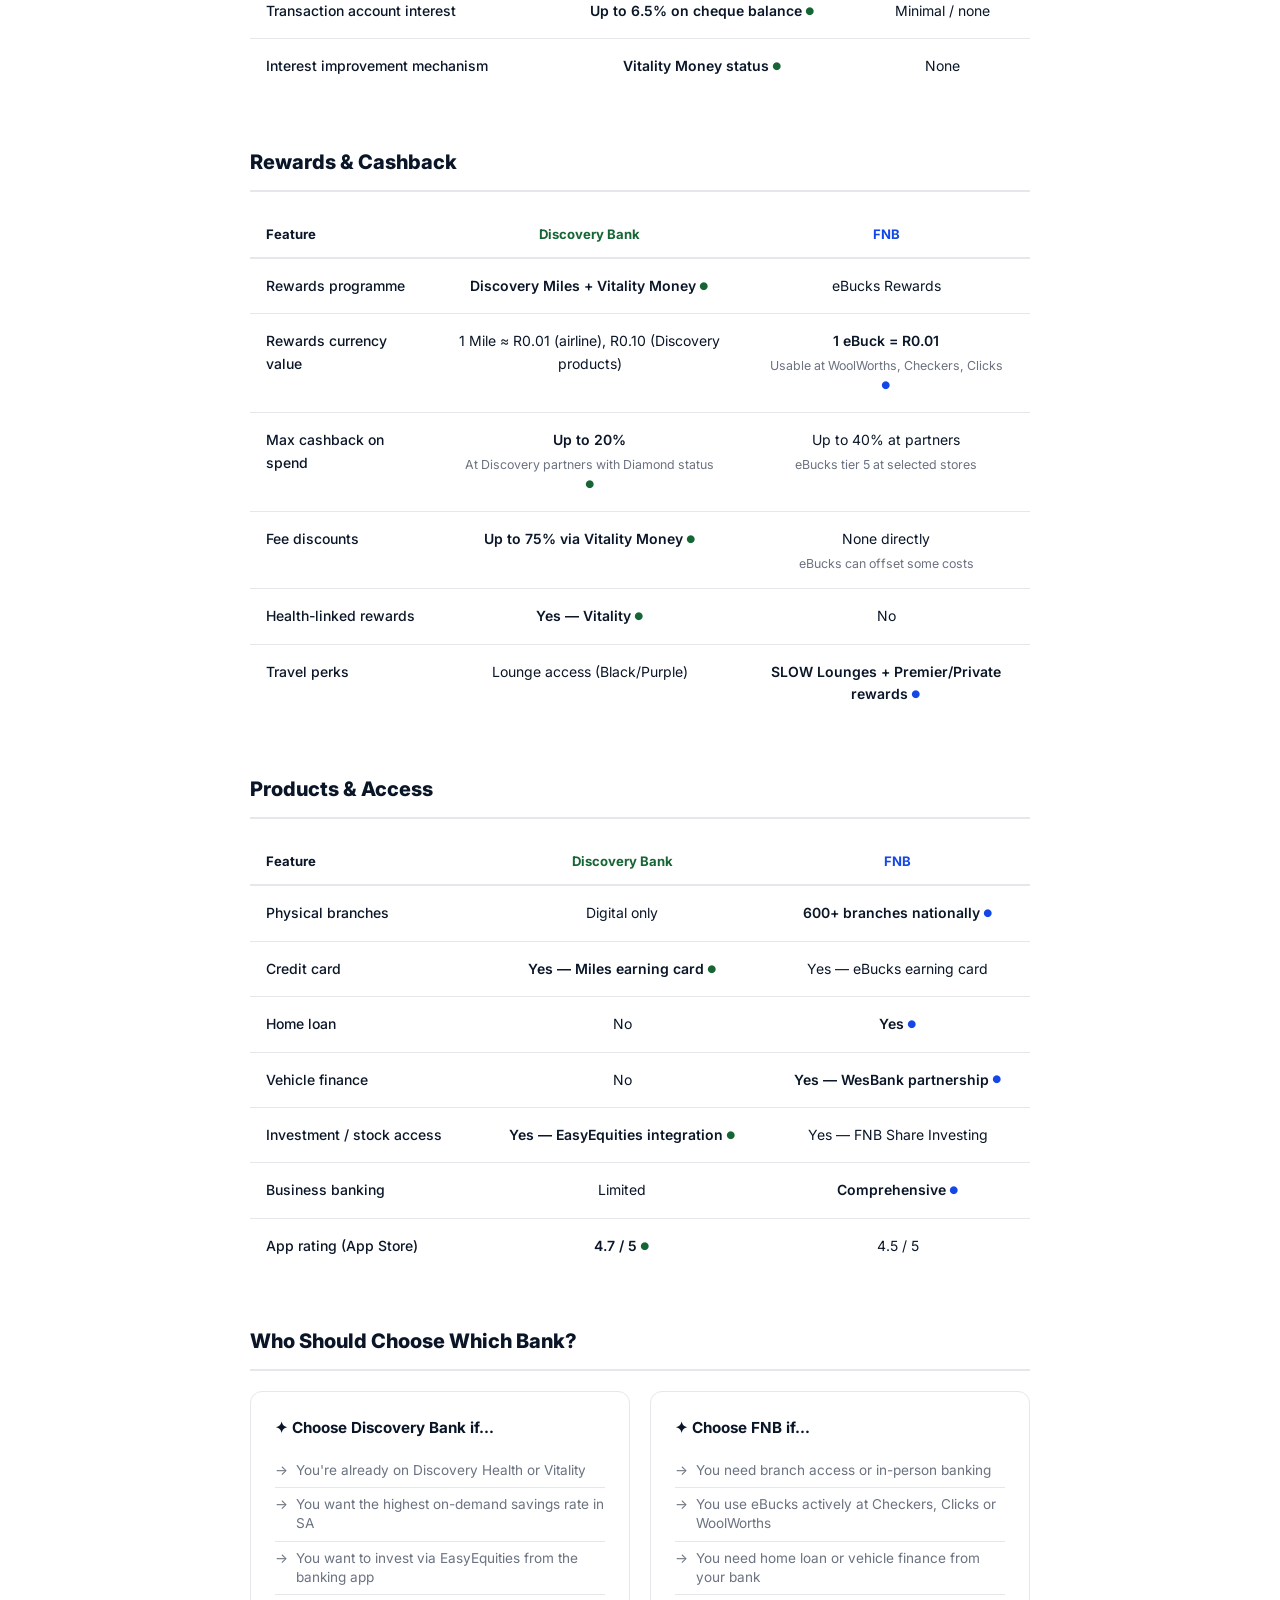
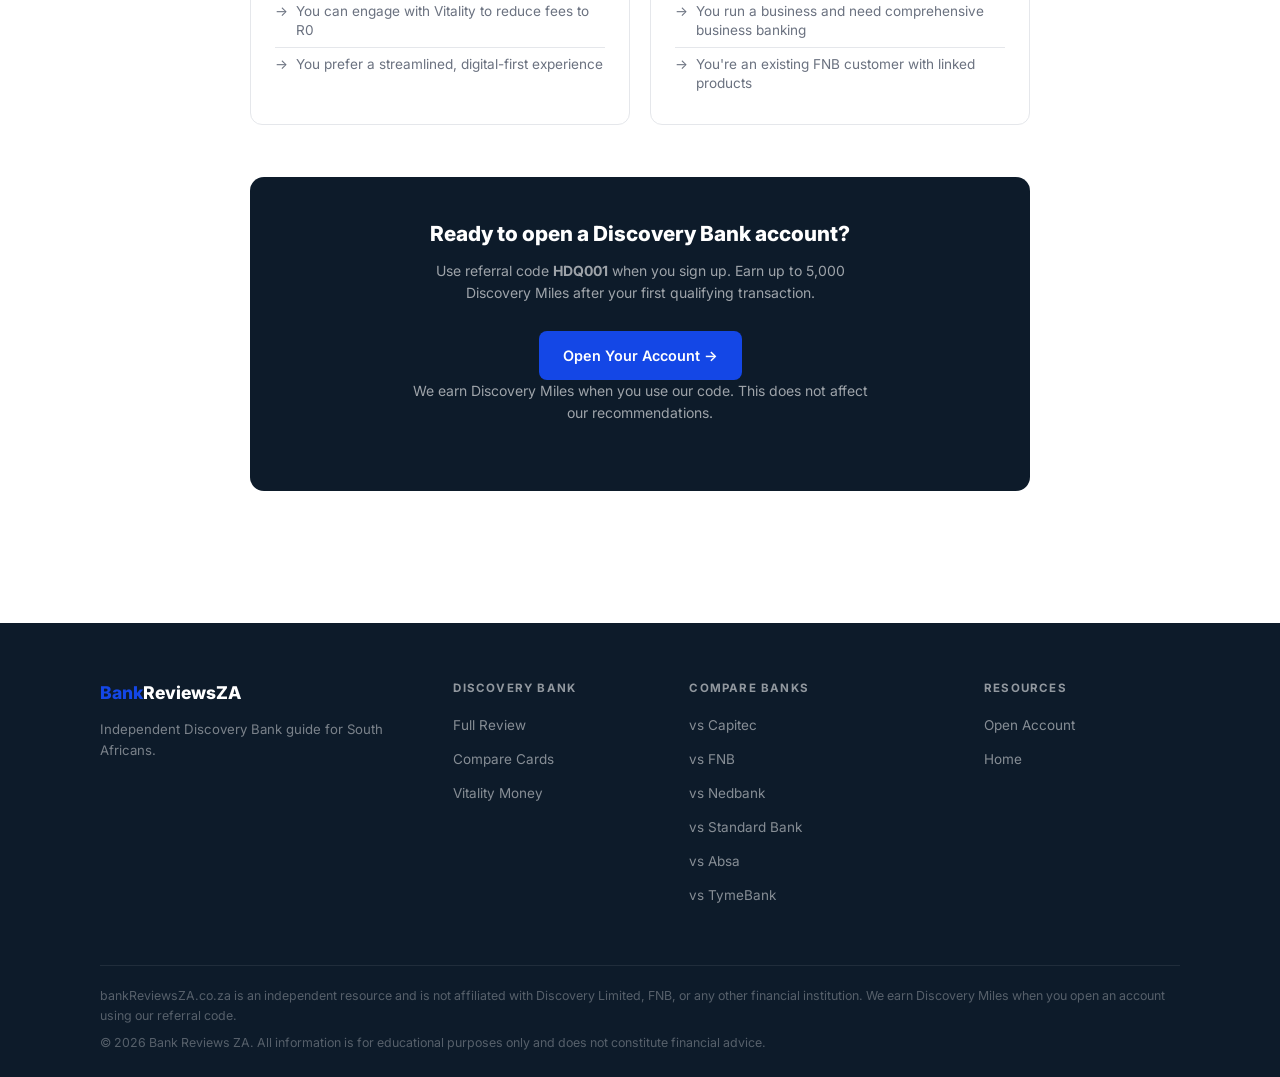
<file: vs-fnb.html>
<!DOCTYPE html>
<html lang="en-ZA">
<head>
  <!-- Google tag (gtag.js) -->
  <script async src="https://www.googletagmanager.com/gtag/js?id=G-VRPT9VEJJD"></script>
  <script>
    window.dataLayer = window.dataLayer || [];
    function gtag(){dataLayer.push(arguments);}
    gtag('js', new Date());
    gtag('config', 'G-VRPT9VEJJD');
  </script>
  <meta charset="UTF-8" />
  <meta name="viewport" content="width=device-width, initial-scale=1.0" />
  <title>Discovery Bank vs FNB: The Honest Comparison (2026) | BankReviewsZA</title>
  <meta name="description" content="Discovery Bank vs FNB 2026 — fees, eBucks vs Discovery Miles, savings rates, and our honest verdict on which South African bank is right for you." />
  <link rel="canonical" href="https://www.bankinvestec.co.za/vs-fnb.html" />
  <meta property="og:type" content="article" />
  <meta property="og:url" content="https://www.bankinvestec.co.za/vs-fnb.html" />
  <meta property="og:title" content="Discovery Bank vs FNB: The Honest Comparison 2026" />
  <meta property="og:description" content="Fee-by-fee comparison of Discovery Bank vs FNB — eBucks vs Discovery Miles, savings rates, fees, and our honest verdict." />
  <meta property="og:site_name" content="BankReviewsZA" />
  <meta property="og:locale" content="en_ZA" />
  <meta name="twitter:card" content="summary_large_image" />
  <meta name="twitter:title" content="Discovery Bank vs FNB: The Honest Comparison 2026" />
  <meta name="twitter:description" content="Fee-by-fee comparison of Discovery Bank vs FNB — eBucks vs Discovery Miles, savings rates, fees, and our honest verdict." />
  <script type="application/ld+json">
  {
    "@context": "https://schema.org",
    "@graph": [
      {
        "@type": "Article",
        "headline": "Discovery Bank vs FNB: The Honest Comparison 2026",
        "url": "https://www.bankinvestec.co.za/vs-fnb.html",
        "dateModified": "2026-03-06",
        "author": { "@type": "Organization", "name": "BankReviewsZA Editorial Team" },
        "publisher": { "@type": "Organization", "name": "BankReviewsZA", "url": "https://www.bankinvestec.co.za/" }
      },
      {
        "@type": "BreadcrumbList",
        "itemListElement": [
          { "@type": "ListItem", "position": 1, "name": "Home", "item": "https://www.bankinvestec.co.za/" },
          { "@type": "ListItem", "position": 2, "name": "Discovery Bank vs FNB", "item": "https://www.bankinvestec.co.za/vs-fnb.html" }
        ]
      }
    ]
  }
  </script>
  <link rel="preconnect" href="https://fonts.googleapis.com" />
  <link rel="preconnect" href="https://fonts.gstatic.com" crossorigin />
  <link href="https://fonts.googleapis.com/css2?family=Inter:wght@300;400;500;600;700;800;900&display=swap" rel="stylesheet" />
  <style>
    *, *::before, *::after { box-sizing: border-box; margin: 0; padding: 0; }
    :root {
      --accent: #1447E6; --accent-dark: #0F36B8; --accent-light: #EEF2FF;
      --accent-border: #BFDBFE; --hero-bg: #0A1628; --dark-bg: #0D1B2A;
      --page-bg: #F5F5F5; --white: #FFFFFF; --text: #0A1628;
      --text-muted: #6B7280; --text-light: #9CA3AF; --border: #E5E7EB;
      --gold: #C88B1A; --disc-green: #166534; --disc-green-bg: #F0FDF4;
    }
    html { scroll-behavior: smooth; }
    body { font-family: 'Inter', sans-serif; background: var(--white); color: var(--text); line-height: 1.6; font-size: 15px; }
    nav { position: sticky; top: 0; z-index: 100; background: var(--white); border-bottom: 1px solid var(--border); height: 60px; display: flex; align-items: center; justify-content: space-between; padding: 0 40px; }
    .nav-logo { font-size: 1.15rem; font-weight: 800; text-decoration: none; letter-spacing: -0.3px; }
    .nav-logo .logo-accent { color: var(--accent); }
    .nav-logo .logo-dark { color: var(--text); }
    .nav-center { display: flex; align-items: center; gap: 32px; list-style: none; }
    .nav-center a { font-size: 0.875rem; color: var(--text); text-decoration: none; font-weight: 400; }
    .nav-center a:hover { color: var(--accent); }
    .nav-right { display: flex; align-items: center; gap: 14px; }
    .btn-nav { background: var(--accent); color: var(--white); text-decoration: none; padding: 9px 20px; border-radius: 8px; font-size: 0.875rem; font-weight: 600; transition: background 0.15s; }
    .btn-nav:hover { background: var(--accent-dark); }
    .nav-hamburger { display: none; background: none; border: none; cursor: pointer; padding: 4px 0; flex-direction: column; gap: 5px; align-items: center; }
    .nav-hamburger span { display: block; width: 22px; height: 2px; background: var(--text); border-radius: 2px; }
    .has-dropdown { position: relative; }
    .nav-dropdown { display: none; position: absolute; top: 100%; left: 50%; transform: translateX(-50%); background: var(--white); border: 1px solid var(--border); border-radius: 10px; box-shadow: 0 8px 32px rgba(0,0,0,0.10); min-width: 180px; list-style: none; padding: 8px 0; z-index: 200; }
    .has-dropdown:hover .nav-dropdown { display: block; }
    .nav-dropdown li a { display: block; padding: 10px 18px; font-size: 0.875rem; color: var(--text); text-decoration: none; font-weight: 400; white-space: nowrap; }
    .nav-dropdown li a:hover { background: var(--accent-light); color: var(--accent); }
    .nav-dropdown li a.active { color: var(--accent); font-weight: 600; }
    .mobile-nav { display: none; position: fixed; top: 60px; left: 0; right: 0; bottom: 0; background: var(--white); z-index: 98; overflow-y: auto; border-top: 1px solid var(--border); }
    .mobile-nav.open { display: block; }
    .mobile-nav-list { list-style: none; padding: 0; }
    .mobile-nav-item { border-bottom: 1px solid var(--border); }
    .mobile-nav-link { display: block; padding: 16px 24px; font-size: 1rem; font-weight: 500; color: var(--text); text-decoration: none; }
    .mobile-nav-toggle { width: 100%; background: none; border: none; padding: 16px 24px; font-size: 1rem; font-weight: 500; color: var(--text); text-align: left; cursor: pointer; display: flex; justify-content: space-between; align-items: center; font-family: inherit; }
    .mobile-nav-sub { list-style: none; background: var(--page-bg); padding: 4px 0 12px; }
    .mobile-nav-sub li a { display: block; padding: 10px 24px 10px 40px; font-size: 0.9rem; color: var(--text-muted); text-decoration: none; }
    .mobile-nav-cta-wrap { padding: 20px 24px 0; }
    .mobile-nav-cta { display: block; background: var(--accent); color: var(--white); text-decoration: none; padding: 14px 24px; border-radius: 8px; font-size: 0.95rem; font-weight: 600; text-align: center; }
    @media (max-width: 768px) { .nav-center { display: none; } nav { padding: 0 20px; } .nav-hamburger { display: flex; } .nav-right .btn-nav { display: none; } }
    .page-wrap { max-width: 860px; margin: 0 auto; padding: 48px 40px 80px; }
    @media (max-width: 600px) { .page-wrap { padding: 32px 20px 60px; } }
    .breadcrumb { display: flex; align-items: center; gap: 8px; font-size: 0.82rem; color: var(--text-muted); margin-bottom: 14px; flex-wrap: wrap; }
    .breadcrumb a { color: var(--text-muted); text-decoration: none; }
    .breadcrumb a:hover { color: var(--accent); }
    .breadcrumb-sep { color: var(--text-light); }
    .breadcrumb-current { color: var(--text); font-weight: 500; }
    .last-updated { display: flex; align-items: center; gap: 6px; font-size: 0.8rem; color: var(--text-muted); margin-bottom: 20px; }
    .cmp-title { font-size: clamp(1.7rem, 4vw, 2.5rem); font-weight: 800; letter-spacing: -0.5px; line-height: 1.2; margin-bottom: 32px; }
    .verdict-box { border-left: 4px solid var(--gold); padding: 24px 28px; margin-bottom: 52px; background: #FFFBEB; border-radius: 0 10px 10px 0; }
    .verdict-label { font-size: 0.7rem; font-weight: 700; letter-spacing: 1.5px; text-transform: uppercase; color: var(--gold); margin-bottom: 10px; display: flex; align-items: center; gap: 10px; }
    .verdict-badge { background: var(--border); color: var(--text-muted); padding: 3px 10px; border-radius: 20px; font-size: 0.75rem; text-transform: none; letter-spacing: 0; font-weight: 500; }
    .verdict-summary { font-size: 1.05rem; font-weight: 700; line-height: 1.55; margin-bottom: 12px; }
    .verdict-body { font-size: 0.9rem; color: var(--text-muted); line-height: 1.7; }
    .cmp-section { margin-bottom: 52px; }
    .cmp-section-title { font-size: 1.25rem; font-weight: 800; margin-bottom: 20px; padding-bottom: 12px; border-bottom: 2px solid var(--border); }
    .cmp-table-wrap { overflow-x: auto; }
    table.cmp-detail { width: 100%; border-collapse: collapse; font-size: 0.875rem; }
    table.cmp-detail th { padding: 12px 16px; text-align: left; font-size: 0.82rem; font-weight: 700; border-bottom: 2px solid var(--border); }
    table.cmp-detail th:not(:first-child) { text-align: center; min-width: 140px; }
    table.cmp-detail th.col-disc { color: var(--disc-green); }
    table.cmp-detail th.col-other { color: var(--accent); }
    table.cmp-detail td { padding: 16px; border-bottom: 1px solid var(--border); vertical-align: top; }
    table.cmp-detail td:not(:first-child) { text-align: center; }
    table.cmp-detail td:first-child { font-weight: 500; min-width: 160px; }
    table.cmp-detail tbody tr:last-child td { border-bottom: none; }
    .td-note { display: block; font-size: 0.775rem; color: var(--text-muted); margin-top: 4px; font-weight: 400; line-height: 1.4; }
    .win { font-weight: 600; }
    .win::after { content: ' ●'; color: var(--accent); font-size: 0.65rem; vertical-align: middle; }
    .disc-win::after { content: ' ●'; color: var(--disc-green); font-size: 0.65rem; vertical-align: middle; }
    .disc-win { font-weight: 600; }
    .verdict-cards { display: grid; grid-template-columns: 1fr 1fr; gap: 20px; margin-bottom: 52px; }
    @media (max-width: 600px) { .verdict-cards { grid-template-columns: 1fr; } }
    .verdict-card { border: 1px solid var(--border); border-radius: 12px; padding: 24px; }
    .verdict-card h3 { font-size: 0.95rem; font-weight: 700; margin-bottom: 14px; }
    .verdict-card ul { list-style: none; padding: 0; }
    .verdict-card ul li { font-size: 0.85rem; color: var(--text-muted); padding: 7px 0; border-bottom: 1px solid var(--border); display: flex; gap: 8px; align-items: flex-start; line-height: 1.4; }
    .verdict-card ul li:last-child { border-bottom: none; }
    .cta-box { background: var(--dark-bg); border-radius: 14px; padding: 40px 36px; text-align: center; margin-bottom: 52px; }
    .cta-box h2 { font-size: 1.3rem; font-weight: 800; color: var(--white); margin-bottom: 10px; }
    .cta-box p { font-size: 0.875rem; color: rgba(255,255,255,0.6); max-width: 460px; margin: 0 auto 26px; line-height: 1.6; }
    .cta-btns { display: flex; align-items: center; justify-content: center; gap: 20px; flex-wrap: wrap; }
    .btn-primary { background: var(--accent); color: var(--white); text-decoration: none; padding: 13px 24px; border-radius: 8px; font-size: 0.9rem; font-weight: 600; transition: background 0.15s; }
    .btn-primary:hover { background: var(--accent-dark); }
    .cta-disc { font-size: 0.75rem; color: rgba(255,255,255,0.3); margin-top: 16px; }
    footer { background: var(--dark-bg); padding: 56px 40px 0; }
    .footer-inner { max-width: 1080px; margin: 0 auto; display: grid; grid-template-columns: 1.6fr 1fr 1.3fr 1fr; gap: 40px; padding-bottom: 48px; }
    @media (max-width: 768px) { .footer-inner { grid-template-columns: 1fr 1fr; } }
    @media (max-width: 480px) { .footer-inner { grid-template-columns: 1fr; } footer { padding: 40px 20px 0; } }
    .footer-brand .footer-logo { font-size: 1.1rem; font-weight: 800; text-decoration: none; margin-bottom: 12px; display: block; }
    .footer-brand .footer-logo .logo-accent { color: var(--accent); }
    .footer-brand .footer-logo .logo-dark { color: var(--white); }
    .footer-brand p { font-size: 0.825rem; color: rgba(255,255,255,0.45); line-height: 1.6; }
    .footer-col h4 { font-size: 0.72rem; font-weight: 700; letter-spacing: 1.2px; text-transform: uppercase; color: rgba(255,255,255,0.55); margin-bottom: 16px; }
    .footer-col ul { list-style: none; }
    .footer-col ul li { margin-bottom: 10px; }
    .footer-col ul li a { font-size: 0.845rem; color: rgba(255,255,255,0.5); text-decoration: none; }
    .footer-col ul li a:hover { color: var(--white); }
    .footer-bottom { max-width: 1080px; margin: 0 auto; border-top: 1px solid rgba(255,255,255,0.08); padding: 20px 0 24px; }
    .footer-bottom p { font-size: 0.775rem; color: rgba(255,255,255,0.3); line-height: 1.65; }
    .footer-bottom p + p { margin-top: 6px; }
    @media (max-width: 600px) { .cta-box { padding: 28px 20px; } }
  </style>
</head>
<body>

  <nav>
    <a class="nav-logo" href="index.html"><span class="logo-accent">Bank</span><span class="logo-dark"> Reviews ZA</span></a>
    <ul class="nav-center">
      <li><a href="index.html#review">Review</a></li>
      <li><a href="index.html#tiers">Cards</a></li>
      <li class="has-dropdown">
        <a href="index.html#compare">Compare</a>
        <ul class="nav-dropdown">
          <li><a href="vs-capitec.html">vs Capitec</a></li>
          <li><a href="vs-fnb.html" class="active">vs FNB</a></li>
          <li><a href="vs-nedbank.html">vs Nedbank</a></li>
          <li><a href="vs-standard-bank.html">vs Standard Bank</a></li>
          <li><a href="vs-absa.html">vs Absa</a></li>
          <li><a href="vs-tymebank.html">vs TymeBank</a></li>
        </ul>
      </li>
      <li><a href="index.html#vitality">Vitality Money</a></li>
    </ul>
    <div class="nav-right">
      <a class="btn-nav" href="https://www.discovery.co.za/bank/join-discovery-bank/">Open Account</a>
      <button class="nav-hamburger" onclick="toggleMobileNav()" aria-label="Open menu"><span></span><span></span><span></span></button>
    </div>
  </nav>

  <div class="mobile-nav" id="mobileNav">
    <ul class="mobile-nav-list">
      <li class="mobile-nav-item"><a class="mobile-nav-link" href="index.html#review">Review</a></li>
      <li class="mobile-nav-item"><a class="mobile-nav-link" href="index.html#tiers">Cards</a></li>
      <li class="mobile-nav-item">
        <button class="mobile-nav-toggle" onclick="toggleMobileSub(this)">Compare <span>▾</span></button>
        <ul class="mobile-nav-sub" style="display:none">
          <li><a href="vs-capitec.html">vs Capitec</a></li>
          <li><a href="vs-fnb.html">vs FNB</a></li>
          <li><a href="vs-nedbank.html">vs Nedbank</a></li>
          <li><a href="vs-standard-bank.html">vs Standard Bank</a></li>
          <li><a href="vs-absa.html">vs Absa</a></li>
          <li><a href="vs-tymebank.html">vs TymeBank</a></li>
        </ul>
      </li>
      <li class="mobile-nav-item"><a class="mobile-nav-link" href="index.html#vitality">Vitality Money</a></li>
      <li class="mobile-nav-cta-wrap"><a class="mobile-nav-cta" href="https://www.discovery.co.za/bank/join-discovery-bank/">Open Account</a></li>
    </ul>
  </div>

  <div class="page-wrap">
    <div class="breadcrumb">
      <a href="index.html">Home</a><span class="breadcrumb-sep">›</span>
      <a href="index.html#compare">Compare</a><span class="breadcrumb-sep">›</span>
      <span class="breadcrumb-current">vs FNB</span>
    </div>
    <div class="last-updated">
      <svg width="13" height="13" viewBox="0 0 24 24" fill="none" stroke="currentColor" stroke-width="2" stroke-linecap="round" stroke-linejoin="round"><circle cx="12" cy="12" r="10"/><polyline points="12 6 12 12 16 14"/></svg>
      Last updated: 1 March 2025
    </div>

    <h1 class="cmp-title">Discovery Bank vs FNB:<br/>The Honest Comparison (2025)</h1>

    <div class="verdict-box">
      <div class="verdict-label">Quick Verdict <span class="verdict-badge">Discovery edges it</span></div>
      <p class="verdict-summary">Discovery wins on savings rates and fee discounts. FNB wins on branch access and the eBucks ecosystem. Both are premium banks — your choice depends on which rewards programme fits your lifestyle.</p>
      <p class="verdict-body">FNB and Discovery are often compared because both target a similar upper-income market. FNB's eBucks is a well-established rewards currency with broad partner coverage. However, Discovery's dynamic savings rates and up to 75% fee discounts through Vitality Money give it a financial edge for those who actively engage with the programme. If you need branches or have existing FNB products, FNB remains a strong option.</p>
    </div>

    <div class="cmp-section">
      <h2 class="cmp-section-title">Fees</h2>
      <div class="cmp-table-wrap">
        <table class="cmp-detail">
          <thead>
            <tr><th>Feature</th><th class="col-disc">Discovery Bank</th><th class="col-other">FNB</th></tr>
          </thead>
          <tbody>
            <tr>
              <td>Monthly account fee<span class="td-note">FNB Easy is R109; FNB Premier is R229; Private Clients is R349.</span></td>
              <td>R115 to R495<span class="td-note">Up to 75% discount with Vitality</span></td>
              <td>R109 to R349</td>
            </tr>
            <tr>
              <td>Card swipe / tap fee</td>
              <td class="disc-win">Included in bundle</td>
              <td>Included in bundle</td>
            </tr>
            <tr>
              <td>ATM withdrawal (own)</td>
              <td>R4.00 to R8.50</td>
              <td class="win">R7.00 to R11.00<span class="td-note">FNB has 500+ ATMs nationally</span></td>
            </tr>
            <tr>
              <td>EFT payment</td>
              <td class="disc-win">Included in bundle</td>
              <td>R4.00 to R9.00</td>
            </tr>
            <tr>
              <td>Immediate payment</td>
              <td>R10.00</td>
              <td>R9.50</td>
            </tr>
            <tr>
              <td>Minimum monthly fee (best case)</td>
              <td class="disc-win">R0<span class="td-note">With Diamond Vitality Money status</span></td>
              <td>R109<span class="td-note">No equivalent fee elimination</span></td>
            </tr>
          </tbody>
        </table>
      </div>
    </div>

    <div class="cmp-section">
      <h2 class="cmp-section-title">Savings &amp; Interest Rates</h2>
      <div class="cmp-table-wrap">
        <table class="cmp-detail">
          <thead>
            <tr><th>Feature</th><th class="col-disc">Discovery Bank</th><th class="col-other">FNB</th></tr>
          </thead>
          <tbody>
            <tr>
              <td>On-demand savings rate</td>
              <td class="disc-win">Up to 7.35% p.a.<span class="td-note">Increases with Vitality Money status</span></td>
              <td>Up to 5.25% p.a.<span class="td-note">FNB savings pocket</span></td>
            </tr>
            <tr>
              <td>Fixed deposit rate</td>
              <td>Up to 9.5% p.a.</td>
              <td>Up to 9.0% p.a.</td>
            </tr>
            <tr>
              <td>Transaction account interest</td>
              <td class="disc-win">Up to 6.5% on cheque balance</td>
              <td>Minimal / none</td>
            </tr>
            <tr>
              <td>Interest improvement mechanism</td>
              <td class="disc-win">Vitality Money status</td>
              <td>None</td>
            </tr>
          </tbody>
        </table>
      </div>
    </div>

    <div class="cmp-section">
      <h2 class="cmp-section-title">Rewards &amp; Cashback</h2>
      <div class="cmp-table-wrap">
        <table class="cmp-detail">
          <thead>
            <tr><th>Feature</th><th class="col-disc">Discovery Bank</th><th class="col-other">FNB</th></tr>
          </thead>
          <tbody>
            <tr>
              <td>Rewards programme</td>
              <td class="disc-win">Discovery Miles + Vitality Money</td>
              <td>eBucks Rewards</td>
            </tr>
            <tr>
              <td>Rewards currency value</td>
              <td>1 Mile ≈ R0.01 (airline), R0.10 (Discovery products)</td>
              <td class="win">1 eBuck = R0.01<span class="td-note">Usable at WoolWorths, Checkers, Clicks</span></td>
            </tr>
            <tr>
              <td>Max cashback on spend</td>
              <td class="disc-win">Up to 20%<span class="td-note">At Discovery partners with Diamond status</span></td>
              <td>Up to 40% at partners<span class="td-note">eBucks tier 5 at selected stores</span></td>
            </tr>
            <tr>
              <td>Fee discounts</td>
              <td class="disc-win">Up to 75% via Vitality Money</td>
              <td>None directly<span class="td-note">eBucks can offset some costs</span></td>
            </tr>
            <tr>
              <td>Health-linked rewards</td>
              <td class="disc-win">Yes — Vitality</td>
              <td>No</td>
            </tr>
            <tr>
              <td>Travel perks</td>
              <td>Lounge access (Black/Purple)</td>
              <td class="win">SLOW Lounges + Premier/Private rewards</td>
            </tr>
          </tbody>
        </table>
      </div>
    </div>

    <div class="cmp-section">
      <h2 class="cmp-section-title">Products &amp; Access</h2>
      <div class="cmp-table-wrap">
        <table class="cmp-detail">
          <thead>
            <tr><th>Feature</th><th class="col-disc">Discovery Bank</th><th class="col-other">FNB</th></tr>
          </thead>
          <tbody>
            <tr>
              <td>Physical branches</td>
              <td>Digital only</td>
              <td class="win">600+ branches nationally</td>
            </tr>
            <tr>
              <td>Credit card</td>
              <td class="disc-win">Yes — Miles earning card</td>
              <td>Yes — eBucks earning card</td>
            </tr>
            <tr>
              <td>Home loan</td>
              <td>No</td>
              <td class="win">Yes</td>
            </tr>
            <tr>
              <td>Vehicle finance</td>
              <td>No</td>
              <td class="win">Yes — WesBank partnership</td>
            </tr>
            <tr>
              <td>Investment / stock access</td>
              <td class="disc-win">Yes — EasyEquities integration</td>
              <td>Yes — FNB Share Investing</td>
            </tr>
            <tr>
              <td>Business banking</td>
              <td>Limited</td>
              <td class="win">Comprehensive</td>
            </tr>
            <tr>
              <td>App rating (App Store)</td>
              <td class="disc-win">4.7 / 5</td>
              <td>4.5 / 5</td>
            </tr>
          </tbody>
        </table>
      </div>
    </div>

    <div class="cmp-section">
      <h2 class="cmp-section-title">Who Should Choose Which Bank?</h2>
      <div class="verdict-cards">
        <div class="verdict-card">
          <h3>✦ Choose Discovery Bank if…</h3>
          <ul>
            <li><span>→</span> You're already on Discovery Health or Vitality</li>
            <li><span>→</span> You want the highest on-demand savings rate in SA</li>
            <li><span>→</span> You want to invest via EasyEquities from the banking app</li>
            <li><span>→</span> You can engage with Vitality to reduce fees to R0</li>
            <li><span>→</span> You prefer a streamlined, digital-first experience</li>
          </ul>
        </div>
        <div class="verdict-card">
          <h3>✦ Choose FNB if…</h3>
          <ul>
            <li><span>→</span> You need branch access or in-person banking</li>
            <li><span>→</span> You use eBucks actively at Checkers, Clicks or WoolWorths</li>
            <li><span>→</span> You need home loan or vehicle finance from your bank</li>
            <li><span>→</span> You run a business and need comprehensive business banking</li>
            <li><span>→</span> You're an existing FNB customer with linked products</li>
          </ul>
        </div>
      </div>
    </div>

    <div class="cta-box">
      <h2>Ready to open a Discovery Bank account?</h2>
      <p>Use referral code <strong>HDQ001</strong> when you sign up. Earn up to 5,000 Discovery Miles after your first qualifying transaction.</p>
      <div class="cta-btns"><a class="btn-primary" href="https://www.discovery.co.za/bank/join-discovery-bank/">Open Your Account →</a></div>
      <p class="cta-disc">We earn Discovery Miles when you use our code. This does not affect our recommendations.</p>
    </div>
  </div>

  <footer>
    <div class="footer-inner">
      <div class="footer-brand">
        <a class="footer-logo" href="index.html"><span class="logo-accent">Bank</span><span class="logo-dark">ReviewsZA</span></a>
        <p>Independent Discovery Bank guide for South Africans.</p>
      </div>
      <div class="footer-col"><h4>Discovery Bank</h4><ul><li><a href="index.html#review">Full Review</a></li><li><a href="index.html#tiers">Compare Cards</a></li><li><a href="index.html#vitality">Vitality Money</a></li></ul></div>
      <div class="footer-col"><h4>Compare Banks</h4><ul><li><a href="vs-capitec.html">vs Capitec</a></li><li><a href="vs-fnb.html">vs FNB</a></li><li><a href="vs-nedbank.html">vs Nedbank</a></li><li><a href="vs-standard-bank.html">vs Standard Bank</a></li><li><a href="vs-absa.html">vs Absa</a></li><li><a href="vs-tymebank.html">vs TymeBank</a></li></ul></div>
      <div class="footer-col"><h4>Resources</h4><ul><li><a href="https://www.discovery.co.za/bank/join-discovery-bank/">Open Account</a></li><li><a href="index.html">Home</a></li></ul></div>
    </div>
    <div class="footer-bottom">
      <p>bankReviewsZA.co.za is an independent resource and is not affiliated with Discovery Limited, FNB, or any other financial institution. We earn Discovery Miles when you open an account using our referral code.</p>
      <p>© 2026 Bank Reviews ZA. All information is for educational purposes only and does not constitute financial advice.</p>
    </div>
  </footer>

  <script>
    function toggleMobileNav() { document.getElementById('mobileNav').classList.toggle('open'); }
    function toggleMobileSub(btn) {
      const sub = btn.nextElementSibling;
      const isOpen = sub.style.display === 'block';
      sub.style.display = isOpen ? 'none' : 'block';
      btn.querySelector('span').textContent = isOpen ? '▾' : '▴';
    }
  </script>
</body>
</html>
</file>
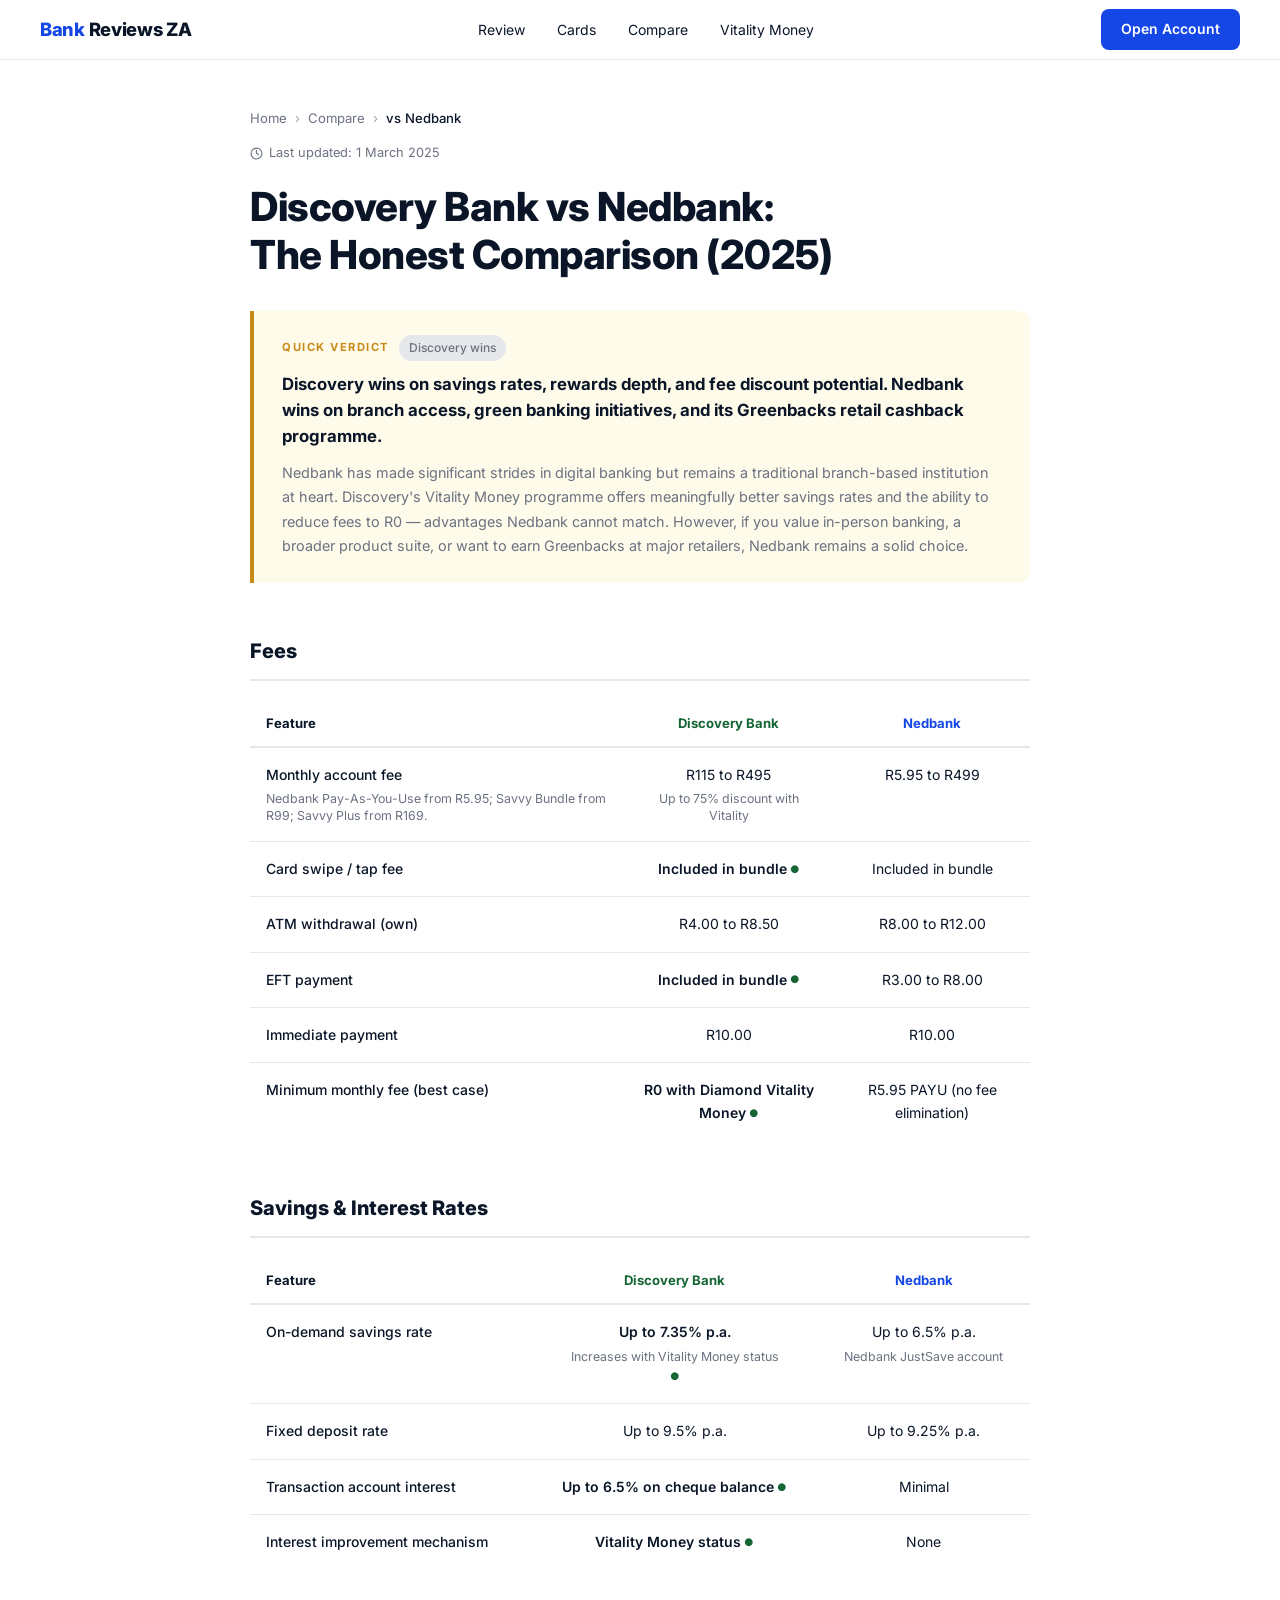
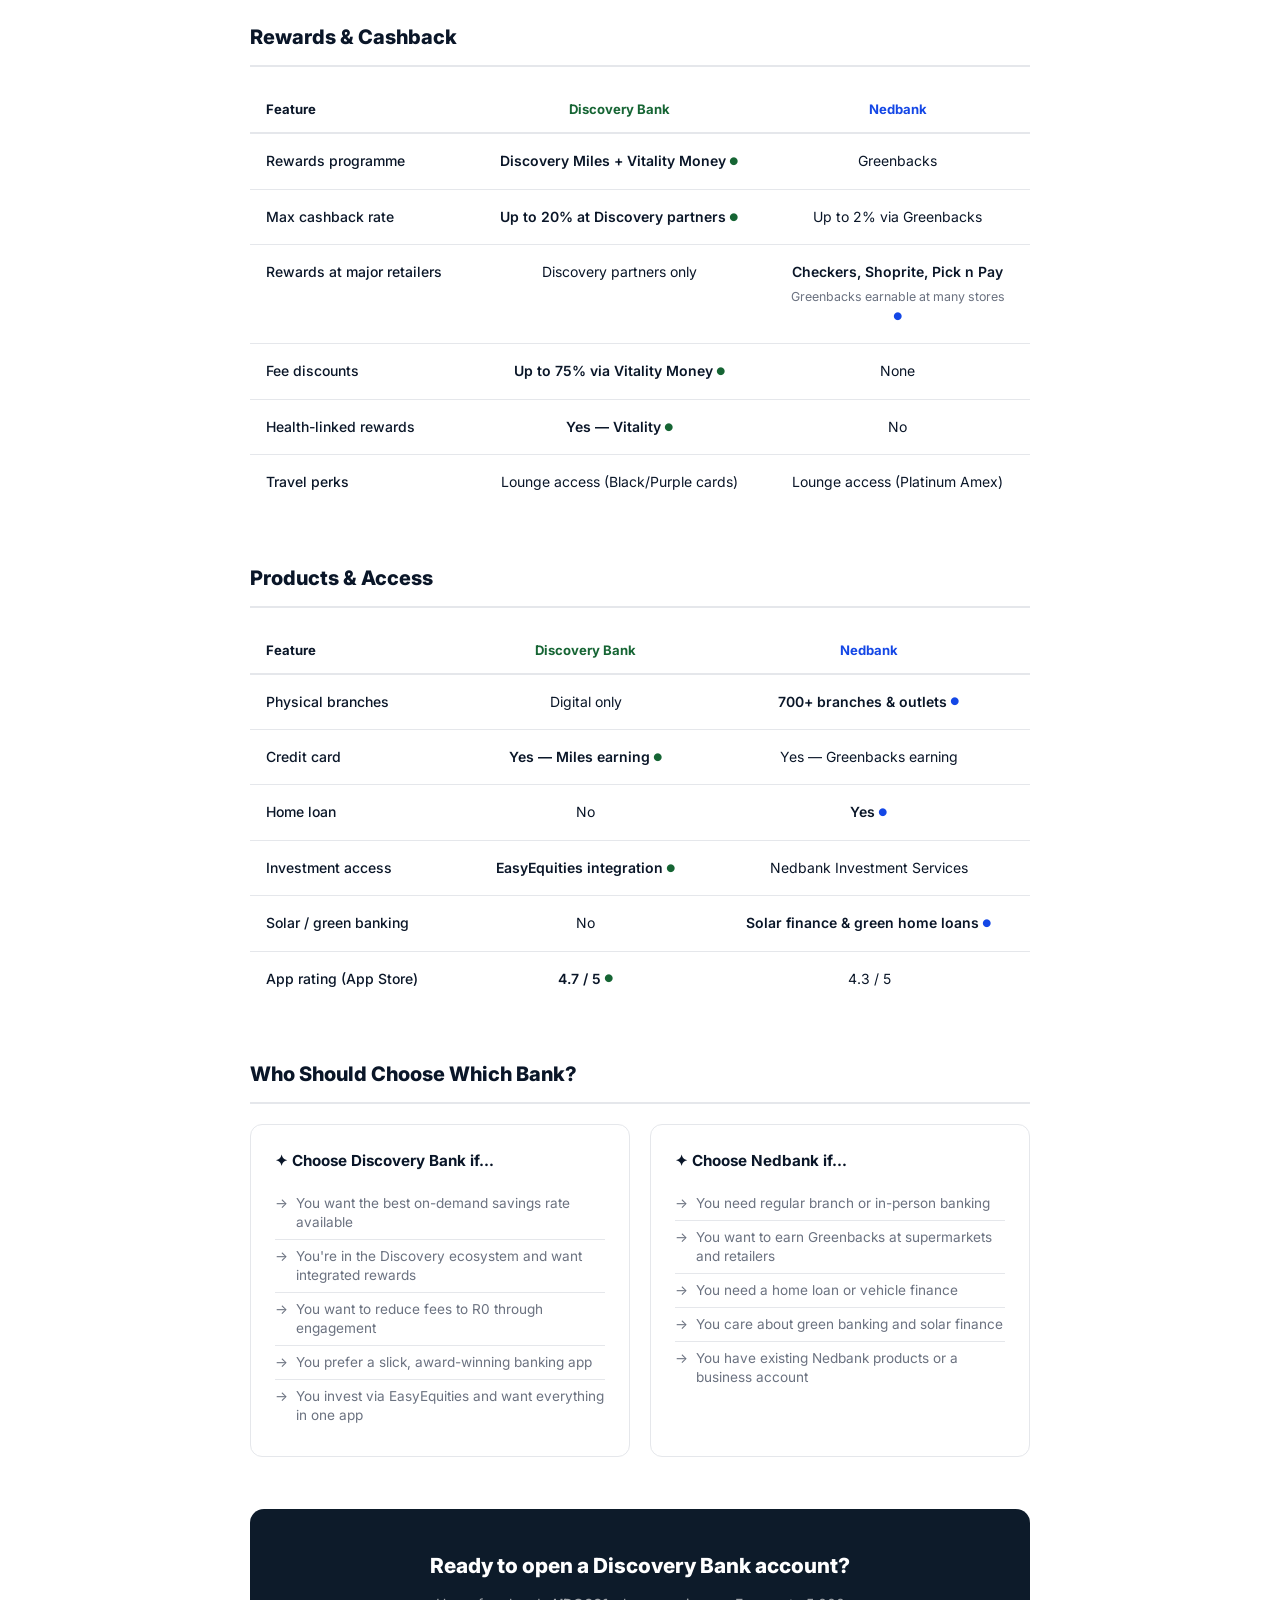
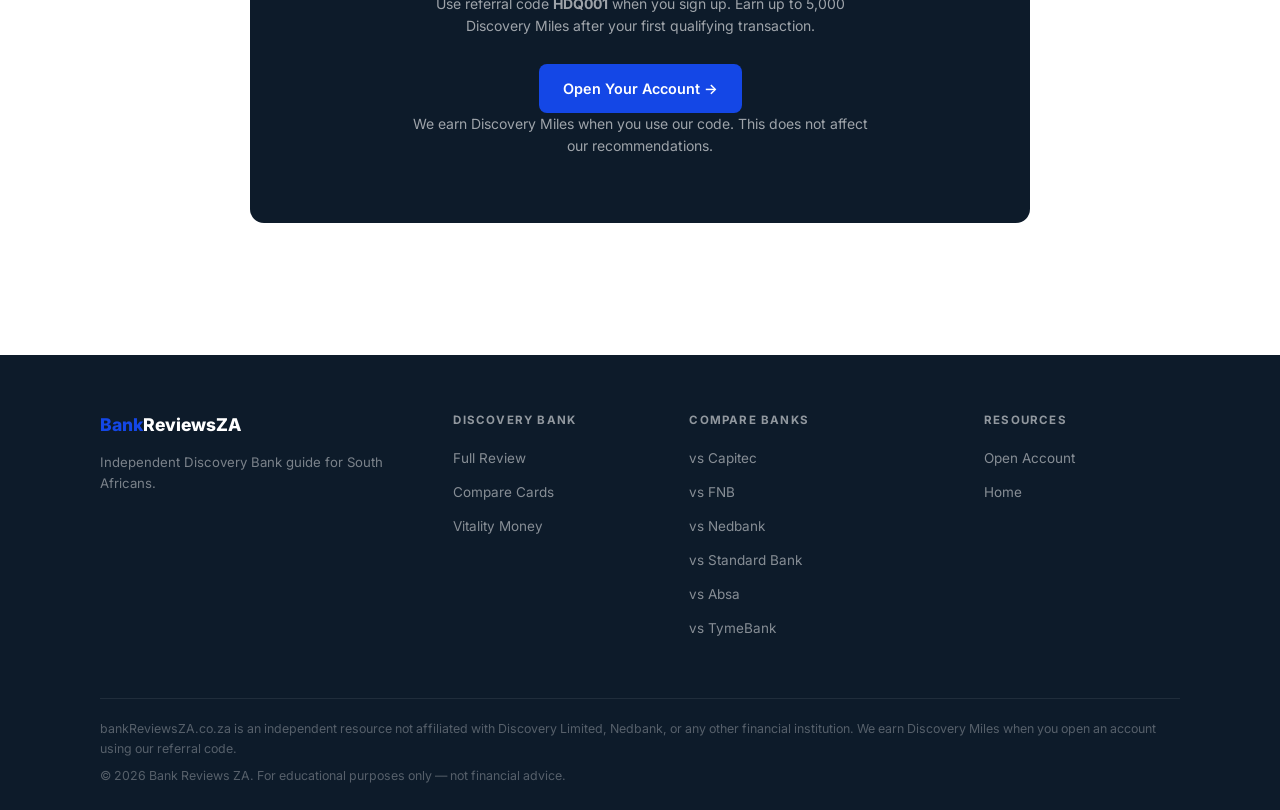
<file: vs-nedbank.html>
<!DOCTYPE html>
<html lang="en-ZA">
<head>
  <!-- Google tag (gtag.js) -->
  <script async src="https://www.googletagmanager.com/gtag/js?id=G-VRPT9VEJJD"></script>
  <script>
    window.dataLayer = window.dataLayer || [];
    function gtag(){dataLayer.push(arguments);}
    gtag('js', new Date());
    gtag('config', 'G-VRPT9VEJJD');
  </script>
  <meta charset="UTF-8" />
  <meta name="viewport" content="width=device-width, initial-scale=1.0" />
  <title>Discovery Bank vs Nedbank: The Honest Comparison (2026) | BankReviewsZA</title>
  <meta name="description" content="Discovery Bank vs Nedbank 2026 — fees, Greenbacks vs Discovery Miles, savings rates, and our honest verdict on which South African bank is better for you." />
  <link rel="canonical" href="https://www.bankinvestec.co.za/vs-nedbank.html" />
  <meta property="og:type" content="article" />
  <meta property="og:url" content="https://www.bankinvestec.co.za/vs-nedbank.html" />
  <meta property="og:title" content="Discovery Bank vs Nedbank: The Honest Comparison 2026" />
  <meta property="og:description" content="Fee-by-fee comparison of Discovery Bank vs Nedbank — Greenbacks vs Discovery Miles, savings rates, fees, and our honest verdict." />
  <meta property="og:site_name" content="BankReviewsZA" />
  <meta property="og:locale" content="en_ZA" />
  <meta name="twitter:card" content="summary_large_image" />
  <meta name="twitter:title" content="Discovery Bank vs Nedbank: The Honest Comparison 2026" />
  <meta name="twitter:description" content="Fee-by-fee comparison of Discovery Bank vs Nedbank — Greenbacks vs Discovery Miles, savings rates, fees, and our honest verdict." />
  <script type="application/ld+json">
  {
    "@context": "https://schema.org",
    "@graph": [
      {
        "@type": "Article",
        "headline": "Discovery Bank vs Nedbank: The Honest Comparison 2026",
        "url": "https://www.bankinvestec.co.za/vs-nedbank.html",
        "dateModified": "2026-03-06",
        "author": { "@type": "Organization", "name": "BankReviewsZA Editorial Team" },
        "publisher": { "@type": "Organization", "name": "BankReviewsZA", "url": "https://www.bankinvestec.co.za/" }
      },
      {
        "@type": "BreadcrumbList",
        "itemListElement": [
          { "@type": "ListItem", "position": 1, "name": "Home", "item": "https://www.bankinvestec.co.za/" },
          { "@type": "ListItem", "position": 2, "name": "Discovery Bank vs Nedbank", "item": "https://www.bankinvestec.co.za/vs-nedbank.html" }
        ]
      }
    ]
  }
  </script>
  <link rel="preconnect" href="https://fonts.googleapis.com" />
  <link rel="preconnect" href="https://fonts.gstatic.com" crossorigin />
  <link href="https://fonts.googleapis.com/css2?family=Inter:wght@300;400;500;600;700;800;900&display=swap" rel="stylesheet" />
  <style>
    *, *::before, *::after { box-sizing: border-box; margin: 0; padding: 0; }
    :root { --accent: #1447E6; --accent-dark: #0F36B8; --accent-light: #EEF2FF; --accent-border: #BFDBFE; --dark-bg: #0D1B2A; --page-bg: #F5F5F5; --white: #FFFFFF; --text: #0A1628; --text-muted: #6B7280; --text-light: #9CA3AF; --border: #E5E7EB; --gold: #C88B1A; --disc-green: #166534; }
    html { scroll-behavior: smooth; }
    body { font-family: 'Inter', sans-serif; background: var(--white); color: var(--text); line-height: 1.6; font-size: 15px; }
    nav { position: sticky; top: 0; z-index: 100; background: var(--white); border-bottom: 1px solid var(--border); height: 60px; display: flex; align-items: center; justify-content: space-between; padding: 0 40px; }
    .nav-logo { font-size: 1.15rem; font-weight: 800; text-decoration: none; letter-spacing: -0.3px; }
    .nav-logo .logo-accent { color: var(--accent); } .nav-logo .logo-dark { color: var(--text); }
    .nav-center { display: flex; align-items: center; gap: 32px; list-style: none; }
    .nav-center a { font-size: 0.875rem; color: var(--text); text-decoration: none; font-weight: 400; }
    .nav-center a:hover { color: var(--accent); }
    .nav-right { display: flex; align-items: center; gap: 14px; }
    .btn-nav { background: var(--accent); color: var(--white); text-decoration: none; padding: 9px 20px; border-radius: 8px; font-size: 0.875rem; font-weight: 600; }
    .nav-hamburger { display: none; background: none; border: none; cursor: pointer; padding: 4px 0; flex-direction: column; gap: 5px; align-items: center; }
    .nav-hamburger span { display: block; width: 22px; height: 2px; background: var(--text); border-radius: 2px; }
    .has-dropdown { position: relative; }
    .nav-dropdown { display: none; position: absolute; top: 100%; left: 50%; transform: translateX(-50%); background: var(--white); border: 1px solid var(--border); border-radius: 10px; box-shadow: 0 8px 32px rgba(0,0,0,0.10); min-width: 180px; list-style: none; padding: 8px 0; z-index: 200; }
    .has-dropdown:hover .nav-dropdown { display: block; }
    .nav-dropdown li a { display: block; padding: 10px 18px; font-size: 0.875rem; color: var(--text); text-decoration: none; white-space: nowrap; }
    .nav-dropdown li a:hover { background: var(--accent-light); color: var(--accent); }
    .nav-dropdown li a.active { color: var(--accent); font-weight: 600; }
    .mobile-nav { display: none; position: fixed; top: 60px; left: 0; right: 0; bottom: 0; background: var(--white); z-index: 98; overflow-y: auto; border-top: 1px solid var(--border); }
    .mobile-nav.open { display: block; }
    .mobile-nav-list { list-style: none; padding: 0; }
    .mobile-nav-item { border-bottom: 1px solid var(--border); }
    .mobile-nav-link { display: block; padding: 16px 24px; font-size: 1rem; font-weight: 500; color: var(--text); text-decoration: none; }
    .mobile-nav-toggle { width: 100%; background: none; border: none; padding: 16px 24px; font-size: 1rem; font-weight: 500; color: var(--text); text-align: left; cursor: pointer; display: flex; justify-content: space-between; align-items: center; font-family: inherit; }
    .mobile-nav-sub { list-style: none; background: var(--page-bg); padding: 4px 0 12px; }
    .mobile-nav-sub li a { display: block; padding: 10px 24px 10px 40px; font-size: 0.9rem; color: var(--text-muted); text-decoration: none; }
    .mobile-nav-cta-wrap { padding: 20px 24px 0; }
    .mobile-nav-cta { display: block; background: var(--accent); color: var(--white); text-decoration: none; padding: 14px 24px; border-radius: 8px; font-size: 0.95rem; font-weight: 600; text-align: center; }
    @media (max-width: 768px) { .nav-center { display: none; } nav { padding: 0 20px; } .nav-hamburger { display: flex; } .nav-right .btn-nav { display: none; } }
    .page-wrap { max-width: 860px; margin: 0 auto; padding: 48px 40px 80px; }
    @media (max-width: 600px) { .page-wrap { padding: 32px 20px 60px; } }
    .breadcrumb { display: flex; align-items: center; gap: 8px; font-size: 0.82rem; color: var(--text-muted); margin-bottom: 14px; flex-wrap: wrap; }
    .breadcrumb a { color: var(--text-muted); text-decoration: none; } .breadcrumb a:hover { color: var(--accent); }
    .breadcrumb-sep { color: var(--text-light); } .breadcrumb-current { color: var(--text); font-weight: 500; }
    .last-updated { display: flex; align-items: center; gap: 6px; font-size: 0.8rem; color: var(--text-muted); margin-bottom: 20px; }
    .cmp-title { font-size: clamp(1.7rem, 4vw, 2.5rem); font-weight: 800; letter-spacing: -0.5px; line-height: 1.2; margin-bottom: 32px; }
    .verdict-box { border-left: 4px solid var(--gold); padding: 24px 28px; margin-bottom: 52px; background: #FFFBEB; border-radius: 0 10px 10px 0; }
    .verdict-label { font-size: 0.7rem; font-weight: 700; letter-spacing: 1.5px; text-transform: uppercase; color: var(--gold); margin-bottom: 10px; display: flex; align-items: center; gap: 10px; }
    .verdict-badge { background: var(--border); color: var(--text-muted); padding: 3px 10px; border-radius: 20px; font-size: 0.75rem; text-transform: none; letter-spacing: 0; font-weight: 500; }
    .verdict-summary { font-size: 1.05rem; font-weight: 700; line-height: 1.55; margin-bottom: 12px; }
    .verdict-body { font-size: 0.9rem; color: var(--text-muted); line-height: 1.7; }
    .cmp-section { margin-bottom: 52px; }
    .cmp-section-title { font-size: 1.25rem; font-weight: 800; margin-bottom: 20px; padding-bottom: 12px; border-bottom: 2px solid var(--border); }
    .cmp-table-wrap { overflow-x: auto; }
    table.cmp-detail { width: 100%; border-collapse: collapse; font-size: 0.875rem; }
    table.cmp-detail th { padding: 12px 16px; text-align: left; font-size: 0.82rem; font-weight: 700; border-bottom: 2px solid var(--border); }
    table.cmp-detail th:not(:first-child) { text-align: center; min-width: 140px; }
    table.cmp-detail th.col-disc { color: var(--disc-green); } table.cmp-detail th.col-other { color: var(--accent); }
    table.cmp-detail td { padding: 16px; border-bottom: 1px solid var(--border); vertical-align: top; }
    table.cmp-detail td:not(:first-child) { text-align: center; }
    table.cmp-detail td:first-child { font-weight: 500; min-width: 160px; }
    table.cmp-detail tbody tr:last-child td { border-bottom: none; }
    .td-note { display: block; font-size: 0.775rem; color: var(--text-muted); margin-top: 4px; font-weight: 400; line-height: 1.4; }
    .win { font-weight: 600; } .win::after { content: ' ●'; color: var(--accent); font-size: 0.65rem; vertical-align: middle; }
    .disc-win { font-weight: 600; } .disc-win::after { content: ' ●'; color: var(--disc-green); font-size: 0.65rem; vertical-align: middle; }
    .verdict-cards { display: grid; grid-template-columns: 1fr 1fr; gap: 20px; margin-bottom: 52px; }
    @media (max-width: 600px) { .verdict-cards { grid-template-columns: 1fr; } }
    .verdict-card { border: 1px solid var(--border); border-radius: 12px; padding: 24px; }
    .verdict-card h3 { font-size: 0.95rem; font-weight: 700; margin-bottom: 14px; }
    .verdict-card ul { list-style: none; padding: 0; }
    .verdict-card ul li { font-size: 0.85rem; color: var(--text-muted); padding: 7px 0; border-bottom: 1px solid var(--border); display: flex; gap: 8px; align-items: flex-start; line-height: 1.4; }
    .verdict-card ul li:last-child { border-bottom: none; }
    .cta-box { background: var(--dark-bg); border-radius: 14px; padding: 40px 36px; text-align: center; margin-bottom: 52px; }
    .cta-box h2 { font-size: 1.3rem; font-weight: 800; color: var(--white); margin-bottom: 10px; }
    .cta-box p { font-size: 0.875rem; color: rgba(255,255,255,0.6); max-width: 460px; margin: 0 auto 26px; line-height: 1.6; }
    .cta-btns { display: flex; align-items: center; justify-content: center; gap: 20px; flex-wrap: wrap; }
    .btn-primary { background: var(--accent); color: var(--white); text-decoration: none; padding: 13px 24px; border-radius: 8px; font-size: 0.9rem; font-weight: 600; }
    .cta-disc { font-size: 0.75rem; color: rgba(255,255,255,0.3); margin-top: 16px; }
    footer { background: var(--dark-bg); padding: 56px 40px 0; }
    .footer-inner { max-width: 1080px; margin: 0 auto; display: grid; grid-template-columns: 1.6fr 1fr 1.3fr 1fr; gap: 40px; padding-bottom: 48px; }
    @media (max-width: 768px) { .footer-inner { grid-template-columns: 1fr 1fr; } }
    @media (max-width: 480px) { .footer-inner { grid-template-columns: 1fr; } footer { padding: 40px 20px 0; } }
    .footer-brand .footer-logo { font-size: 1.1rem; font-weight: 800; text-decoration: none; margin-bottom: 12px; display: block; }
    .footer-brand .footer-logo .logo-accent { color: var(--accent); } .footer-brand .footer-logo .logo-dark { color: var(--white); }
    .footer-brand p { font-size: 0.825rem; color: rgba(255,255,255,0.45); line-height: 1.6; }
    .footer-col h4 { font-size: 0.72rem; font-weight: 700; letter-spacing: 1.2px; text-transform: uppercase; color: rgba(255,255,255,0.55); margin-bottom: 16px; }
    .footer-col ul { list-style: none; } .footer-col ul li { margin-bottom: 10px; }
    .footer-col ul li a { font-size: 0.845rem; color: rgba(255,255,255,0.5); text-decoration: none; }
    .footer-col ul li a:hover { color: var(--white); }
    .footer-bottom { max-width: 1080px; margin: 0 auto; border-top: 1px solid rgba(255,255,255,0.08); padding: 20px 0 24px; }
    .footer-bottom p { font-size: 0.775rem; color: rgba(255,255,255,0.3); line-height: 1.65; }
    .footer-bottom p + p { margin-top: 6px; }
    @media (max-width: 600px) { .cta-box { padding: 28px 20px; } }
  </style>
</head>
<body>
  <nav>
    <a class="nav-logo" href="index.html"><span class="logo-accent">Bank</span><span class="logo-dark"> Reviews ZA</span></a>
    <ul class="nav-center">
      <li><a href="index.html#review">Review</a></li>
      <li><a href="index.html#tiers">Cards</a></li>
      <li class="has-dropdown">
        <a href="index.html#compare">Compare</a>
        <ul class="nav-dropdown">
          <li><a href="vs-capitec.html">vs Capitec</a></li>
          <li><a href="vs-fnb.html">vs FNB</a></li>
          <li><a href="vs-nedbank.html" class="active">vs Nedbank</a></li>
          <li><a href="vs-standard-bank.html">vs Standard Bank</a></li>
          <li><a href="vs-absa.html">vs Absa</a></li>
          <li><a href="vs-tymebank.html">vs TymeBank</a></li>
        </ul>
      </li>
      <li><a href="index.html#vitality">Vitality Money</a></li>
    </ul>
    <div class="nav-right">
      <a class="btn-nav" href="https://www.discovery.co.za/bank/join-discovery-bank/">Open Account</a>
      <button class="nav-hamburger" onclick="toggleMobileNav()" aria-label="Open menu"><span></span><span></span><span></span></button>
    </div>
  </nav>
  <div class="mobile-nav" id="mobileNav">
    <ul class="mobile-nav-list">
      <li class="mobile-nav-item"><a class="mobile-nav-link" href="index.html#review">Review</a></li>
      <li class="mobile-nav-item"><a class="mobile-nav-link" href="index.html#tiers">Cards</a></li>
      <li class="mobile-nav-item">
        <button class="mobile-nav-toggle" onclick="toggleMobileSub(this)">Compare <span>▾</span></button>
        <ul class="mobile-nav-sub" style="display:none">
          <li><a href="vs-capitec.html">vs Capitec</a></li><li><a href="vs-fnb.html">vs FNB</a></li>
          <li><a href="vs-nedbank.html">vs Nedbank</a></li><li><a href="vs-standard-bank.html">vs Standard Bank</a></li>
          <li><a href="vs-absa.html">vs Absa</a></li><li><a href="vs-tymebank.html">vs TymeBank</a></li>
        </ul>
      </li>
      <li class="mobile-nav-item"><a class="mobile-nav-link" href="index.html#vitality">Vitality Money</a></li>
      <li class="mobile-nav-cta-wrap"><a class="mobile-nav-cta" href="https://www.discovery.co.za/bank/join-discovery-bank/">Open Account</a></li>
    </ul>
  </div>

  <div class="page-wrap">
    <div class="breadcrumb">
      <a href="index.html">Home</a><span class="breadcrumb-sep">›</span>
      <a href="index.html#compare">Compare</a><span class="breadcrumb-sep">›</span>
      <span class="breadcrumb-current">vs Nedbank</span>
    </div>
    <div class="last-updated">
      <svg width="13" height="13" viewBox="0 0 24 24" fill="none" stroke="currentColor" stroke-width="2" stroke-linecap="round" stroke-linejoin="round"><circle cx="12" cy="12" r="10"/><polyline points="12 6 12 12 16 14"/></svg>
      Last updated: 1 March 2025
    </div>

    <h1 class="cmp-title">Discovery Bank vs Nedbank:<br/>The Honest Comparison (2025)</h1>

    <div class="verdict-box">
      <div class="verdict-label">Quick Verdict <span class="verdict-badge">Discovery wins</span></div>
      <p class="verdict-summary">Discovery wins on savings rates, rewards depth, and fee discount potential. Nedbank wins on branch access, green banking initiatives, and its Greenbacks retail cashback programme.</p>
      <p class="verdict-body">Nedbank has made significant strides in digital banking but remains a traditional branch-based institution at heart. Discovery's Vitality Money programme offers meaningfully better savings rates and the ability to reduce fees to R0 — advantages Nedbank cannot match. However, if you value in-person banking, a broader product suite, or want to earn Greenbacks at major retailers, Nedbank remains a solid choice.</p>
    </div>

    <div class="cmp-section">
      <h2 class="cmp-section-title">Fees</h2>
      <div class="cmp-table-wrap">
        <table class="cmp-detail">
          <thead><tr><th>Feature</th><th class="col-disc">Discovery Bank</th><th class="col-other">Nedbank</th></tr></thead>
          <tbody>
            <tr>
              <td>Monthly account fee<span class="td-note">Nedbank Pay-As-You-Use from R5.95; Savvy Bundle from R99; Savvy Plus from R169.</span></td>
              <td>R115 to R495<span class="td-note">Up to 75% discount with Vitality</span></td>
              <td>R5.95 to R499</td>
            </tr>
            <tr>
              <td>Card swipe / tap fee</td>
              <td class="disc-win">Included in bundle</td>
              <td>Included in bundle</td>
            </tr>
            <tr>
              <td>ATM withdrawal (own)</td>
              <td>R4.00 to R8.50</td>
              <td>R8.00 to R12.00</td>
            </tr>
            <tr>
              <td>EFT payment</td>
              <td class="disc-win">Included in bundle</td>
              <td>R3.00 to R8.00</td>
            </tr>
            <tr>
              <td>Immediate payment</td>
              <td>R10.00</td>
              <td>R10.00</td>
            </tr>
            <tr>
              <td>Minimum monthly fee (best case)</td>
              <td class="disc-win">R0 with Diamond Vitality Money</td>
              <td>R5.95 PAYU (no fee elimination)</td>
            </tr>
          </tbody>
        </table>
      </div>
    </div>

    <div class="cmp-section">
      <h2 class="cmp-section-title">Savings &amp; Interest Rates</h2>
      <div class="cmp-table-wrap">
        <table class="cmp-detail">
          <thead><tr><th>Feature</th><th class="col-disc">Discovery Bank</th><th class="col-other">Nedbank</th></tr></thead>
          <tbody>
            <tr>
              <td>On-demand savings rate</td>
              <td class="disc-win">Up to 7.35% p.a.<span class="td-note">Increases with Vitality Money status</span></td>
              <td>Up to 6.5% p.a.<span class="td-note">Nedbank JustSave account</span></td>
            </tr>
            <tr>
              <td>Fixed deposit rate</td>
              <td>Up to 9.5% p.a.</td>
              <td>Up to 9.25% p.a.</td>
            </tr>
            <tr>
              <td>Transaction account interest</td>
              <td class="disc-win">Up to 6.5% on cheque balance</td>
              <td>Minimal</td>
            </tr>
            <tr>
              <td>Interest improvement mechanism</td>
              <td class="disc-win">Vitality Money status</td>
              <td>None</td>
            </tr>
          </tbody>
        </table>
      </div>
    </div>

    <div class="cmp-section">
      <h2 class="cmp-section-title">Rewards &amp; Cashback</h2>
      <div class="cmp-table-wrap">
        <table class="cmp-detail">
          <thead><tr><th>Feature</th><th class="col-disc">Discovery Bank</th><th class="col-other">Nedbank</th></tr></thead>
          <tbody>
            <tr>
              <td>Rewards programme</td>
              <td class="disc-win">Discovery Miles + Vitality Money</td>
              <td>Greenbacks</td>
            </tr>
            <tr>
              <td>Max cashback rate</td>
              <td class="disc-win">Up to 20% at Discovery partners</td>
              <td>Up to 2% via Greenbacks</td>
            </tr>
            <tr>
              <td>Rewards at major retailers</td>
              <td>Discovery partners only</td>
              <td class="win">Checkers, Shoprite, Pick n Pay<span class="td-note">Greenbacks earnable at many stores</span></td>
            </tr>
            <tr>
              <td>Fee discounts</td>
              <td class="disc-win">Up to 75% via Vitality Money</td>
              <td>None</td>
            </tr>
            <tr>
              <td>Health-linked rewards</td>
              <td class="disc-win">Yes — Vitality</td>
              <td>No</td>
            </tr>
            <tr>
              <td>Travel perks</td>
              <td>Lounge access (Black/Purple cards)</td>
              <td>Lounge access (Platinum Amex)</td>
            </tr>
          </tbody>
        </table>
      </div>
    </div>

    <div class="cmp-section">
      <h2 class="cmp-section-title">Products &amp; Access</h2>
      <div class="cmp-table-wrap">
        <table class="cmp-detail">
          <thead><tr><th>Feature</th><th class="col-disc">Discovery Bank</th><th class="col-other">Nedbank</th></tr></thead>
          <tbody>
            <tr><td>Physical branches</td><td>Digital only</td><td class="win">700+ branches &amp; outlets</td></tr>
            <tr><td>Credit card</td><td class="disc-win">Yes — Miles earning</td><td>Yes — Greenbacks earning</td></tr>
            <tr><td>Home loan</td><td>No</td><td class="win">Yes</td></tr>
            <tr><td>Investment access</td><td class="disc-win">EasyEquities integration</td><td>Nedbank Investment Services</td></tr>
            <tr><td>Solar / green banking</td><td>No</td><td class="win">Solar finance &amp; green home loans</td></tr>
            <tr><td>App rating (App Store)</td><td class="disc-win">4.7 / 5</td><td>4.3 / 5</td></tr>
          </tbody>
        </table>
      </div>
    </div>

    <div class="cmp-section">
      <h2 class="cmp-section-title">Who Should Choose Which Bank?</h2>
      <div class="verdict-cards">
        <div class="verdict-card">
          <h3>✦ Choose Discovery Bank if…</h3>
          <ul>
            <li><span>→</span> You want the best on-demand savings rate available</li>
            <li><span>→</span> You're in the Discovery ecosystem and want integrated rewards</li>
            <li><span>→</span> You want to reduce fees to R0 through engagement</li>
            <li><span>→</span> You prefer a slick, award-winning banking app</li>
            <li><span>→</span> You invest via EasyEquities and want everything in one app</li>
          </ul>
        </div>
        <div class="verdict-card">
          <h3>✦ Choose Nedbank if…</h3>
          <ul>
            <li><span>→</span> You need regular branch or in-person banking</li>
            <li><span>→</span> You want to earn Greenbacks at supermarkets and retailers</li>
            <li><span>→</span> You need a home loan or vehicle finance</li>
            <li><span>→</span> You care about green banking and solar finance</li>
            <li><span>→</span> You have existing Nedbank products or a business account</li>
          </ul>
        </div>
      </div>
    </div>

    <div class="cta-box">
      <h2>Ready to open a Discovery Bank account?</h2>
      <p>Use referral code <strong>HDQ001</strong> when you sign up. Earn up to 5,000 Discovery Miles after your first qualifying transaction.</p>
      <div class="cta-btns"><a class="btn-primary" href="https://www.discovery.co.za/bank/join-discovery-bank/">Open Your Account →</a></div>
      <p class="cta-disc">We earn Discovery Miles when you use our code. This does not affect our recommendations.</p>
    </div>
  </div>

  <footer>
    <div class="footer-inner">
      <div class="footer-brand"><a class="footer-logo" href="index.html"><span class="logo-accent">Bank</span><span class="logo-dark">ReviewsZA</span></a><p>Independent Discovery Bank guide for South Africans.</p></div>
      <div class="footer-col"><h4>Discovery Bank</h4><ul><li><a href="index.html#review">Full Review</a></li><li><a href="index.html#tiers">Compare Cards</a></li><li><a href="index.html#vitality">Vitality Money</a></li></ul></div>
      <div class="footer-col"><h4>Compare Banks</h4><ul><li><a href="vs-capitec.html">vs Capitec</a></li><li><a href="vs-fnb.html">vs FNB</a></li><li><a href="vs-nedbank.html">vs Nedbank</a></li><li><a href="vs-standard-bank.html">vs Standard Bank</a></li><li><a href="vs-absa.html">vs Absa</a></li><li><a href="vs-tymebank.html">vs TymeBank</a></li></ul></div>
      <div class="footer-col"><h4>Resources</h4><ul><li><a href="https://www.discovery.co.za/bank/join-discovery-bank/">Open Account</a></li><li><a href="index.html">Home</a></li></ul></div>
    </div>
    <div class="footer-bottom">
      <p>bankReviewsZA.co.za is an independent resource not affiliated with Discovery Limited, Nedbank, or any other financial institution. We earn Discovery Miles when you open an account using our referral code.</p>
      <p>© 2026 Bank Reviews ZA. For educational purposes only — not financial advice.</p>
    </div>
  </footer>
  <script>
    function toggleMobileNav() { document.getElementById('mobileNav').classList.toggle('open'); }
    function toggleMobileSub(btn) { const sub = btn.nextElementSibling; const isOpen = sub.style.display === 'block'; sub.style.display = isOpen ? 'none' : 'block'; btn.querySelector('span').textContent = isOpen ? '▾' : '▴'; }
  </script>
</body>
</html>
</file>
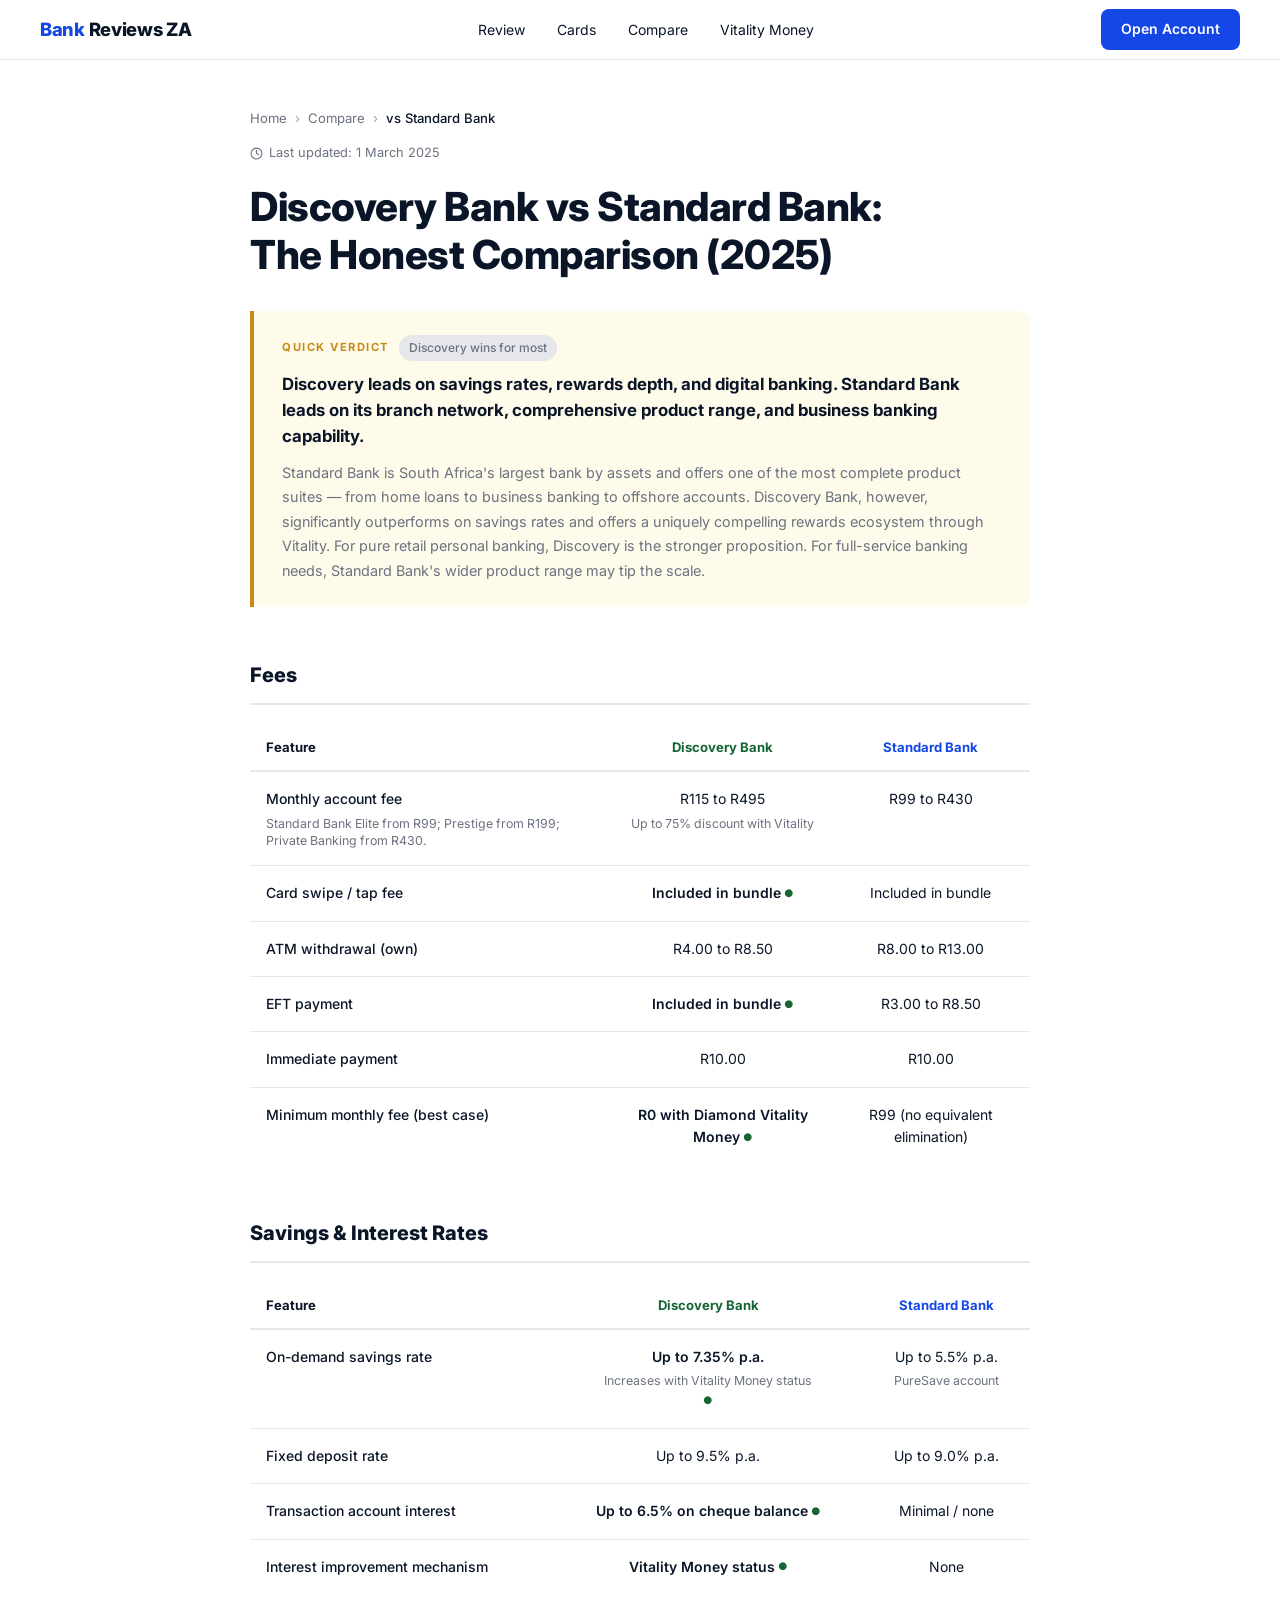
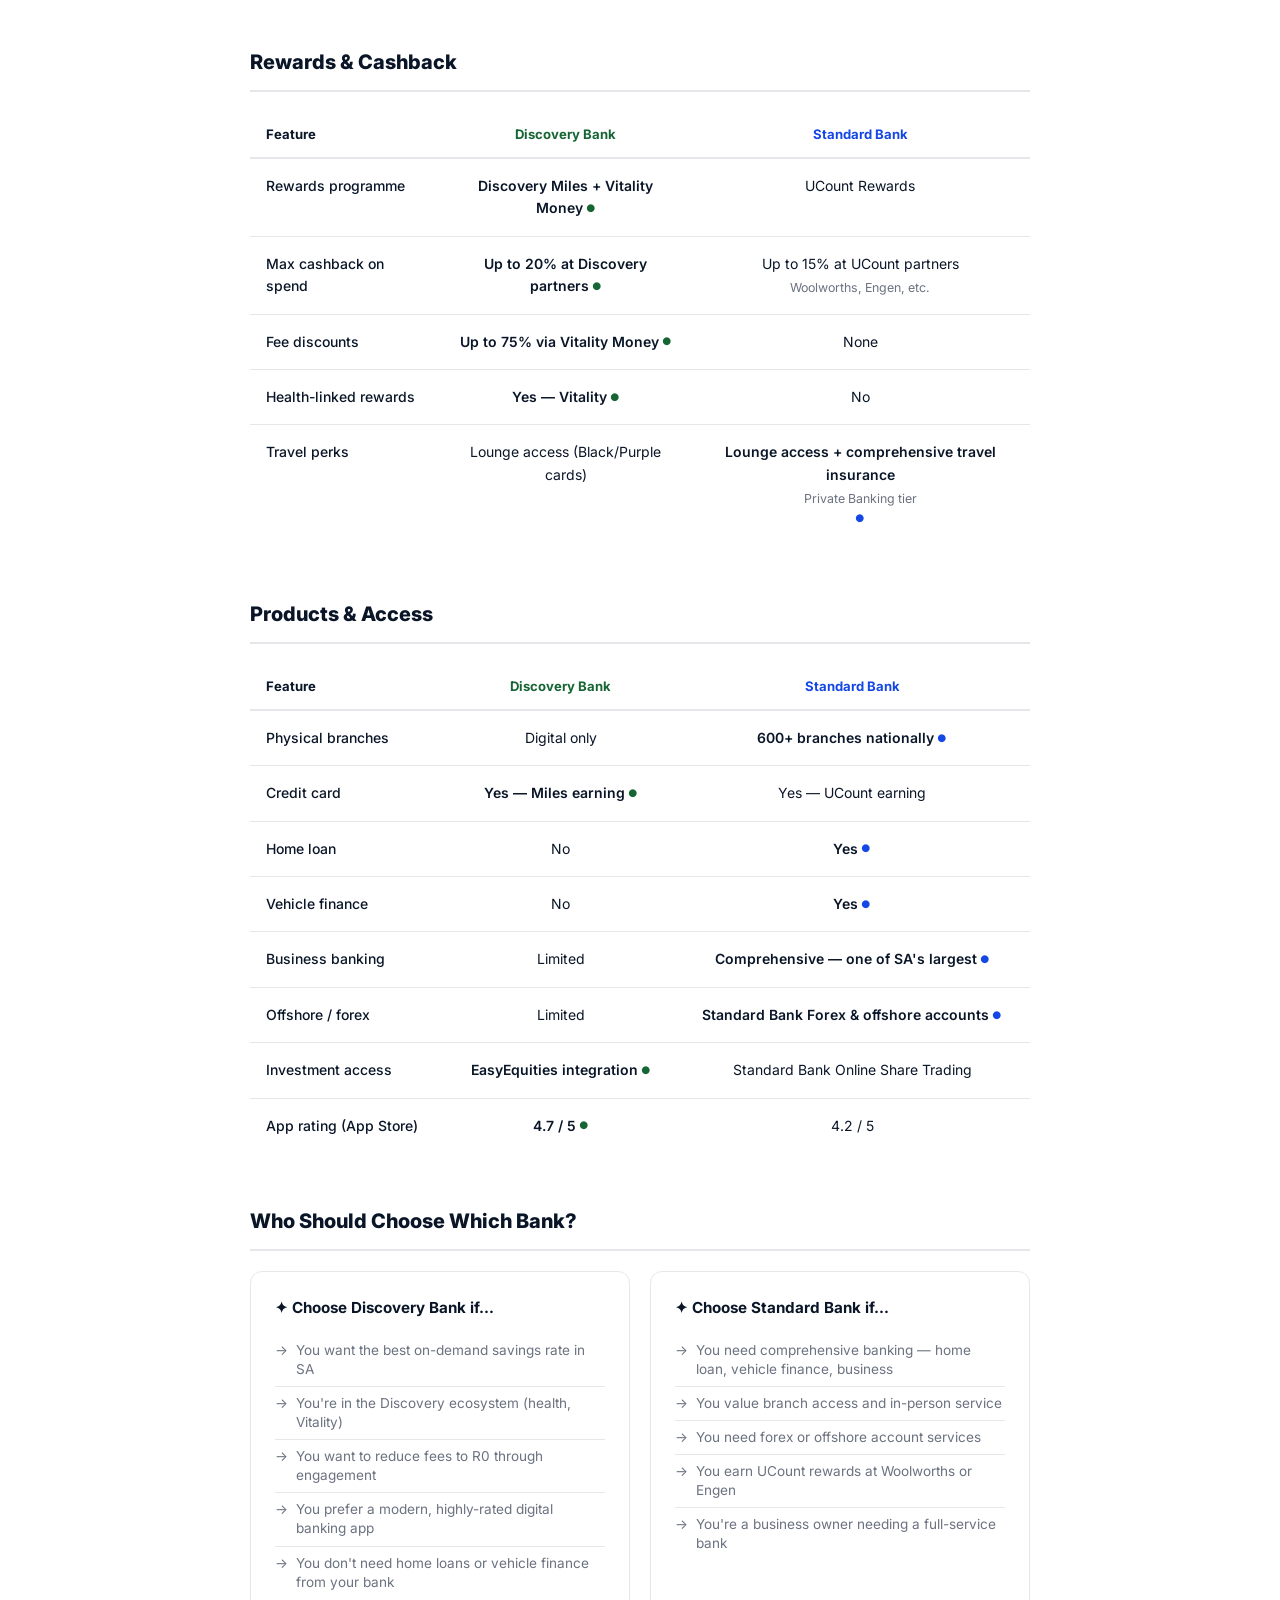
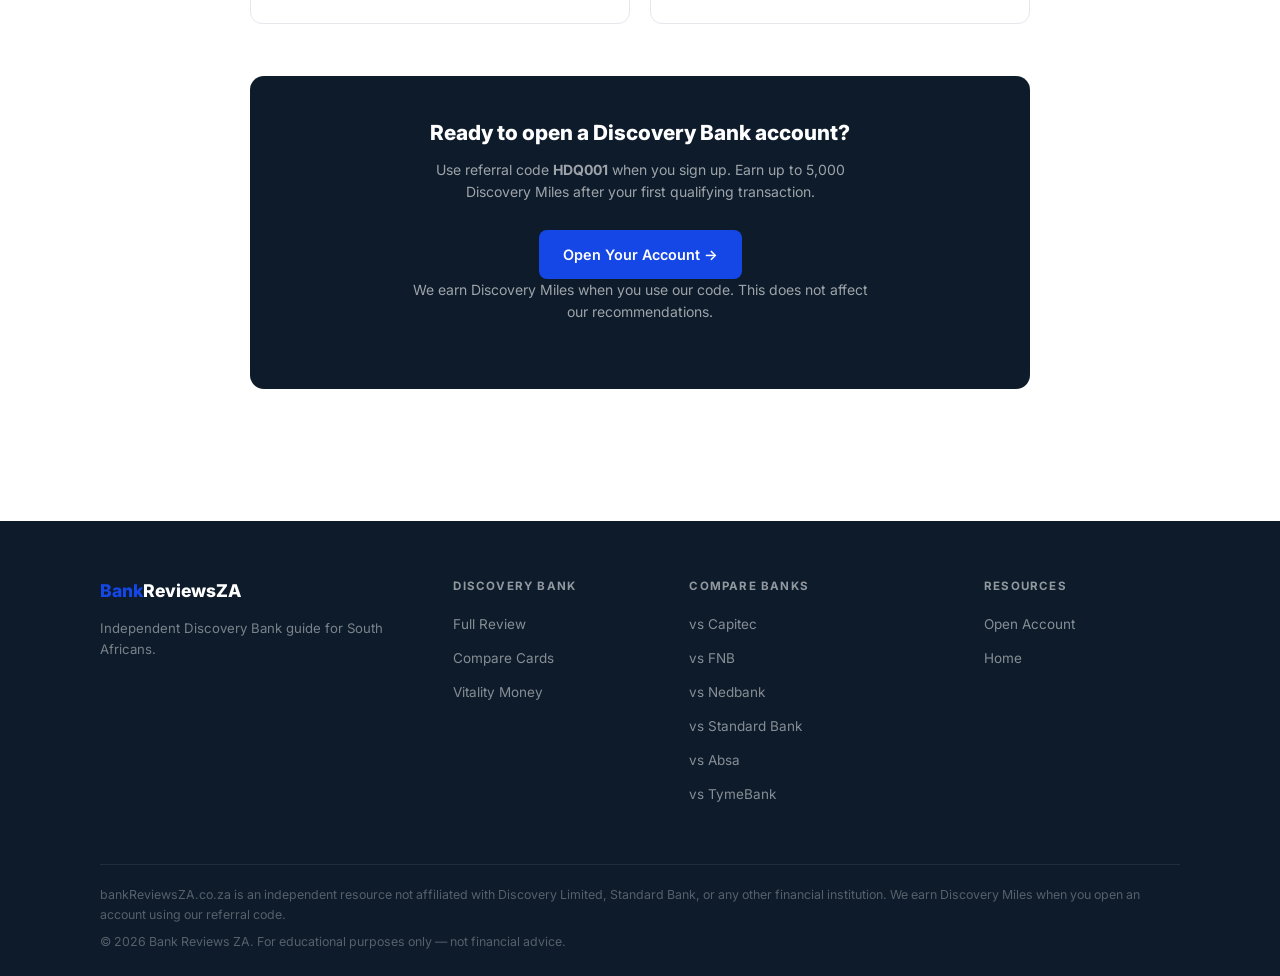
<file: vs-standard-bank.html>
<!DOCTYPE html>
<html lang="en-ZA">
<head>
  <!-- Google tag (gtag.js) -->
  <script async src="https://www.googletagmanager.com/gtag/js?id=G-VRPT9VEJJD"></script>
  <script>
    window.dataLayer = window.dataLayer || [];
    function gtag(){dataLayer.push(arguments);}
    gtag('js', new Date());
    gtag('config', 'G-VRPT9VEJJD');
  </script>
  <meta charset="UTF-8" />
  <meta name="viewport" content="width=device-width, initial-scale=1.0" />
  <title>Discovery Bank vs Standard Bank: The Honest Comparison (2026) | BankReviewsZA</title>
  <meta name="description" content="Discovery Bank vs Standard Bank 2026 — fees, UCount vs Discovery Miles, savings rates, and our honest verdict on which South African bank suits you best." />
  <link rel="canonical" href="https://www.bankinvestec.co.za/vs-standard-bank.html" />
  <meta property="og:type" content="article" />
  <meta property="og:url" content="https://www.bankinvestec.co.za/vs-standard-bank.html" />
  <meta property="og:title" content="Discovery Bank vs Standard Bank: The Honest Comparison 2026" />
  <meta property="og:description" content="Fee-by-fee comparison of Discovery Bank vs Standard Bank — UCount vs Discovery Miles, savings rates, fees, and our honest verdict." />
  <meta property="og:site_name" content="BankReviewsZA" />
  <meta property="og:locale" content="en_ZA" />
  <meta name="twitter:card" content="summary_large_image" />
  <meta name="twitter:title" content="Discovery Bank vs Standard Bank: The Honest Comparison 2026" />
  <meta name="twitter:description" content="Fee-by-fee comparison of Discovery Bank vs Standard Bank — UCount vs Discovery Miles, savings rates, fees, and our honest verdict." />
  <script type="application/ld+json">
  {
    "@context": "https://schema.org",
    "@graph": [
      {
        "@type": "Article",
        "headline": "Discovery Bank vs Standard Bank: The Honest Comparison 2026",
        "url": "https://www.bankinvestec.co.za/vs-standard-bank.html",
        "dateModified": "2026-03-06",
        "author": { "@type": "Organization", "name": "BankReviewsZA Editorial Team" },
        "publisher": { "@type": "Organization", "name": "BankReviewsZA", "url": "https://www.bankinvestec.co.za/" }
      },
      {
        "@type": "BreadcrumbList",
        "itemListElement": [
          { "@type": "ListItem", "position": 1, "name": "Home", "item": "https://www.bankinvestec.co.za/" },
          { "@type": "ListItem", "position": 2, "name": "Discovery Bank vs Standard Bank", "item": "https://www.bankinvestec.co.za/vs-standard-bank.html" }
        ]
      }
    ]
  }
  </script>
  <link rel="preconnect" href="https://fonts.googleapis.com" />
  <link rel="preconnect" href="https://fonts.gstatic.com" crossorigin />
  <link href="https://fonts.googleapis.com/css2?family=Inter:wght@300;400;500;600;700;800;900&display=swap" rel="stylesheet" />
  <style>
    *, *::before, *::after { box-sizing: border-box; margin: 0; padding: 0; }
    :root { --accent: #1447E6; --accent-dark: #0F36B8; --accent-light: #EEF2FF; --dark-bg: #0D1B2A; --page-bg: #F5F5F5; --white: #FFFFFF; --text: #0A1628; --text-muted: #6B7280; --text-light: #9CA3AF; --border: #E5E7EB; --gold: #C88B1A; --disc-green: #166534; }
    html { scroll-behavior: smooth; }
    body { font-family: 'Inter', sans-serif; background: var(--white); color: var(--text); line-height: 1.6; font-size: 15px; }
    nav { position: sticky; top: 0; z-index: 100; background: var(--white); border-bottom: 1px solid var(--border); height: 60px; display: flex; align-items: center; justify-content: space-between; padding: 0 40px; }
    .nav-logo { font-size: 1.15rem; font-weight: 800; text-decoration: none; letter-spacing: -0.3px; }
    .nav-logo .logo-accent { color: var(--accent); } .nav-logo .logo-dark { color: var(--text); }
    .nav-center { display: flex; align-items: center; gap: 32px; list-style: none; }
    .nav-center a { font-size: 0.875rem; color: var(--text); text-decoration: none; font-weight: 400; }
    .nav-center a:hover { color: var(--accent); }
    .nav-right { display: flex; align-items: center; gap: 14px; }
    .btn-nav { background: var(--accent); color: var(--white); text-decoration: none; padding: 9px 20px; border-radius: 8px; font-size: 0.875rem; font-weight: 600; }
    .nav-hamburger { display: none; background: none; border: none; cursor: pointer; padding: 4px 0; flex-direction: column; gap: 5px; align-items: center; }
    .nav-hamburger span { display: block; width: 22px; height: 2px; background: var(--text); border-radius: 2px; }
    .has-dropdown { position: relative; }
    .nav-dropdown { display: none; position: absolute; top: 100%; left: 50%; transform: translateX(-50%); background: var(--white); border: 1px solid var(--border); border-radius: 10px; box-shadow: 0 8px 32px rgba(0,0,0,0.10); min-width: 180px; list-style: none; padding: 8px 0; z-index: 200; }
    .has-dropdown:hover .nav-dropdown { display: block; }
    .nav-dropdown li a { display: block; padding: 10px 18px; font-size: 0.875rem; color: var(--text); text-decoration: none; white-space: nowrap; }
    .nav-dropdown li a:hover { background: var(--accent-light); color: var(--accent); }
    .nav-dropdown li a.active { color: var(--accent); font-weight: 600; }
    .mobile-nav { display: none; position: fixed; top: 60px; left: 0; right: 0; bottom: 0; background: var(--white); z-index: 98; overflow-y: auto; border-top: 1px solid var(--border); }
    .mobile-nav.open { display: block; }
    .mobile-nav-list { list-style: none; padding: 0; }
    .mobile-nav-item { border-bottom: 1px solid var(--border); }
    .mobile-nav-link { display: block; padding: 16px 24px; font-size: 1rem; font-weight: 500; color: var(--text); text-decoration: none; }
    .mobile-nav-toggle { width: 100%; background: none; border: none; padding: 16px 24px; font-size: 1rem; font-weight: 500; color: var(--text); text-align: left; cursor: pointer; display: flex; justify-content: space-between; align-items: center; font-family: inherit; }
    .mobile-nav-sub { list-style: none; background: var(--page-bg); padding: 4px 0 12px; }
    .mobile-nav-sub li a { display: block; padding: 10px 24px 10px 40px; font-size: 0.9rem; color: var(--text-muted); text-decoration: none; }
    .mobile-nav-cta-wrap { padding: 20px 24px 0; }
    .mobile-nav-cta { display: block; background: var(--accent); color: var(--white); text-decoration: none; padding: 14px 24px; border-radius: 8px; font-size: 0.95rem; font-weight: 600; text-align: center; }
    @media (max-width: 768px) { .nav-center { display: none; } nav { padding: 0 20px; } .nav-hamburger { display: flex; } .nav-right .btn-nav { display: none; } }
    .page-wrap { max-width: 860px; margin: 0 auto; padding: 48px 40px 80px; }
    @media (max-width: 600px) { .page-wrap { padding: 32px 20px 60px; } }
    .breadcrumb { display: flex; align-items: center; gap: 8px; font-size: 0.82rem; color: var(--text-muted); margin-bottom: 14px; flex-wrap: wrap; }
    .breadcrumb a { color: var(--text-muted); text-decoration: none; } .breadcrumb a:hover { color: var(--accent); }
    .breadcrumb-sep { color: var(--text-light); } .breadcrumb-current { color: var(--text); font-weight: 500; }
    .last-updated { display: flex; align-items: center; gap: 6px; font-size: 0.8rem; color: var(--text-muted); margin-bottom: 20px; }
    .cmp-title { font-size: clamp(1.7rem, 4vw, 2.5rem); font-weight: 800; letter-spacing: -0.5px; line-height: 1.2; margin-bottom: 32px; }
    .verdict-box { border-left: 4px solid var(--gold); padding: 24px 28px; margin-bottom: 52px; background: #FFFBEB; border-radius: 0 10px 10px 0; }
    .verdict-label { font-size: 0.7rem; font-weight: 700; letter-spacing: 1.5px; text-transform: uppercase; color: var(--gold); margin-bottom: 10px; display: flex; align-items: center; gap: 10px; }
    .verdict-badge { background: var(--border); color: var(--text-muted); padding: 3px 10px; border-radius: 20px; font-size: 0.75rem; text-transform: none; letter-spacing: 0; font-weight: 500; }
    .verdict-summary { font-size: 1.05rem; font-weight: 700; line-height: 1.55; margin-bottom: 12px; }
    .verdict-body { font-size: 0.9rem; color: var(--text-muted); line-height: 1.7; }
    .cmp-section { margin-bottom: 52px; }
    .cmp-section-title { font-size: 1.25rem; font-weight: 800; margin-bottom: 20px; padding-bottom: 12px; border-bottom: 2px solid var(--border); }
    .cmp-table-wrap { overflow-x: auto; }
    table.cmp-detail { width: 100%; border-collapse: collapse; font-size: 0.875rem; }
    table.cmp-detail th { padding: 12px 16px; text-align: left; font-size: 0.82rem; font-weight: 700; border-bottom: 2px solid var(--border); }
    table.cmp-detail th:not(:first-child) { text-align: center; min-width: 140px; }
    table.cmp-detail th.col-disc { color: var(--disc-green); } table.cmp-detail th.col-other { color: var(--accent); }
    table.cmp-detail td { padding: 16px; border-bottom: 1px solid var(--border); vertical-align: top; }
    table.cmp-detail td:not(:first-child) { text-align: center; }
    table.cmp-detail td:first-child { font-weight: 500; min-width: 160px; }
    table.cmp-detail tbody tr:last-child td { border-bottom: none; }
    .td-note { display: block; font-size: 0.775rem; color: var(--text-muted); margin-top: 4px; font-weight: 400; line-height: 1.4; }
    .win { font-weight: 600; } .win::after { content: ' ●'; color: var(--accent); font-size: 0.65rem; vertical-align: middle; }
    .disc-win { font-weight: 600; } .disc-win::after { content: ' ●'; color: var(--disc-green); font-size: 0.65rem; vertical-align: middle; }
    .verdict-cards { display: grid; grid-template-columns: 1fr 1fr; gap: 20px; margin-bottom: 52px; }
    @media (max-width: 600px) { .verdict-cards { grid-template-columns: 1fr; } }
    .verdict-card { border: 1px solid var(--border); border-radius: 12px; padding: 24px; }
    .verdict-card h3 { font-size: 0.95rem; font-weight: 700; margin-bottom: 14px; }
    .verdict-card ul { list-style: none; padding: 0; }
    .verdict-card ul li { font-size: 0.85rem; color: var(--text-muted); padding: 7px 0; border-bottom: 1px solid var(--border); display: flex; gap: 8px; align-items: flex-start; line-height: 1.4; }
    .verdict-card ul li:last-child { border-bottom: none; }
    .cta-box { background: var(--dark-bg); border-radius: 14px; padding: 40px 36px; text-align: center; margin-bottom: 52px; }
    .cta-box h2 { font-size: 1.3rem; font-weight: 800; color: var(--white); margin-bottom: 10px; }
    .cta-box p { font-size: 0.875rem; color: rgba(255,255,255,0.6); max-width: 460px; margin: 0 auto 26px; line-height: 1.6; }
    .cta-btns { display: flex; align-items: center; justify-content: center; gap: 20px; flex-wrap: wrap; }
    .btn-primary { background: var(--accent); color: var(--white); text-decoration: none; padding: 13px 24px; border-radius: 8px; font-size: 0.9rem; font-weight: 600; }
    .cta-disc { font-size: 0.75rem; color: rgba(255,255,255,0.3); margin-top: 16px; }
    footer { background: var(--dark-bg); padding: 56px 40px 0; }
    .footer-inner { max-width: 1080px; margin: 0 auto; display: grid; grid-template-columns: 1.6fr 1fr 1.3fr 1fr; gap: 40px; padding-bottom: 48px; }
    @media (max-width: 768px) { .footer-inner { grid-template-columns: 1fr 1fr; } }
    @media (max-width: 480px) { .footer-inner { grid-template-columns: 1fr; } footer { padding: 40px 20px 0; } }
    .footer-brand .footer-logo { font-size: 1.1rem; font-weight: 800; text-decoration: none; margin-bottom: 12px; display: block; }
    .footer-brand .footer-logo .logo-accent { color: var(--accent); } .footer-brand .footer-logo .logo-dark { color: var(--white); }
    .footer-brand p { font-size: 0.825rem; color: rgba(255,255,255,0.45); line-height: 1.6; }
    .footer-col h4 { font-size: 0.72rem; font-weight: 700; letter-spacing: 1.2px; text-transform: uppercase; color: rgba(255,255,255,0.55); margin-bottom: 16px; }
    .footer-col ul { list-style: none; } .footer-col ul li { margin-bottom: 10px; }
    .footer-col ul li a { font-size: 0.845rem; color: rgba(255,255,255,0.5); text-decoration: none; }
    .footer-col ul li a:hover { color: var(--white); }
    .footer-bottom { max-width: 1080px; margin: 0 auto; border-top: 1px solid rgba(255,255,255,0.08); padding: 20px 0 24px; }
    .footer-bottom p { font-size: 0.775rem; color: rgba(255,255,255,0.3); line-height: 1.65; }
    .footer-bottom p + p { margin-top: 6px; }
    @media (max-width: 600px) { .cta-box { padding: 28px 20px; } }
  </style>
</head>
<body>
  <nav>
    <a class="nav-logo" href="index.html"><span class="logo-accent">Bank</span><span class="logo-dark"> Reviews ZA</span></a>
    <ul class="nav-center">
      <li><a href="index.html#review">Review</a></li>
      <li><a href="index.html#tiers">Cards</a></li>
      <li class="has-dropdown">
        <a href="index.html#compare">Compare</a>
        <ul class="nav-dropdown">
          <li><a href="vs-capitec.html">vs Capitec</a></li>
          <li><a href="vs-fnb.html">vs FNB</a></li>
          <li><a href="vs-nedbank.html">vs Nedbank</a></li>
          <li><a href="vs-standard-bank.html" class="active">vs Standard Bank</a></li>
          <li><a href="vs-absa.html">vs Absa</a></li>
          <li><a href="vs-tymebank.html">vs TymeBank</a></li>
        </ul>
      </li>
      <li><a href="index.html#vitality">Vitality Money</a></li>
    </ul>
    <div class="nav-right">
      <a class="btn-nav" href="https://www.discovery.co.za/bank/join-discovery-bank/">Open Account</a>
      <button class="nav-hamburger" onclick="toggleMobileNav()" aria-label="Open menu"><span></span><span></span><span></span></button>
    </div>
  </nav>
  <div class="mobile-nav" id="mobileNav">
    <ul class="mobile-nav-list">
      <li class="mobile-nav-item"><a class="mobile-nav-link" href="index.html#review">Review</a></li>
      <li class="mobile-nav-item"><a class="mobile-nav-link" href="index.html#tiers">Cards</a></li>
      <li class="mobile-nav-item">
        <button class="mobile-nav-toggle" onclick="toggleMobileSub(this)">Compare <span>▾</span></button>
        <ul class="mobile-nav-sub" style="display:none">
          <li><a href="vs-capitec.html">vs Capitec</a></li><li><a href="vs-fnb.html">vs FNB</a></li>
          <li><a href="vs-nedbank.html">vs Nedbank</a></li><li><a href="vs-standard-bank.html">vs Standard Bank</a></li>
          <li><a href="vs-absa.html">vs Absa</a></li><li><a href="vs-tymebank.html">vs TymeBank</a></li>
        </ul>
      </li>
      <li class="mobile-nav-item"><a class="mobile-nav-link" href="index.html#vitality">Vitality Money</a></li>
      <li class="mobile-nav-cta-wrap"><a class="mobile-nav-cta" href="https://www.discovery.co.za/bank/join-discovery-bank/">Open Account</a></li>
    </ul>
  </div>

  <div class="page-wrap">
    <div class="breadcrumb">
      <a href="index.html">Home</a><span class="breadcrumb-sep">›</span>
      <a href="index.html#compare">Compare</a><span class="breadcrumb-sep">›</span>
      <span class="breadcrumb-current">vs Standard Bank</span>
    </div>
    <div class="last-updated">
      <svg width="13" height="13" viewBox="0 0 24 24" fill="none" stroke="currentColor" stroke-width="2" stroke-linecap="round" stroke-linejoin="round"><circle cx="12" cy="12" r="10"/><polyline points="12 6 12 12 16 14"/></svg>
      Last updated: 1 March 2025
    </div>

    <h1 class="cmp-title">Discovery Bank vs Standard Bank:<br/>The Honest Comparison (2025)</h1>

    <div class="verdict-box">
      <div class="verdict-label">Quick Verdict <span class="verdict-badge">Discovery wins for most</span></div>
      <p class="verdict-summary">Discovery leads on savings rates, rewards depth, and digital banking. Standard Bank leads on its branch network, comprehensive product range, and business banking capability.</p>
      <p class="verdict-body">Standard Bank is South Africa's largest bank by assets and offers one of the most complete product suites — from home loans to business banking to offshore accounts. Discovery Bank, however, significantly outperforms on savings rates and offers a uniquely compelling rewards ecosystem through Vitality. For pure retail personal banking, Discovery is the stronger proposition. For full-service banking needs, Standard Bank's wider product range may tip the scale.</p>
    </div>

    <div class="cmp-section">
      <h2 class="cmp-section-title">Fees</h2>
      <div class="cmp-table-wrap">
        <table class="cmp-detail">
          <thead><tr><th>Feature</th><th class="col-disc">Discovery Bank</th><th class="col-other">Standard Bank</th></tr></thead>
          <tbody>
            <tr>
              <td>Monthly account fee<span class="td-note">Standard Bank Elite from R99; Prestige from R199; Private Banking from R430.</span></td>
              <td>R115 to R495<span class="td-note">Up to 75% discount with Vitality</span></td>
              <td>R99 to R430</td>
            </tr>
            <tr>
              <td>Card swipe / tap fee</td>
              <td class="disc-win">Included in bundle</td>
              <td>Included in bundle</td>
            </tr>
            <tr>
              <td>ATM withdrawal (own)</td>
              <td>R4.00 to R8.50</td>
              <td>R8.00 to R13.00</td>
            </tr>
            <tr>
              <td>EFT payment</td>
              <td class="disc-win">Included in bundle</td>
              <td>R3.00 to R8.50</td>
            </tr>
            <tr>
              <td>Immediate payment</td>
              <td>R10.00</td>
              <td>R10.00</td>
            </tr>
            <tr>
              <td>Minimum monthly fee (best case)</td>
              <td class="disc-win">R0 with Diamond Vitality Money</td>
              <td>R99 (no equivalent elimination)</td>
            </tr>
          </tbody>
        </table>
      </div>
    </div>

    <div class="cmp-section">
      <h2 class="cmp-section-title">Savings &amp; Interest Rates</h2>
      <div class="cmp-table-wrap">
        <table class="cmp-detail">
          <thead><tr><th>Feature</th><th class="col-disc">Discovery Bank</th><th class="col-other">Standard Bank</th></tr></thead>
          <tbody>
            <tr>
              <td>On-demand savings rate</td>
              <td class="disc-win">Up to 7.35% p.a.<span class="td-note">Increases with Vitality Money status</span></td>
              <td>Up to 5.5% p.a.<span class="td-note">PureSave account</span></td>
            </tr>
            <tr>
              <td>Fixed deposit rate</td>
              <td>Up to 9.5% p.a.</td>
              <td>Up to 9.0% p.a.</td>
            </tr>
            <tr>
              <td>Transaction account interest</td>
              <td class="disc-win">Up to 6.5% on cheque balance</td>
              <td>Minimal / none</td>
            </tr>
            <tr>
              <td>Interest improvement mechanism</td>
              <td class="disc-win">Vitality Money status</td>
              <td>None</td>
            </tr>
          </tbody>
        </table>
      </div>
    </div>

    <div class="cmp-section">
      <h2 class="cmp-section-title">Rewards &amp; Cashback</h2>
      <div class="cmp-table-wrap">
        <table class="cmp-detail">
          <thead><tr><th>Feature</th><th class="col-disc">Discovery Bank</th><th class="col-other">Standard Bank</th></tr></thead>
          <tbody>
            <tr>
              <td>Rewards programme</td>
              <td class="disc-win">Discovery Miles + Vitality Money</td>
              <td>UCount Rewards</td>
            </tr>
            <tr>
              <td>Max cashback on spend</td>
              <td class="disc-win">Up to 20% at Discovery partners</td>
              <td>Up to 15% at UCount partners<span class="td-note">Woolworths, Engen, etc.</span></td>
            </tr>
            <tr>
              <td>Fee discounts</td>
              <td class="disc-win">Up to 75% via Vitality Money</td>
              <td>None</td>
            </tr>
            <tr>
              <td>Health-linked rewards</td>
              <td class="disc-win">Yes — Vitality</td>
              <td>No</td>
            </tr>
            <tr>
              <td>Travel perks</td>
              <td>Lounge access (Black/Purple cards)</td>
              <td class="win">Lounge access + comprehensive travel insurance<span class="td-note">Private Banking tier</span></td>
            </tr>
          </tbody>
        </table>
      </div>
    </div>

    <div class="cmp-section">
      <h2 class="cmp-section-title">Products &amp; Access</h2>
      <div class="cmp-table-wrap">
        <table class="cmp-detail">
          <thead><tr><th>Feature</th><th class="col-disc">Discovery Bank</th><th class="col-other">Standard Bank</th></tr></thead>
          <tbody>
            <tr><td>Physical branches</td><td>Digital only</td><td class="win">600+ branches nationally</td></tr>
            <tr><td>Credit card</td><td class="disc-win">Yes — Miles earning</td><td>Yes — UCount earning</td></tr>
            <tr><td>Home loan</td><td>No</td><td class="win">Yes</td></tr>
            <tr><td>Vehicle finance</td><td>No</td><td class="win">Yes</td></tr>
            <tr><td>Business banking</td><td>Limited</td><td class="win">Comprehensive — one of SA's largest</td></tr>
            <tr><td>Offshore / forex</td><td>Limited</td><td class="win">Standard Bank Forex & offshore accounts</td></tr>
            <tr><td>Investment access</td><td class="disc-win">EasyEquities integration</td><td>Standard Bank Online Share Trading</td></tr>
            <tr><td>App rating (App Store)</td><td class="disc-win">4.7 / 5</td><td>4.2 / 5</td></tr>
          </tbody>
        </table>
      </div>
    </div>

    <div class="cmp-section">
      <h2 class="cmp-section-title">Who Should Choose Which Bank?</h2>
      <div class="verdict-cards">
        <div class="verdict-card">
          <h3>✦ Choose Discovery Bank if…</h3>
          <ul>
            <li><span>→</span> You want the best on-demand savings rate in SA</li>
            <li><span>→</span> You're in the Discovery ecosystem (health, Vitality)</li>
            <li><span>→</span> You want to reduce fees to R0 through engagement</li>
            <li><span>→</span> You prefer a modern, highly-rated digital banking app</li>
            <li><span>→</span> You don't need home loans or vehicle finance from your bank</li>
          </ul>
        </div>
        <div class="verdict-card">
          <h3>✦ Choose Standard Bank if…</h3>
          <ul>
            <li><span>→</span> You need comprehensive banking — home loan, vehicle finance, business</li>
            <li><span>→</span> You value branch access and in-person service</li>
            <li><span>→</span> You need forex or offshore account services</li>
            <li><span>→</span> You earn UCount rewards at Woolworths or Engen</li>
            <li><span>→</span> You're a business owner needing a full-service bank</li>
          </ul>
        </div>
      </div>
    </div>

    <div class="cta-box">
      <h2>Ready to open a Discovery Bank account?</h2>
      <p>Use referral code <strong>HDQ001</strong> when you sign up. Earn up to 5,000 Discovery Miles after your first qualifying transaction.</p>
      <div class="cta-btns"><a class="btn-primary" href="https://www.discovery.co.za/bank/join-discovery-bank/">Open Your Account →</a></div>
      <p class="cta-disc">We earn Discovery Miles when you use our code. This does not affect our recommendations.</p>
    </div>
  </div>

  <footer>
    <div class="footer-inner">
      <div class="footer-brand"><a class="footer-logo" href="index.html"><span class="logo-accent">Bank</span><span class="logo-dark">ReviewsZA</span></a><p>Independent Discovery Bank guide for South Africans.</p></div>
      <div class="footer-col"><h4>Discovery Bank</h4><ul><li><a href="index.html#review">Full Review</a></li><li><a href="index.html#tiers">Compare Cards</a></li><li><a href="index.html#vitality">Vitality Money</a></li></ul></div>
      <div class="footer-col"><h4>Compare Banks</h4><ul><li><a href="vs-capitec.html">vs Capitec</a></li><li><a href="vs-fnb.html">vs FNB</a></li><li><a href="vs-nedbank.html">vs Nedbank</a></li><li><a href="vs-standard-bank.html">vs Standard Bank</a></li><li><a href="vs-absa.html">vs Absa</a></li><li><a href="vs-tymebank.html">vs TymeBank</a></li></ul></div>
      <div class="footer-col"><h4>Resources</h4><ul><li><a href="https://www.discovery.co.za/bank/join-discovery-bank/">Open Account</a></li><li><a href="index.html">Home</a></li></ul></div>
    </div>
    <div class="footer-bottom">
      <p>bankReviewsZA.co.za is an independent resource not affiliated with Discovery Limited, Standard Bank, or any other financial institution. We earn Discovery Miles when you open an account using our referral code.</p>
      <p>© 2026 Bank Reviews ZA. For educational purposes only — not financial advice.</p>
    </div>
  </footer>
  <script>
    function toggleMobileNav() { document.getElementById('mobileNav').classList.toggle('open'); }
    function toggleMobileSub(btn) { const sub = btn.nextElementSibling; const isOpen = sub.style.display === 'block'; sub.style.display = isOpen ? 'none' : 'block'; btn.querySelector('span').textContent = isOpen ? '▾' : '▴'; }
  </script>
</body>
</html>
</file>
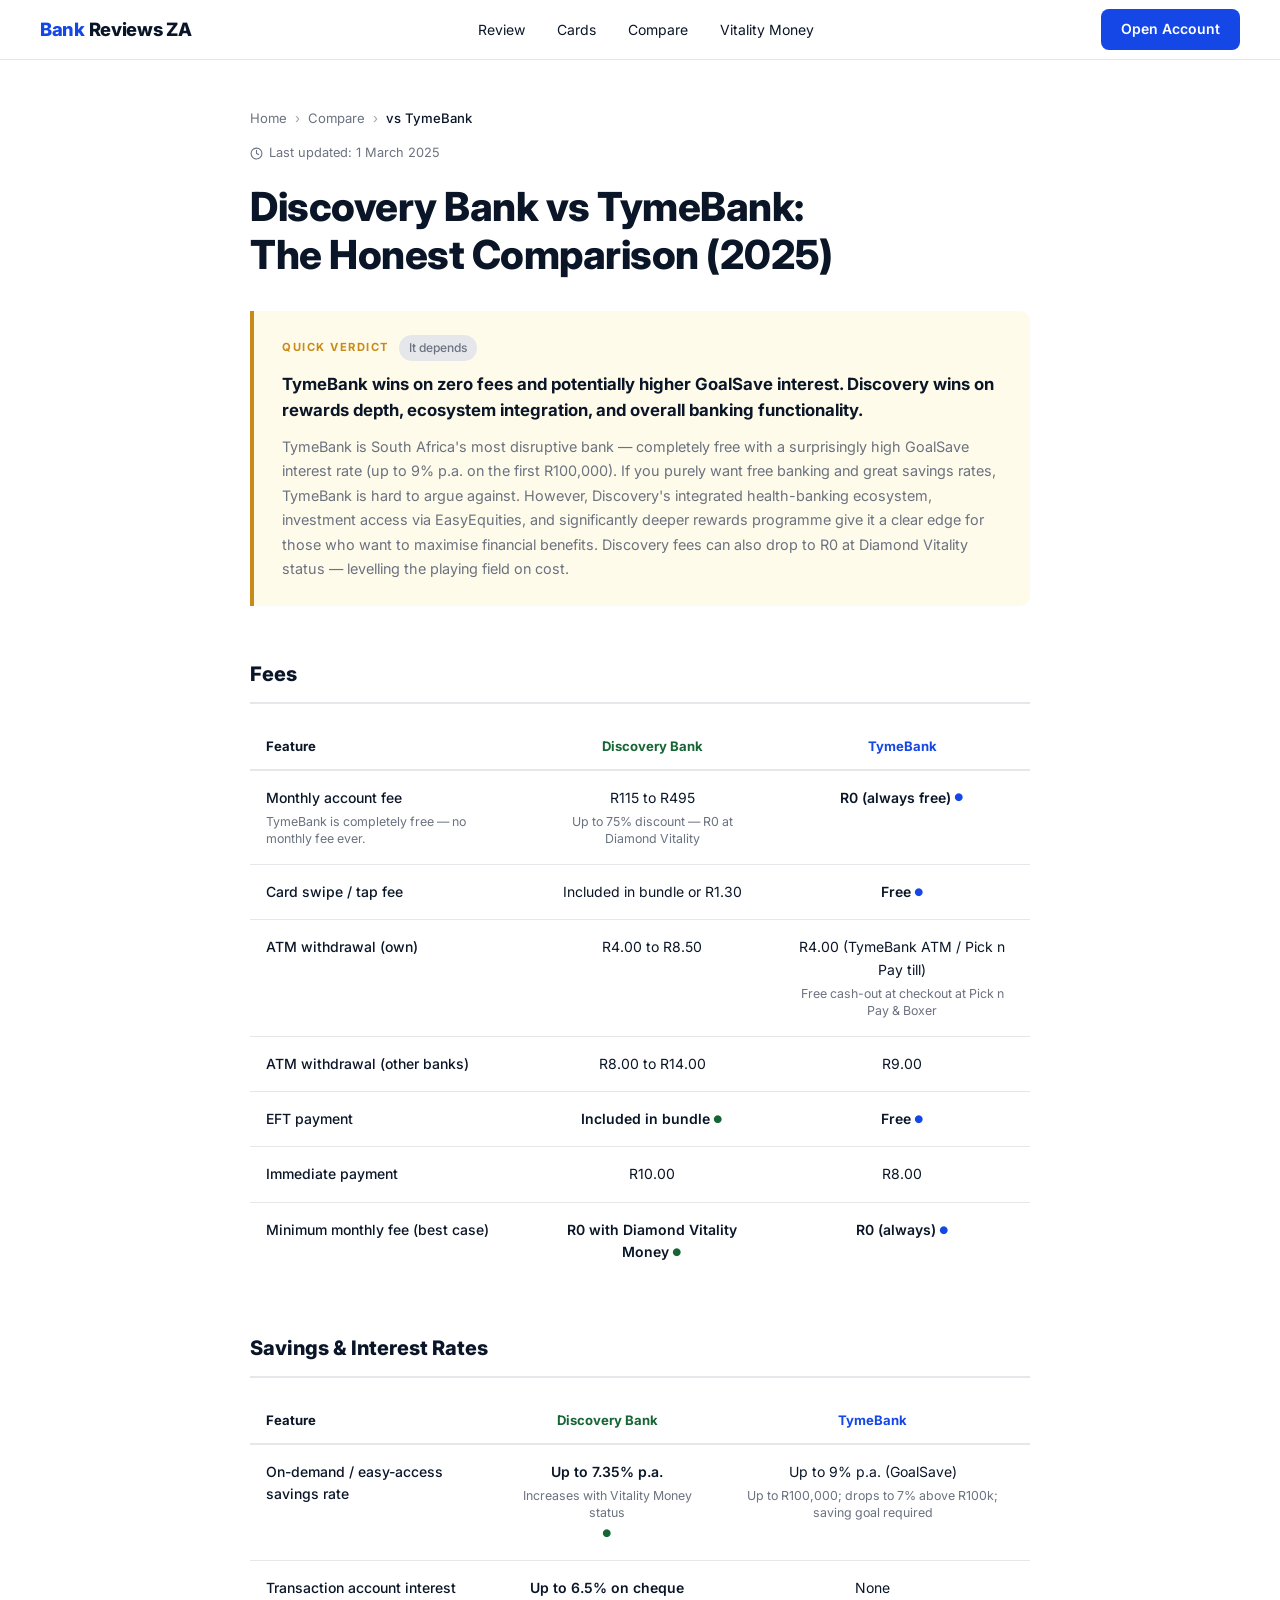
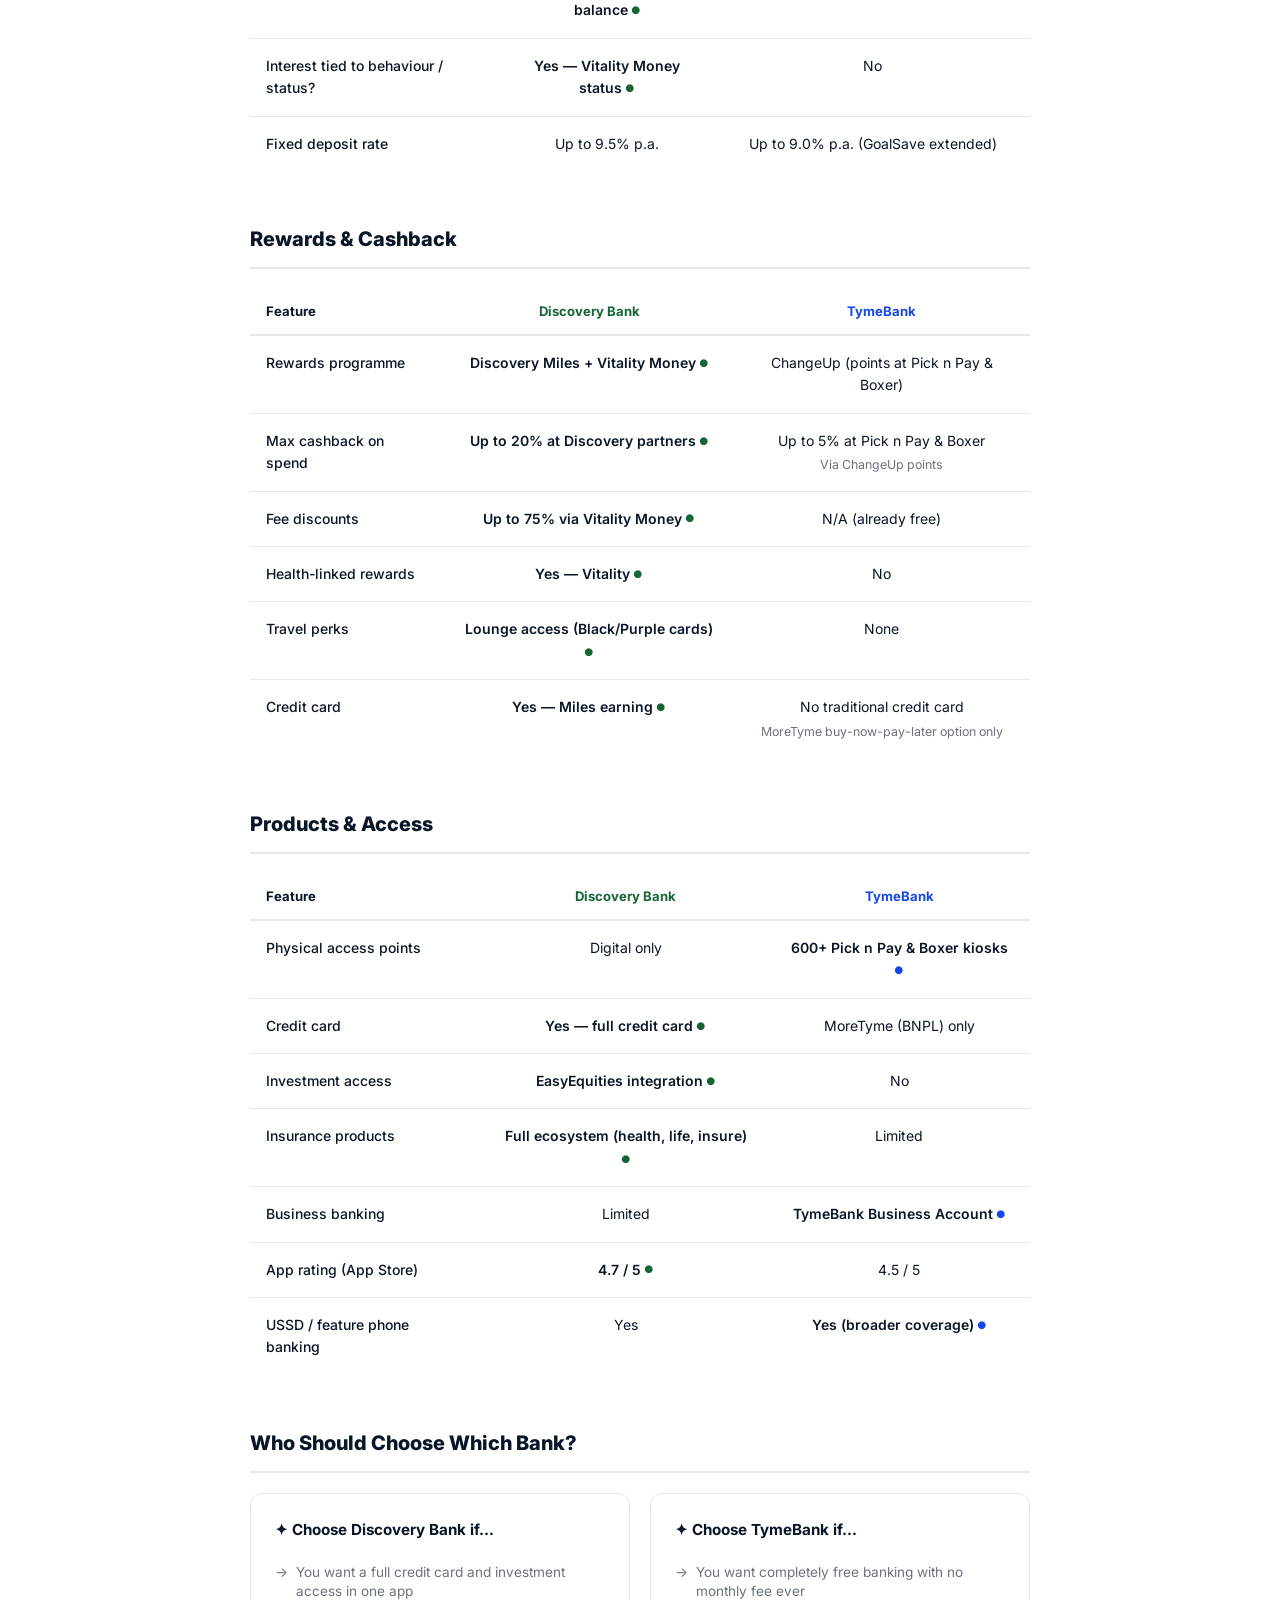
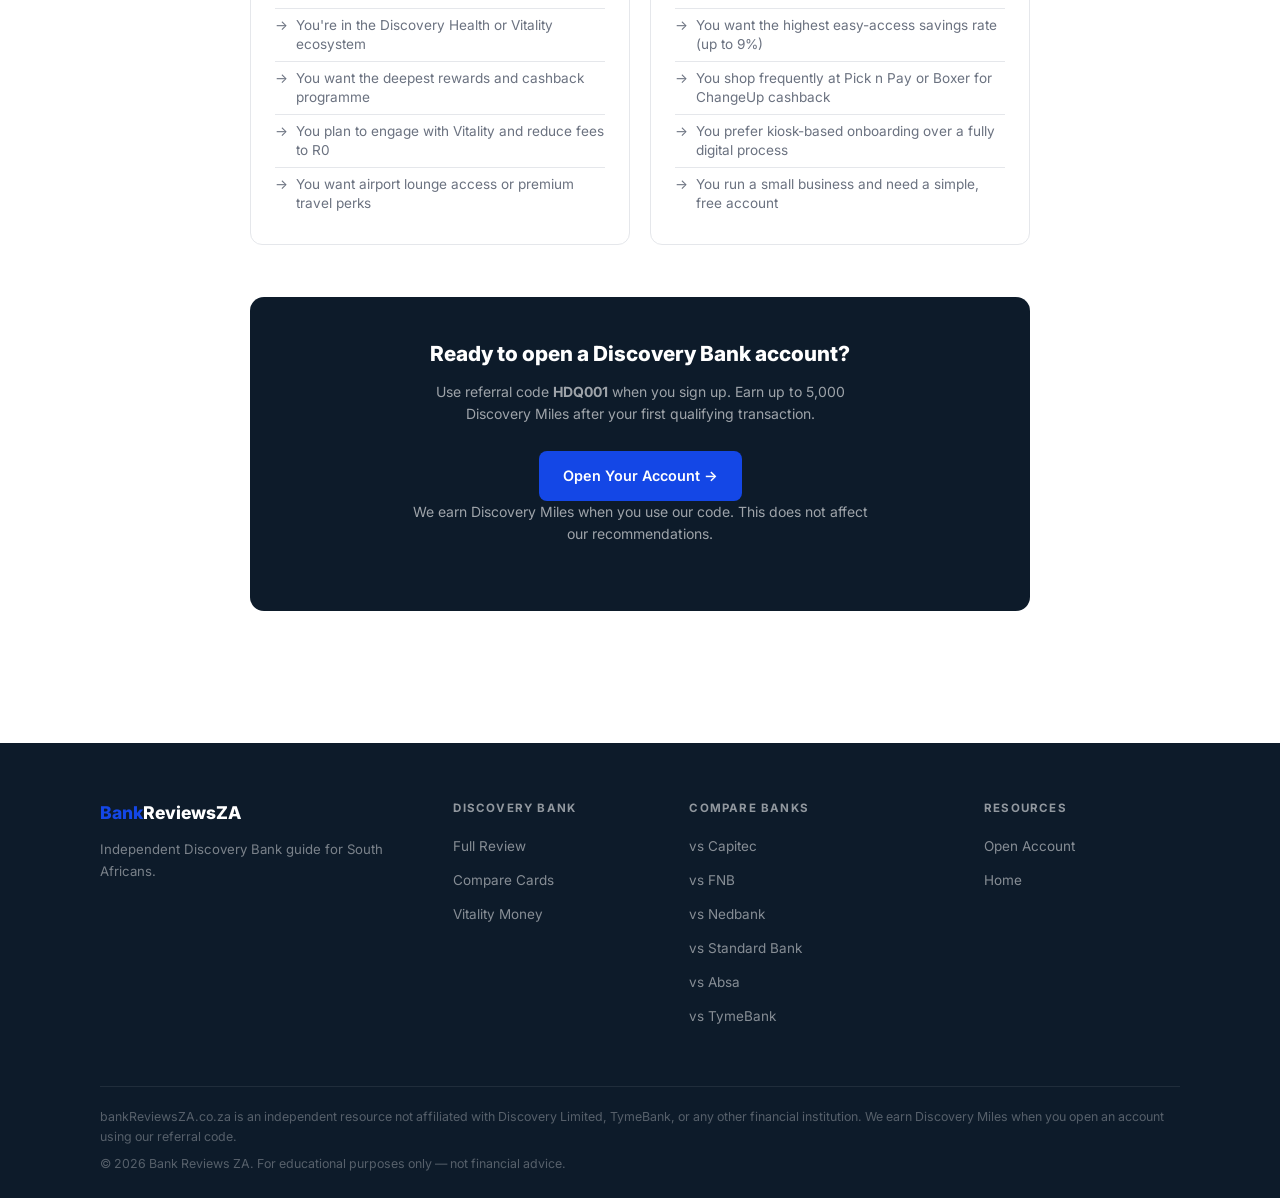
<file: vs-tymebank.html>
<!DOCTYPE html>
<html lang="en-ZA">
<head>
  <!-- Google tag (gtag.js) -->
  <script async src="https://www.googletagmanager.com/gtag/js?id=G-VRPT9VEJJD"></script>
  <script>
    window.dataLayer = window.dataLayer || [];
    function gtag(){dataLayer.push(arguments);}
    gtag('js', new Date());
    gtag('config', 'G-VRPT9VEJJD');
  </script>
  <meta charset="UTF-8" />
  <meta name="viewport" content="width=device-width, initial-scale=1.0" />
  <title>Discovery Bank vs TymeBank: The Honest Comparison (2026) | BankReviewsZA</title>
  <meta name="description" content="Discovery Bank vs TymeBank 2026 — fees, GoalSave vs Discovery savings rates, ChangeUp vs Discovery Miles, and our honest verdict on which digital bank wins." />
  <link rel="canonical" href="https://www.bankinvestec.co.za/vs-tymebank.html" />
  <meta property="og:type" content="article" />
  <meta property="og:url" content="https://www.bankinvestec.co.za/vs-tymebank.html" />
  <meta property="og:title" content="Discovery Bank vs TymeBank: The Honest Comparison 2026" />
  <meta property="og:description" content="Fee-by-fee comparison of Discovery Bank vs TymeBank — GoalSave vs Discovery savings, ChangeUp vs Discovery Miles, fees, and our honest verdict." />
  <meta property="og:site_name" content="BankReviewsZA" />
  <meta property="og:locale" content="en_ZA" />
  <meta name="twitter:card" content="summary_large_image" />
  <meta name="twitter:title" content="Discovery Bank vs TymeBank: The Honest Comparison 2026" />
  <meta name="twitter:description" content="Fee-by-fee comparison of Discovery Bank vs TymeBank — GoalSave vs Discovery savings, ChangeUp vs Discovery Miles, fees, and our honest verdict." />
  <script type="application/ld+json">
  {
    "@context": "https://schema.org",
    "@graph": [
      {
        "@type": "Article",
        "headline": "Discovery Bank vs TymeBank: The Honest Comparison 2026",
        "url": "https://www.bankinvestec.co.za/vs-tymebank.html",
        "dateModified": "2026-03-06",
        "author": { "@type": "Organization", "name": "BankReviewsZA Editorial Team" },
        "publisher": { "@type": "Organization", "name": "BankReviewsZA", "url": "https://www.bankinvestec.co.za/" }
      },
      {
        "@type": "BreadcrumbList",
        "itemListElement": [
          { "@type": "ListItem", "position": 1, "name": "Home", "item": "https://www.bankinvestec.co.za/" },
          { "@type": "ListItem", "position": 2, "name": "Discovery Bank vs TymeBank", "item": "https://www.bankinvestec.co.za/vs-tymebank.html" }
        ]
      }
    ]
  }
  </script>
  <link rel="preconnect" href="https://fonts.googleapis.com" />
  <link rel="preconnect" href="https://fonts.gstatic.com" crossorigin />
  <link href="https://fonts.googleapis.com/css2?family=Inter:wght@300;400;500;600;700;800;900&display=swap" rel="stylesheet" />
  <style>
    *, *::before, *::after { box-sizing: border-box; margin: 0; padding: 0; }
    :root { --accent: #1447E6; --accent-dark: #0F36B8; --accent-light: #EEF2FF; --dark-bg: #0D1B2A; --page-bg: #F5F5F5; --white: #FFFFFF; --text: #0A1628; --text-muted: #6B7280; --text-light: #9CA3AF; --border: #E5E7EB; --gold: #C88B1A; --disc-green: #166534; }
    html { scroll-behavior: smooth; }
    body { font-family: 'Inter', sans-serif; background: var(--white); color: var(--text); line-height: 1.6; font-size: 15px; }
    nav { position: sticky; top: 0; z-index: 100; background: var(--white); border-bottom: 1px solid var(--border); height: 60px; display: flex; align-items: center; justify-content: space-between; padding: 0 40px; }
    .nav-logo { font-size: 1.15rem; font-weight: 800; text-decoration: none; letter-spacing: -0.3px; }
    .nav-logo .logo-accent { color: var(--accent); } .nav-logo .logo-dark { color: var(--text); }
    .nav-center { display: flex; align-items: center; gap: 32px; list-style: none; }
    .nav-center a { font-size: 0.875rem; color: var(--text); text-decoration: none; font-weight: 400; }
    .nav-center a:hover { color: var(--accent); }
    .nav-right { display: flex; align-items: center; gap: 14px; }
    .btn-nav { background: var(--accent); color: var(--white); text-decoration: none; padding: 9px 20px; border-radius: 8px; font-size: 0.875rem; font-weight: 600; }
    .nav-hamburger { display: none; background: none; border: none; cursor: pointer; padding: 4px 0; flex-direction: column; gap: 5px; align-items: center; }
    .nav-hamburger span { display: block; width: 22px; height: 2px; background: var(--text); border-radius: 2px; }
    .has-dropdown { position: relative; }
    .nav-dropdown { display: none; position: absolute; top: 100%; left: 50%; transform: translateX(-50%); background: var(--white); border: 1px solid var(--border); border-radius: 10px; box-shadow: 0 8px 32px rgba(0,0,0,0.10); min-width: 180px; list-style: none; padding: 8px 0; z-index: 200; }
    .has-dropdown:hover .nav-dropdown { display: block; }
    .nav-dropdown li a { display: block; padding: 10px 18px; font-size: 0.875rem; color: var(--text); text-decoration: none; white-space: nowrap; }
    .nav-dropdown li a:hover { background: var(--accent-light); color: var(--accent); }
    .nav-dropdown li a.active { color: var(--accent); font-weight: 600; }
    .mobile-nav { display: none; position: fixed; top: 60px; left: 0; right: 0; bottom: 0; background: var(--white); z-index: 98; overflow-y: auto; border-top: 1px solid var(--border); }
    .mobile-nav.open { display: block; }
    .mobile-nav-list { list-style: none; padding: 0; }
    .mobile-nav-item { border-bottom: 1px solid var(--border); }
    .mobile-nav-link { display: block; padding: 16px 24px; font-size: 1rem; font-weight: 500; color: var(--text); text-decoration: none; }
    .mobile-nav-toggle { width: 100%; background: none; border: none; padding: 16px 24px; font-size: 1rem; font-weight: 500; color: var(--text); text-align: left; cursor: pointer; display: flex; justify-content: space-between; align-items: center; font-family: inherit; }
    .mobile-nav-sub { list-style: none; background: var(--page-bg); padding: 4px 0 12px; }
    .mobile-nav-sub li a { display: block; padding: 10px 24px 10px 40px; font-size: 0.9rem; color: var(--text-muted); text-decoration: none; }
    .mobile-nav-cta-wrap { padding: 20px 24px 0; }
    .mobile-nav-cta { display: block; background: var(--accent); color: var(--white); text-decoration: none; padding: 14px 24px; border-radius: 8px; font-size: 0.95rem; font-weight: 600; text-align: center; }
    @media (max-width: 768px) { .nav-center { display: none; } nav { padding: 0 20px; } .nav-hamburger { display: flex; } .nav-right .btn-nav { display: none; } }
    .page-wrap { max-width: 860px; margin: 0 auto; padding: 48px 40px 80px; }
    @media (max-width: 600px) { .page-wrap { padding: 32px 20px 60px; } }
    .breadcrumb { display: flex; align-items: center; gap: 8px; font-size: 0.82rem; color: var(--text-muted); margin-bottom: 14px; flex-wrap: wrap; }
    .breadcrumb a { color: var(--text-muted); text-decoration: none; } .breadcrumb a:hover { color: var(--accent); }
    .breadcrumb-sep { color: var(--text-light); } .breadcrumb-current { color: var(--text); font-weight: 500; }
    .last-updated { display: flex; align-items: center; gap: 6px; font-size: 0.8rem; color: var(--text-muted); margin-bottom: 20px; }
    .cmp-title { font-size: clamp(1.7rem, 4vw, 2.5rem); font-weight: 800; letter-spacing: -0.5px; line-height: 1.2; margin-bottom: 32px; }
    .verdict-box { border-left: 4px solid var(--gold); padding: 24px 28px; margin-bottom: 52px; background: #FFFBEB; border-radius: 0 10px 10px 0; }
    .verdict-label { font-size: 0.7rem; font-weight: 700; letter-spacing: 1.5px; text-transform: uppercase; color: var(--gold); margin-bottom: 10px; display: flex; align-items: center; gap: 10px; }
    .verdict-badge { background: var(--border); color: var(--text-muted); padding: 3px 10px; border-radius: 20px; font-size: 0.75rem; text-transform: none; letter-spacing: 0; font-weight: 500; }
    .verdict-summary { font-size: 1.05rem; font-weight: 700; line-height: 1.55; margin-bottom: 12px; }
    .verdict-body { font-size: 0.9rem; color: var(--text-muted); line-height: 1.7; }
    .cmp-section { margin-bottom: 52px; }
    .cmp-section-title { font-size: 1.25rem; font-weight: 800; margin-bottom: 20px; padding-bottom: 12px; border-bottom: 2px solid var(--border); }
    .cmp-table-wrap { overflow-x: auto; }
    table.cmp-detail { width: 100%; border-collapse: collapse; font-size: 0.875rem; }
    table.cmp-detail th { padding: 12px 16px; text-align: left; font-size: 0.82rem; font-weight: 700; border-bottom: 2px solid var(--border); }
    table.cmp-detail th:not(:first-child) { text-align: center; min-width: 140px; }
    table.cmp-detail th.col-disc { color: var(--disc-green); } table.cmp-detail th.col-other { color: var(--accent); }
    table.cmp-detail td { padding: 16px; border-bottom: 1px solid var(--border); vertical-align: top; }
    table.cmp-detail td:not(:first-child) { text-align: center; }
    table.cmp-detail td:first-child { font-weight: 500; min-width: 160px; }
    table.cmp-detail tbody tr:last-child td { border-bottom: none; }
    .td-note { display: block; font-size: 0.775rem; color: var(--text-muted); margin-top: 4px; font-weight: 400; line-height: 1.4; }
    .win { font-weight: 600; } .win::after { content: ' ●'; color: var(--accent); font-size: 0.65rem; vertical-align: middle; }
    .disc-win { font-weight: 600; } .disc-win::after { content: ' ●'; color: var(--disc-green); font-size: 0.65rem; vertical-align: middle; }
    .verdict-cards { display: grid; grid-template-columns: 1fr 1fr; gap: 20px; margin-bottom: 52px; }
    @media (max-width: 600px) { .verdict-cards { grid-template-columns: 1fr; } }
    .verdict-card { border: 1px solid var(--border); border-radius: 12px; padding: 24px; }
    .verdict-card h3 { font-size: 0.95rem; font-weight: 700; margin-bottom: 14px; }
    .verdict-card ul { list-style: none; padding: 0; }
    .verdict-card ul li { font-size: 0.85rem; color: var(--text-muted); padding: 7px 0; border-bottom: 1px solid var(--border); display: flex; gap: 8px; align-items: flex-start; line-height: 1.4; }
    .verdict-card ul li:last-child { border-bottom: none; }
    .cta-box { background: var(--dark-bg); border-radius: 14px; padding: 40px 36px; text-align: center; margin-bottom: 52px; }
    .cta-box h2 { font-size: 1.3rem; font-weight: 800; color: var(--white); margin-bottom: 10px; }
    .cta-box p { font-size: 0.875rem; color: rgba(255,255,255,0.6); max-width: 460px; margin: 0 auto 26px; line-height: 1.6; }
    .cta-btns { display: flex; align-items: center; justify-content: center; gap: 20px; flex-wrap: wrap; }
    .btn-primary { background: var(--accent); color: var(--white); text-decoration: none; padding: 13px 24px; border-radius: 8px; font-size: 0.9rem; font-weight: 600; }
    .cta-disc { font-size: 0.75rem; color: rgba(255,255,255,0.3); margin-top: 16px; }
    footer { background: var(--dark-bg); padding: 56px 40px 0; }
    .footer-inner { max-width: 1080px; margin: 0 auto; display: grid; grid-template-columns: 1.6fr 1fr 1.3fr 1fr; gap: 40px; padding-bottom: 48px; }
    @media (max-width: 768px) { .footer-inner { grid-template-columns: 1fr 1fr; } }
    @media (max-width: 480px) { .footer-inner { grid-template-columns: 1fr; } footer { padding: 40px 20px 0; } }
    .footer-brand .footer-logo { font-size: 1.1rem; font-weight: 800; text-decoration: none; margin-bottom: 12px; display: block; }
    .footer-brand .footer-logo .logo-accent { color: var(--accent); } .footer-brand .footer-logo .logo-dark { color: var(--white); }
    .footer-brand p { font-size: 0.825rem; color: rgba(255,255,255,0.45); line-height: 1.6; }
    .footer-col h4 { font-size: 0.72rem; font-weight: 700; letter-spacing: 1.2px; text-transform: uppercase; color: rgba(255,255,255,0.55); margin-bottom: 16px; }
    .footer-col ul { list-style: none; } .footer-col ul li { margin-bottom: 10px; }
    .footer-col ul li a { font-size: 0.845rem; color: rgba(255,255,255,0.5); text-decoration: none; }
    .footer-col ul li a:hover { color: var(--white); }
    .footer-bottom { max-width: 1080px; margin: 0 auto; border-top: 1px solid rgba(255,255,255,0.08); padding: 20px 0 24px; }
    .footer-bottom p { font-size: 0.775rem; color: rgba(255,255,255,0.3); line-height: 1.65; }
    .footer-bottom p + p { margin-top: 6px; }
    @media (max-width: 600px) { .cta-box { padding: 28px 20px; } }
  </style>
</head>
<body>
  <nav>
    <a class="nav-logo" href="index.html"><span class="logo-accent">Bank</span><span class="logo-dark"> Reviews ZA</span></a>
    <ul class="nav-center">
      <li><a href="index.html#review">Review</a></li>
      <li><a href="index.html#tiers">Cards</a></li>
      <li class="has-dropdown">
        <a href="index.html#compare">Compare</a>
        <ul class="nav-dropdown">
          <li><a href="vs-capitec.html">vs Capitec</a></li>
          <li><a href="vs-fnb.html">vs FNB</a></li>
          <li><a href="vs-nedbank.html">vs Nedbank</a></li>
          <li><a href="vs-standard-bank.html">vs Standard Bank</a></li>
          <li><a href="vs-absa.html">vs Absa</a></li>
          <li><a href="vs-tymebank.html" class="active">vs TymeBank</a></li>
        </ul>
      </li>
      <li><a href="index.html#vitality">Vitality Money</a></li>
    </ul>
    <div class="nav-right">
      <a class="btn-nav" href="https://www.discovery.co.za/bank/join-discovery-bank/">Open Account</a>
      <button class="nav-hamburger" onclick="toggleMobileNav()" aria-label="Open menu"><span></span><span></span><span></span></button>
    </div>
  </nav>
  <div class="mobile-nav" id="mobileNav">
    <ul class="mobile-nav-list">
      <li class="mobile-nav-item"><a class="mobile-nav-link" href="index.html#review">Review</a></li>
      <li class="mobile-nav-item"><a class="mobile-nav-link" href="index.html#tiers">Cards</a></li>
      <li class="mobile-nav-item">
        <button class="mobile-nav-toggle" onclick="toggleMobileSub(this)">Compare <span>▾</span></button>
        <ul class="mobile-nav-sub" style="display:none">
          <li><a href="vs-capitec.html">vs Capitec</a></li><li><a href="vs-fnb.html">vs FNB</a></li>
          <li><a href="vs-nedbank.html">vs Nedbank</a></li><li><a href="vs-standard-bank.html">vs Standard Bank</a></li>
          <li><a href="vs-absa.html">vs Absa</a></li><li><a href="vs-tymebank.html">vs TymeBank</a></li>
        </ul>
      </li>
      <li class="mobile-nav-item"><a class="mobile-nav-link" href="index.html#vitality">Vitality Money</a></li>
      <li class="mobile-nav-cta-wrap"><a class="mobile-nav-cta" href="https://www.discovery.co.za/bank/join-discovery-bank/">Open Account</a></li>
    </ul>
  </div>

  <div class="page-wrap">
    <div class="breadcrumb">
      <a href="index.html">Home</a><span class="breadcrumb-sep">›</span>
      <a href="index.html#compare">Compare</a><span class="breadcrumb-sep">›</span>
      <span class="breadcrumb-current">vs TymeBank</span>
    </div>
    <div class="last-updated">
      <svg width="13" height="13" viewBox="0 0 24 24" fill="none" stroke="currentColor" stroke-width="2" stroke-linecap="round" stroke-linejoin="round"><circle cx="12" cy="12" r="10"/><polyline points="12 6 12 12 16 14"/></svg>
      Last updated: 1 March 2025
    </div>

    <h1 class="cmp-title">Discovery Bank vs TymeBank:<br/>The Honest Comparison (2025)</h1>

    <div class="verdict-box">
      <div class="verdict-label">Quick Verdict <span class="verdict-badge">It depends</span></div>
      <p class="verdict-summary">TymeBank wins on zero fees and potentially higher GoalSave interest. Discovery wins on rewards depth, ecosystem integration, and overall banking functionality.</p>
      <p class="verdict-body">TymeBank is South Africa's most disruptive bank — completely free with a surprisingly high GoalSave interest rate (up to 9% p.a. on the first R100,000). If you purely want free banking and great savings rates, TymeBank is hard to argue against. However, Discovery's integrated health-banking ecosystem, investment access via EasyEquities, and significantly deeper rewards programme give it a clear edge for those who want to maximise financial benefits. Discovery fees can also drop to R0 at Diamond Vitality status — levelling the playing field on cost.</p>
    </div>

    <div class="cmp-section">
      <h2 class="cmp-section-title">Fees</h2>
      <div class="cmp-table-wrap">
        <table class="cmp-detail">
          <thead><tr><th>Feature</th><th class="col-disc">Discovery Bank</th><th class="col-other">TymeBank</th></tr></thead>
          <tbody>
            <tr>
              <td>Monthly account fee<span class="td-note">TymeBank is completely free — no monthly fee ever.</span></td>
              <td>R115 to R495<span class="td-note">Up to 75% discount — R0 at Diamond Vitality</span></td>
              <td class="win">R0 (always free)</td>
            </tr>
            <tr>
              <td>Card swipe / tap fee</td>
              <td>Included in bundle or R1.30</td>
              <td class="win">Free</td>
            </tr>
            <tr>
              <td>ATM withdrawal (own)</td>
              <td>R4.00 to R8.50</td>
              <td>R4.00 (TymeBank ATM / Pick n Pay till)<span class="td-note">Free cash-out at checkout at Pick n Pay &amp; Boxer</span></td>
            </tr>
            <tr>
              <td>ATM withdrawal (other banks)</td>
              <td>R8.00 to R14.00</td>
              <td>R9.00</td>
            </tr>
            <tr>
              <td>EFT payment</td>
              <td class="disc-win">Included in bundle</td>
              <td class="win">Free</td>
            </tr>
            <tr>
              <td>Immediate payment</td>
              <td>R10.00</td>
              <td>R8.00</td>
            </tr>
            <tr>
              <td>Minimum monthly fee (best case)</td>
              <td class="disc-win">R0 with Diamond Vitality Money</td>
              <td class="win">R0 (always)</td>
            </tr>
          </tbody>
        </table>
      </div>
    </div>

    <div class="cmp-section">
      <h2 class="cmp-section-title">Savings &amp; Interest Rates</h2>
      <div class="cmp-table-wrap">
        <table class="cmp-detail">
          <thead><tr><th>Feature</th><th class="col-disc">Discovery Bank</th><th class="col-other">TymeBank</th></tr></thead>
          <tbody>
            <tr>
              <td>On-demand / easy-access savings rate</td>
              <td class="disc-win">Up to 7.35% p.a.<span class="td-note">Increases with Vitality Money status</span></td>
              <td>Up to 9% p.a. (GoalSave)<span class="td-note">Up to R100,000; drops to 7% above R100k; saving goal required</span></td>
            </tr>
            <tr>
              <td>Transaction account interest</td>
              <td class="disc-win">Up to 6.5% on cheque balance</td>
              <td>None</td>
            </tr>
            <tr>
              <td>Interest tied to behaviour / status?</td>
              <td class="disc-win">Yes — Vitality Money status</td>
              <td>No</td>
            </tr>
            <tr>
              <td>Fixed deposit rate</td>
              <td>Up to 9.5% p.a.</td>
              <td>Up to 9.0% p.a. (GoalSave extended)</td>
            </tr>
          </tbody>
        </table>
      </div>
    </div>

    <div class="cmp-section">
      <h2 class="cmp-section-title">Rewards &amp; Cashback</h2>
      <div class="cmp-table-wrap">
        <table class="cmp-detail">
          <thead><tr><th>Feature</th><th class="col-disc">Discovery Bank</th><th class="col-other">TymeBank</th></tr></thead>
          <tbody>
            <tr>
              <td>Rewards programme</td>
              <td class="disc-win">Discovery Miles + Vitality Money</td>
              <td>ChangeUp (points at Pick n Pay &amp; Boxer)</td>
            </tr>
            <tr>
              <td>Max cashback on spend</td>
              <td class="disc-win">Up to 20% at Discovery partners</td>
              <td>Up to 5% at Pick n Pay &amp; Boxer<span class="td-note">Via ChangeUp points</span></td>
            </tr>
            <tr>
              <td>Fee discounts</td>
              <td class="disc-win">Up to 75% via Vitality Money</td>
              <td>N/A (already free)</td>
            </tr>
            <tr>
              <td>Health-linked rewards</td>
              <td class="disc-win">Yes — Vitality</td>
              <td>No</td>
            </tr>
            <tr>
              <td>Travel perks</td>
              <td class="disc-win">Lounge access (Black/Purple cards)</td>
              <td>None</td>
            </tr>
            <tr>
              <td>Credit card</td>
              <td class="disc-win">Yes — Miles earning</td>
              <td>No traditional credit card<span class="td-note">MoreTyme buy-now-pay-later option only</span></td>
            </tr>
          </tbody>
        </table>
      </div>
    </div>

    <div class="cmp-section">
      <h2 class="cmp-section-title">Products &amp; Access</h2>
      <div class="cmp-table-wrap">
        <table class="cmp-detail">
          <thead><tr><th>Feature</th><th class="col-disc">Discovery Bank</th><th class="col-other">TymeBank</th></tr></thead>
          <tbody>
            <tr><td>Physical access points</td><td>Digital only</td><td class="win">600+ Pick n Pay &amp; Boxer kiosks</td></tr>
            <tr><td>Credit card</td><td class="disc-win">Yes — full credit card</td><td>MoreTyme (BNPL) only</td></tr>
            <tr><td>Investment access</td><td class="disc-win">EasyEquities integration</td><td>No</td></tr>
            <tr><td>Insurance products</td><td class="disc-win">Full ecosystem (health, life, insure)</td><td>Limited</td></tr>
            <tr><td>Business banking</td><td>Limited</td><td class="win">TymeBank Business Account</td></tr>
            <tr><td>App rating (App Store)</td><td class="disc-win">4.7 / 5</td><td>4.5 / 5</td></tr>
            <tr><td>USSD / feature phone banking</td><td>Yes</td><td class="win">Yes (broader coverage)</td></tr>
          </tbody>
        </table>
      </div>
    </div>

    <div class="cmp-section">
      <h2 class="cmp-section-title">Who Should Choose Which Bank?</h2>
      <div class="verdict-cards">
        <div class="verdict-card">
          <h3>✦ Choose Discovery Bank if…</h3>
          <ul>
            <li><span>→</span> You want a full credit card and investment access in one app</li>
            <li><span>→</span> You're in the Discovery Health or Vitality ecosystem</li>
            <li><span>→</span> You want the deepest rewards and cashback programme</li>
            <li><span>→</span> You plan to engage with Vitality and reduce fees to R0</li>
            <li><span>→</span> You want airport lounge access or premium travel perks</li>
          </ul>
        </div>
        <div class="verdict-card">
          <h3>✦ Choose TymeBank if…</h3>
          <ul>
            <li><span>→</span> You want completely free banking with no monthly fee ever</li>
            <li><span>→</span> You want the highest easy-access savings rate (up to 9%)</li>
            <li><span>→</span> You shop frequently at Pick n Pay or Boxer for ChangeUp cashback</li>
            <li><span>→</span> You prefer kiosk-based onboarding over a fully digital process</li>
            <li><span>→</span> You run a small business and need a simple, free account</li>
          </ul>
        </div>
      </div>
    </div>

    <div class="cta-box">
      <h2>Ready to open a Discovery Bank account?</h2>
      <p>Use referral code <strong>HDQ001</strong> when you sign up. Earn up to 5,000 Discovery Miles after your first qualifying transaction.</p>
      <div class="cta-btns"><a class="btn-primary" href="https://www.discovery.co.za/bank/join-discovery-bank/">Open Your Account →</a></div>
      <p class="cta-disc">We earn Discovery Miles when you use our code. This does not affect our recommendations.</p>
    </div>
  </div>

  <footer>
    <div class="footer-inner">
      <div class="footer-brand"><a class="footer-logo" href="index.html"><span class="logo-accent">Bank</span><span class="logo-dark">ReviewsZA</span></a><p>Independent Discovery Bank guide for South Africans.</p></div>
      <div class="footer-col"><h4>Discovery Bank</h4><ul><li><a href="index.html#review">Full Review</a></li><li><a href="index.html#tiers">Compare Cards</a></li><li><a href="index.html#vitality">Vitality Money</a></li></ul></div>
      <div class="footer-col"><h4>Compare Banks</h4><ul><li><a href="vs-capitec.html">vs Capitec</a></li><li><a href="vs-fnb.html">vs FNB</a></li><li><a href="vs-nedbank.html">vs Nedbank</a></li><li><a href="vs-standard-bank.html">vs Standard Bank</a></li><li><a href="vs-absa.html">vs Absa</a></li><li><a href="vs-tymebank.html">vs TymeBank</a></li></ul></div>
      <div class="footer-col"><h4>Resources</h4><ul><li><a href="https://www.discovery.co.za/bank/join-discovery-bank/">Open Account</a></li><li><a href="index.html">Home</a></li></ul></div>
    </div>
    <div class="footer-bottom">
      <p>bankReviewsZA.co.za is an independent resource not affiliated with Discovery Limited, TymeBank, or any other financial institution. We earn Discovery Miles when you open an account using our referral code.</p>
      <p>© 2026 Bank Reviews ZA. For educational purposes only — not financial advice.</p>
    </div>
  </footer>
  <script>
    function toggleMobileNav() { document.getElementById('mobileNav').classList.toggle('open'); }
    function toggleMobileSub(btn) { const sub = btn.nextElementSibling; const isOpen = sub.style.display === 'block'; sub.style.display = isOpen ? 'none' : 'block'; btn.querySelector('span').textContent = isOpen ? '▾' : '▴'; }
  </script>
</body>
</html>
</file>
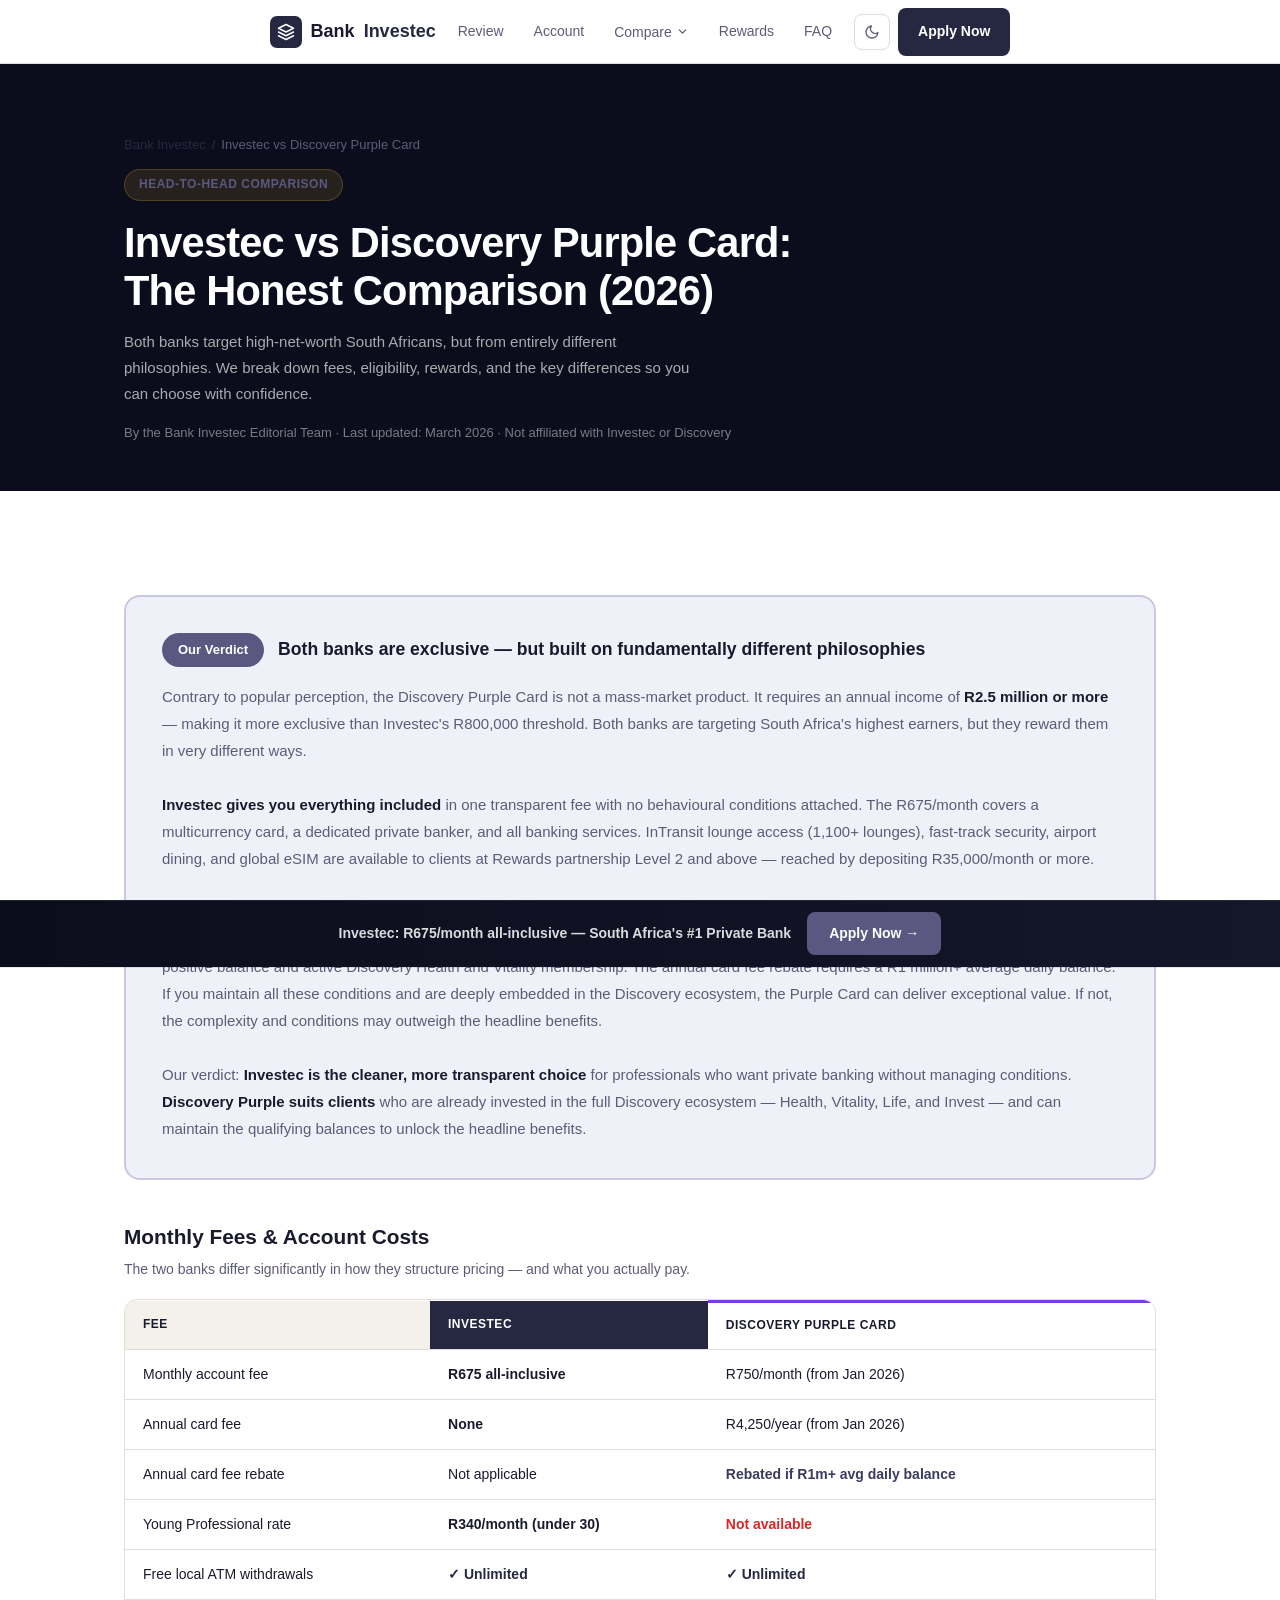
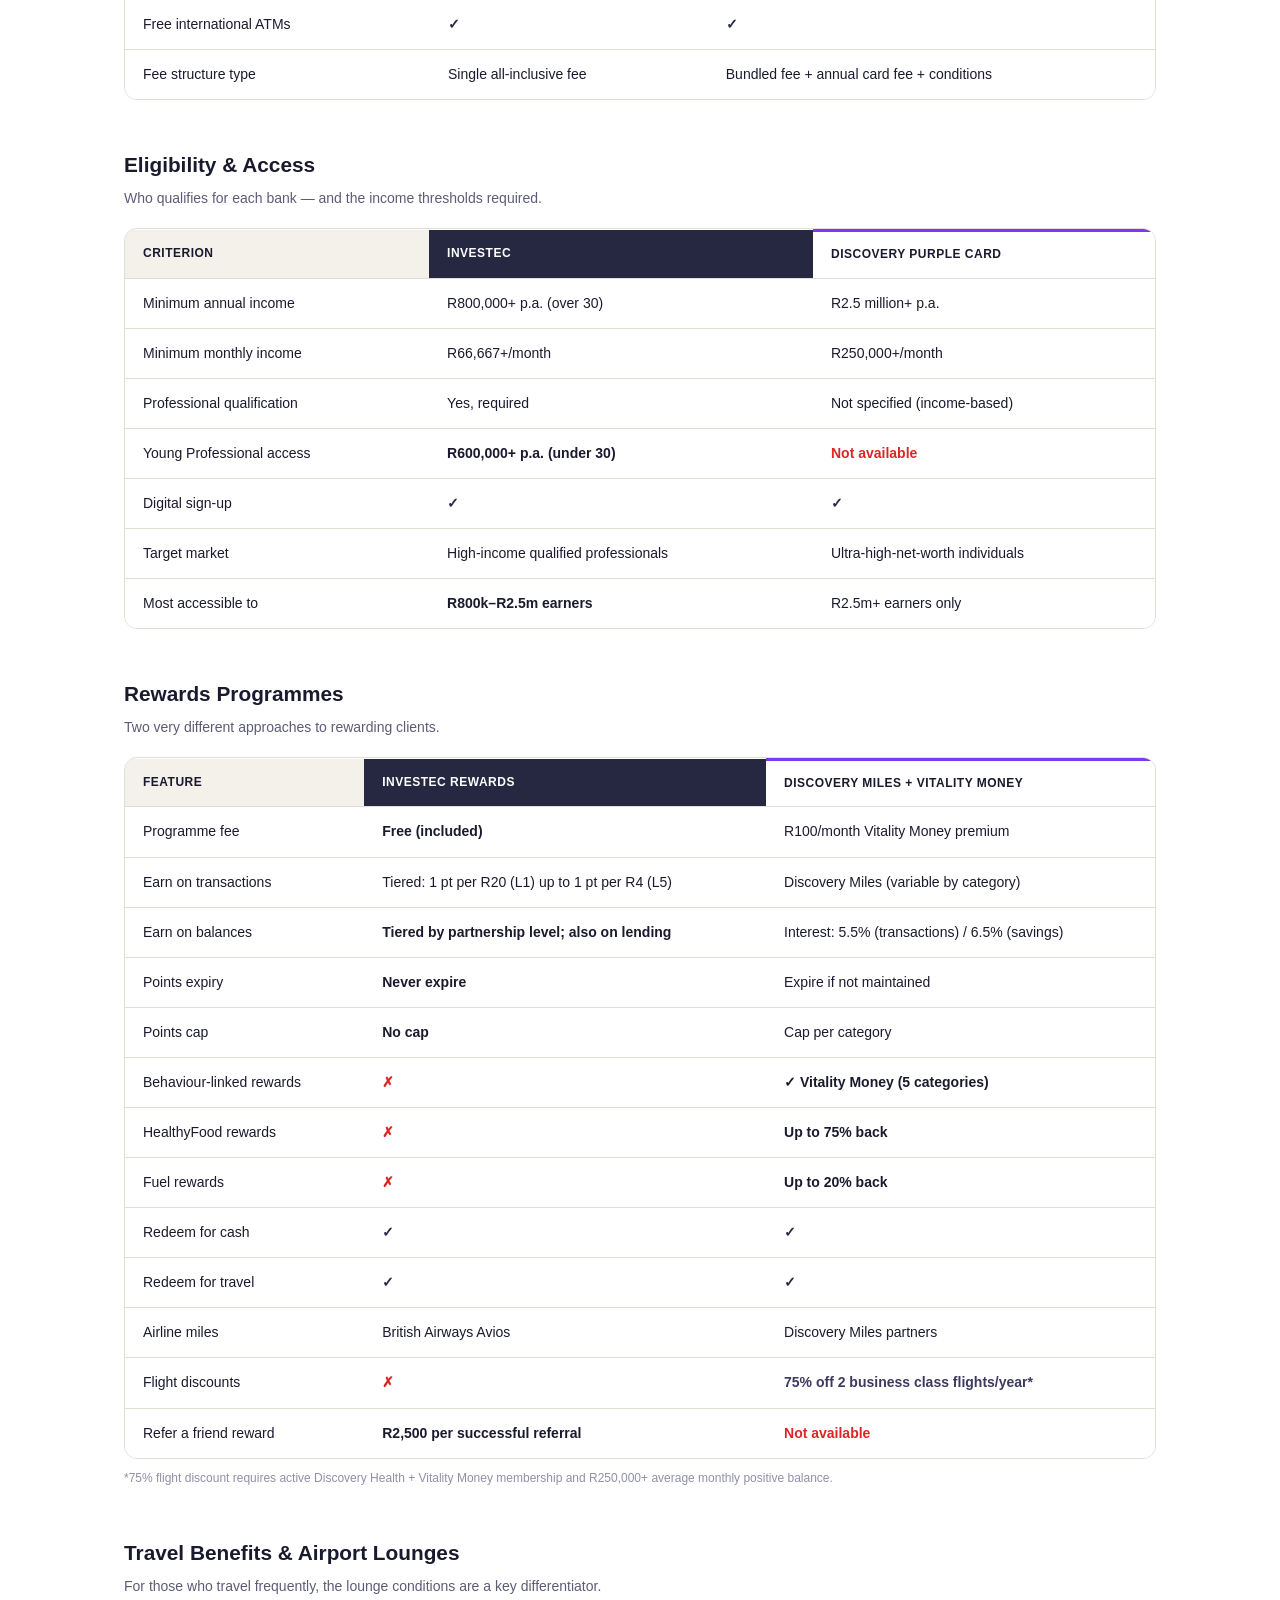
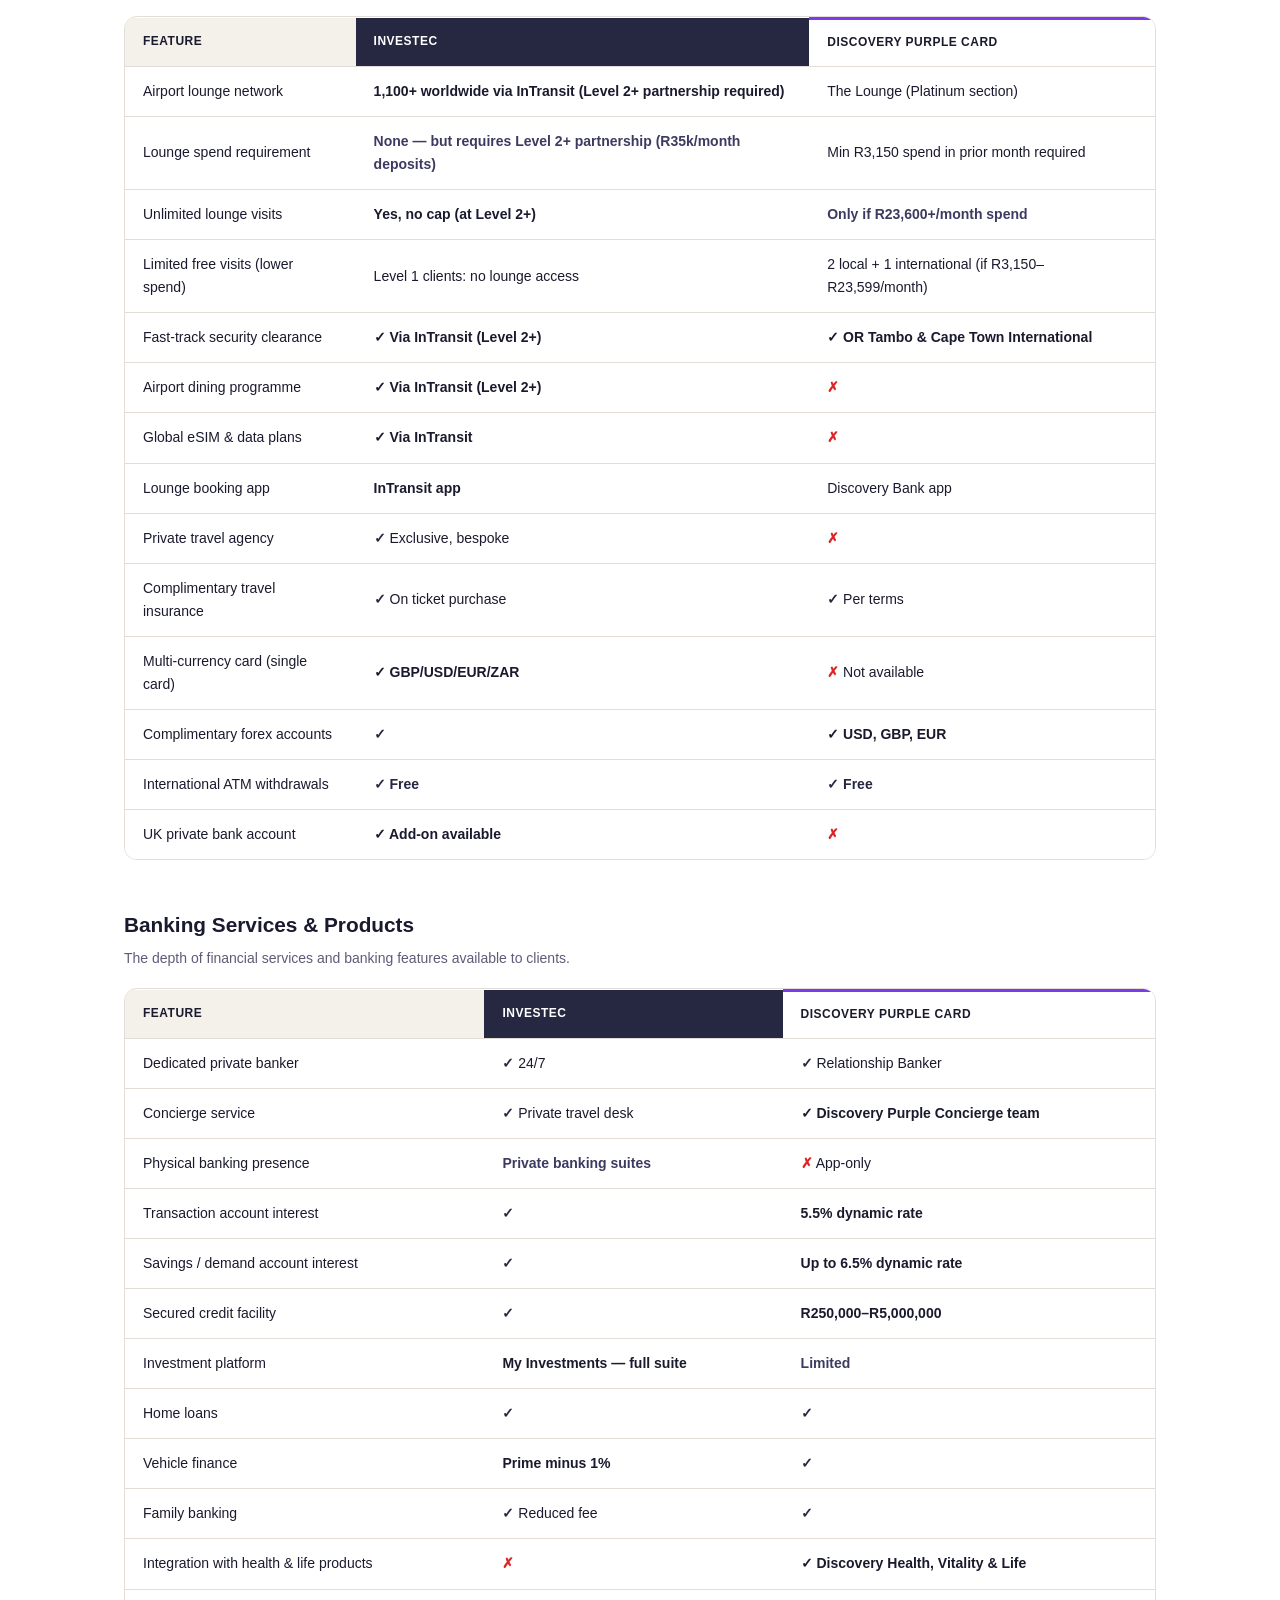
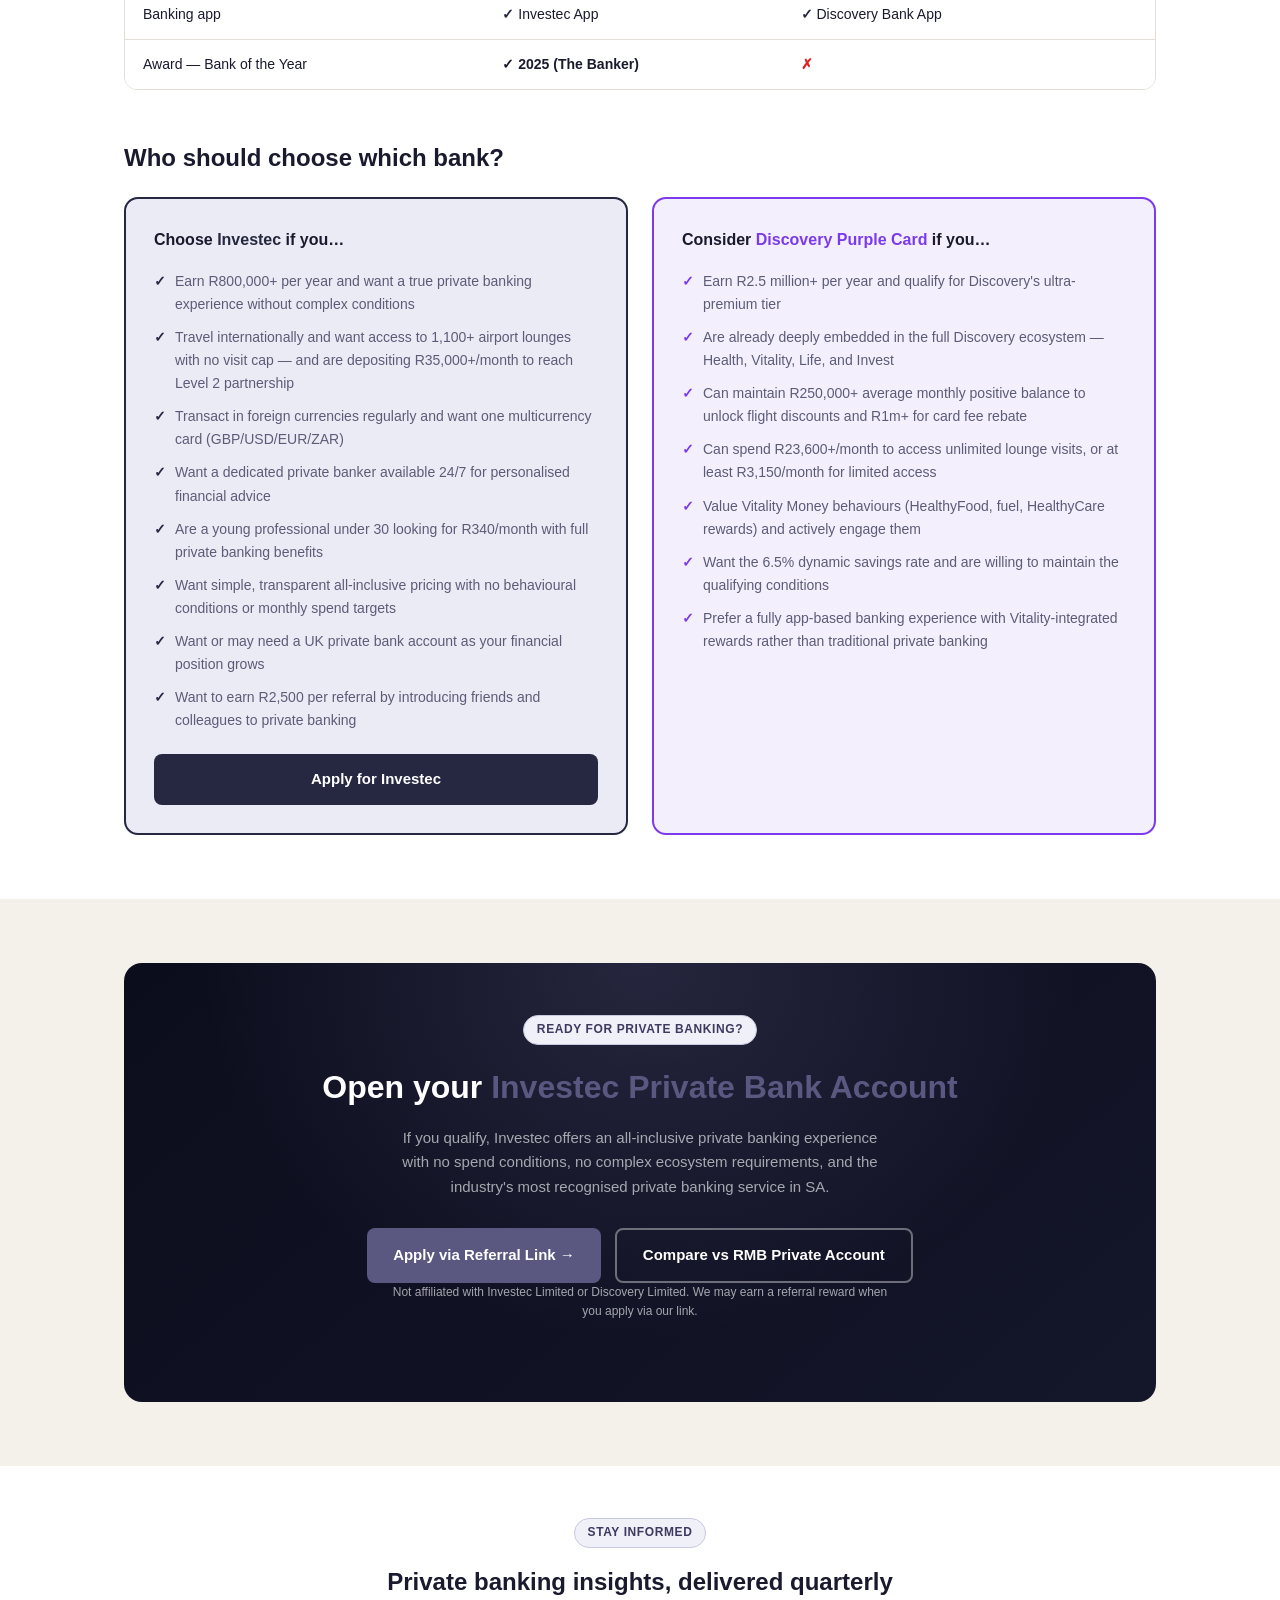
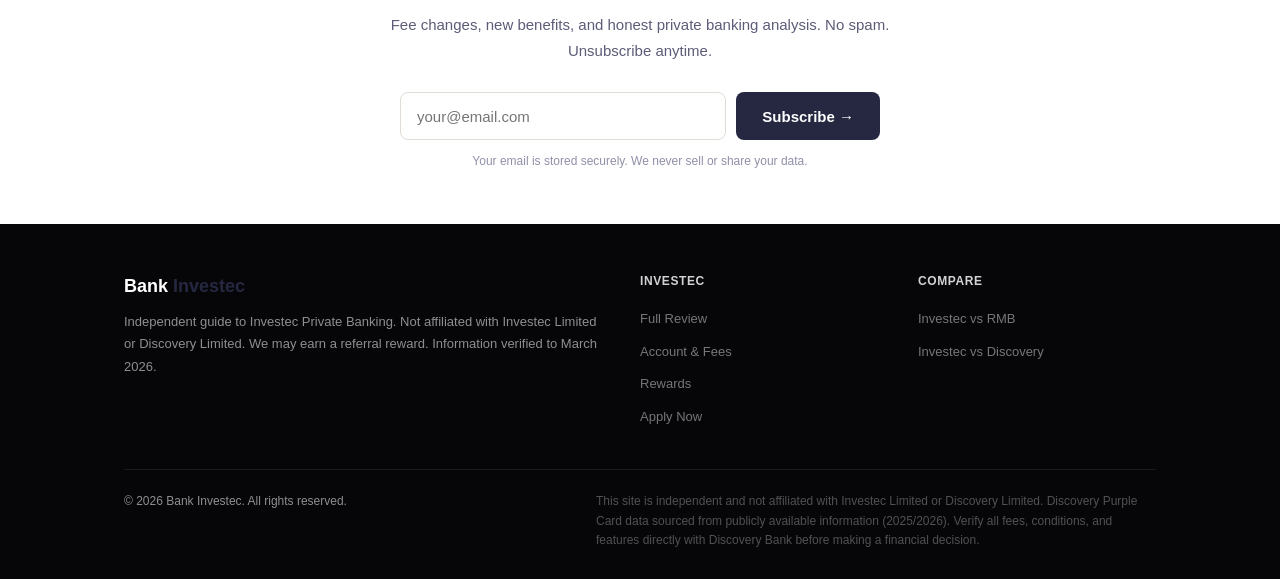
<file: investec/vs-discovery.html>
<!DOCTYPE html>
<html lang="en" data-theme="">
<head>
  <meta charset="UTF-8">
  <meta name="viewport" content="width=device-width, initial-scale=1.0">
  <meta http-equiv="Content-Security-Policy" content="default-src 'self'; script-src 'self' 'unsafe-inline' https://www.googletagmanager.com; style-src 'self' 'unsafe-inline' https://fonts.googleapis.com; font-src 'self' https://fonts.gstatic.com; connect-src 'self' https://script.google.com https://www.google-analytics.com https://analytics.google.com; img-src 'self' data: https:; frame-src 'none';">
  <meta name="referrer" content="strict-origin-when-cross-origin">
  <title>Investec vs Discovery Purple Card: The Honest Comparison (2026) | Bank Investec</title>
  <meta name="description" content="Investec vs Discovery Bank Purple Card compared head-to-head. Fees, eligibility, rewards, and our verdict on which premium South African bank suits your lifestyle.">
  <meta property="og:title" content="Investec vs Discovery Purple Card: The Honest Comparison (2026)">
  <meta property="og:description" content="A detailed, unbiased comparison of Investec Private Bank and Discovery Bank Purple Card — fees, rewards, eligibility, and our verdict.">
  <meta property="og:type" content="article">
  <meta property="og:url" content="https://bankinvestec.co.za/vs-discovery.html">
  <link rel="canonical" href="https://bankinvestec.co.za/vs-discovery.html">
  <meta name="robots" content="index, follow">
  <script type="application/ld+json">
  {
    "@context": "https://schema.org",
    "@type": "Article",
    "headline": "Investec vs Discovery Purple Card: The Honest Comparison (2026)",
    "description": "Detailed comparison of Investec Private Banking and Discovery Bank Purple Card — fees, eligibility, rewards, and our verdict for South African HNW individuals.",
    "dateModified": "2026-03-01",
    "publisher": { "@type": "Organization", "name": "Bank Investec", "url": "https://bankinvestec.co.za/" }
  }
  </script>
  <script type="application/ld+json">
  {
    "@context": "https://schema.org",
    "@type": "BreadcrumbList",
    "itemListElement": [
      { "@type": "ListItem", "position": 1, "name": "Bank Investec", "item": "https://bankinvestec.co.za/" },
      { "@type": "ListItem", "position": 2, "name": "Investec vs Discovery Purple Card", "item": "https://bankinvestec.co.za/vs-discovery.html" }
    ]
  }
  </script>
  <!-- Google tag (gtag.js) -->
  <script async src="https://www.googletagmanager.com/gtag/js?id=G-VRPT9VEJJD"></script>
  <script>
    window.dataLayer = window.dataLayer || [];
    function gtag(){dataLayer.push(arguments);}
    gtag('js', new Date());
    gtag('config', 'G-VRPT9VEJJD');
  </script>
  <link rel="preconnect" href="https://fonts.googleapis.com">
  <link rel="preconnect" href="https://fonts.gstatic.com" crossorigin>
  <link href="https://fonts.googleapis.com/css2?family=Inter:wght@300;400;500;600;700;800;900&display=swap" rel="stylesheet">
  <style>
    :root {
      --accent:        #252840;
      --accent-dark:   #14162A;
      --accent-light:  #EAEBF5;
      --accent-border: #B8B8D8;
      --hero-bg:       #0C0D1C;
      --dark-bg:       #060609;
      --page-bg:       #F4F1EB;
      --white:         #FFFFFF;
      --text:          #1A1A2E;
      --text-muted:    #5C5C78;
      --text-light:    #9090A8;
      --border:        #E2DDD6;
      --gold:          #5A5880;
      --gold-dark:     #3C3A60;
      --gold-light:    #F0F0F8;
      --gold-border:   #C8C8E0;
      --disc-color:    #7C3AED;
      --disc-light:    #F3EFFD;
      --nav-h:         64px;
      --card-bg:       #FFFFFF;
      --shadow:        rgba(0,0,0,0.07);
    }
    [data-theme="dark"] {
      --page-bg:       #0A0B16;
      --white:         #12131E;
      --card-bg:       #1A1B2C;
      --text:          #EDECF4;
      --text-muted:    #9898B8;
      --text-light:    #6A6A88;
      --border:        #242438;
      --accent-light:  #141528;
      --accent-border: #282A4A;
      --gold-light:    #181824;
      --gold-border:   #2C2C48;
      --shadow:        rgba(0,0,0,0.5);
      --disc-light:    #1A1030;
    }
    *, *::before, *::after { box-sizing: border-box; margin: 0; padding: 0; }
    html { scroll-behavior: smooth; }
    body { font-family: 'Inter', sans-serif; font-size: 15px; color: var(--text); background: var(--page-bg); line-height: 1.65; transition: background .25s, color .25s; }
    a { color: inherit; text-decoration: none; }
    .container { max-width: 1080px; margin: 0 auto; padding: 0 24px; }
    .btn { display: inline-flex; align-items: center; gap: 8px; padding: 13px 26px; border-radius: 8px; font-weight: 700; font-size: 15px; cursor: pointer; transition: all .2s; border: none; font-family: inherit; min-height: 48px; touch-action: manipulation; }
    .btn-primary { background: var(--accent); color: #fff; }
    .btn-primary:hover { background: var(--accent-dark); transform: translateY(-1px); box-shadow: 0 4px 18px rgba(37,40,64,.35); }
    .btn-gold { background: var(--gold); color: #fff; }
    .btn-gold:hover { background: var(--gold-dark); transform: translateY(-1px); box-shadow: 0 4px 18px rgba(90,88,128,.4); }
    .btn-outline { background: transparent; color: #fff; border: 2px solid rgba(255,255,255,.38); }
    .btn-outline:hover { border-color: #fff; background: rgba(255,255,255,.09); }
    .section { padding: 64px 0; }
    .section-alt { background: var(--page-bg); }
    .section-white { background: var(--white); }
    .badge { display: inline-block; padding: 4px 13px; border-radius: 20px; font-size: 12px; font-weight: 700; letter-spacing: .6px; text-transform: uppercase; }
    .badge-gold { background: var(--gold-light); color: var(--gold-dark); border: 1px solid var(--gold-border); }
    .badge-green { background: var(--accent-light); color: var(--accent-dark); border: 1px solid var(--accent-border); }

    /* Nav */
    .nav { position: sticky; top: 0; z-index: 100; background: var(--white); border-bottom: 1px solid var(--border); height: var(--nav-h); display: flex; align-items: center; transition: background .25s, border-color .25s; }
    [data-theme="dark"] .nav { background: #0C0D1C; border-color: rgba(255,255,255,0.07); }
    .nav-inner { display: flex; align-items: center; justify-content: space-between; width: 100%; gap: 8px; }
    .nav-logo { font-size: 18px; font-weight: 800; color: var(--text); display: flex; align-items: center; gap: 9px; flex-shrink: 0; }
    .logo-mark { width: 32px; height: 32px; background: var(--accent); border-radius: 7px; display: flex; align-items: center; justify-content: center; }
    .logo-mark svg { width: 18px; height: 18px; fill: none; stroke: #fff; stroke-width: 2; stroke-linecap: round; stroke-linejoin: round; }
    .nav-logo em { color: var(--accent); font-style: normal; }
    .nav-links { display: flex; align-items: center; gap: 2px; }
    .nav-links a { padding: 8px 14px; border-radius: 6px; font-size: 14px; font-weight: 500; color: var(--text-muted); transition: all .15s; min-height: 40px; display: flex; align-items: center; }
    .nav-links a:hover { color: var(--text); background: var(--accent-light); }
    .nav-dd { position: relative; }
    .nav-dd-btn { display: flex; align-items: center; gap: 4px; padding: 8px 14px; border-radius: 6px; font-size: 14px; font-weight: 500; color: var(--text-muted); cursor: pointer; background: none; border: none; font-family: inherit; transition: all .15s; min-height: 40px; }
    .nav-dd-btn:hover { color: var(--text); background: var(--accent-light); }
    .nav-dd-menu { display: none; position: absolute; top: calc(100% + 8px); left: 0; background: var(--card-bg); border: 1px solid var(--border); border-radius: 10px; padding: 6px; min-width: 240px; box-shadow: 0 8px 28px var(--shadow); z-index: 200; }
    .nav-dd-menu.open { display: block; }
    .nav-dd-menu a { display: flex; align-items: center; padding: 10px 14px; border-radius: 6px; font-size: 14px; color: var(--text); transition: background .15s; min-height: 40px; }
    .nav-dd-menu a:hover { background: var(--accent-light); color: var(--accent); }
    .nav-right { display: flex; align-items: center; gap: 8px; flex-shrink: 0; }
    .theme-toggle { width: 36px; height: 36px; border-radius: 8px; border: 1px solid var(--border); background: var(--card-bg); cursor: pointer; display: flex; align-items: center; justify-content: center; transition: all .2s; color: var(--text-muted); }
    .theme-toggle:hover { border-color: var(--accent); color: var(--accent); background: var(--accent-light); }
    .theme-toggle svg { width: 16px; height: 16px; stroke: currentColor; fill: none; stroke-width: 2; stroke-linecap: round; stroke-linejoin: round; }
    .hamburger { display: none; background: none; border: none; cursor: pointer; padding: 8px; min-width: 40px; min-height: 48px; align-items: center; justify-content: center; flex-direction: column; gap: 5px; }
    .hamburger span { display: block; width: 22px; height: 2px; background: var(--text); border-radius: 2px; }
    [data-theme="dark"] .hamburger span { background: #fff; }
    .m-nav { display: none; position: fixed; top: var(--nav-h); left: 0; right: 0; bottom: 0; background: var(--white); overflow-y: auto; z-index: 99; padding: 16px; transition: background .25s; }
    [data-theme="dark"] .m-nav { background: #0C0D1C; }
    .m-nav a { display: flex; align-items: center; padding: 13px 16px; border-radius: 8px; font-size: 16px; font-weight: 500; color: var(--text); min-height: 48px; }
    .m-nav a:hover { background: var(--accent-light); }
    .m-nav-cta { display: block; margin-top: 16px; text-align: center; background: var(--accent); color: #fff !important; padding: 15px; border-radius: 10px; font-weight: 700; min-height: 52px; }

    /* Breadcrumb */
    .breadcrumb { padding: 14px 0; font-size: 13px; color: var(--text-muted); display: flex; align-items: center; gap: 6px; flex-wrap: wrap; }
    .breadcrumb a { color: var(--accent); }
    .breadcrumb-sep { opacity: .4; }

    /* Page Hero */
    .page-hero { background: var(--hero-bg); padding: 56px 0 48px; color: #fff; }
    .page-hero-tag { display: inline-block; padding: 5px 14px; background: rgba(184,146,42,.15); border: 1px solid rgba(184,146,42,.3); border-radius: 20px; font-size: 12px; font-weight: 700; letter-spacing: .5px; text-transform: uppercase; color: var(--gold); margin-bottom: 18px; }
    .page-hero h1 { font-size: clamp(1.7rem, 4vw, 2.6rem); font-weight: 900; line-height: 1.15; margin-bottom: 14px; letter-spacing: -.02em; }
    .page-hero-meta { font-size: 13px; color: rgba(255,255,255,.45); margin-top: 14px; }

    /* Verdict Box */
    .verdict-box { background: var(--gold-light); border: 2px solid var(--gold-border); border-radius: 16px; padding: 36px; margin: 40px 0; }
    .verdict-header { display: flex; align-items: center; gap: 14px; margin-bottom: 16px; flex-wrap: wrap; }
    .verdict-badge { padding: 6px 16px; background: var(--gold); color: #fff; border-radius: 20px; font-size: 13px; font-weight: 800; }
    .verdict-title { font-size: 1.1rem; font-weight: 800; }
    .verdict-body { font-size: 15px; color: var(--text-muted); line-height: 1.8; }
    .verdict-body strong { color: var(--text); }

    /* Tables */
    .cmp-section { margin-bottom: 48px; }
    .cmp-section h2 { font-size: 1.3rem; font-weight: 800; margin-bottom: 4px; }
    .cmp-section .cmp-sub { font-size: 14px; color: var(--text-muted); margin-bottom: 18px; }
    .table-wrap { overflow-x: auto; border-radius: 13px; border: 1px solid var(--border); }
    .cmp-table { width: 100%; border-collapse: collapse; font-size: 14px; }
    .cmp-table th, .cmp-table td { padding: 13px 18px; text-align: left; border-bottom: 1px solid var(--border); }
    .cmp-table thead th { font-size: 12px; font-weight: 700; text-transform: uppercase; letter-spacing: .5px; background: var(--page-bg); white-space: nowrap; color: var(--text); }
    .cmp-table thead th.col-inv { background: var(--accent); color: #fff; }
    .cmp-table thead th.col-disc { background: var(--card-bg); color: var(--text); border-top: 3px solid var(--disc-color); }
    .cmp-table tbody tr:last-child td { border-bottom: none; }
    .cmp-table tbody td { background: var(--card-bg); color: var(--text); }
    .cmp-table tbody tr:hover td { background: var(--accent-light); }
    .val-good { color: var(--accent); font-weight: 600; }
    .chk-yes { color: var(--accent); font-weight: 700; }
    .chk-no { color: #DC2626; font-weight: 700; }
    .chk-part { color: var(--gold-dark); font-weight: 600; }

    /* Who grid */
    .who-grid { display: grid; grid-template-columns: 1fr 1fr; gap: 24px; }
    .who-card { border-radius: 14px; padding: 28px; border: 2px solid var(--border); }
    .who-card.inv { border-color: var(--accent); background: var(--accent-light); }
    .who-card.disc { border-color: var(--disc-color); background: var(--disc-light); }
    .who-card h3 { font-size: 1rem; font-weight: 800; margin-bottom: 16px; }
    .who-card h3 em { font-style: normal; }
    .who-card.inv h3 em { color: var(--accent); }
    .who-card.disc h3 em { color: var(--disc-color); }
    .who-list { display: flex; flex-direction: column; gap: 10px; }
    .who-item { display: flex; align-items: flex-start; gap: 9px; font-size: 14px; color: var(--text-muted); }
    .who-item::before { content: '✓'; font-weight: 800; flex-shrink: 0; }
    .who-card.inv .who-item::before { color: var(--accent); }
    .who-card.disc .who-item::before { color: var(--disc-color); }

    /* CTA */
    .cta-box { background: linear-gradient(140deg, #0C0D1C 0%, #14162A 100%); border-radius: 18px; padding: 52px; text-align: center; color: #fff; position: relative; overflow: hidden; }
    .cta-box::before { content: ''; position: absolute; inset: 0; background: radial-gradient(ellipse at 50% 0%, rgba(90,88,128,.3) 0%, transparent 60%); }
    .cta-inner { position: relative; z-index: 1; }
    .cta-box h2 { font-size: clamp(1.5rem, 3vw, 2rem); font-weight: 800; margin-bottom: 12px; }
    .cta-box h2 em { color: var(--gold); font-style: normal; }
    .cta-box p { color: rgba(255,255,255,.62); max-width: 500px; margin: 0 auto 28px; }
    .cta-actions { display: flex; justify-content: center; gap: 14px; flex-wrap: wrap; }
    .cta-disc { margin-top: 18px; font-size: 12px; color: rgba(255,255,255,.3); }

    /* Footer */
    .footer { background: var(--dark-bg); color: rgba(255,255,255,.55); padding: 48px 0 28px; }
    .footer-grid { display: grid; grid-template-columns: 2fr 1fr 1fr; gap: 40px; margin-bottom: 40px; }
    .footer-brand { font-size: 18px; font-weight: 800; color: #fff; margin-bottom: 9px; }
    .footer-brand em { color: var(--accent); font-style: normal; }
    .footer-desc { font-size: 13px; line-height: 1.75; }
    .footer-col h4 { font-size: 12px; font-weight: 700; text-transform: uppercase; letter-spacing: .6px; color: rgba(255,255,255,.82); margin-bottom: 14px; }
    .footer-col ul { list-style: none; display: flex; flex-direction: column; gap: 8px; }
    .footer-col ul a { font-size: 13px; color: rgba(255,255,255,.45); transition: color .15s; }
    .footer-col ul a:hover { color: var(--accent); }
    .footer-bottom { border-top: 1px solid rgba(255,255,255,.08); padding-top: 22px; display: flex; justify-content: space-between; align-items: flex-start; gap: 20px; flex-wrap: wrap; }
    .footer-copy { font-size: 12px; }
    .footer-legal { font-size: 12px; color: rgba(255,255,255,.3); max-width: 560px; line-height: 1.65; }

    /* Sticky apply bar */
    .sticky-apply { position: fixed; bottom: 0; left: 0; right: 0; background: linear-gradient(90deg, #0C0D1C, #14162A); padding: 12px 24px; z-index: 300; transform: translateY(100%); transition: transform .35s ease; }
    .sticky-apply.visible { transform: translateY(0); }

    @media (max-width: 768px) {
      .who-grid { grid-template-columns: 1fr; }
      .footer-grid { grid-template-columns: 1fr 1fr; }
      .cta-box { padding: 36px 22px; }
    }
    @media (max-width: 600px) {
      .nav-links { display: none; }
      .hamburger { display: flex; }
      .footer-grid { grid-template-columns: 1fr; }
      .section { padding: 44px 0; }
      .nav-right .btn { display: none; }
    }
  </style>
</head>
<body>

<!-- Navigation -->
<nav class="nav">
  <div class="container">
    <div class="nav-inner">
      <a href="index.html" class="nav-logo">
        <div class="logo-mark">
          <svg viewBox="0 0 24 24"><path d="M12 2L2 7l10 5 10-5-10-5M2 17l10 5 10-5M2 12l10 5 10-5"/></svg>
        </div>
        Bank <em>Investec</em>
      </a>
      <div class="nav-links">
        <a href="index.html#review">Review</a>
        <a href="index.html#features">Account</a>
        <div class="nav-dd">
          <button class="nav-dd-btn" onclick="toggleDropdown(event,'ddMenu')" aria-haspopup="true">Compare <svg width="13" height="13" viewBox="0 0 24 24" fill="none" stroke="currentColor" stroke-width="2.5" stroke-linecap="round" stroke-linejoin="round"><polyline points="6 9 12 15 18 9"/></svg></button>
          <div class="nav-dd-menu" id="ddMenu" role="menu">
            <a href="vs-rmb.html">Investec vs RMB Private Account</a>
            <a href="vs-discovery.html">Investec vs Discovery Purple Card</a>
          </div>
        </div>
        <a href="index.html#rewards">Rewards</a>
        <a href="index.html#faq">FAQ</a>
      </div>
      <div class="nav-right">
        <button class="theme-toggle" id="themeToggle" aria-label="Toggle dark mode" onclick="toggleTheme()">
          <svg id="moonIcon" viewBox="0 0 24 24"><path d="M21 12.79A9 9 0 1111.21 3 7 7 0 0021 12.79z"/></svg>
          <svg id="sunIcon" viewBox="0 0 24 24" style="display:none"><circle cx="12" cy="12" r="5"/><line x1="12" y1="1" x2="12" y2="3"/><line x1="12" y1="21" x2="12" y2="23"/><line x1="4.22" y1="4.22" x2="5.64" y2="5.64"/><line x1="18.36" y1="18.36" x2="19.78" y2="19.78"/><line x1="1" y1="12" x2="3" y2="12"/><line x1="21" y1="12" x2="23" y2="12"/><line x1="4.22" y1="19.78" x2="5.64" y2="18.36"/><line x1="18.36" y1="5.64" x2="19.78" y2="4.22"/></svg>
        </button>
        <a href="https://referrals.secure.investec.com/apply/FYmhJw" target="_blank" rel="noopener" class="btn btn-primary" style="font-size:14px;padding:9px 20px;" onclick="trackApply()">Apply Now</a>
        <button class="hamburger" onclick="toggleNav()" aria-label="Menu">
          <span></span><span></span><span></span>
        </button>
      </div>
    </div>
  </div>
</nav>

<div class="m-nav" id="mNav">
  <a href="index.html">Home</a>
  <a href="index.html#features">Account &amp; Fees</a>
  <a href="vs-rmb.html">Investec vs RMB Private Account</a>
  <a href="vs-discovery.html">Investec vs Discovery Purple Card</a>
  <a href="https://referrals.secure.investec.com/apply/FYmhJw" class="m-nav-cta" target="_blank" rel="noopener" onclick="trackApply()">Apply for Private Banking</a>
</div>

<!-- Page Hero -->
<section class="page-hero">
  <div class="container">
    <div class="breadcrumb">
      <a href="index.html">Bank Investec</a>
      <span class="breadcrumb-sep">/</span>
      <span>Investec vs Discovery Purple Card</span>
    </div>
    <div class="page-hero-tag">Head-to-Head Comparison</div>
    <h1>Investec vs Discovery Purple Card:<br>The Honest Comparison (2026)</h1>
    <p style="color:rgba(255,255,255,.65);max-width:580px;margin-top:14px;line-height:1.75;">Both banks target high-net-worth South Africans, but from entirely different philosophies. We break down fees, eligibility, rewards, and the key differences so you can choose with confidence.</p>
    <div class="page-hero-meta">By the Bank Investec Editorial Team &middot; Last updated: March 2026 &middot; Not affiliated with Investec or Discovery</div>
  </div>
</section>

<!-- Verdict -->
<section class="section section-white">
  <div class="container">
    <div class="verdict-box">
      <div class="verdict-header">
        <div class="verdict-badge">Our Verdict</div>
        <div class="verdict-title">Both banks are exclusive — but built on fundamentally different philosophies</div>
      </div>
      <div class="verdict-body">
        <p>Contrary to popular perception, the Discovery Purple Card is not a mass-market product. It requires an annual income of <strong>R2.5 million or more</strong> — making it more exclusive than Investec's R800,000 threshold. Both banks are targeting South Africa's highest earners, but they reward them in very different ways.</p>
        <br>
        <p><strong>Investec gives you everything included</strong> in one transparent fee with no behavioural conditions attached. The R675/month covers a multicurrency card, a dedicated private banker, and all banking services. InTransit lounge access (1,100+ lounges), fast-track security, airport dining, and global eSIM are available to clients at Rewards partnership Level 2 and above — reached by depositing R35,000/month or more.</p>
        <br>
        <p><strong>Discovery Purple's best features are conditional.</strong> From January 2026 the Purple Suite costs R750/month plus an annual card fee of R4,250. Airport lounge access requires spending at least R3,150 in the prior month. The 75% flight discount requires a R250,000+ average monthly positive balance and active Discovery Health and Vitality membership. The annual card fee rebate requires a R1 million+ average daily balance. If you maintain all these conditions and are deeply embedded in the Discovery ecosystem, the Purple Card can deliver exceptional value. If not, the complexity and conditions may outweigh the headline benefits.</p>
        <br>
        <p>Our verdict: <strong>Investec is the cleaner, more transparent choice</strong> for professionals who want private banking without managing conditions. <strong>Discovery Purple suits clients</strong> who are already invested in the full Discovery ecosystem — Health, Vitality, Life, and Invest — and can maintain the qualifying balances to unlock the headline benefits.</p>
      </div>
    </div>

    <!-- Fees -->
    <div class="cmp-section">
      <h2>Monthly Fees &amp; Account Costs</h2>
      <p class="cmp-sub">The two banks differ significantly in how they structure pricing — and what you actually pay.</p>
      <div class="table-wrap">
        <table class="cmp-table">
          <thead>
            <tr>
              <th>Fee</th>
              <th class="col-inv">Investec</th>
              <th class="col-disc">Discovery Purple Card</th>
            </tr>
          </thead>
          <tbody>
            <tr><td>Monthly account fee</td><td class="val-good">R675 all-inclusive</td><td>R750/month (from Jan 2026)</td></tr>
            <tr><td>Annual card fee</td><td class="val-good">None</td><td>R4,250/year (from Jan 2026)</td></tr>
            <tr><td>Annual card fee rebate</td><td>Not applicable</td><td><span class="chk-part">Rebated if R1m+ avg daily balance</span></td></tr>
            <tr><td>Young Professional rate</td><td class="val-good">R340/month (under 30)</td><td><span class="chk-no">Not available</span></td></tr>
            <tr><td>Free local ATM withdrawals</td><td><span class="chk-yes">✓ Unlimited</span></td><td><span class="chk-yes">✓ Unlimited</span></td></tr>
            <tr><td>Free international ATMs</td><td><span class="chk-yes">✓</span></td><td><span class="chk-yes">✓</span></td></tr>
            <tr><td>Fee structure type</td><td>Single all-inclusive fee</td><td>Bundled fee + annual card fee + conditions</td></tr>
          </tbody>
        </table>
      </div>
    </div>

    <!-- Eligibility -->
    <div class="cmp-section">
      <h2>Eligibility &amp; Access</h2>
      <p class="cmp-sub">Who qualifies for each bank — and the income thresholds required.</p>
      <div class="table-wrap">
        <table class="cmp-table">
          <thead>
            <tr>
              <th>Criterion</th>
              <th class="col-inv">Investec</th>
              <th class="col-disc">Discovery Purple Card</th>
            </tr>
          </thead>
          <tbody>
            <tr><td>Minimum annual income</td><td>R800,000+ p.a. (over 30)</td><td>R2.5 million+ p.a.</td></tr>
            <tr><td>Minimum monthly income</td><td>R66,667+/month</td><td>R250,000+/month</td></tr>
            <tr><td>Professional qualification</td><td>Yes, required</td><td>Not specified (income-based)</td></tr>
            <tr><td>Young Professional access</td><td class="val-good">R600,000+ p.a. (under 30)</td><td><span class="chk-no">Not available</span></td></tr>
            <tr><td>Digital sign-up</td><td><span class="chk-yes">✓</span></td><td><span class="chk-yes">✓</span></td></tr>
            <tr><td>Target market</td><td>High-income qualified professionals</td><td>Ultra-high-net-worth individuals</td></tr>
            <tr><td>Most accessible to</td><td class="val-good">R800k–R2.5m earners</td><td>R2.5m+ earners only</td></tr>
          </tbody>
        </table>
      </div>
    </div>

    <!-- Rewards -->
    <div class="cmp-section">
      <h2>Rewards Programmes</h2>
      <p class="cmp-sub">Two very different approaches to rewarding clients.</p>
      <div class="table-wrap">
        <table class="cmp-table">
          <thead>
            <tr>
              <th>Feature</th>
              <th class="col-inv">Investec Rewards</th>
              <th class="col-disc">Discovery Miles + Vitality Money</th>
            </tr>
          </thead>
          <tbody>
            <tr><td>Programme fee</td><td class="val-good">Free (included)</td><td>R100/month Vitality Money premium</td></tr>
            <tr><td>Earn on transactions</td><td>Tiered: 1 pt per R20 (L1) up to 1 pt per R4 (L5)</td><td>Discovery Miles (variable by category)</td></tr>
            <tr><td>Earn on balances</td><td class="val-good">Tiered by partnership level; also on lending</td><td>Interest: 5.5% (transactions) / 6.5% (savings)</td></tr>
            <tr><td>Points expiry</td><td class="val-good">Never expire</td><td>Expire if not maintained</td></tr>
            <tr><td>Points cap</td><td class="val-good">No cap</td><td>Cap per category</td></tr>
            <tr><td>Behaviour-linked rewards</td><td><span class="chk-no">✗</span></td><td class="val-good">✓ Vitality Money (5 categories)</td></tr>
            <tr><td>HealthyFood rewards</td><td><span class="chk-no">✗</span></td><td class="val-good">Up to 75% back</td></tr>
            <tr><td>Fuel rewards</td><td><span class="chk-no">✗</span></td><td class="val-good">Up to 20% back</td></tr>
            <tr><td>Redeem for cash</td><td><span class="chk-yes">✓</span></td><td><span class="chk-yes">✓</span></td></tr>
            <tr><td>Redeem for travel</td><td><span class="chk-yes">✓</span></td><td><span class="chk-yes">✓</span></td></tr>
            <tr><td>Airline miles</td><td>British Airways Avios</td><td>Discovery Miles partners</td></tr>
            <tr><td>Flight discounts</td><td><span class="chk-no">✗</span></td><td><span class="chk-part">75% off 2 business class flights/year*</span></td></tr>
            <tr><td>Refer a friend reward</td><td class="val-good">R2,500 per successful referral</td><td><span class="chk-no">Not available</span></td></tr>
          </tbody>
        </table>
      </div>
      <p style="font-size:12px;color:var(--text-light);margin-top:10px;">*75% flight discount requires active Discovery Health + Vitality Money membership and R250,000+ average monthly positive balance.</p>
    </div>

    <!-- Travel & Lounges -->
    <div class="cmp-section">
      <h2>Travel Benefits &amp; Airport Lounges</h2>
      <p class="cmp-sub">For those who travel frequently, the lounge conditions are a key differentiator.</p>
      <div class="table-wrap">
        <table class="cmp-table">
          <thead>
            <tr>
              <th>Feature</th>
              <th class="col-inv">Investec</th>
              <th class="col-disc">Discovery Purple Card</th>
            </tr>
          </thead>
          <tbody>
            <tr><td>Airport lounge network</td><td class="val-good">1,100+ worldwide via InTransit (Level 2+ partnership required)</td><td>The Lounge (Platinum section)</td></tr>
            <tr><td>Lounge spend requirement</td><td><span class="chk-part">None — but requires Level 2+ partnership (R35k/month deposits)</span></td><td>Min R3,150 spend in prior month required</td></tr>
            <tr><td>Unlimited lounge visits</td><td class="val-good">Yes, no cap (at Level 2+)</td><td><span class="chk-part">Only if R23,600+/month spend</span></td></tr>
            <tr><td>Limited free visits (lower spend)</td><td>Level 1 clients: no lounge access</td><td>2 local + 1 international (if R3,150–R23,599/month)</td></tr>
            <tr><td>Fast-track security clearance</td><td class="val-good">✓ Via InTransit (Level 2+)</td><td class="val-good">✓ OR Tambo &amp; Cape Town International</td></tr>
            <tr><td>Airport dining programme</td><td class="val-good">✓ Via InTransit (Level 2+)</td><td><span class="chk-no">✗</span></td></tr>
            <tr><td>Global eSIM &amp; data plans</td><td class="val-good">✓ Via InTransit</td><td><span class="chk-no">✗</span></td></tr>
            <tr><td>Lounge booking app</td><td class="val-good">InTransit app</td><td>Discovery Bank app</td></tr>
            <tr><td>Private travel agency</td><td><span class="chk-yes">✓</span> Exclusive, bespoke</td><td><span class="chk-no">✗</span></td></tr>
            <tr><td>Complimentary travel insurance</td><td><span class="chk-yes">✓</span> On ticket purchase</td><td><span class="chk-yes">✓</span> Per terms</td></tr>
            <tr><td>Multi-currency card (single card)</td><td class="val-good">✓ GBP/USD/EUR/ZAR</td><td><span class="chk-no">✗</span> Not available</td></tr>
            <tr><td>Complimentary forex accounts</td><td><span class="chk-yes">✓</span></td><td class="val-good">✓ USD, GBP, EUR</td></tr>
            <tr><td>International ATM withdrawals</td><td><span class="chk-yes">✓ Free</span></td><td><span class="chk-yes">✓ Free</span></td></tr>
            <tr><td>UK private bank account</td><td class="val-good">✓ Add-on available</td><td><span class="chk-no">✗</span></td></tr>
          </tbody>
        </table>
      </div>
    </div>

    <!-- Banking Services -->
    <div class="cmp-section">
      <h2>Banking Services &amp; Products</h2>
      <p class="cmp-sub">The depth of financial services and banking features available to clients.</p>
      <div class="table-wrap">
        <table class="cmp-table">
          <thead>
            <tr>
              <th>Feature</th>
              <th class="col-inv">Investec</th>
              <th class="col-disc">Discovery Purple Card</th>
            </tr>
          </thead>
          <tbody>
            <tr><td>Dedicated private banker</td><td><span class="chk-yes">✓</span> 24/7</td><td><span class="chk-yes">✓</span> Relationship Banker</td></tr>
            <tr><td>Concierge service</td><td><span class="chk-yes">✓</span> Private travel desk</td><td class="val-good">✓ Discovery Purple Concierge team</td></tr>
            <tr><td>Physical banking presence</td><td><span class="chk-part">Private banking suites</span></td><td><span class="chk-no">✗</span> App-only</td></tr>
            <tr><td>Transaction account interest</td><td><span class="chk-yes">✓</span></td><td class="val-good">5.5% dynamic rate</td></tr>
            <tr><td>Savings / demand account interest</td><td><span class="chk-yes">✓</span></td><td class="val-good">Up to 6.5% dynamic rate</td></tr>
            <tr><td>Secured credit facility</td><td><span class="chk-yes">✓</span></td><td class="val-good">R250,000–R5,000,000</td></tr>
            <tr><td>Investment platform</td><td class="val-good">My Investments — full suite</td><td><span class="chk-part">Limited</span></td></tr>
            <tr><td>Home loans</td><td><span class="chk-yes">✓</span></td><td><span class="chk-yes">✓</span></td></tr>
            <tr><td>Vehicle finance</td><td class="val-good">Prime minus 1%</td><td><span class="chk-yes">✓</span></td></tr>
            <tr><td>Family banking</td><td><span class="chk-yes">✓</span> Reduced fee</td><td><span class="chk-yes">✓</span></td></tr>
            <tr><td>Integration with health &amp; life products</td><td><span class="chk-no">✗</span></td><td class="val-good">✓ Discovery Health, Vitality &amp; Life</td></tr>
            <tr><td>Banking app</td><td><span class="chk-yes">✓</span> Investec App</td><td><span class="chk-yes">✓</span> Discovery Bank App</td></tr>
            <tr><td>Award — Bank of the Year</td><td class="val-good">✓ 2025 (The Banker)</td><td><span class="chk-no">✗</span></td></tr>
          </tbody>
        </table>
      </div>
    </div>

    <!-- Who should choose -->
    <h2 style="font-size:1.5rem;font-weight:800;margin-bottom:20px;">Who should choose which bank?</h2>
    <div class="who-grid">
      <div class="who-card inv">
        <h3>Choose <em>Investec</em> if you…</h3>
        <div class="who-list">
          <div class="who-item">Earn R800,000+ per year and want a true private banking experience without complex conditions</div>
          <div class="who-item">Travel internationally and want access to 1,100+ airport lounges with no visit cap — and are depositing R35,000+/month to reach Level 2 partnership</div>
          <div class="who-item">Transact in foreign currencies regularly and want one multicurrency card (GBP/USD/EUR/ZAR)</div>
          <div class="who-item">Want a dedicated private banker available 24/7 for personalised financial advice</div>
          <div class="who-item">Are a young professional under 30 looking for R340/month with full private banking benefits</div>
          <div class="who-item">Want simple, transparent all-inclusive pricing with no behavioural conditions or monthly spend targets</div>
          <div class="who-item">Want or may need a UK private bank account as your financial position grows</div>
          <div class="who-item">Want to earn R2,500 per referral by introducing friends and colleagues to private banking</div>
        </div>
        <a href="https://referrals.secure.investec.com/apply/FYmhJw" target="_blank" rel="noopener" class="btn btn-primary" style="margin-top:22px;width:100%;justify-content:center;" onclick="trackApply()">Apply for Investec</a>
      </div>
      <div class="who-card disc">
        <h3>Consider <em>Discovery Purple Card</em> if you…</h3>
        <div class="who-list">
          <div class="who-item">Earn R2.5 million+ per year and qualify for Discovery's ultra-premium tier</div>
          <div class="who-item">Are already deeply embedded in the full Discovery ecosystem — Health, Vitality, Life, and Invest</div>
          <div class="who-item">Can maintain R250,000+ average monthly positive balance to unlock flight discounts and R1m+ for card fee rebate</div>
          <div class="who-item">Can spend R23,600+/month to access unlimited lounge visits, or at least R3,150/month for limited access</div>
          <div class="who-item">Value Vitality Money behaviours (HealthyFood, fuel, HealthyCare rewards) and actively engage them</div>
          <div class="who-item">Want the 6.5% dynamic savings rate and are willing to maintain the qualifying conditions</div>
          <div class="who-item">Prefer a fully app-based banking experience with Vitality-integrated rewards rather than traditional private banking</div>
        </div>
      </div>
    </div>
  </div>
</section>

<!-- CTA Box -->
<section class="section section-alt">
  <div class="container">
    <div class="cta-box">
      <div class="cta-inner">
        <div class="badge badge-gold" style="margin-bottom:16px;">Ready for private banking?</div>
        <h2>Open your <em>Investec Private Bank Account</em></h2>
        <p>If you qualify, Investec offers an all-inclusive private banking experience with no spend conditions, no complex ecosystem requirements, and the industry's most recognised private banking service in SA.</p>
        <div class="cta-actions">
          <a href="https://referrals.secure.investec.com/apply/FYmhJw" target="_blank" rel="noopener" class="btn btn-gold" onclick="trackApply()">Apply via Referral Link &rarr;</a>
          <a href="vs-rmb.html" class="btn btn-outline">Compare vs RMB Private Account</a>
        </div>
        <p class="cta-disc">Not affiliated with Investec Limited or Discovery Limited. We may earn a referral reward when you apply via our link.</p>
      </div>
    </div>
  </div>
</section>

<!-- Email Subscribe -->
<section class="section section-white" id="subscribe" style="padding:52px 0;">
  <div class="container" style="max-width:660px;text-align:center;">
    <div class="badge badge-gold" style="margin-bottom:14px;">Stay Informed</div>
    <h2 style="font-size:1.5rem;font-weight:800;margin-bottom:10px;">Private banking insights, delivered quarterly</h2>
    <p style="color:var(--text-muted);margin-bottom:28px;line-height:1.75;max-width:520px;margin-left:auto;margin-right:auto;">Fee changes, new benefits, and honest private banking analysis. No spam. Unsubscribe anytime.</p>
    <form id="subForm" onsubmit="submitEmail(event)" style="display:flex;gap:10px;max-width:480px;margin:0 auto;flex-wrap:wrap;">
      <input type="text" id="subHoney" name="website" autocomplete="off" tabindex="-1" style="position:absolute;left:-9999px;width:1px;height:1px;opacity:0;" aria-hidden="true">
      <input type="email" id="subEmail" placeholder="your@email.com" required autocomplete="email" style="flex:1;min-width:200px;padding:13px 16px;border:1px solid var(--border);border-radius:8px;font-family:inherit;font-size:15px;color:var(--text);background:var(--card-bg);outline:none;transition:border-color .2s;min-height:48px;touch-action:manipulation;">
      <button type="submit" id="subBtn" class="btn btn-primary" style="white-space:nowrap;touch-action:manipulation;">Subscribe →</button>
    </form>
    <div id="subSuccess" style="display:none;margin-top:16px;color:var(--accent);font-weight:700;font-size:15px;">&#10003; You're on the list. Thank you!</div>
    <div id="subError" style="display:none;margin-top:16px;color:#DC2626;font-size:14px;">Something went wrong — please try again.</div>
    <p style="margin-top:12px;font-size:12px;color:var(--text-light);">Your email is stored securely. We never sell or share your data.</p>
  </div>
</section>

<!-- Sticky Apply CTA -->
<div class="sticky-apply" id="stickyApply">
  <div style="display:flex;align-items:center;gap:16px;flex-wrap:wrap;justify-content:center;">
    <div style="font-size:14px;font-weight:600;color:rgba(255,255,255,.85);">Investec: R675/month all-inclusive &mdash; South Africa's #1 Private Bank</div>
    <a href="https://referrals.secure.investec.com/apply/FYmhJw" target="_blank" rel="noopener" class="btn btn-gold" style="padding:10px 22px;font-size:14px;min-height:40px;" onclick="trackApply('sticky_bar')">Apply Now &rarr;</a>
  </div>
</div>

<!-- Footer -->
<footer class="footer">
  <div class="container">
    <div class="footer-grid">
      <div>
        <div class="footer-brand">Bank <em>Investec</em></div>
        <p class="footer-desc">Independent guide to Investec Private Banking. Not affiliated with Investec Limited or Discovery Limited. We may earn a referral reward. Information verified to March 2026.</p>
      </div>
      <div class="footer-col">
        <h4>Investec</h4>
        <ul>
          <li><a href="index.html#review">Full Review</a></li>
          <li><a href="index.html#features">Account &amp; Fees</a></li>
          <li><a href="index.html#rewards">Rewards</a></li>
          <li><a href="https://referrals.secure.investec.com/apply/FYmhJw" target="_blank" rel="noopener" onclick="trackApply()">Apply Now</a></li>
        </ul>
      </div>
      <div class="footer-col">
        <h4>Compare</h4>
        <ul>
          <li><a href="vs-rmb.html">Investec vs RMB</a></li>
          <li><a href="vs-discovery.html">Investec vs Discovery</a></li>
        </ul>
      </div>
    </div>
    <div class="footer-bottom">
      <div class="footer-copy">&copy; 2026 Bank Investec. All rights reserved.</div>
      <div class="footer-legal">This site is independent and not affiliated with Investec Limited or Discovery Limited. Discovery Purple Card data sourced from publicly available information (2025/2026). Verify all fees, conditions, and features directly with Discovery Bank before making a financial decision.</div>
    </div>
  </div>
</footer>

<script>
  function updateThemeIcon() {
    var isDark = document.documentElement.getAttribute('data-theme') === 'dark';
    document.getElementById('moonIcon').style.display = isDark ? 'none' : 'block';
    document.getElementById('sunIcon').style.display = isDark ? 'block' : 'none';
  }
  function toggleTheme() {
    var html = document.documentElement;
    var isDark = html.getAttribute('data-theme') === 'dark';
    html.setAttribute('data-theme', isDark ? '' : 'dark');
    localStorage.setItem('theme', isDark ? 'light' : 'dark');
    updateThemeIcon();
  }
  (function() {
    var savedTheme = localStorage.getItem('theme') || 'light';
    document.documentElement.setAttribute('data-theme', savedTheme === 'dark' ? 'dark' : '');
    updateThemeIcon();
  })();
  function toggleDropdown(e, id) {
    e.stopPropagation();
    var menu = document.getElementById(id);
    var isOpen = menu.classList.contains('open');
    document.querySelectorAll('.nav-dd-menu').forEach(function(m) { m.classList.remove('open'); });
    if (!isOpen) menu.classList.add('open');
  }
  document.addEventListener('click', function() {
    document.querySelectorAll('.nav-dd-menu').forEach(function(m) { m.classList.remove('open'); });
  });
  function toggleNav() {
    var n = document.getElementById('mNav');
    n.style.display = n.style.display === 'block' ? 'none' : 'block';
  }
  // Email subscription
  var APPS_SCRIPT_URL = 'https://script.google.com/macros/s/AKfycbx5r9lTDwfPNvMkEeVtLsD8Hnc1kCLFrBWn8XrvYQZQ9fWGxfoImcz69HI09oDyUrrT/exec';
  function submitEmail(e) {
    e.preventDefault();
    if (document.getElementById('subHoney').value) return; // honeypot triggered
    var email = document.getElementById('subEmail').value.trim();
    if (!email) return;
    var btn = document.getElementById('subBtn');
    btn.textContent = 'Sending…'; btn.disabled = true;
    fetch(APPS_SCRIPT_URL, {
      method: 'POST', headers: { 'Content-Type': 'text/plain' },
      body: JSON.stringify({ email: email, source: 'bankinvestec.co.za', page: 'vs-discovery' }),
      mode: 'no-cors'
    }).then(function() {
      document.getElementById('subEmail').value = '';
      document.getElementById('subSuccess').style.display = 'block';
      if (typeof gtag !== 'undefined') gtag('event', 'email_subscribe', { event_category: 'engagement' });
    }).catch(function() {
      document.getElementById('subError').style.display = 'block';
    }).finally(function() { btn.textContent = 'Subscribe →'; btn.disabled = false; });
  }
  // Sticky bar
  (function() {
    var bar = document.getElementById('stickyApply');
    var hero = document.querySelector('.page-hero');
    if (!bar || !hero) return;
    var shown = false;
    window.addEventListener('scroll', function() {
      var heroBottom = hero.getBoundingClientRect().bottom;
      if (!shown && heroBottom < 0) { bar.classList.add('visible'); shown = true; }
      else if (shown && heroBottom >= 0) { bar.classList.remove('visible'); shown = false; }
    }, { passive: true });
  })();
  function trackApply(label) {
    if (typeof gtag !== 'undefined') {
      gtag('event', 'apply_click', { event_category: 'cta', event_label: label || 'apply_now' });
      gtag('event', 'conversion_event_outbound_click', { event_label: label || 'apply_now' });
    }
  }
</script>

<!-- Google tag (gtag.js) event - delayed navigation helper -->
<script>
  // Helper function to delay opening a URL until a gtag event is sent.
  // Call it in response to an action that should navigate to a URL.
  function gtagSendEvent(url) {
    var callback = function () {
      if (typeof url === 'string') {
        window.location = url;
      }
    };
    gtag('event', 'conversion_event_outbound_click', {
      'event_callback': callback,
      'event_timeout': 2000,
      // <event_parameters>
    });
    return false;
  }
</script>
</body>
</html>
</file>
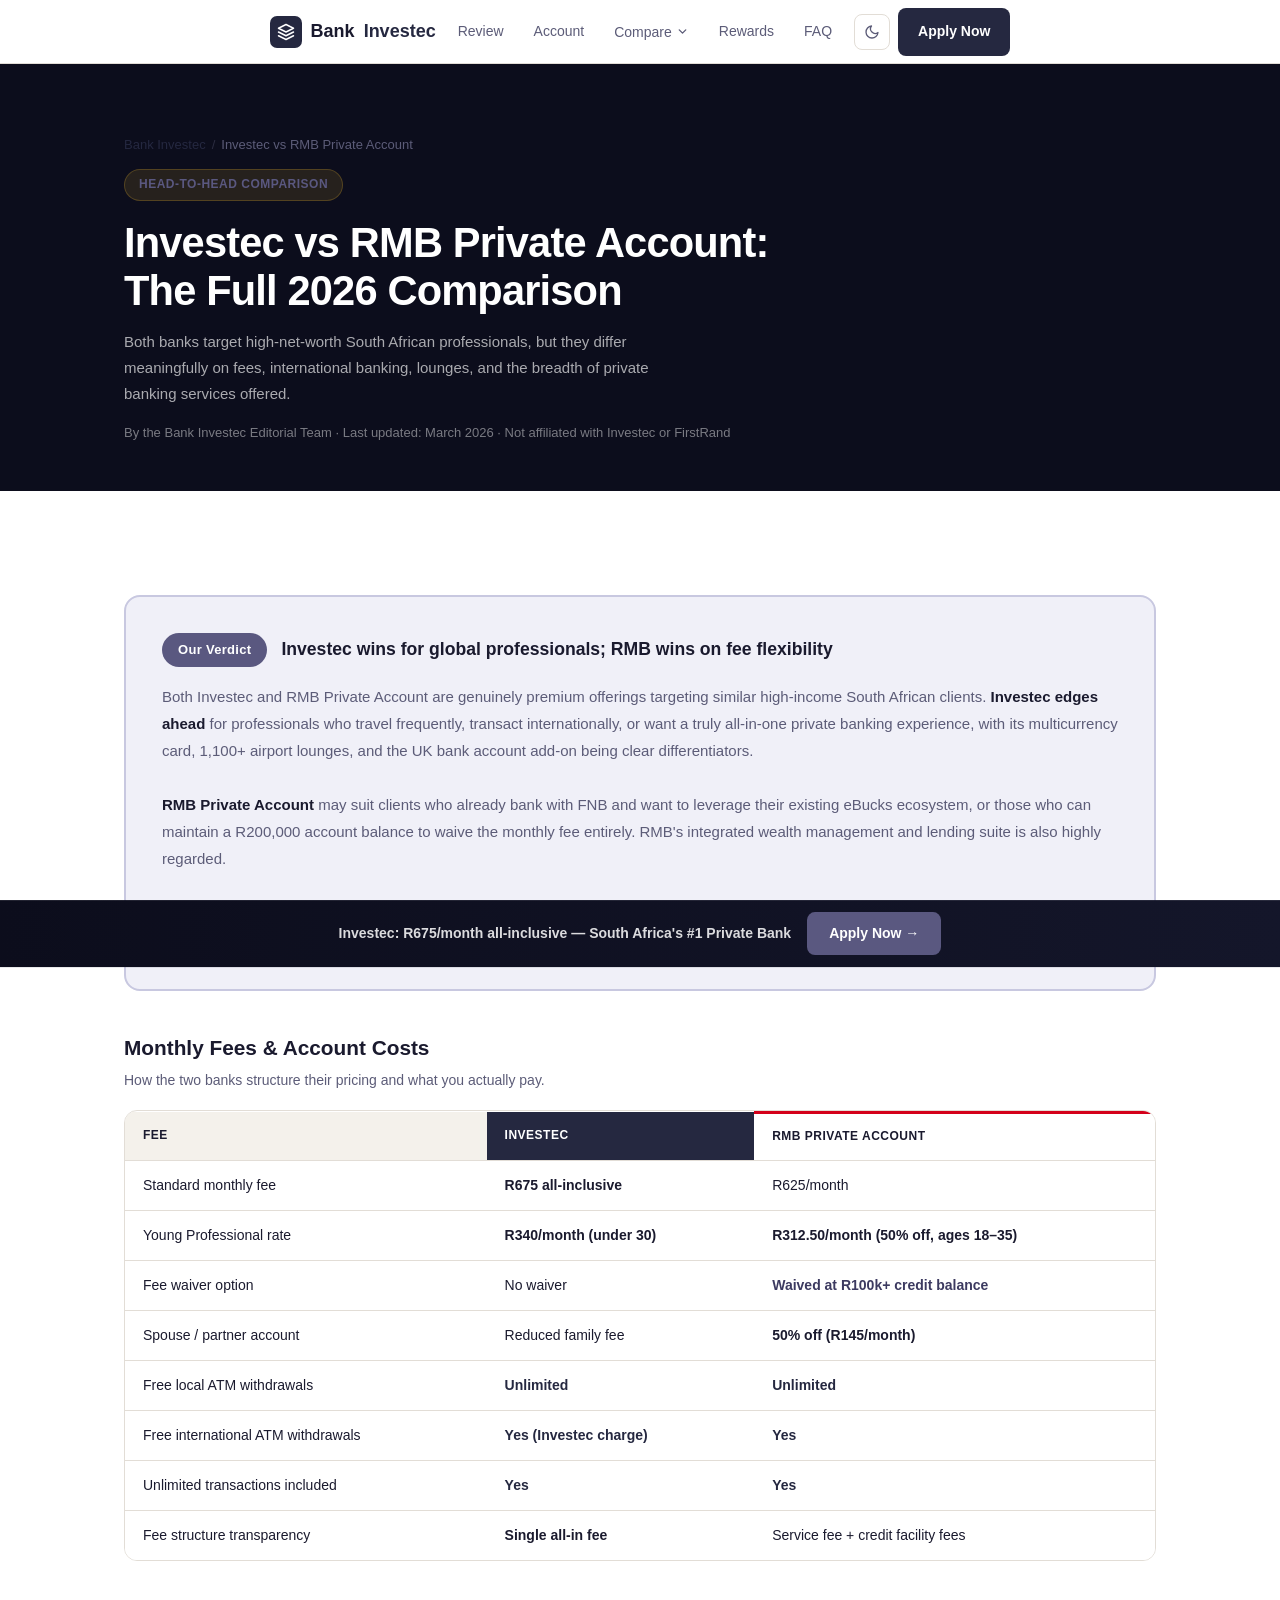
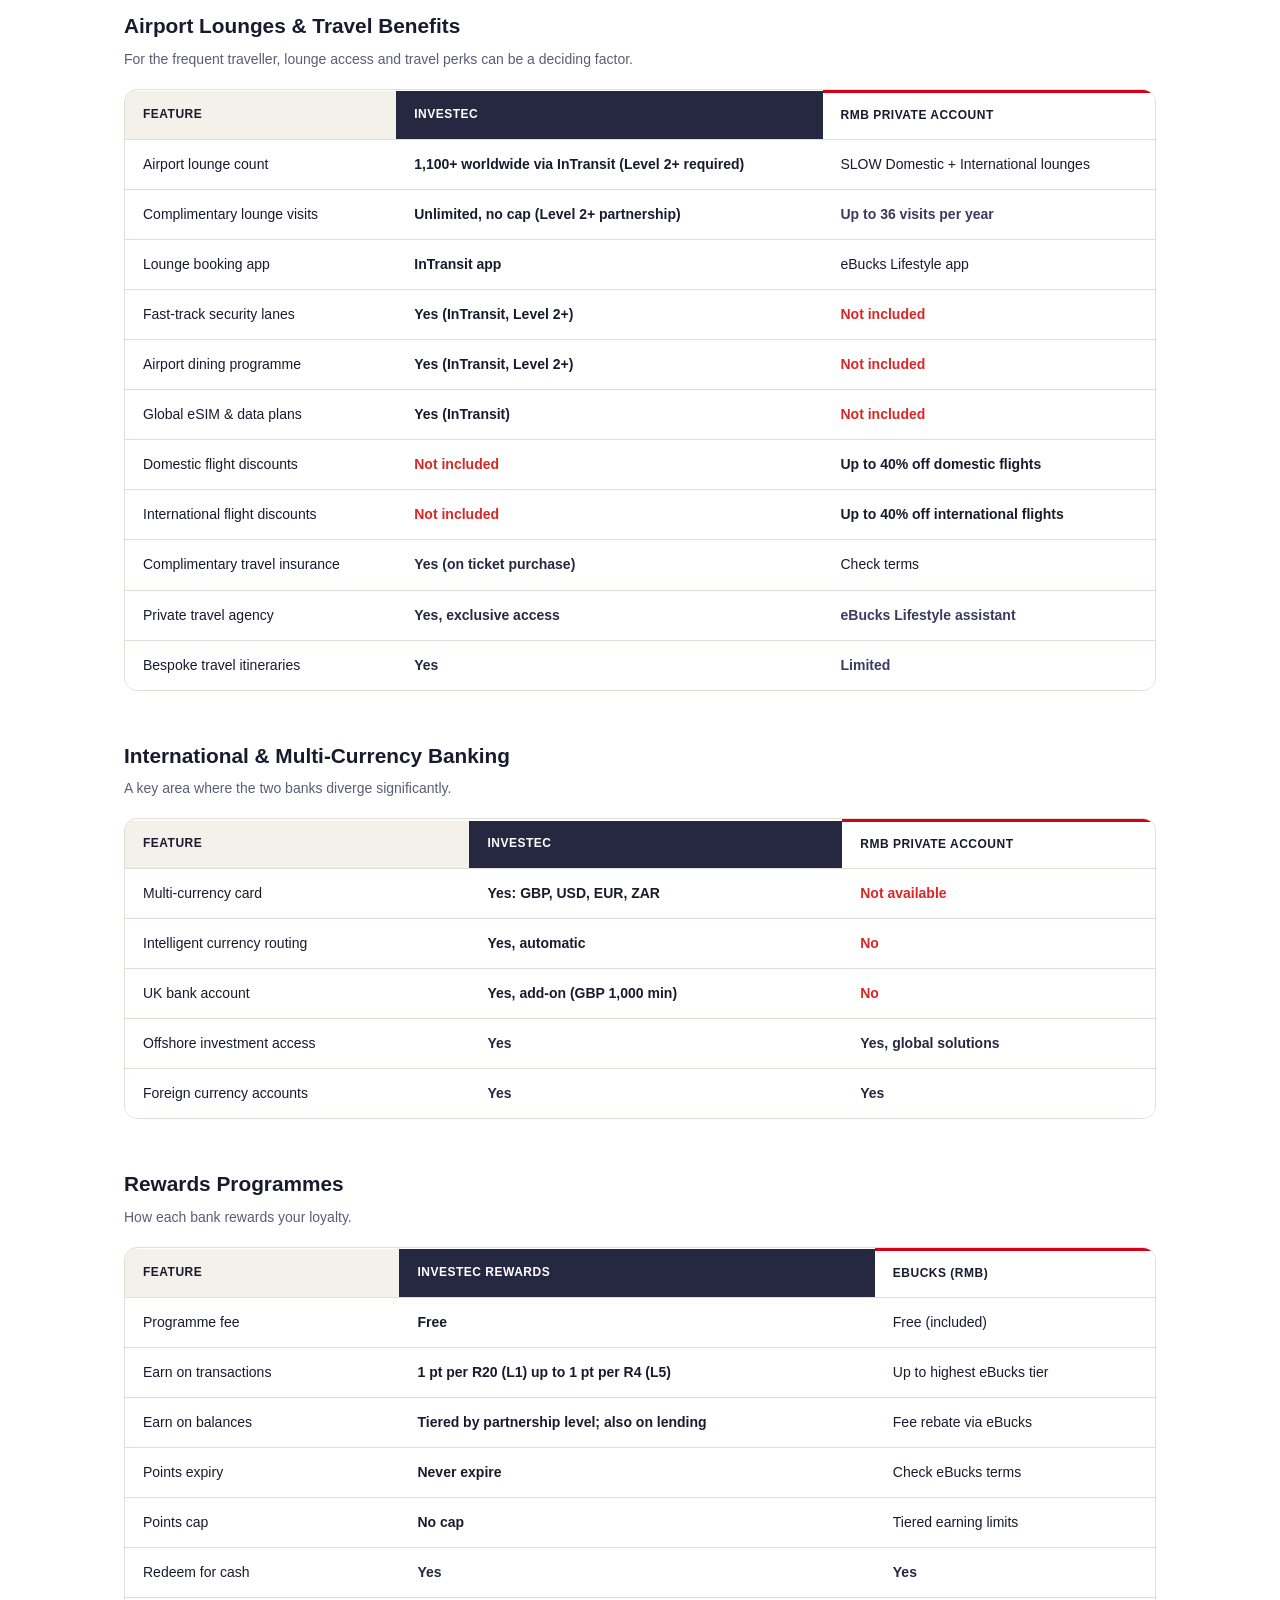
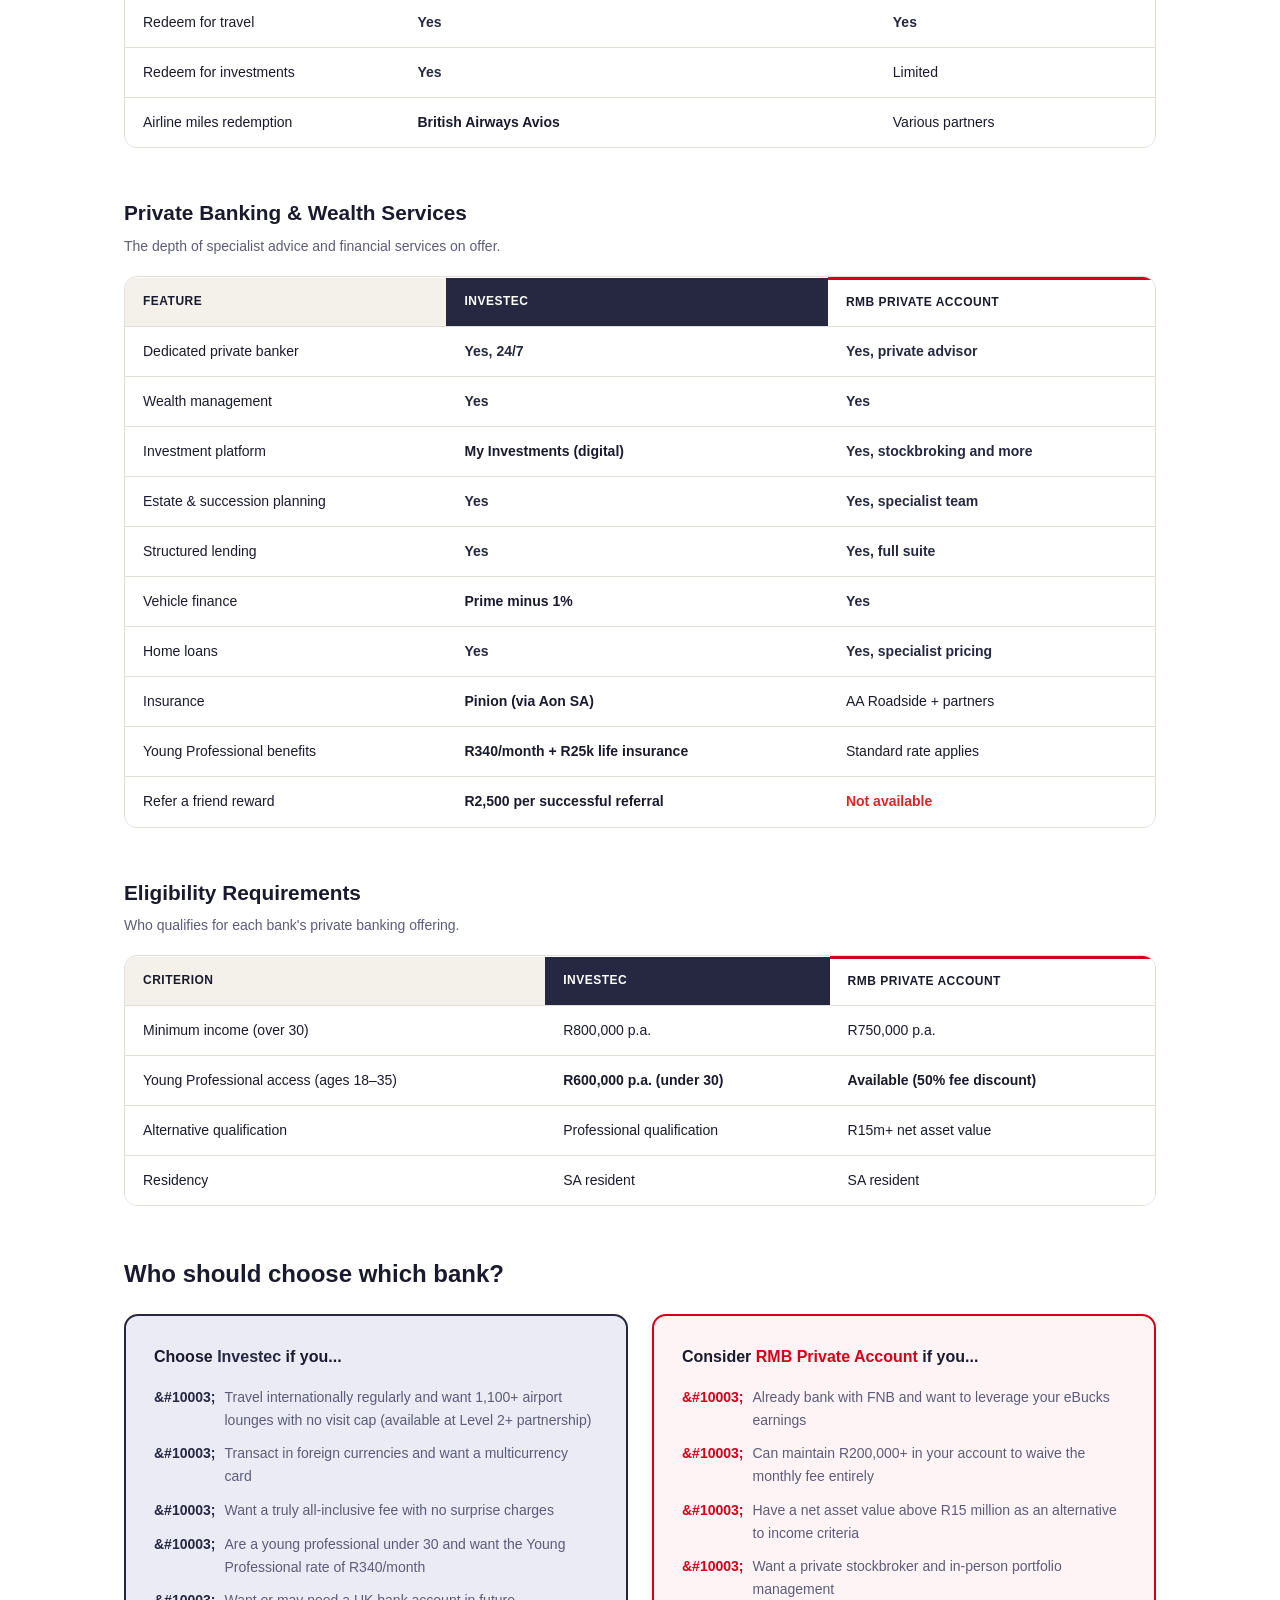
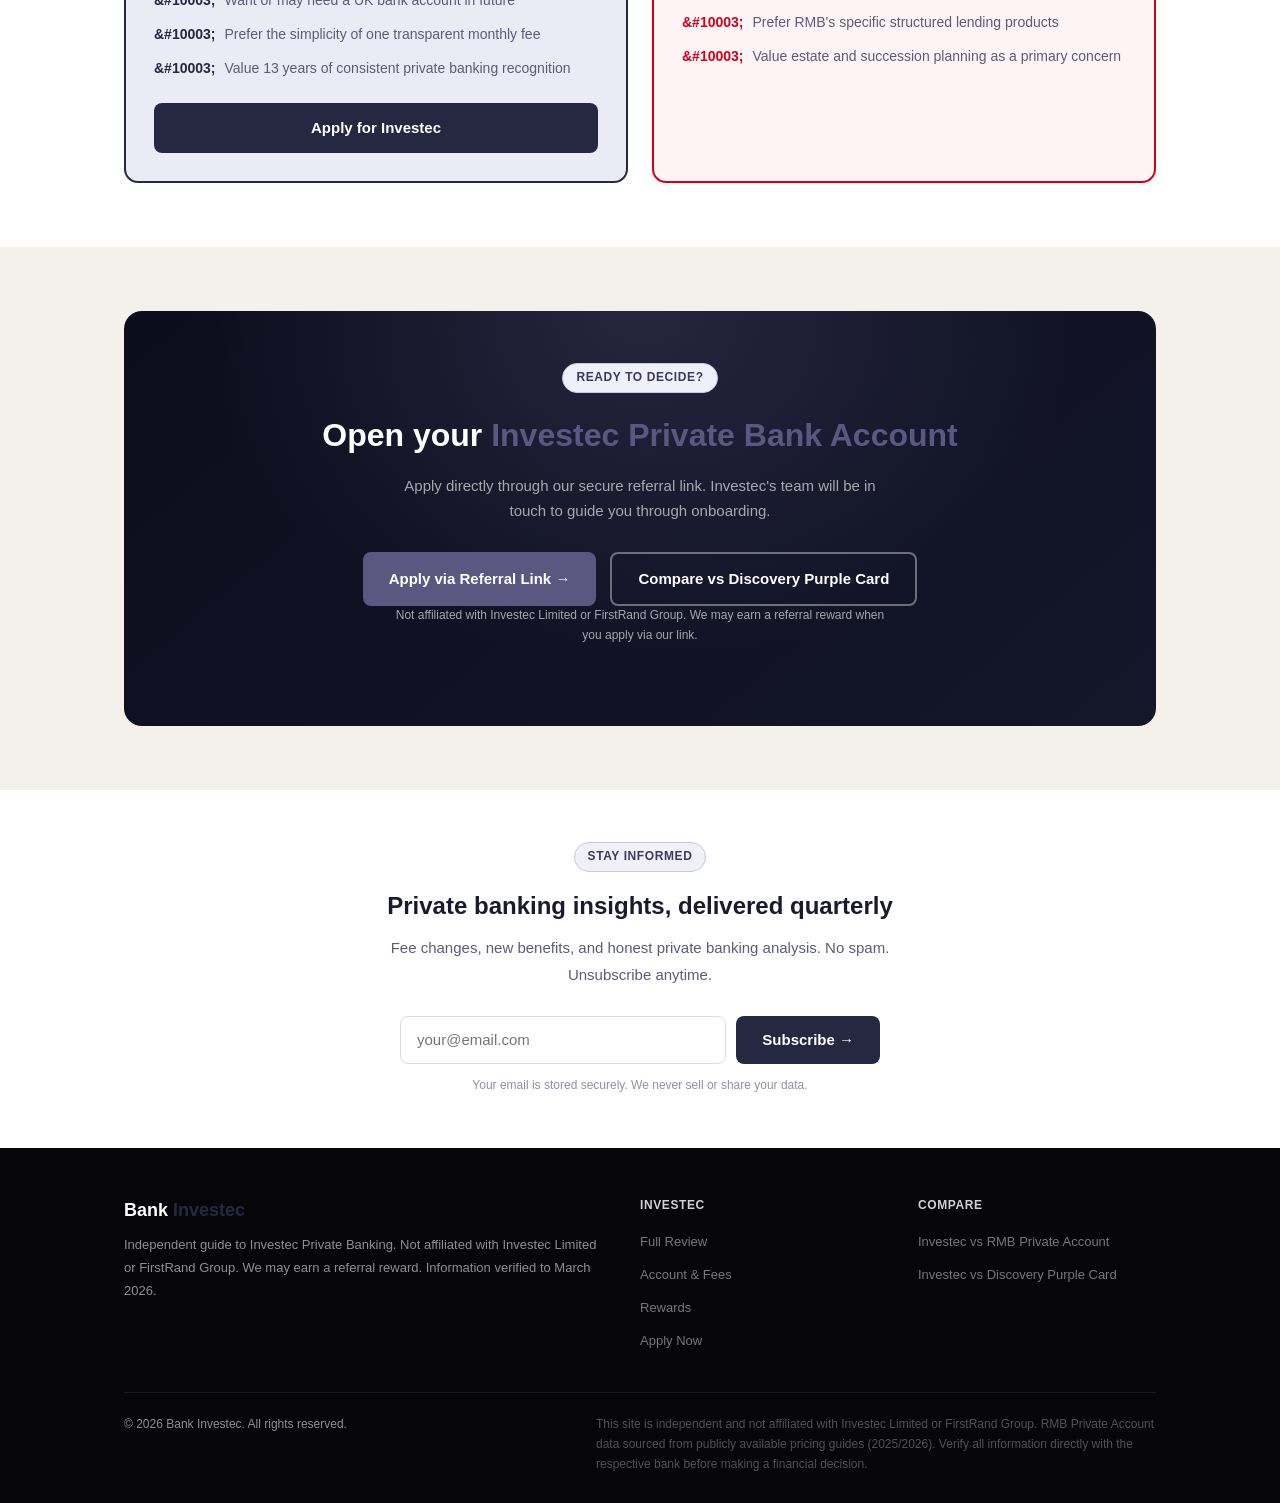
<file: investec/vs-rmb.html>
<!DOCTYPE html>
<html lang="en" data-theme="">
<head>
  <meta charset="UTF-8">
  <meta name="viewport" content="width=device-width, initial-scale=1.0">
  <meta http-equiv="Content-Security-Policy" content="default-src 'self'; script-src 'self' 'unsafe-inline' https://www.googletagmanager.com; style-src 'self' 'unsafe-inline' https://fonts.googleapis.com; font-src 'self' https://fonts.gstatic.com; connect-src 'self' https://script.google.com https://www.google-analytics.com https://analytics.google.com; img-src 'self' data: https:; frame-src 'none';">
  <meta name="referrer" content="strict-origin-when-cross-origin">
  <title>Investec vs RMB Private Account: Full 2026 Comparison | Bank Investec</title>
  <meta name="description" content="Investec Private Banking vs RMB Private Account compared head-to-head. Fees, airport lounges, rewards, eligibility, and our verdict on which private bank is right for you.">
  <meta property="og:title" content="Investec vs RMB Private Account: Full 2026 Comparison | Bank Investec">
  <meta property="og:description" content="A detailed, unbiased comparison of Investec and RMB Private Account: fees, rewards, lounges, and our verdict.">
  <meta property="og:type" content="article">
  <meta property="og:url" content="https://bankinvestec.co.za/vs-rmb.html">
  <link rel="canonical" href="https://bankinvestec.co.za/vs-rmb.html">
  <meta name="robots" content="index, follow">
  <script type="application/ld+json">
  {
    "@context": "https://schema.org",
    "@type": "Article",
    "headline": "Investec vs RMB Private Account: Full 2026 Comparison",
    "description": "Detailed comparison of Investec Private Banking and RMB Private Account — fees, lounges, rewards, and eligibility for South African HNW professionals.",
    "dateModified": "2026-03-01",
    "publisher": { "@type": "Organization", "name": "Bank Investec", "url": "https://bankinvestec.co.za/" }
  }
  </script>
  <script type="application/ld+json">
  {
    "@context": "https://schema.org",
    "@type": "BreadcrumbList",
    "itemListElement": [
      { "@type": "ListItem", "position": 1, "name": "Bank Investec", "item": "https://bankinvestec.co.za/" },
      { "@type": "ListItem", "position": 2, "name": "Investec vs RMB Private Account", "item": "https://bankinvestec.co.za/vs-rmb.html" }
    ]
  }
  </script>
  <link rel="preconnect" href="https://fonts.googleapis.com">
  <link rel="preconnect" href="https://fonts.gstatic.com" crossorigin>
  <link href="https://fonts.googleapis.com/css2?family=Inter:wght@300;400;500;600;700;800;900&display=swap" rel="stylesheet">
  <!-- Google tag (gtag.js) -->
  <script async src="https://www.googletagmanager.com/gtag/js?id=G-VRPT9VEJJD"></script>
  <script>
    window.dataLayer = window.dataLayer || [];
    function gtag(){dataLayer.push(arguments);}
    gtag('js', new Date());
    gtag('config', 'G-VRPT9VEJJD');
  </script>
  <style>
    :root {
      --accent:        #252840;
      --accent-dark:   #14162A;
      --accent-light:  #EAEBF5;
      --accent-border: #B8B8D8;
      --hero-bg:       #0C0D1C;
      --dark-bg:       #060609;
      --page-bg:       #F4F1EB;
      --white:         #FFFFFF;
      --text:          #1A1A2E;
      --text-muted:    #5C5C78;
      --text-light:    #9090A8;
      --border:        #E2DDD6;
      --gold:          #5A5880;
      --gold-dark:     #3C3A60;
      --gold-light:    #F0F0F8;
      --gold-border:   #C8C8E0;
      --rmb-color:     #D4001A;
      --rmb-light:     #FFF4F5;
      --nav-h:         64px;
      --card-bg:       #FFFFFF;
      --shadow:        rgba(0,0,0,0.07);
    }
    [data-theme="dark"] {
      --page-bg:       #0A0B16;
      --white:         #12131E;
      --card-bg:       #1A1B2C;
      --text:          #EDECF4;
      --text-muted:    #9898B8;
      --text-light:    #6A6A88;
      --border:        #242438;
      --accent-light:  #141528;
      --accent-border: #282A4A;
      --gold-light:    #181824;
      --gold-border:   #2C2C48;
      --shadow:        rgba(0,0,0,0.5);
      --rmb-light:     #200810;
    }
    *, *::before, *::after { box-sizing: border-box; margin: 0; padding: 0; }
    html { scroll-behavior: smooth; }
    body { font-family: 'Inter', sans-serif; font-size: 15px; color: var(--text); background: var(--page-bg); line-height: 1.65; transition: background .25s, color .25s; }
    a { color: inherit; text-decoration: none; }
    .container { max-width: 1080px; margin: 0 auto; padding: 0 24px; }
    .btn { display: inline-flex; align-items: center; gap: 8px; padding: 13px 26px; border-radius: 8px; font-weight: 700; font-size: 15px; cursor: pointer; transition: all .2s; border: none; font-family: inherit; min-height: 48px; touch-action: manipulation; }
    .btn-primary { background: var(--accent); color: #fff; }
    .btn-primary:hover { background: var(--accent-dark); transform: translateY(-1px); box-shadow: 0 4px 18px rgba(37,40,64,.35); }
    .btn-gold { background: var(--gold); color: #fff; }
    .btn-gold:hover { background: var(--gold-dark); transform: translateY(-1px); box-shadow: 0 4px 18px rgba(90,88,128,.4); }
    .btn-outline { background: transparent; color: #fff; border: 2px solid rgba(255,255,255,.38); }
    .btn-outline:hover { border-color: #fff; background: rgba(255,255,255,.09); }
    .section { padding: 64px 0; }
    .section-alt { background: var(--page-bg); }
    .section-white { background: var(--white); }
    .badge { display: inline-block; padding: 4px 13px; border-radius: 20px; font-size: 12px; font-weight: 700; letter-spacing: .6px; text-transform: uppercase; }
    .badge-gold { background: var(--gold-light); color: var(--gold-dark); border: 1px solid var(--gold-border); }
    .badge-green { background: var(--accent-light); color: var(--accent-dark); border: 1px solid var(--accent-border); }

    /* Nav */
    .nav { position: sticky; top: 0; z-index: 100; background: var(--white); border-bottom: 1px solid var(--border); height: var(--nav-h); display: flex; align-items: center; transition: background .25s, border-color .25s; }
    [data-theme="dark"] .nav { background: #0C0D1C; border-color: rgba(255,255,255,0.07); }
    .nav-inner { display: flex; align-items: center; justify-content: space-between; width: 100%; gap: 8px; }
    .nav-logo { font-size: 18px; font-weight: 800; color: var(--text); display: flex; align-items: center; gap: 9px; flex-shrink: 0; }
    .logo-mark { width: 32px; height: 32px; background: var(--accent); border-radius: 7px; display: flex; align-items: center; justify-content: center; }
    .logo-mark svg { width: 18px; height: 18px; fill: none; stroke: #fff; stroke-width: 2; stroke-linecap: round; stroke-linejoin: round; }
    .nav-logo em { color: var(--accent); font-style: normal; }
    .nav-links { display: flex; align-items: center; gap: 2px; }
    .nav-links a { padding: 8px 14px; border-radius: 6px; font-size: 14px; font-weight: 500; color: var(--text-muted); transition: all .15s; min-height: 40px; display: flex; align-items: center; }
    .nav-links a:hover { color: var(--text); background: var(--accent-light); }
    .nav-dd { position: relative; }
    .nav-dd-btn { display: flex; align-items: center; gap: 4px; padding: 8px 14px; border-radius: 6px; font-size: 14px; font-weight: 500; color: var(--text-muted); cursor: pointer; background: none; border: none; font-family: inherit; transition: all .15s; min-height: 40px; }
    .nav-dd-btn:hover { color: var(--text); background: var(--accent-light); }
    .nav-dd-menu { display: none; position: absolute; top: calc(100% + 8px); left: 0; background: var(--card-bg); border: 1px solid var(--border); border-radius: 10px; padding: 6px; min-width: 240px; box-shadow: 0 8px 28px var(--shadow); z-index: 200; }
    .nav-dd-menu.open { display: block; }
    .nav-dd-menu a { display: flex; align-items: center; padding: 10px 14px; border-radius: 6px; font-size: 14px; color: var(--text); transition: background .15s; min-height: 40px; }
    .nav-dd-menu a:hover { background: var(--accent-light); color: var(--accent); }
    .nav-right { display: flex; align-items: center; gap: 8px; flex-shrink: 0; }
    .theme-toggle { width: 36px; height: 36px; border-radius: 8px; border: 1px solid var(--border); background: var(--card-bg); cursor: pointer; display: flex; align-items: center; justify-content: center; transition: all .2s; color: var(--text-muted); }
    .theme-toggle:hover { border-color: var(--accent); color: var(--accent); background: var(--accent-light); }
    .theme-toggle svg { width: 16px; height: 16px; stroke: currentColor; fill: none; stroke-width: 2; stroke-linecap: round; stroke-linejoin: round; }
    .hamburger { display: none; background: none; border: none; cursor: pointer; padding: 8px; min-width: 40px; min-height: 48px; align-items: center; justify-content: center; flex-direction: column; gap: 5px; }
    .hamburger span { display: block; width: 22px; height: 2px; background: var(--text); border-radius: 2px; }
    [data-theme="dark"] .hamburger span { background: #fff; }
    .m-nav { display: none; position: fixed; top: var(--nav-h); left: 0; right: 0; bottom: 0; background: var(--white); overflow-y: auto; z-index: 99; padding: 16px; transition: background .25s; }
    [data-theme="dark"] .m-nav { background: #0C0D1C; }
    .m-nav a { display: flex; align-items: center; padding: 13px 16px; border-radius: 8px; font-size: 16px; font-weight: 500; color: var(--text); min-height: 48px; }
    .m-nav a:hover { background: var(--accent-light); }
    .m-nav-cta { display: block; margin-top: 16px; text-align: center; background: var(--accent); color: #fff !important; padding: 15px; border-radius: 10px; font-weight: 700; min-height: 52px; }

    /* Breadcrumb */
    .breadcrumb { padding: 14px 0; font-size: 13px; color: var(--text-muted); display: flex; align-items: center; gap: 6px; flex-wrap: wrap; }
    .breadcrumb a { color: var(--accent); }
    .breadcrumb-sep { opacity: .4; }

    /* Page Hero */
    .page-hero { background: var(--hero-bg); padding: 56px 0 48px; color: #fff; }
    .page-hero-tag { display: inline-block; padding: 5px 14px; background: rgba(184,146,42,.15); border: 1px solid rgba(184,146,42,.3); border-radius: 20px; font-size: 12px; font-weight: 700; letter-spacing: .5px; text-transform: uppercase; color: var(--gold); margin-bottom: 18px; }
    .page-hero h1 { font-size: clamp(1.7rem, 4vw, 2.6rem); font-weight: 900; line-height: 1.15; margin-bottom: 14px; letter-spacing: -.02em; }
    .page-hero-meta { font-size: 13px; color: rgba(255,255,255,.45); margin-top: 14px; }

    /* Verdict Box */
    .verdict-box { background: var(--gold-light); border: 2px solid var(--gold-border); border-radius: 16px; padding: 36px; margin: 40px 0; }
    .verdict-header { display: flex; align-items: center; gap: 14px; margin-bottom: 16px; flex-wrap: wrap; }
    .verdict-badge { padding: 6px 16px; background: var(--gold); color: #fff; border-radius: 20px; font-size: 13px; font-weight: 800; letter-spacing: .3px; }
    .verdict-title { font-size: 1.1rem; font-weight: 800; }
    .verdict-body { font-size: 15px; color: var(--text-muted); line-height: 1.8; }
    .verdict-body strong { color: var(--text); }

    /* Comparison tables */
    .cmp-section { margin-bottom: 48px; }
    .cmp-section h2 { font-size: 1.3rem; font-weight: 800; margin-bottom: 4px; }
    .cmp-section .cmp-sub { font-size: 14px; color: var(--text-muted); margin-bottom: 18px; }
    .table-wrap { overflow-x: auto; border-radius: 13px; border: 1px solid var(--border); }
    .cmp-table { width: 100%; border-collapse: collapse; font-size: 14px; }
    .cmp-table th, .cmp-table td { padding: 13px 18px; text-align: left; border-bottom: 1px solid var(--border); }
    .cmp-table thead th { font-size: 12px; font-weight: 700; text-transform: uppercase; letter-spacing: .5px; background: var(--page-bg); white-space: nowrap; color: var(--text); }
    .cmp-table thead th.col-inv { background: var(--accent); color: #fff; }
    .cmp-table thead th.col-rmb { background: var(--card-bg); color: var(--text); border-top: 3px solid #D4001A; }
    .cmp-table tbody tr:last-child td { border-bottom: none; }
    .cmp-table tbody td { background: var(--card-bg); color: var(--text); }
    .cmp-table tbody tr:hover td { background: var(--accent-light); }
    .val-good { color: var(--accent); font-weight: 600; }
    .chk-yes { color: var(--accent); font-weight: 700; }
    .chk-no { color: #DC2626; font-weight: 700; }
    .chk-part { color: var(--gold-dark); font-weight: 600; }

    /* Who should choose */
    .who-grid { display: grid; grid-template-columns: 1fr 1fr; gap: 24px; }
    .who-card { border-radius: 14px; padding: 28px; border: 2px solid var(--border); }
    .who-card.inv { border-color: var(--accent); background: var(--accent-light); }
    .who-card.rmb { border-color: var(--rmb-color); background: var(--rmb-light); }
    .who-card h3 { font-size: 1rem; font-weight: 800; margin-bottom: 16px; }
    .who-card h3 em { font-style: normal; }
    .who-card.inv h3 em { color: var(--accent); }
    .who-card.rmb h3 em { color: var(--rmb-color); }
    .who-list { display: flex; flex-direction: column; gap: 10px; }
    .who-item { display: flex; align-items: flex-start; gap: 9px; font-size: 14px; color: var(--text-muted); min-height: 24px; }
    .who-item::before { content: '&#10003;'; font-weight: 800; flex-shrink: 0; }
    .who-card.inv .who-item::before { color: var(--accent); }
    .who-card.rmb .who-item::before { color: var(--rmb-color); }

    /* CTA box */
    .cta-box { background: linear-gradient(140deg, #0C0D1C 0%, #14162A 100%); border-radius: 18px; padding: 52px; text-align: center; color: #fff; position: relative; overflow: hidden; }
    .cta-box::before { content: ''; position: absolute; inset: 0; background: radial-gradient(ellipse at 50% 0%, rgba(90,88,128,.3) 0%, transparent 60%); }
    .cta-inner { position: relative; z-index: 1; }
    .cta-box h2 { font-size: clamp(1.5rem, 3vw, 2rem); font-weight: 800; margin-bottom: 12px; }
    .cta-box h2 em { color: var(--gold); font-style: normal; }
    .cta-box p { color: rgba(255,255,255,.62); max-width: 500px; margin: 0 auto 28px; }
    .cta-actions { display: flex; justify-content: center; gap: 14px; flex-wrap: wrap; }
    .cta-disc { margin-top: 18px; font-size: 12px; color: rgba(255,255,255,.3); }

    /* Footer */
    .footer { background: var(--dark-bg); color: rgba(255,255,255,.55); padding: 48px 0 28px; }
    .footer-grid { display: grid; grid-template-columns: 2fr 1fr 1fr; gap: 40px; margin-bottom: 40px; }
    .footer-brand { font-size: 18px; font-weight: 800; color: #fff; margin-bottom: 9px; }
    .footer-brand em { color: var(--accent); font-style: normal; }
    .footer-desc { font-size: 13px; line-height: 1.75; }
    .footer-col h4 { font-size: 12px; font-weight: 700; text-transform: uppercase; letter-spacing: .6px; color: rgba(255,255,255,.82); margin-bottom: 14px; }
    .footer-col ul { list-style: none; display: flex; flex-direction: column; gap: 8px; }
    .footer-col ul a { font-size: 13px; color: rgba(255,255,255,.45); transition: color .15s; }
    .footer-col ul a:hover { color: var(--accent); }
    .footer-bottom { border-top: 1px solid rgba(255,255,255,.08); padding-top: 22px; display: flex; justify-content: space-between; align-items: flex-start; gap: 20px; flex-wrap: wrap; }
    .footer-copy { font-size: 12px; }
    .footer-legal { font-size: 12px; color: rgba(255,255,255,.3); max-width: 560px; line-height: 1.65; }

    /* Sticky apply bar */
    .sticky-apply { position: fixed; bottom: 0; left: 0; right: 0; background: linear-gradient(90deg, #0C0D1C, #14162A); padding: 12px 24px; z-index: 300; transform: translateY(100%); transition: transform .35s ease; }
    .sticky-apply.visible { transform: translateY(0); }

    @media (max-width: 768px) {
      .who-grid { grid-template-columns: 1fr; }
      .footer-grid { grid-template-columns: 1fr 1fr; }
      .cta-box { padding: 36px 22px; }
    }
    @media (max-width: 600px) {
      .nav-links { display: none; }
      .hamburger { display: flex; }
      .footer-grid { grid-template-columns: 1fr; }
      .section { padding: 44px 0; }
      .nav-right .btn { display: none; }
    }
  </style>
</head>
<body>

<!-- Navigation -->
<nav class="nav">
  <div class="container">
    <div class="nav-inner">
      <a href="index.html" class="nav-logo">
        <div class="logo-mark">
          <svg viewBox="0 0 24 24"><path d="M12 2L2 7l10 5 10-5-10-5M2 17l10 5 10-5M2 12l10 5 10-5"/></svg>
        </div>
        Bank <em>Investec</em>
      </a>
      <div class="nav-links">
        <a href="index.html#review">Review</a>
        <a href="index.html#features">Account</a>
        <div class="nav-dd">
          <button class="nav-dd-btn" onclick="toggleDropdown(event,'ddMenu')" aria-haspopup="true">Compare <svg width="13" height="13" viewBox="0 0 24 24" fill="none" stroke="currentColor" stroke-width="2.5" stroke-linecap="round" stroke-linejoin="round"><polyline points="6 9 12 15 18 9"/></svg></button>
          <div class="nav-dd-menu" id="ddMenu" role="menu">
            <a href="vs-rmb.html">Investec vs RMB Private Account</a>
            <a href="vs-discovery.html">Investec vs Discovery Purple Card</a>
          </div>
        </div>
        <a href="index.html#rewards">Rewards</a>
        <a href="index.html#faq">FAQ</a>
      </div>
      <div class="nav-right">
        <button class="theme-toggle" id="themeToggle" aria-label="Toggle dark mode" onclick="toggleTheme()">
          <svg id="moonIcon" viewBox="0 0 24 24"><path d="M21 12.79A9 9 0 1111.21 3 7 7 0 0021 12.79z"/></svg>
          <svg id="sunIcon" viewBox="0 0 24 24" style="display:none"><circle cx="12" cy="12" r="5"/><line x1="12" y1="1" x2="12" y2="3"/><line x1="12" y1="21" x2="12" y2="23"/><line x1="4.22" y1="4.22" x2="5.64" y2="5.64"/><line x1="18.36" y1="18.36" x2="19.78" y2="19.78"/><line x1="1" y1="12" x2="3" y2="12"/><line x1="21" y1="12" x2="23" y2="12"/><line x1="4.22" y1="19.78" x2="5.64" y2="18.36"/><line x1="18.36" y1="5.64" x2="19.78" y2="4.22"/></svg>
        </button>
        <a href="https://referrals.investec.com/apply/FYmhJw" target="_blank" rel="noopener" class="btn btn-primary" style="font-size:14px;padding:9px 20px;" onclick="trackApply()">Apply Now</a>
        <button class="hamburger" onclick="toggleNav()" aria-label="Menu">
          <span></span><span></span><span></span>
        </button>
      </div>
    </div>
  </div>
</nav>

<div class="m-nav" id="mNav">
  <a href="index.html">Home</a>
  <a href="index.html#features">Account &amp; Fees</a>
  <a href="vs-rmb.html">Investec vs RMB Private Account</a>
  <a href="vs-discovery.html">Investec vs Discovery Purple Card</a>
  <a href="https://referrals.investec.com/apply/FYmhJw" class="m-nav-cta" target="_blank" rel="noopener" onclick="trackApply()">Apply for Private Banking</a>
</div>

<!-- Page Hero -->
<section class="page-hero">
  <div class="container">
    <div class="breadcrumb">
      <a href="index.html">Bank Investec</a>
      <span class="breadcrumb-sep">/</span>
      <span>Investec vs RMB Private Account</span>
    </div>
    <div class="page-hero-tag">Head-to-Head Comparison</div>
    <h1>Investec vs RMB Private Account:<br>The Full 2026 Comparison</h1>
    <p style="color:rgba(255,255,255,.65);max-width:580px;margin-top:14px;line-height:1.75;">Both banks target high-net-worth South African professionals, but they differ meaningfully on fees, international banking, lounges, and the breadth of private banking services offered.</p>
    <div class="page-hero-meta">By the Bank Investec Editorial Team &middot; Last updated: March 2026 &middot; Not affiliated with Investec or FirstRand</div>
  </div>
</section>

<!-- Verdict -->
<section class="section section-white">
  <div class="container">
    <div class="verdict-box">
      <div class="verdict-header">
        <div class="verdict-badge">Our Verdict</div>
        <div class="verdict-title">Investec wins for global professionals; RMB wins on fee flexibility</div>
      </div>
      <div class="verdict-body">
        <p>Both Investec and RMB Private Account are genuinely premium offerings targeting similar high-income South African clients. <strong>Investec edges ahead</strong> for professionals who travel frequently, transact internationally, or want a truly all-in-one private banking experience, with its multicurrency card, 1,100+ airport lounges, and the UK bank account add-on being clear differentiators.</p>
        <br>
        <p><strong>RMB Private Account</strong> may suit clients who already bank with FNB and want to leverage their existing eBucks ecosystem, or those who can maintain a R200,000 account balance to waive the monthly fee entirely. RMB's integrated wealth management and lending suite is also highly regarded.</p>
        <br>
        <p>For most ambitious South African professionals starting their private banking journey, <strong>Investec's single transparent fee and superior international features make it the stronger choice</strong>, particularly if you earn above R800,000 and travel internationally with any regularity.</p>
      </div>
    </div>

    <!-- Fees -->
    <div class="cmp-section">
      <h2>Monthly Fees &amp; Account Costs</h2>
      <p class="cmp-sub">How the two banks structure their pricing and what you actually pay.</p>
      <div class="table-wrap">
        <table class="cmp-table">
          <thead>
            <tr>
              <th>Fee</th>
              <th class="col-inv">Investec</th>
              <th class="col-rmb">RMB Private Account</th>
            </tr>
          </thead>
          <tbody>
            <tr><td>Standard monthly fee</td><td class="val-good">R675 all-inclusive</td><td>R625/month</td></tr>
            <tr><td>Young Professional rate</td><td class="val-good">R340/month (under 30)</td><td class="val-good">R312.50/month (50% off, ages 18–35)</td></tr>
            <tr><td>Fee waiver option</td><td>No waiver</td><td><span class="chk-part">Waived at R100k+ credit balance</span></td></tr>
            <tr><td>Spouse / partner account</td><td>Reduced family fee</td><td class="val-good">50% off (R145/month)</td></tr>
            <tr><td>Free local ATM withdrawals</td><td><span class="chk-yes">Unlimited</span></td><td><span class="chk-yes">Unlimited</span></td></tr>
            <tr><td>Free international ATM withdrawals</td><td><span class="chk-yes">Yes (Investec charge)</span></td><td><span class="chk-yes">Yes</span></td></tr>
            <tr><td>Unlimited transactions included</td><td><span class="chk-yes">Yes</span></td><td><span class="chk-yes">Yes</span></td></tr>
            <tr><td>Fee structure transparency</td><td class="val-good">Single all-in fee</td><td>Service fee + credit facility fees</td></tr>
          </tbody>
        </table>
      </div>
    </div>

    <!-- Airport Lounges & Travel -->
    <div class="cmp-section">
      <h2>Airport Lounges &amp; Travel Benefits</h2>
      <p class="cmp-sub">For the frequent traveller, lounge access and travel perks can be a deciding factor.</p>
      <div class="table-wrap">
        <table class="cmp-table">
          <thead>
            <tr>
              <th>Feature</th>
              <th class="col-inv">Investec</th>
              <th class="col-rmb">RMB Private Account</th>
            </tr>
          </thead>
          <tbody>
            <tr><td>Airport lounge count</td><td class="val-good">1,100+ worldwide via InTransit (Level 2+ required)</td><td>SLOW Domestic + International lounges</td></tr>
            <tr><td>Complimentary lounge visits</td><td class="val-good">Unlimited, no cap (Level 2+ partnership)</td><td><span class="chk-part">Up to 36 visits per year</span></td></tr>
            <tr><td>Lounge booking app</td><td class="val-good">InTransit app</td><td>eBucks Lifestyle app</td></tr>
            <tr><td>Fast-track security lanes</td><td class="val-good">Yes (InTransit, Level 2+)</td><td><span class="chk-no">Not included</span></td></tr>
            <tr><td>Airport dining programme</td><td class="val-good">Yes (InTransit, Level 2+)</td><td><span class="chk-no">Not included</span></td></tr>
            <tr><td>Global eSIM &amp; data plans</td><td class="val-good">Yes (InTransit)</td><td><span class="chk-no">Not included</span></td></tr>
            <tr><td>Domestic flight discounts</td><td><span class="chk-no">Not included</span></td><td class="val-good">Up to 40% off domestic flights</td></tr>
            <tr><td>International flight discounts</td><td><span class="chk-no">Not included</span></td><td class="val-good">Up to 40% off international flights</td></tr>
            <tr><td>Complimentary travel insurance</td><td><span class="chk-yes">Yes (on ticket purchase)</span></td><td>Check terms</td></tr>
            <tr><td>Private travel agency</td><td><span class="chk-yes">Yes, exclusive access</span></td><td><span class="chk-part">eBucks Lifestyle assistant</span></td></tr>
            <tr><td>Bespoke travel itineraries</td><td><span class="chk-yes">Yes</span></td><td><span class="chk-part">Limited</span></td></tr>
          </tbody>
        </table>
      </div>
    </div>

    <!-- International Banking -->
    <div class="cmp-section">
      <h2>International &amp; Multi-Currency Banking</h2>
      <p class="cmp-sub">A key area where the two banks diverge significantly.</p>
      <div class="table-wrap">
        <table class="cmp-table">
          <thead>
            <tr>
              <th>Feature</th>
              <th class="col-inv">Investec</th>
              <th class="col-rmb">RMB Private Account</th>
            </tr>
          </thead>
          <tbody>
            <tr><td>Multi-currency card</td><td class="val-good">Yes: GBP, USD, EUR, ZAR</td><td><span class="chk-no">Not available</span></td></tr>
            <tr><td>Intelligent currency routing</td><td class="val-good">Yes, automatic</td><td><span class="chk-no">No</span></td></tr>
            <tr><td>UK bank account</td><td class="val-good">Yes, add-on (GBP 1,000 min)</td><td><span class="chk-no">No</span></td></tr>
            <tr><td>Offshore investment access</td><td><span class="chk-yes">Yes</span></td><td><span class="chk-yes">Yes, global solutions</span></td></tr>
            <tr><td>Foreign currency accounts</td><td><span class="chk-yes">Yes</span></td><td><span class="chk-yes">Yes</span></td></tr>
          </tbody>
        </table>
      </div>
    </div>

    <!-- Rewards -->
    <div class="cmp-section">
      <h2>Rewards Programmes</h2>
      <p class="cmp-sub">How each bank rewards your loyalty.</p>
      <div class="table-wrap">
        <table class="cmp-table">
          <thead>
            <tr>
              <th>Feature</th>
              <th class="col-inv">Investec Rewards</th>
              <th class="col-rmb">eBucks (RMB)</th>
            </tr>
          </thead>
          <tbody>
            <tr><td>Programme fee</td><td class="val-good">Free</td><td>Free (included)</td></tr>
            <tr><td>Earn on transactions</td><td class="val-good">1 pt per R20 (L1) up to 1 pt per R4 (L5)</td><td>Up to highest eBucks tier</td></tr>
            <tr><td>Earn on balances</td><td class="val-good">Tiered by partnership level; also on lending</td><td>Fee rebate via eBucks</td></tr>
            <tr><td>Points expiry</td><td class="val-good">Never expire</td><td>Check eBucks terms</td></tr>
            <tr><td>Points cap</td><td class="val-good">No cap</td><td>Tiered earning limits</td></tr>
            <tr><td>Redeem for cash</td><td><span class="chk-yes">Yes</span></td><td><span class="chk-yes">Yes</span></td></tr>
            <tr><td>Redeem for travel</td><td><span class="chk-yes">Yes</span></td><td><span class="chk-yes">Yes</span></td></tr>
            <tr><td>Redeem for investments</td><td><span class="chk-yes">Yes</span></td><td>Limited</td></tr>
            <tr><td>Airline miles redemption</td><td class="val-good">British Airways Avios</td><td>Various partners</td></tr>
          </tbody>
        </table>
      </div>
    </div>

    <!-- Private Banking Services -->
    <div class="cmp-section">
      <h2>Private Banking &amp; Wealth Services</h2>
      <p class="cmp-sub">The depth of specialist advice and financial services on offer.</p>
      <div class="table-wrap">
        <table class="cmp-table">
          <thead>
            <tr>
              <th>Feature</th>
              <th class="col-inv">Investec</th>
              <th class="col-rmb">RMB Private Account</th>
            </tr>
          </thead>
          <tbody>
            <tr><td>Dedicated private banker</td><td><span class="chk-yes">Yes, 24/7</span></td><td><span class="chk-yes">Yes, private advisor</span></td></tr>
            <tr><td>Wealth management</td><td><span class="chk-yes">Yes</span></td><td><span class="chk-yes">Yes</span></td></tr>
            <tr><td>Investment platform</td><td class="val-good">My Investments (digital)</td><td><span class="chk-yes">Yes, stockbroking and more</span></td></tr>
            <tr><td>Estate &amp; succession planning</td><td><span class="chk-yes">Yes</span></td><td><span class="chk-yes">Yes, specialist team</span></td></tr>
            <tr><td>Structured lending</td><td><span class="chk-yes">Yes</span></td><td><span class="chk-yes">Yes, full suite</span></td></tr>
            <tr><td>Vehicle finance</td><td class="val-good">Prime minus 1%</td><td><span class="chk-yes">Yes</span></td></tr>
            <tr><td>Home loans</td><td><span class="chk-yes">Yes</span></td><td><span class="chk-yes">Yes, specialist pricing</span></td></tr>
            <tr><td>Insurance</td><td class="val-good">Pinion (via Aon SA)</td><td>AA Roadside + partners</td></tr>
            <tr><td>Young Professional benefits</td><td class="val-good">R340/month + R25k life insurance</td><td>Standard rate applies</td></tr>
            <tr><td>Refer a friend reward</td><td class="val-good">R2,500 per successful referral</td><td><span class="chk-no">Not available</span></td></tr>
          </tbody>
        </table>
      </div>
    </div>

    <!-- Eligibility -->
    <div class="cmp-section">
      <h2>Eligibility Requirements</h2>
      <p class="cmp-sub">Who qualifies for each bank's private banking offering.</p>
      <div class="table-wrap">
        <table class="cmp-table">
          <thead>
            <tr>
              <th>Criterion</th>
              <th class="col-inv">Investec</th>
              <th class="col-rmb">RMB Private Account</th>
            </tr>
          </thead>
          <tbody>
            <tr><td>Minimum income (over 30)</td><td>R800,000 p.a.</td><td>R750,000 p.a.</td></tr>
            <tr><td>Young Professional access (ages 18–35)</td><td class="val-good">R600,000 p.a. (under 30)</td><td class="val-good">Available (50% fee discount)</td></tr>
            <tr><td>Alternative qualification</td><td>Professional qualification</td><td>R15m+ net asset value</td></tr>
            <tr><td>Residency</td><td>SA resident</td><td>SA resident</td></tr>
          </tbody>
        </table>
      </div>
    </div>

    <!-- Who should choose -->
    <h2 style="font-size:1.5rem;font-weight:800;margin-bottom:20px;">Who should choose which bank?</h2>
    <div class="who-grid">
      <div class="who-card inv">
        <h3>Choose <em>Investec</em> if you...</h3>
        <div class="who-list">
          <div class="who-item">Travel internationally regularly and want 1,100+ airport lounges with no visit cap (available at Level 2+ partnership)</div>
          <div class="who-item">Transact in foreign currencies and want a multicurrency card</div>
          <div class="who-item">Want a truly all-inclusive fee with no surprise charges</div>
          <div class="who-item">Are a young professional under 30 and want the Young Professional rate of R340/month</div>
          <div class="who-item">Want or may need a UK bank account in future</div>
          <div class="who-item">Prefer the simplicity of one transparent monthly fee</div>
          <div class="who-item">Value 13 years of consistent private banking recognition</div>
        </div>
        <a href="https://referrals.investec.com/apply/FYmhJw" target="_blank" rel="noopener" class="btn btn-primary" style="margin-top:22px;width:100%;justify-content:center;" onclick="trackApply()">Apply for Investec</a>
      </div>
      <div class="who-card rmb">
        <h3>Consider <em>RMB Private Account</em> if you...</h3>
        <div class="who-list">
          <div class="who-item">Already bank with FNB and want to leverage your eBucks earnings</div>
          <div class="who-item">Can maintain R200,000+ in your account to waive the monthly fee entirely</div>
          <div class="who-item">Have a net asset value above R15 million as an alternative to income criteria</div>
          <div class="who-item">Want a private stockbroker and in-person portfolio management</div>
          <div class="who-item">Prefer RMB's specific structured lending products</div>
          <div class="who-item">Value estate and succession planning as a primary concern</div>
        </div>
      </div>
    </div>
  </div>
</section>

<!-- CTA Box -->
<section class="section section-alt">
  <div class="container">
    <div class="cta-box">
      <div class="cta-inner">
        <div class="badge badge-gold" style="margin-bottom:16px;">Ready to decide?</div>
        <h2>Open your <em>Investec Private Bank Account</em></h2>
        <p>Apply directly through our secure referral link. Investec's team will be in touch to guide you through onboarding.</p>
        <div class="cta-actions">
          <a href="https://referrals.investec.com/apply/FYmhJw" target="_blank" rel="noopener" class="btn btn-gold" onclick="trackApply()">Apply via Referral Link &rarr;</a>
          <a href="vs-discovery.html" class="btn btn-outline">Compare vs Discovery Purple Card</a>
        </div>
        <p class="cta-disc">Not affiliated with Investec Limited or FirstRand Group. We may earn a referral reward when you apply via our link.</p>
      </div>
    </div>
  </div>
</section>

<!-- Email Subscribe -->
<section class="section section-white" id="subscribe" style="padding:52px 0;">
  <div class="container" style="max-width:660px;text-align:center;">
    <div class="badge badge-gold" style="margin-bottom:14px;">Stay Informed</div>
    <h2 style="font-size:1.5rem;font-weight:800;margin-bottom:10px;">Private banking insights, delivered quarterly</h2>
    <p style="color:var(--text-muted);margin-bottom:28px;line-height:1.75;max-width:520px;margin-left:auto;margin-right:auto;">Fee changes, new benefits, and honest private banking analysis. No spam. Unsubscribe anytime.</p>
    <form id="subForm" onsubmit="submitEmail(event)" style="display:flex;gap:10px;max-width:480px;margin:0 auto;flex-wrap:wrap;">
      <input type="text" id="subHoney" name="website" autocomplete="off" tabindex="-1" style="position:absolute;left:-9999px;width:1px;height:1px;opacity:0;" aria-hidden="true">
      <input type="email" id="subEmail" placeholder="your@email.com" required autocomplete="email" style="flex:1;min-width:200px;padding:13px 16px;border:1px solid var(--border);border-radius:8px;font-family:inherit;font-size:15px;color:var(--text);background:var(--card-bg);outline:none;transition:border-color .2s;min-height:48px;touch-action:manipulation;">
      <button type="submit" id="subBtn" class="btn btn-primary" style="white-space:nowrap;touch-action:manipulation;">Subscribe →</button>
    </form>
    <div id="subSuccess" style="display:none;margin-top:16px;color:var(--accent);font-weight:700;font-size:15px;">&#10003; You're on the list. Thank you!</div>
    <div id="subError" style="display:none;margin-top:16px;color:#DC2626;font-size:14px;">Something went wrong — please try again.</div>
    <p style="margin-top:12px;font-size:12px;color:var(--text-light);">Your email is stored securely. We never sell or share your data.</p>
  </div>
</section>

<!-- Sticky Apply CTA -->
<div class="sticky-apply" id="stickyApply">
  <div style="display:flex;align-items:center;gap:16px;flex-wrap:wrap;justify-content:center;">
    <div style="font-size:14px;font-weight:600;color:rgba(255,255,255,.85);">Investec: R675/month all-inclusive &mdash; South Africa's #1 Private Bank</div>
    <a href="https://referrals.investec.com/apply/FYmhJw" target="_blank" rel="noopener" class="btn btn-gold" style="padding:10px 22px;font-size:14px;min-height:40px;" onclick="trackApply('sticky_bar')">Apply Now &rarr;</a>
  </div>
</div>

<!-- Footer -->
<footer class="footer">
  <div class="container">
    <div class="footer-grid">
      <div>
        <div class="footer-brand">Bank <em>Investec</em></div>
        <p class="footer-desc">Independent guide to Investec Private Banking. Not affiliated with Investec Limited or FirstRand Group. We may earn a referral reward. Information verified to March 2026.</p>
      </div>
      <div class="footer-col">
        <h4>Investec</h4>
        <ul>
          <li><a href="index.html#review">Full Review</a></li>
          <li><a href="index.html#features">Account &amp; Fees</a></li>
          <li><a href="index.html#rewards">Rewards</a></li>
          <li><a href="https://referrals.investec.com/apply/FYmhJw" target="_blank" rel="noopener" onclick="trackApply()">Apply Now</a></li>
        </ul>
      </div>
      <div class="footer-col">
        <h4>Compare</h4>
        <ul>
          <li><a href="vs-rmb.html">Investec vs RMB Private Account</a></li>
          <li><a href="vs-discovery.html">Investec vs Discovery Purple Card</a></li>
        </ul>
      </div>
    </div>
    <div class="footer-bottom">
      <div class="footer-copy">&copy; 2026 Bank Investec. All rights reserved.</div>
      <div class="footer-legal">This site is independent and not affiliated with Investec Limited or FirstRand Group. RMB Private Account data sourced from publicly available pricing guides (2025/2026). Verify all information directly with the respective bank before making a financial decision.</div>
    </div>
  </div>
</footer>

<script>
  function trackApply(label) {
    if (typeof gtag !== 'undefined') {
      gtag('event', 'apply_click', { event_category: 'cta', event_label: label || 'apply_now' });
      gtag('event', 'conversion_event_outbound_click', { event_label: label || 'apply_now' });
    }
  }
  function updateThemeIcon() {
    var isDark = document.documentElement.getAttribute('data-theme') === 'dark';
    document.getElementById('moonIcon').style.display = isDark ? 'none' : 'block';
    document.getElementById('sunIcon').style.display = isDark ? 'block' : 'none';
  }
  function toggleTheme() {
    var html = document.documentElement;
    var isDark = html.getAttribute('data-theme') === 'dark';
    html.setAttribute('data-theme', isDark ? '' : 'dark');
    localStorage.setItem('theme', isDark ? 'light' : 'dark');
    updateThemeIcon();
  }
  (function() {
    var savedTheme = localStorage.getItem('theme') || 'light';
    document.documentElement.setAttribute('data-theme', savedTheme === 'dark' ? 'dark' : '');
    updateThemeIcon();
  })();
  function toggleDropdown(e, id) {
    e.stopPropagation();
    var menu = document.getElementById(id);
    var isOpen = menu.classList.contains('open');
    document.querySelectorAll('.nav-dd-menu').forEach(function(m) { m.classList.remove('open'); });
    if (!isOpen) menu.classList.add('open');
  }
  document.addEventListener('click', function() {
    document.querySelectorAll('.nav-dd-menu').forEach(function(m) { m.classList.remove('open'); });
  });
  function toggleNav() {
    var n = document.getElementById('mNav');
    n.style.display = n.style.display === 'block' ? 'none' : 'block';
  }
  // Email subscription
  var APPS_SCRIPT_URL = 'https://script.google.com/macros/s/AKfycbx5r9lTDwfPNvMkEeVtLsD8Hnc1kCLFrBWn8XrvYQZQ9fWGxfoImcz69HI09oDyUrrT/exec';
  function submitEmail(e) {
    e.preventDefault();
    if (document.getElementById('subHoney').value) return; // honeypot triggered
    var email = document.getElementById('subEmail').value.trim();
    if (!email) return;
    var btn = document.getElementById('subBtn');
    btn.textContent = 'Sending…'; btn.disabled = true;
    fetch(APPS_SCRIPT_URL, {
      method: 'POST', headers: { 'Content-Type': 'text/plain' },
      body: JSON.stringify({ email: email, source: 'bankinvestec.co.za', page: 'vs-rmb' }),
      mode: 'no-cors'
    }).then(function() {
      document.getElementById('subEmail').value = '';
      document.getElementById('subSuccess').style.display = 'block';
      if (typeof gtag !== 'undefined') gtag('event', 'email_subscribe', { event_category: 'engagement' });
    }).catch(function() {
      document.getElementById('subError').style.display = 'block';
    }).finally(function() { btn.textContent = 'Subscribe →'; btn.disabled = false; });
  }
  // Sticky bar
  (function() {
    var bar = document.getElementById('stickyApply');
    var hero = document.querySelector('.page-hero');
    if (!bar || !hero) return;
    var shown = false;
    window.addEventListener('scroll', function() {
      var heroBottom = hero.getBoundingClientRect().bottom;
      if (!shown && heroBottom < 0) { bar.classList.add('visible'); shown = true; }
      else if (shown && heroBottom >= 0) { bar.classList.remove('visible'); shown = false; }
    }, { passive: true });
  })();
</script>

<!-- Google tag (gtag.js) event - delayed navigation helper -->
<script>
  // Helper function to delay opening a URL until a gtag event is sent.
  // Call it in response to an action that should navigate to a URL.
  function gtagSendEvent(url) {
    var callback = function () {
      if (typeof url === 'string') {
        window.location = url;
      }
    };
    gtag('event', 'conversion_event_outbound_click', {
      'event_callback': callback,
      'event_timeout': 2000,
      // <event_parameters>
    });
    return false;
  }
</script>
</body>
</html>
</file>
<file: Flower Lab/style.css>
/* ============================================================
   FLOWER LAB — Stylesheet
   Palette: earthy, soft & romantic
   ============================================================ */

:root {
  --cream:       #FAF6F0;
  --blush:       #E8C4B0;
  --dusty-rose:  #C4856A;
  --rose-dark:   #A0614A;
  --terracotta:  #C47A5A;
  --sage:        #8A9E80;
  --brown:       #5C3D2E;
  --text:        #3A2A22;
  --text-light:  #7A6055;
  --white:       #FFFFFF;
  --border:      #E0D0C5;
  --shadow:      rgba(92, 61, 46, 0.12);

  --font-serif:  'Playfair Display', Georgia, serif;
  --font-sans:   'Lato', system-ui, sans-serif;

  --radius:      12px;
  --radius-lg:   20px;
  --transition:  0.25s ease;
  --max-width:   1200px;
}

/* ---- Reset & Base ---- */
*, *::before, *::after { box-sizing: border-box; margin: 0; padding: 0; }

html { scroll-behavior: smooth; font-size: 16px; }

body {
  font-family: var(--font-sans);
  color: var(--text);
  background: var(--cream);
  line-height: 1.7;
  -webkit-font-smoothing: antialiased;
}

img { display: block; max-width: 100%; height: auto; }

a { color: inherit; text-decoration: none; }

ul { list-style: none; }

/* ---- Utilities ---- */
.container {
  width: 100%;
  max-width: var(--max-width);
  margin: 0 auto;
  padding: 0 24px;
}

.section {
  padding: 80px 0;
}

.section-eyebrow {
  font-family: var(--font-sans);
  font-size: 0.8rem;
  font-weight: 700;
  letter-spacing: 0.15em;
  text-transform: uppercase;
  color: var(--dusty-rose);
  margin-bottom: 12px;
}

h2 {
  font-family: var(--font-serif);
  font-size: clamp(1.8rem, 4vw, 2.8rem);
  color: var(--brown);
  line-height: 1.2;
  margin-bottom: 16px;
}

h2 em {
  font-style: italic;
  color: var(--dusty-rose);
}

h3 {
  font-family: var(--font-serif);
  font-size: 1.35rem;
  color: var(--brown);
  margin-bottom: 12px;
}

.section-sub {
  font-size: 1.05rem;
  color: var(--text-light);
  max-width: 600px;
  margin-bottom: 48px;
}

/* ---- Buttons ---- */
.btn {
  display: inline-flex;
  align-items: center;
  gap: 8px;
  padding: 14px 28px;
  border-radius: 50px;
  font-family: var(--font-sans);
  font-size: 0.95rem;
  font-weight: 700;
  cursor: pointer;
  transition: all var(--transition);
  border: 2px solid transparent;
  text-align: center;
}

.btn-primary {
  background: var(--dusty-rose);
  color: var(--white);
  border-color: var(--dusty-rose);
}
.btn-primary:hover {
  background: var(--rose-dark);
  border-color: var(--rose-dark);
  transform: translateY(-2px);
  box-shadow: 0 6px 20px rgba(164, 97, 74, 0.35);
}

.btn-outline {
  background: transparent;
  color: var(--brown);
  border-color: var(--brown);
}
.btn-outline:hover {
  background: var(--brown);
  color: var(--white);
}

.btn-ghost {
  background: rgba(255,255,255,0.15);
  color: var(--white);
  border-color: rgba(255,255,255,0.5);
  backdrop-filter: blur(4px);
}
.btn-ghost:hover {
  background: rgba(255,255,255,0.25);
  border-color: var(--white);
}

.btn-sm {
  padding: 8px 18px;
  font-size: 0.85rem;
}

.btn-full { width: 100%; justify-content: center; }

/* ---- Image Placeholders ---- */
.img-placeholder {
  background: linear-gradient(135deg, #EDD9CC 0%, #D9B8A5 100%);
  display: flex;
  flex-direction: column;
  align-items: center;
  justify-content: center;
  gap: 10px;
  width: 100%;
  height: 100%;
  min-height: 220px;
  border-radius: var(--radius);
  color: var(--dusty-rose);
  border: 2px dashed var(--blush);
}
.img-placeholder span { font-size: 2.5rem; opacity: 0.7; }
.img-placeholder p {
  font-size: 0.8rem;
  text-align: center;
  color: var(--text-light);
  line-height: 1.4;
}

/* ============================================================
   HEADER
   ============================================================ */
#header {
  position: sticky;
  top: 0;
  z-index: 100;
  background: rgba(250, 246, 240, 0.95);
  backdrop-filter: blur(10px);
  border-bottom: 1px solid var(--border);
  transition: box-shadow var(--transition);
}

#header.scrolled {
  box-shadow: 0 4px 20px var(--shadow);
}

.header-inner {
  display: flex;
  align-items: center;
  justify-content: space-between;
  gap: 24px;
  height: 70px;
}

.logo {
  display: flex;
  align-items: center;
  gap: 10px;
  flex-shrink: 0;
}

.logo-icon {
  font-size: 1.8rem;
  color: var(--dusty-rose);
  line-height: 1;
}

.logo-name {
  display: block;
  font-family: var(--font-serif);
  font-size: 1.25rem;
  font-weight: 600;
  color: var(--brown);
  line-height: 1.1;
}

.logo-sub {
  display: block;
  font-size: 0.65rem;
  color: var(--text-light);
  letter-spacing: 0.05em;
  text-transform: uppercase;
}

nav {
  display: flex;
  align-items: center;
  gap: 8px;
}

.nav-links {
  display: flex;
  gap: 4px;
}

.nav-links a {
  padding: 8px 14px;
  border-radius: 50px;
  font-size: 0.9rem;
  font-weight: 600;
  color: var(--text-light);
  transition: all var(--transition);
}
.nav-links a:hover {
  color: var(--brown);
  background: var(--border);
}

.header-cta {
  display: flex;
  gap: 10px;
  flex-shrink: 0;
}

.hamburger {
  display: none;
  background: none;
  border: none;
  font-size: 1.5rem;
  cursor: pointer;
  color: var(--brown);
  padding: 4px;
}

.mobile-nav {
  display: none;
  position: absolute;
  top: 70px;
  left: 0;
  right: 0;
  background: var(--cream);
  border-bottom: 1px solid var(--border);
  padding: 16px 24px;
  box-shadow: 0 8px 24px var(--shadow);
}

.mobile-nav ul {
  display: flex;
  flex-direction: column;
  gap: 4px;
}

.mobile-nav a {
  display: block;
  padding: 12px 16px;
  font-weight: 600;
  color: var(--brown);
  border-radius: var(--radius);
  transition: background var(--transition);
}
.mobile-nav a:hover { background: var(--border); }

.mobile-nav.open { display: block; }

/* ============================================================
   HERO
   ============================================================ */
.hero {
  min-height: calc(100vh - 70px);
  background: linear-gradient(135deg, #4A2C1E 0%, #6B3D2A 40%, #8A5A3E 100%);
  display: grid;
  grid-template-columns: 1fr 1fr;
  align-items: center;
  position: relative;
  overflow: hidden;
}

.hero-overlay {
  position: absolute;
  inset: 0;
  background: url("data:image/svg+xml,%3Csvg width='60' height='60' viewBox='0 0 60 60' xmlns='http://www.w3.org/2000/svg'%3E%3Cg fill='none' fill-rule='evenodd'%3E%3Cg fill='%23ffffff' fill-opacity='0.03'%3E%3Cpath d='M36 34v-4h-2v4h-4v2h4v4h2v-4h4v-2h-4zm0-30V0h-2v4h-4v2h4v4h2V6h4V4h-4zM6 34v-4H4v4H0v2h4v4h2v-4h4v-2H6zM6 4V0H4v4H0v2h4v4h2V6h4V4H6z'/%3E%3C/g%3E%3C/g%3E%3C/svg%3E");
  pointer-events: none;
}

.hero-content {
  padding: 80px 24px 80px 0;
  padding-left: calc((100vw - var(--max-width)) / 2 + 24px);
  position: relative;
  z-index: 1;
}

.hero-eyebrow {
  font-size: 0.78rem;
  font-weight: 700;
  letter-spacing: 0.15em;
  text-transform: uppercase;
  color: var(--blush);
  margin-bottom: 20px;
}

.hero h1 {
  font-family: var(--font-serif);
  font-size: clamp(2.4rem, 5vw, 4rem);
  color: var(--white);
  line-height: 1.15;
  margin-bottom: 24px;
}

.hero h1 em {
  font-style: italic;
  color: var(--blush);
}

.hero-sub {
  font-size: 1.1rem;
  color: rgba(255,255,255,0.8);
  max-width: 480px;
  margin-bottom: 36px;
  line-height: 1.7;
}

.hero-ctas {
  display: flex;
  gap: 14px;
  flex-wrap: wrap;
  margin-bottom: 36px;
}

.hero-trust {
  display: flex;
  gap: 20px;
  flex-wrap: wrap;
}

.hero-trust span {
  font-size: 0.85rem;
  color: rgba(255,255,255,0.7);
  font-weight: 600;
}

.hero-image-slot {
  height: 100%;
  min-height: calc(100vh - 70px);
  position: relative;
}

.hero-placeholder {
  height: 100%;
  min-height: calc(100vh - 70px);
  border-radius: 0;
  border: none;
  background: linear-gradient(160deg, #7A4A35 0%, #5C3020 100%);
}

/* ============================================================
   SERVICES
   ============================================================ */
.services {
  background: var(--white);
}

.services-grid {
  display: grid;
  grid-template-columns: repeat(3, 1fr);
  gap: 28px;
}

.service-card {
  position: relative;
  background: var(--cream);
  border: 1px solid var(--border);
  border-radius: var(--radius-lg);
  padding: 36px 28px;
  transition: all var(--transition);
}

.service-card:hover {
  transform: translateY(-6px);
  box-shadow: 0 16px 40px var(--shadow);
  border-color: var(--blush);
}

.service-card.featured {
  background: linear-gradient(135deg, #F5EAE3 0%, #EDD8CC 100%);
  border-color: var(--blush);
  box-shadow: 0 8px 30px var(--shadow);
}

.service-badge {
  position: absolute;
  top: -12px;
  left: 28px;
  background: var(--dusty-rose);
  color: var(--white);
  font-size: 0.72rem;
  font-weight: 700;
  letter-spacing: 0.08em;
  text-transform: uppercase;
  padding: 4px 14px;
  border-radius: 50px;
}

.service-icon {
  font-size: 2.5rem;
  margin-bottom: 18px;
}

.service-card p {
  color: var(--text-light);
  font-size: 0.95rem;
  line-height: 1.7;
  margin-bottom: 20px;
}

.service-link {
  font-weight: 700;
  color: var(--dusty-rose);
  font-size: 0.9rem;
  transition: color var(--transition);
}
.service-link:hover { color: var(--rose-dark); }

/* ============================================================
   GALLERY
   ============================================================ */
.gallery {
  background: var(--cream);
}

.gallery-grid {
  display: grid;
  grid-template-columns: repeat(3, 1fr);
  grid-template-rows: auto auto;
  gap: 16px;
  margin-bottom: 24px;
}

.gallery-item {
  position: relative;
  border-radius: var(--radius);
  overflow: hidden;
}

.gallery-item.tall {
  grid-row: span 2;
}

.gallery-item .img-placeholder {
  border-radius: 0;
  transition: transform var(--transition);
}

.gallery-item:hover .img-placeholder {
  transform: scale(1.02);
}

.gallery-caption {
  font-size: 0.8rem;
  color: var(--text-light);
  font-weight: 600;
  padding: 8px 4px 0;
}

.gallery-note {
  text-align: center;
  font-size: 0.9rem;
  color: var(--text-light);
}
.gallery-note a {
  color: var(--dusty-rose);
  font-weight: 600;
}
.gallery-note a:hover { color: var(--rose-dark); }

/* ============================================================
   ABOUT
   ============================================================ */
.about {
  background: var(--white);
}

.about-inner {
  display: grid;
  grid-template-columns: 1fr 1fr;
  gap: 80px;
  align-items: center;
}

.about-image {
  position: relative;
}

.about-placeholder {
  min-height: 480px;
  border-radius: var(--radius-lg);
}

.about-content p {
  color: var(--text-light);
  margin-bottom: 16px;
  line-height: 1.8;
}

.about-highlights {
  display: flex;
  flex-direction: column;
  gap: 18px;
  margin: 28px 0 32px;
}

.highlight {
  display: flex;
  gap: 16px;
  align-items: flex-start;
}

.highlight-icon {
  font-size: 1.4rem;
  width: 44px;
  height: 44px;
  background: var(--cream);
  border-radius: 50%;
  display: flex;
  align-items: center;
  justify-content: center;
  flex-shrink: 0;
  border: 1px solid var(--border);
}

.highlight strong {
  display: block;
  color: var(--brown);
  font-size: 0.95rem;
  margin-bottom: 2px;
}

.highlight p {
  margin: 0;
  font-size: 0.88rem;
}

/* ============================================================
   MAP
   ============================================================ */
.map-section {
  background: var(--cream);
  padding-bottom: 0;
}

.map-section .container {
  text-align: center;
}

.map-section .section-sub { margin: 0 auto 40px; }

.map-wrapper {
  margin-top: 0;
  border-top: 1px solid var(--border);
}

.map-wrapper iframe {
  display: block;
}

/* ============================================================
   CONTACT
   ============================================================ */
.contact {
  background: linear-gradient(135deg, #F5EAE3 0%, #FAF6F0 100%);
}

.contact-inner {
  display: grid;
  grid-template-columns: 1fr 1fr;
  gap: 80px;
  align-items: start;
}

.contact-info h2 { margin-bottom: 12px; }

.contact-info > p {
  color: var(--text-light);
  margin-bottom: 32px;
}

.contact-methods {
  display: flex;
  flex-direction: column;
  gap: 16px;
}

.contact-method {
  display: flex;
  align-items: center;
  gap: 14px;
  padding: 16px 20px;
  background: var(--white);
  border: 1px solid var(--border);
  border-radius: var(--radius);
  transition: all var(--transition);
}

a.contact-method:hover {
  border-color: var(--dusty-rose);
  transform: translateX(4px);
  box-shadow: 0 4px 12px var(--shadow);
}

.cm-icon {
  font-size: 1.4rem;
  width: 44px;
  height: 44px;
  background: var(--cream);
  border-radius: 50%;
  display: flex;
  align-items: center;
  justify-content: center;
  flex-shrink: 0;
}

.contact-method strong {
  display: block;
  font-size: 0.8rem;
  color: var(--text-light);
  text-transform: uppercase;
  letter-spacing: 0.05em;
  margin-bottom: 2px;
}

.contact-method span {
  display: block;
  font-weight: 600;
  color: var(--brown);
}

/* Contact Form */
.contact-form-wrapper {
  background: var(--white);
  border-radius: var(--radius-lg);
  padding: 40px 36px;
  border: 1px solid var(--border);
  box-shadow: 0 8px 30px var(--shadow);
}

.contact-form h3 {
  font-family: var(--font-serif);
  margin-bottom: 28px;
  color: var(--brown);
}

.form-group {
  margin-bottom: 20px;
}

.form-group label {
  display: block;
  font-size: 0.85rem;
  font-weight: 700;
  color: var(--text);
  margin-bottom: 7px;
}

.form-group input,
.form-group select,
.form-group textarea {
  width: 100%;
  padding: 12px 16px;
  border: 1.5px solid var(--border);
  border-radius: var(--radius);
  font-family: var(--font-sans);
  font-size: 0.95rem;
  color: var(--text);
  background: var(--cream);
  transition: border-color var(--transition);
  outline: none;
  -webkit-appearance: none;
}

.form-group input:focus,
.form-group select:focus,
.form-group textarea:focus {
  border-color: var(--dusty-rose);
  background: var(--white);
}

.form-group input.error,
.form-group select.error,
.form-group textarea.error {
  border-color: #C0392B;
}

.form-group textarea { resize: vertical; min-height: 110px; }

.form-success {
  margin-top: 16px;
  padding: 14px 18px;
  background: #EAF5EA;
  border: 1px solid #A8D5A2;
  border-radius: var(--radius);
  color: #2D6A2D;
  font-size: 0.9rem;
  line-height: 1.5;
}
.form-success a { color: #1A5C1A; font-weight: 700; }

.form-error {
  margin-top: 16px;
  padding: 14px 18px;
  background: #FDECEA;
  border: 1px solid #F5C6C0;
  border-radius: var(--radius);
  color: #8B1A1A;
  font-size: 0.9rem;
}

/* ============================================================
   FOOTER
   ============================================================ */
.footer {
  background: var(--brown);
  color: rgba(255,255,255,0.85);
  padding: 48px 0 0;
}

.footer-inner {
  display: flex;
  align-items: center;
  justify-content: space-between;
  flex-wrap: wrap;
  gap: 24px;
  padding-bottom: 36px;
  border-bottom: 1px solid rgba(255,255,255,0.1);
}

.footer .logo-name { color: var(--white); font-size: 1.1rem; }
.footer .logo-sub { color: rgba(255,255,255,0.5); }

.footer-links {
  display: flex;
  gap: 24px;
  flex-wrap: wrap;
}

.footer-links a {
  font-size: 0.9rem;
  font-weight: 600;
  color: rgba(255,255,255,0.7);
  transition: color var(--transition);
}
.footer-links a:hover { color: var(--white); }

.footer-contact {
  display: flex;
  flex-direction: column;
  gap: 8px;
  text-align: right;
}

.footer-contact a {
  font-size: 0.9rem;
  font-weight: 600;
  color: var(--blush);
  transition: color var(--transition);
}
.footer-contact a:hover { color: var(--white); }

.footer-bottom {
  padding: 20px 24px;
  text-align: center;
}

.footer-bottom p {
  font-size: 0.8rem;
  color: rgba(255,255,255,0.4);
  line-height: 1.6;
}

.footer-seo {
  margin-top: 4px;
  font-size: 0.72rem !important;
  color: rgba(255,255,255,0.25) !important;
}

/* ============================================================
   FLOATING WHATSAPP BUTTON
   ============================================================ */
.whatsapp-float {
  position: fixed;
  bottom: 28px;
  right: 28px;
  z-index: 999;
  width: 58px;
  height: 58px;
  background: #25D366;
  border-radius: 50%;
  display: flex;
  align-items: center;
  justify-content: center;
  box-shadow: 0 6px 24px rgba(37, 211, 102, 0.4);
  transition: all var(--transition);
  animation: pulse 2.5s infinite;
}

.whatsapp-float:hover {
  transform: scale(1.1);
  box-shadow: 0 8px 30px rgba(37, 211, 102, 0.55);
  animation: none;
}

@keyframes pulse {
  0%   { box-shadow: 0 0 0 0 rgba(37, 211, 102, 0.5); }
  70%  { box-shadow: 0 0 0 14px rgba(37, 211, 102, 0); }
  100% { box-shadow: 0 0 0 0 rgba(37, 211, 102, 0); }
}

/* ============================================================
   RESPONSIVE
   ============================================================ */
@media (max-width: 1024px) {
  .hero {
    grid-template-columns: 1fr;
    min-height: auto;
  }

  .hero-content {
    padding: 80px 24px;
    padding-left: 24px;
    text-align: center;
  }

  .hero-ctas { justify-content: center; }
  .hero-trust { justify-content: center; }

  .hero-image-slot {
    min-height: 350px;
    height: 350px;
  }
  .hero-placeholder { min-height: 350px; }

  .services-grid { grid-template-columns: repeat(2, 1fr); }

  .about-inner {
    grid-template-columns: 1fr;
    gap: 40px;
  }

  .contact-inner {
    grid-template-columns: 1fr;
    gap: 48px;
  }

  .footer-contact { text-align: left; }
}

@media (max-width: 768px) {
  .section { padding: 60px 0; }

  .nav-links { display: none; }
  .header-cta .btn-outline { display: none; }
  .hamburger { display: block; }

  .services-grid { grid-template-columns: 1fr; }

  .gallery-grid {
    grid-template-columns: repeat(2, 1fr);
  }
  .gallery-item.tall { grid-row: span 1; }

  .footer-inner { flex-direction: column; align-items: flex-start; }
  .footer-contact { text-align: left; }
}

@media (max-width: 480px) {
  .gallery-grid { grid-template-columns: 1fr; }

  .contact-form-wrapper { padding: 28px 20px; }

  .hero-ctas { flex-direction: column; align-items: center; }
  .hero-ctas .btn { width: 100%; justify-content: center; }

  .footer-links { flex-direction: column; gap: 12px; }
}
</file>
